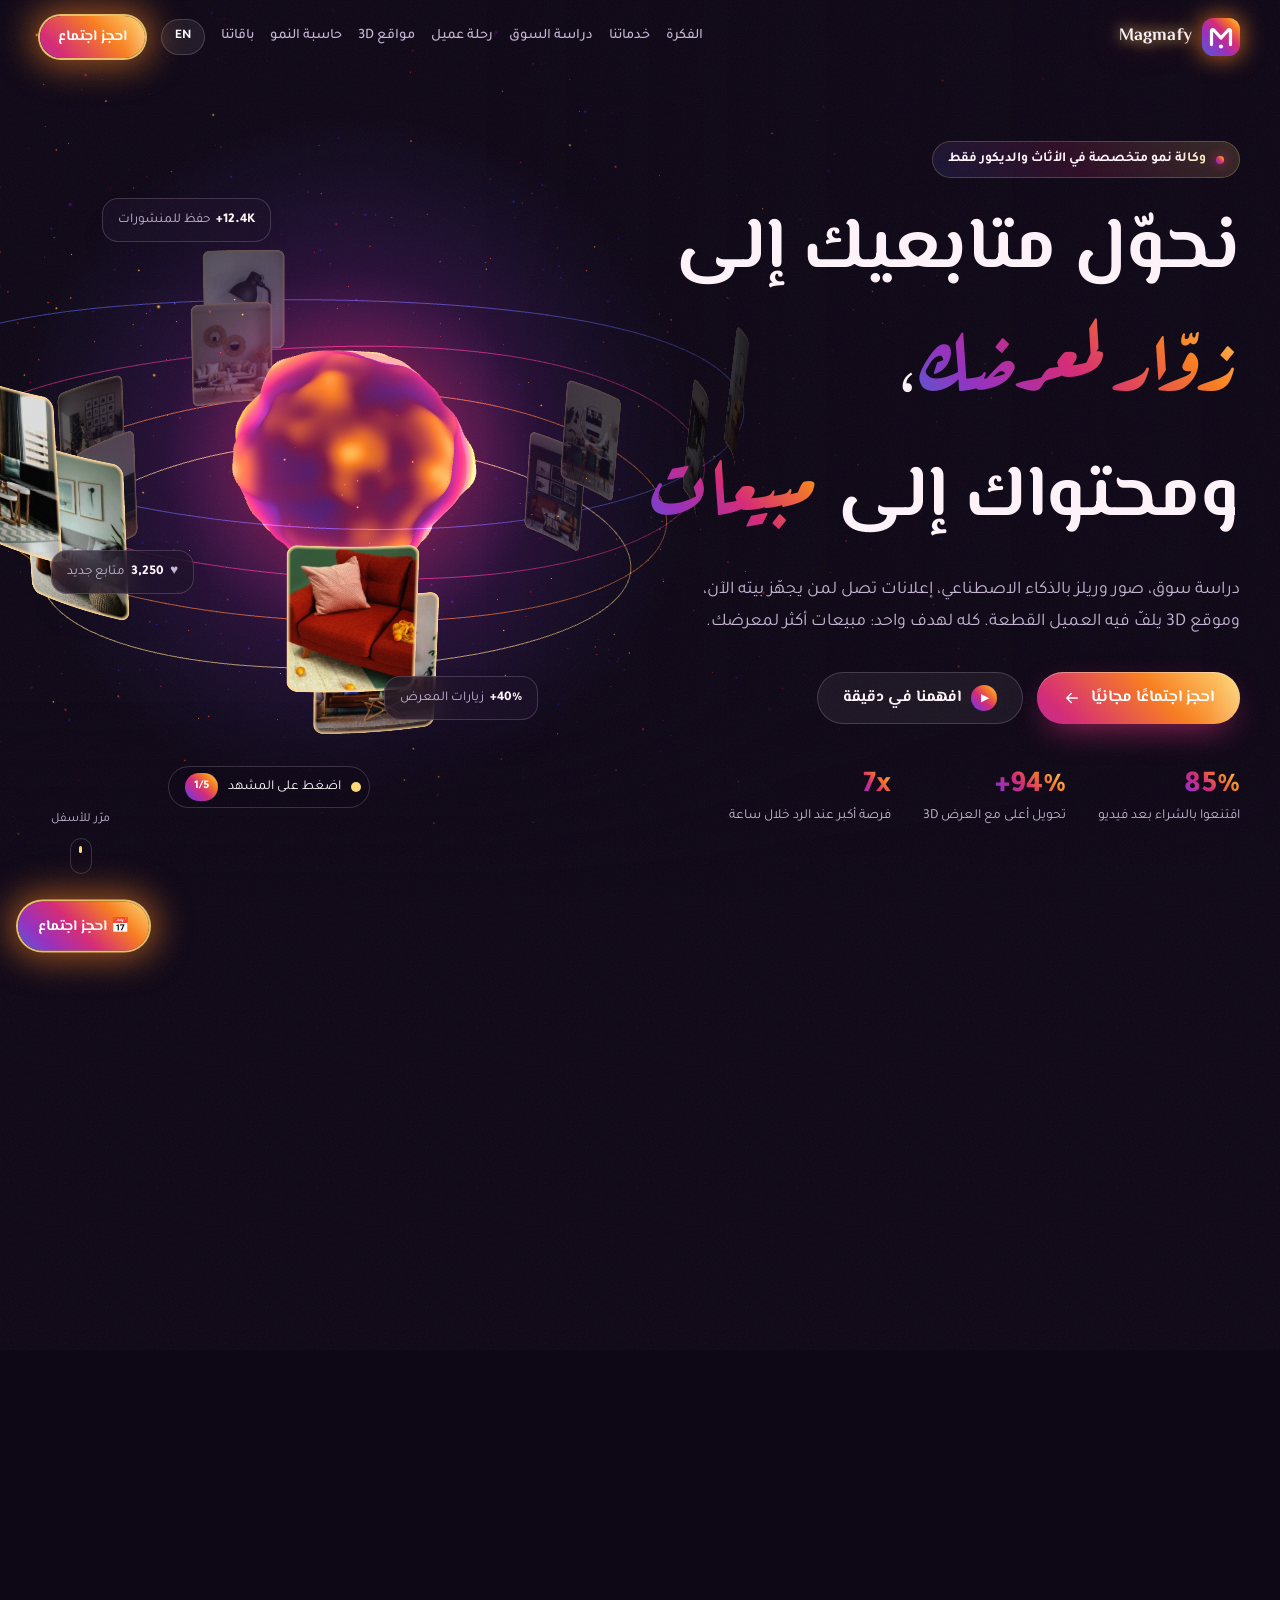
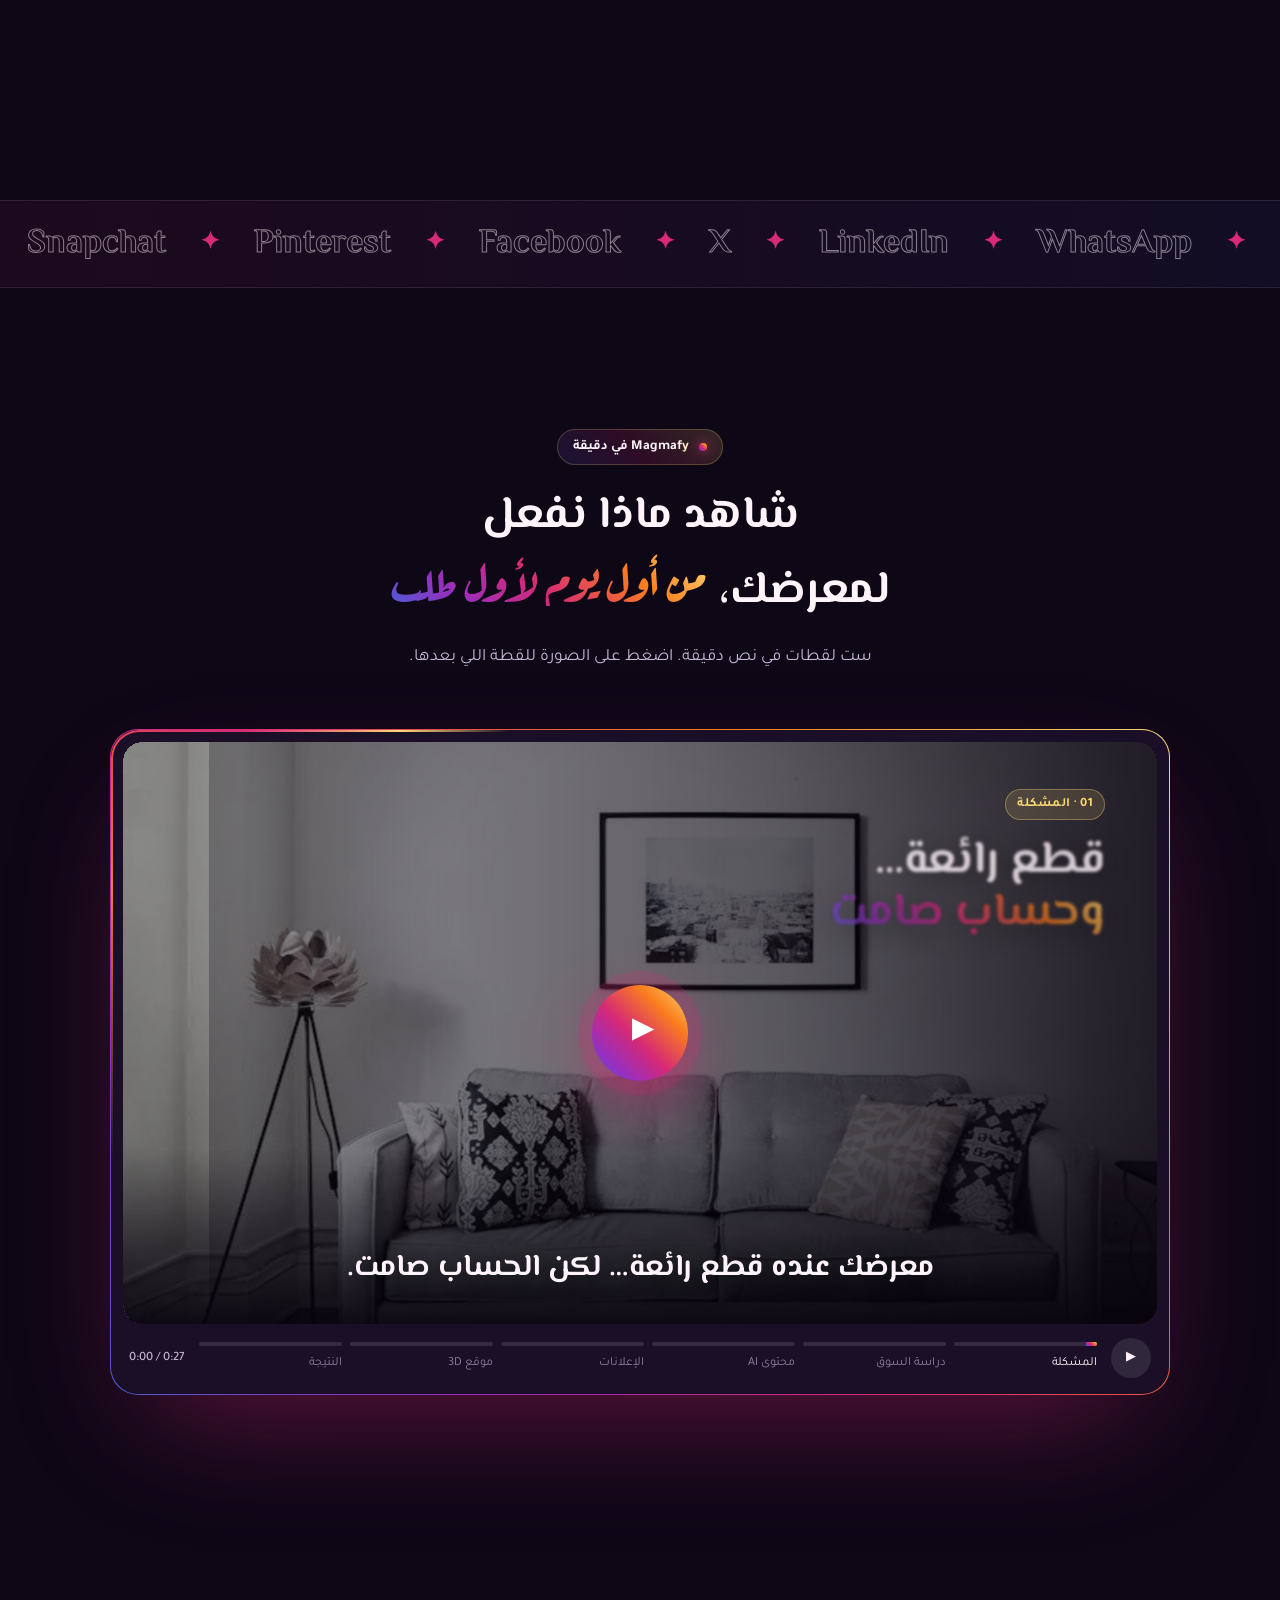
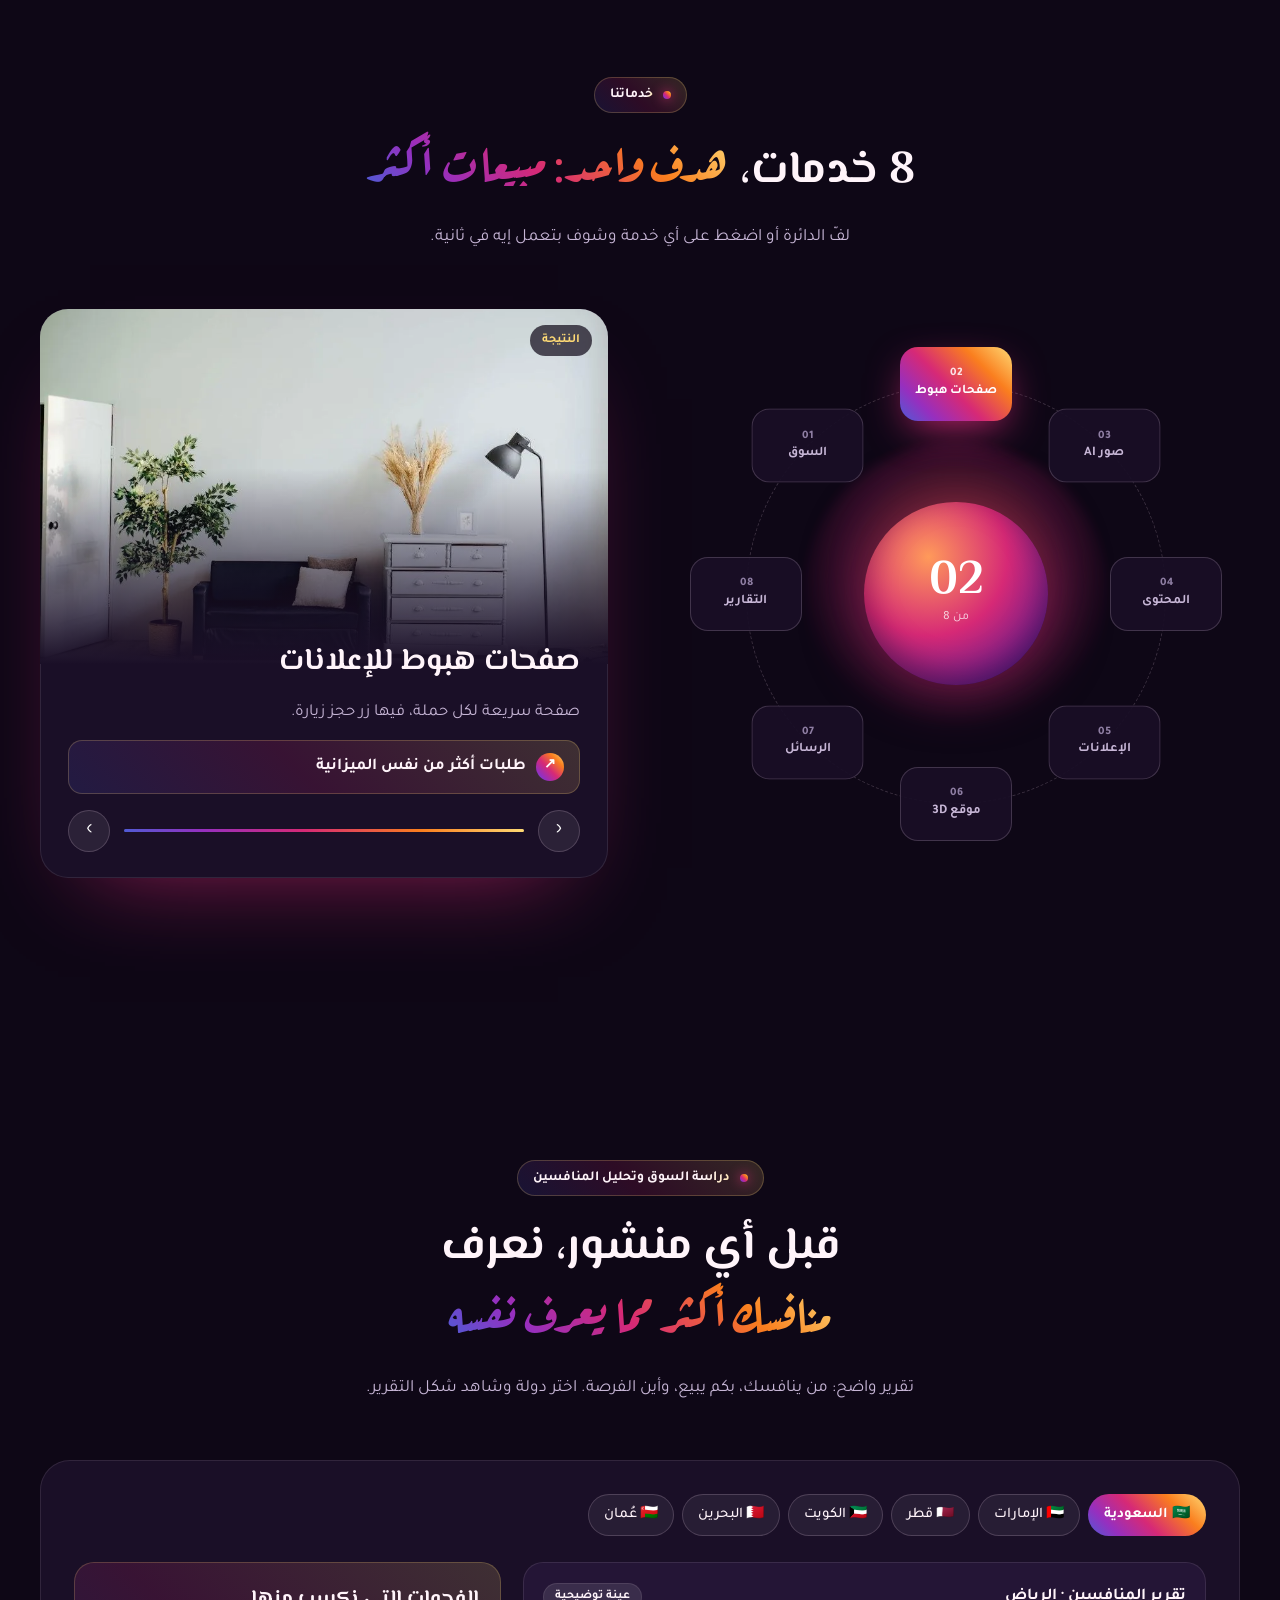
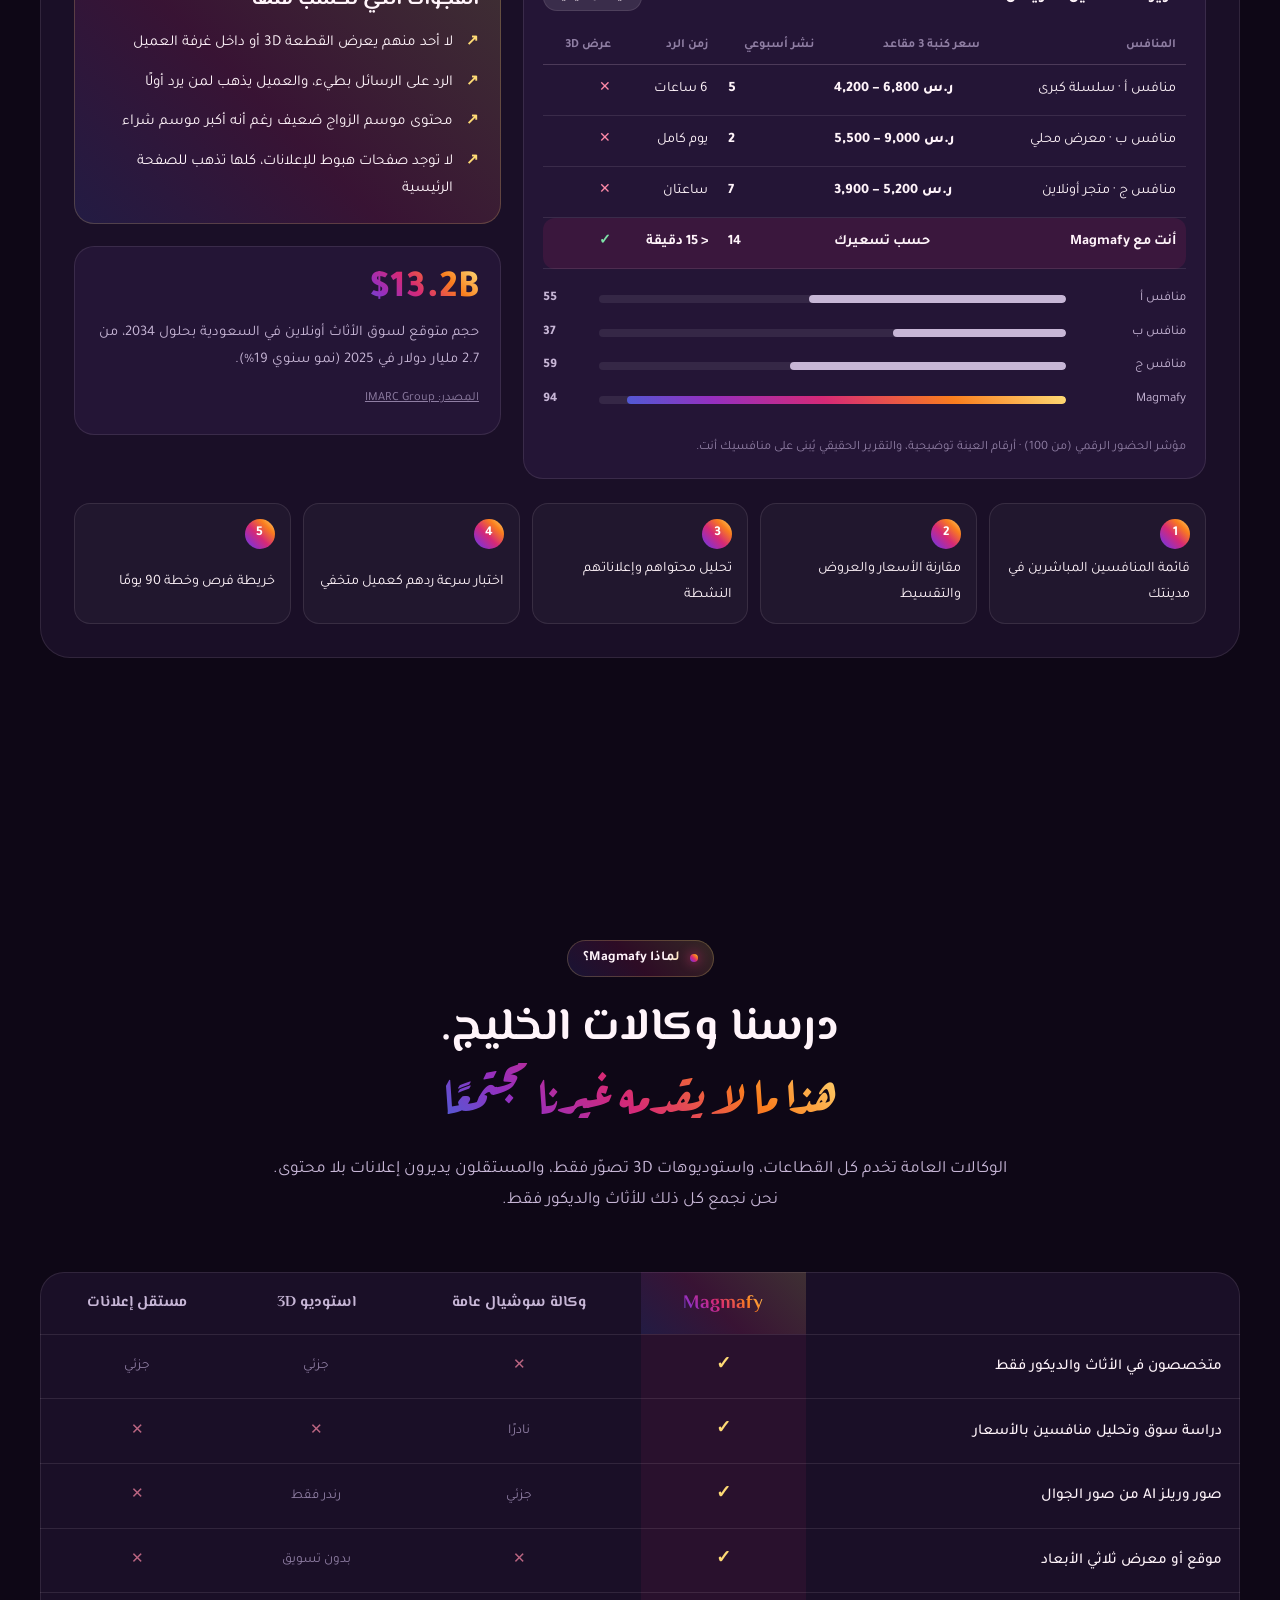
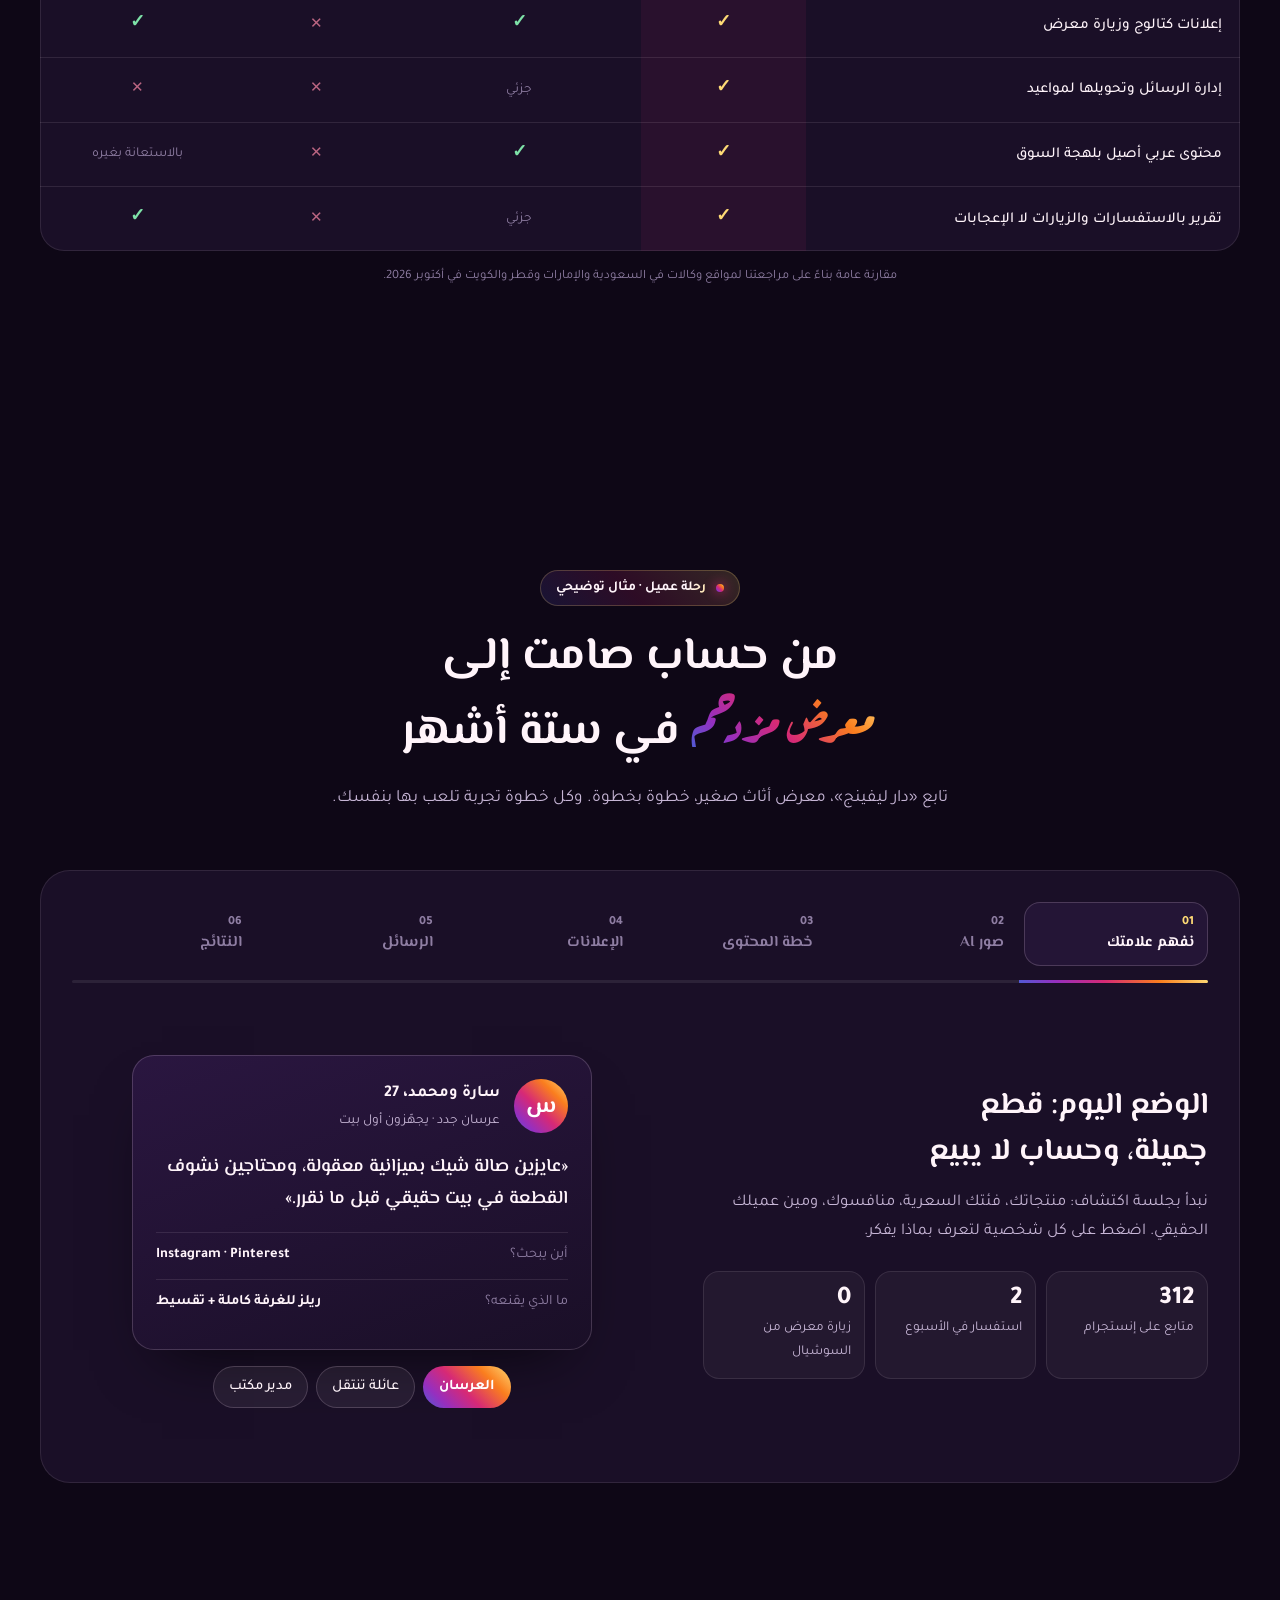
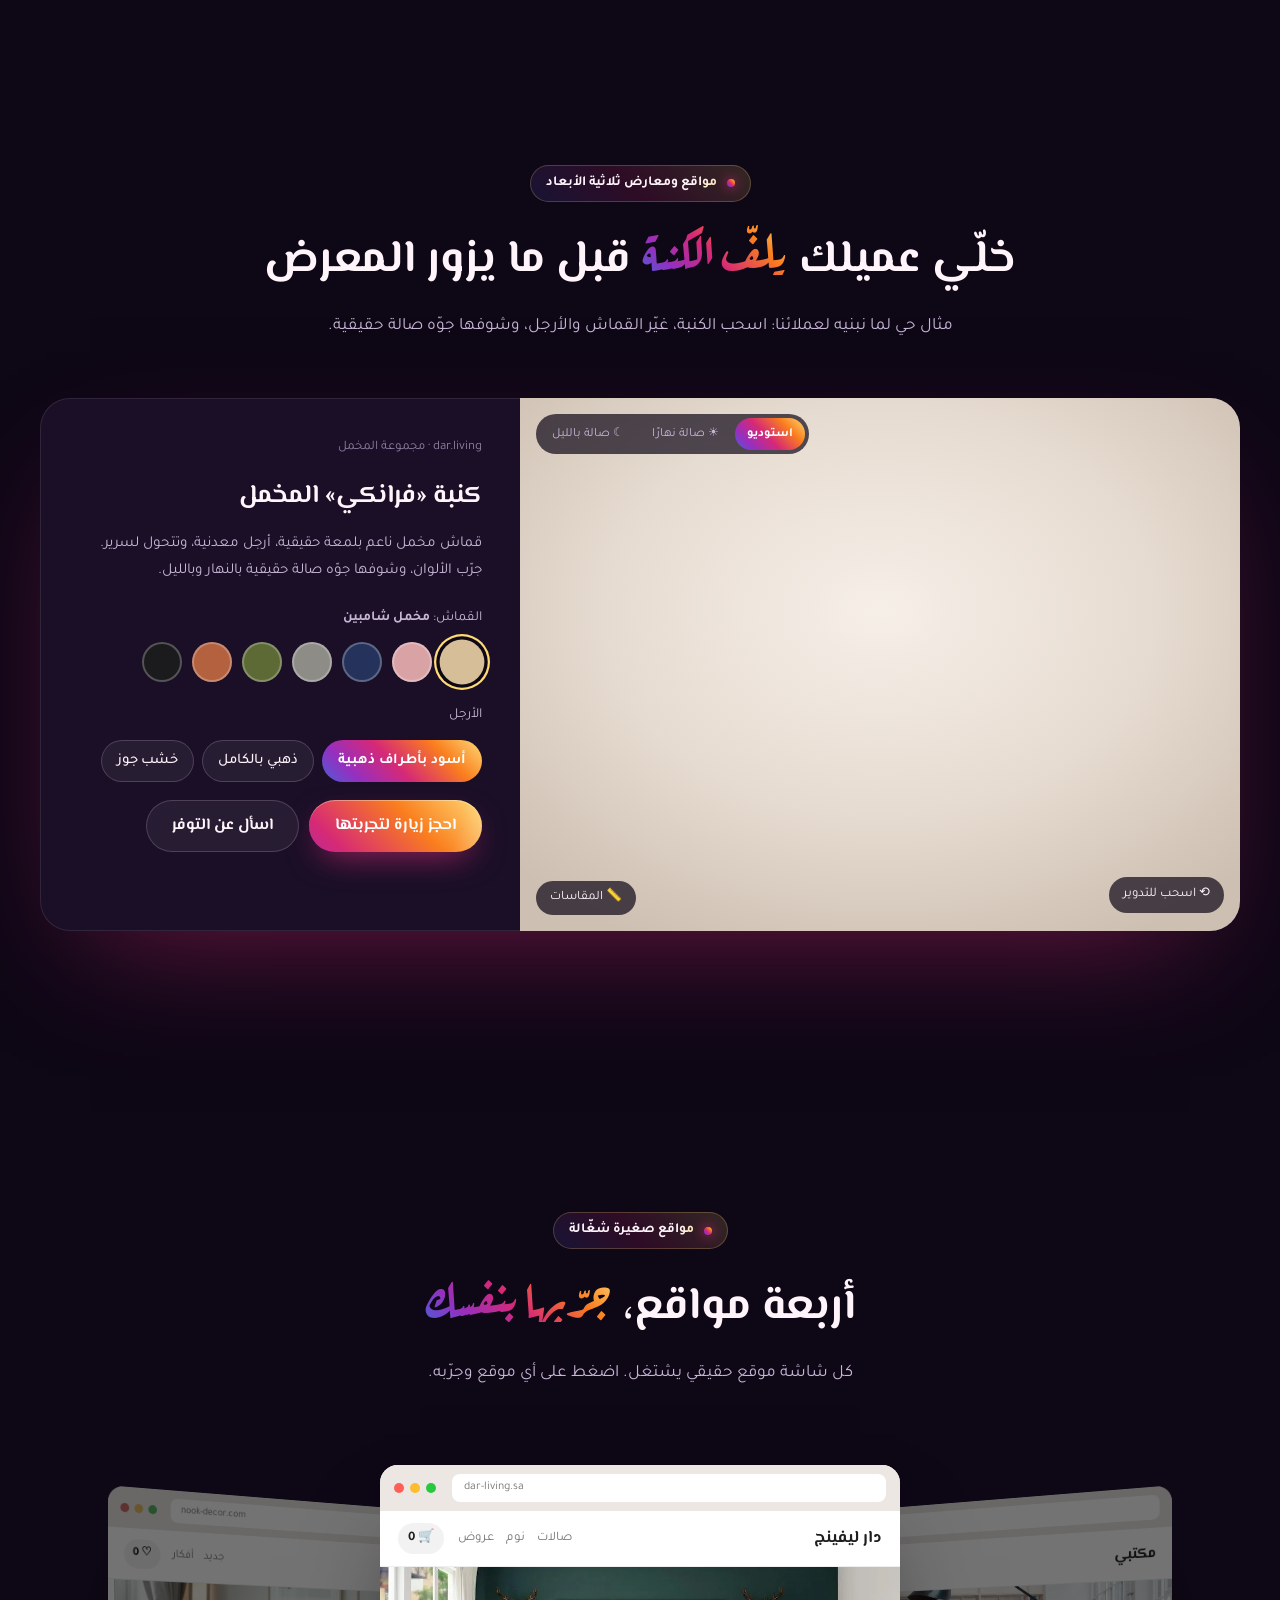
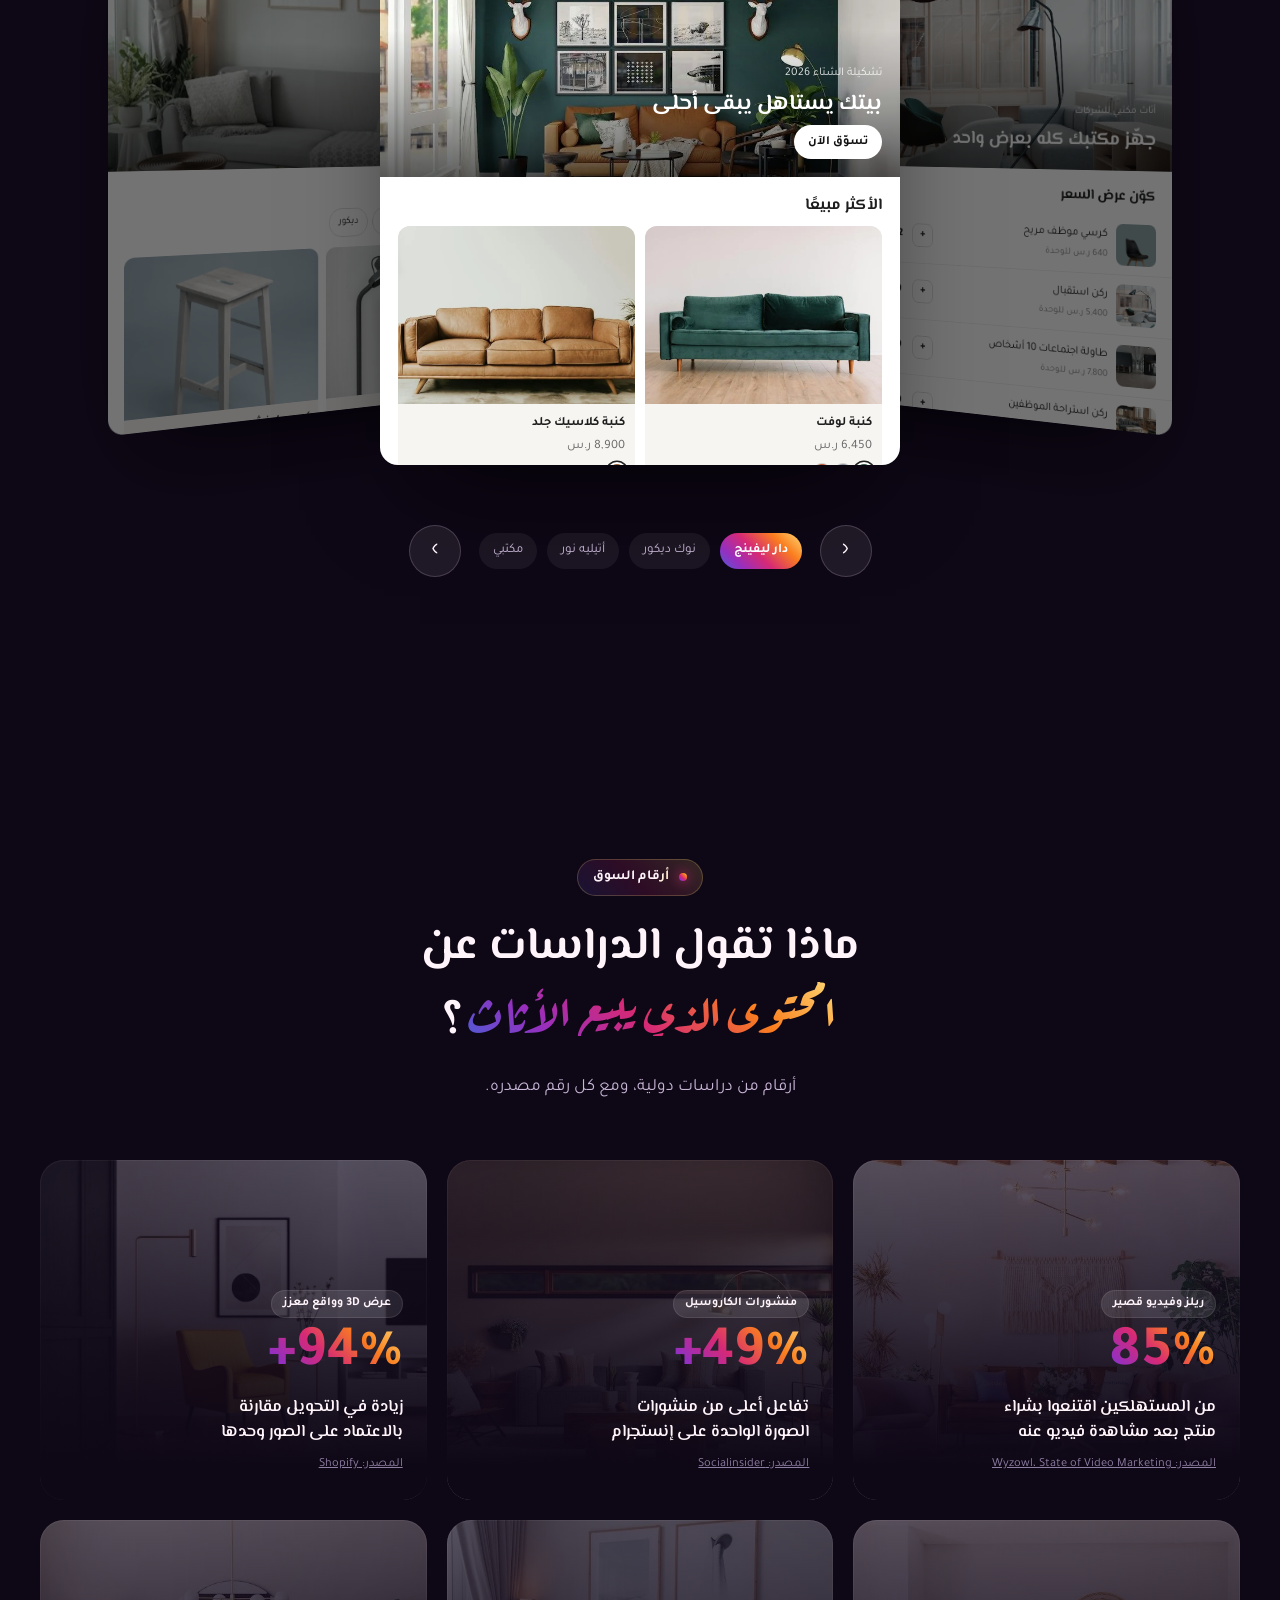
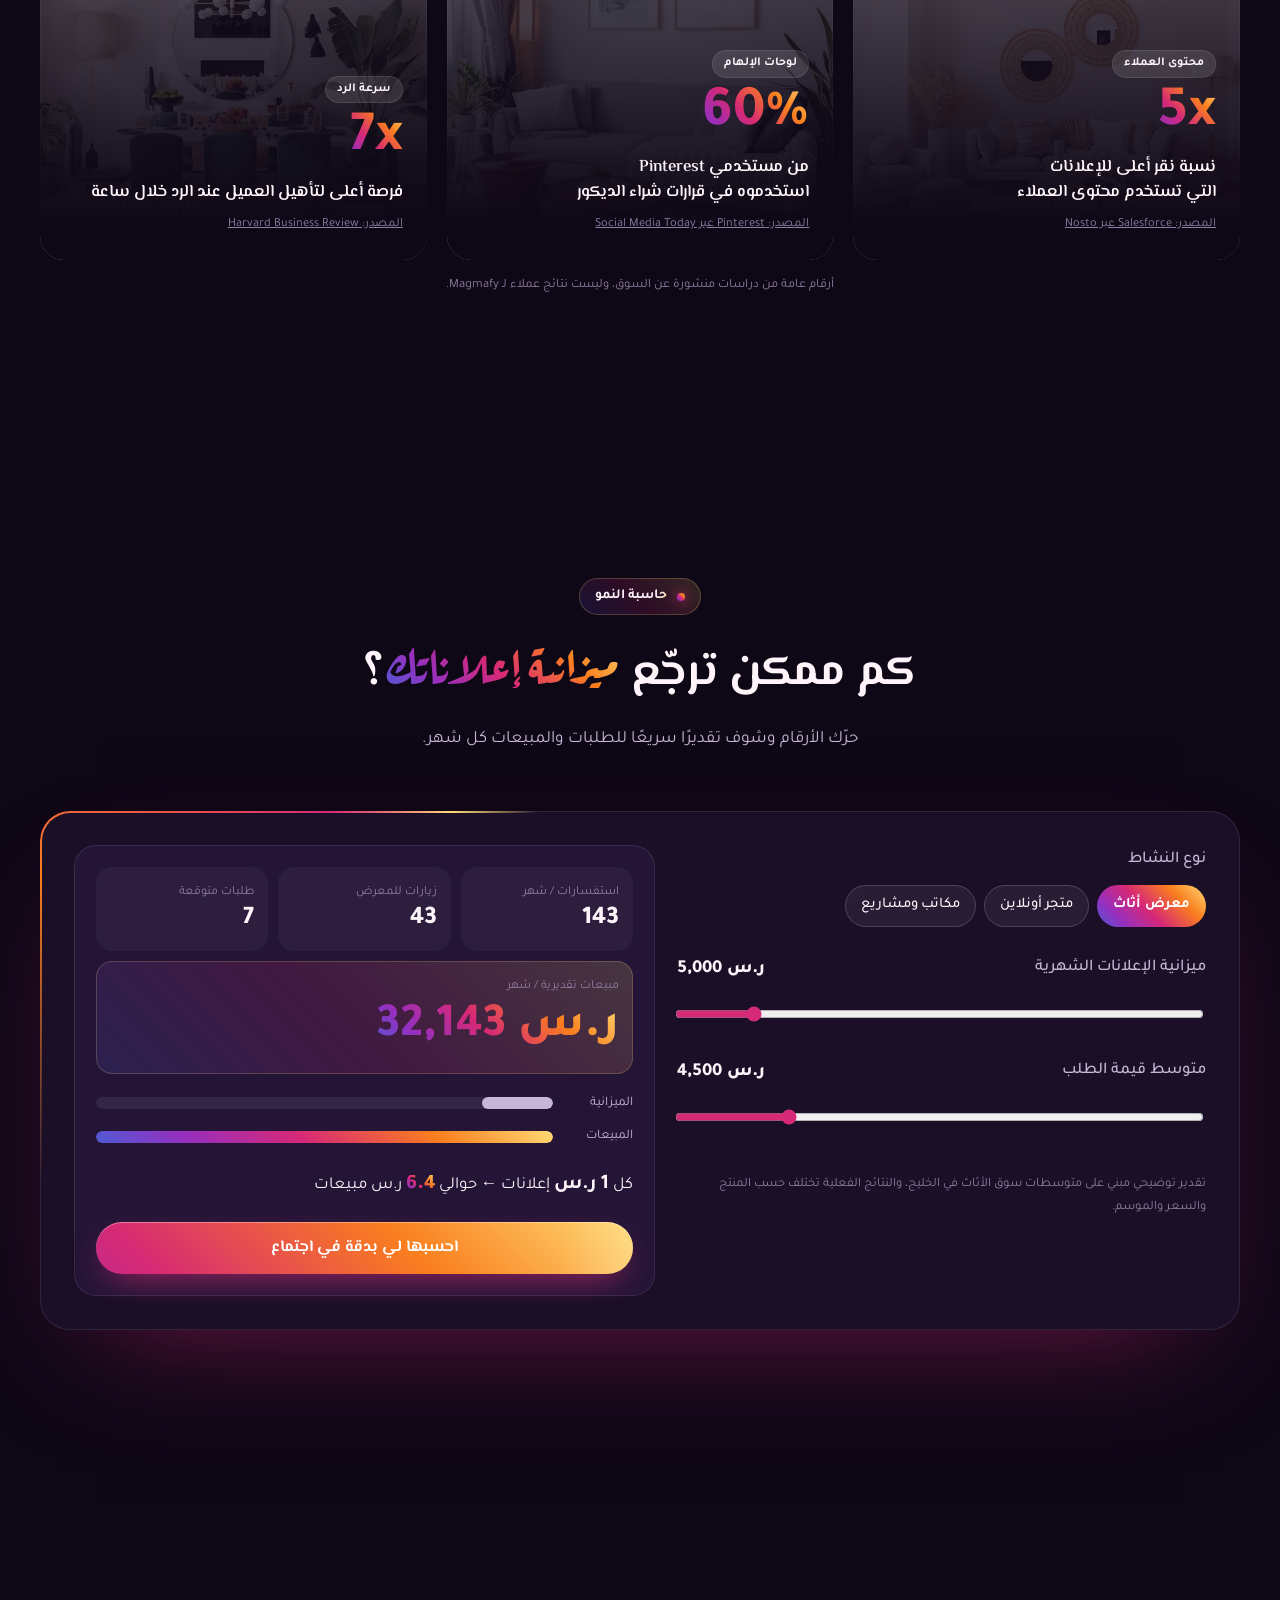
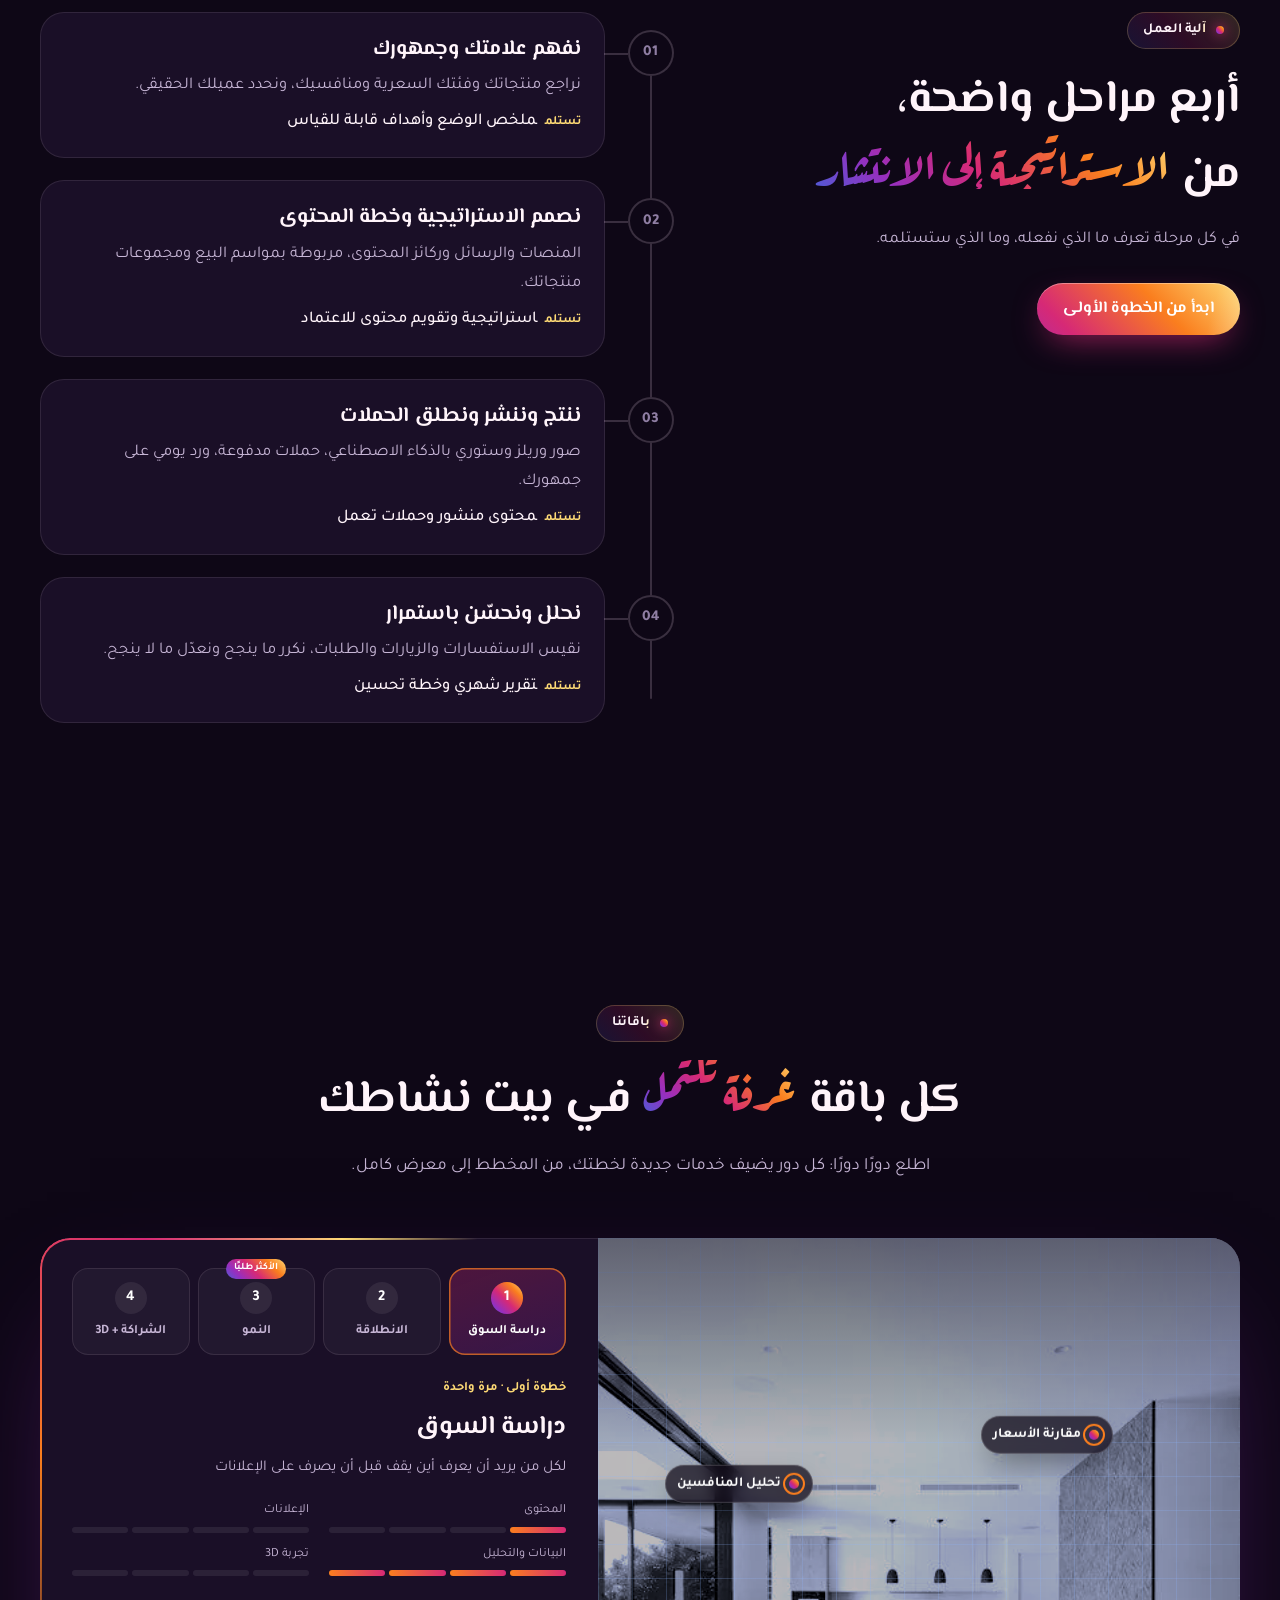
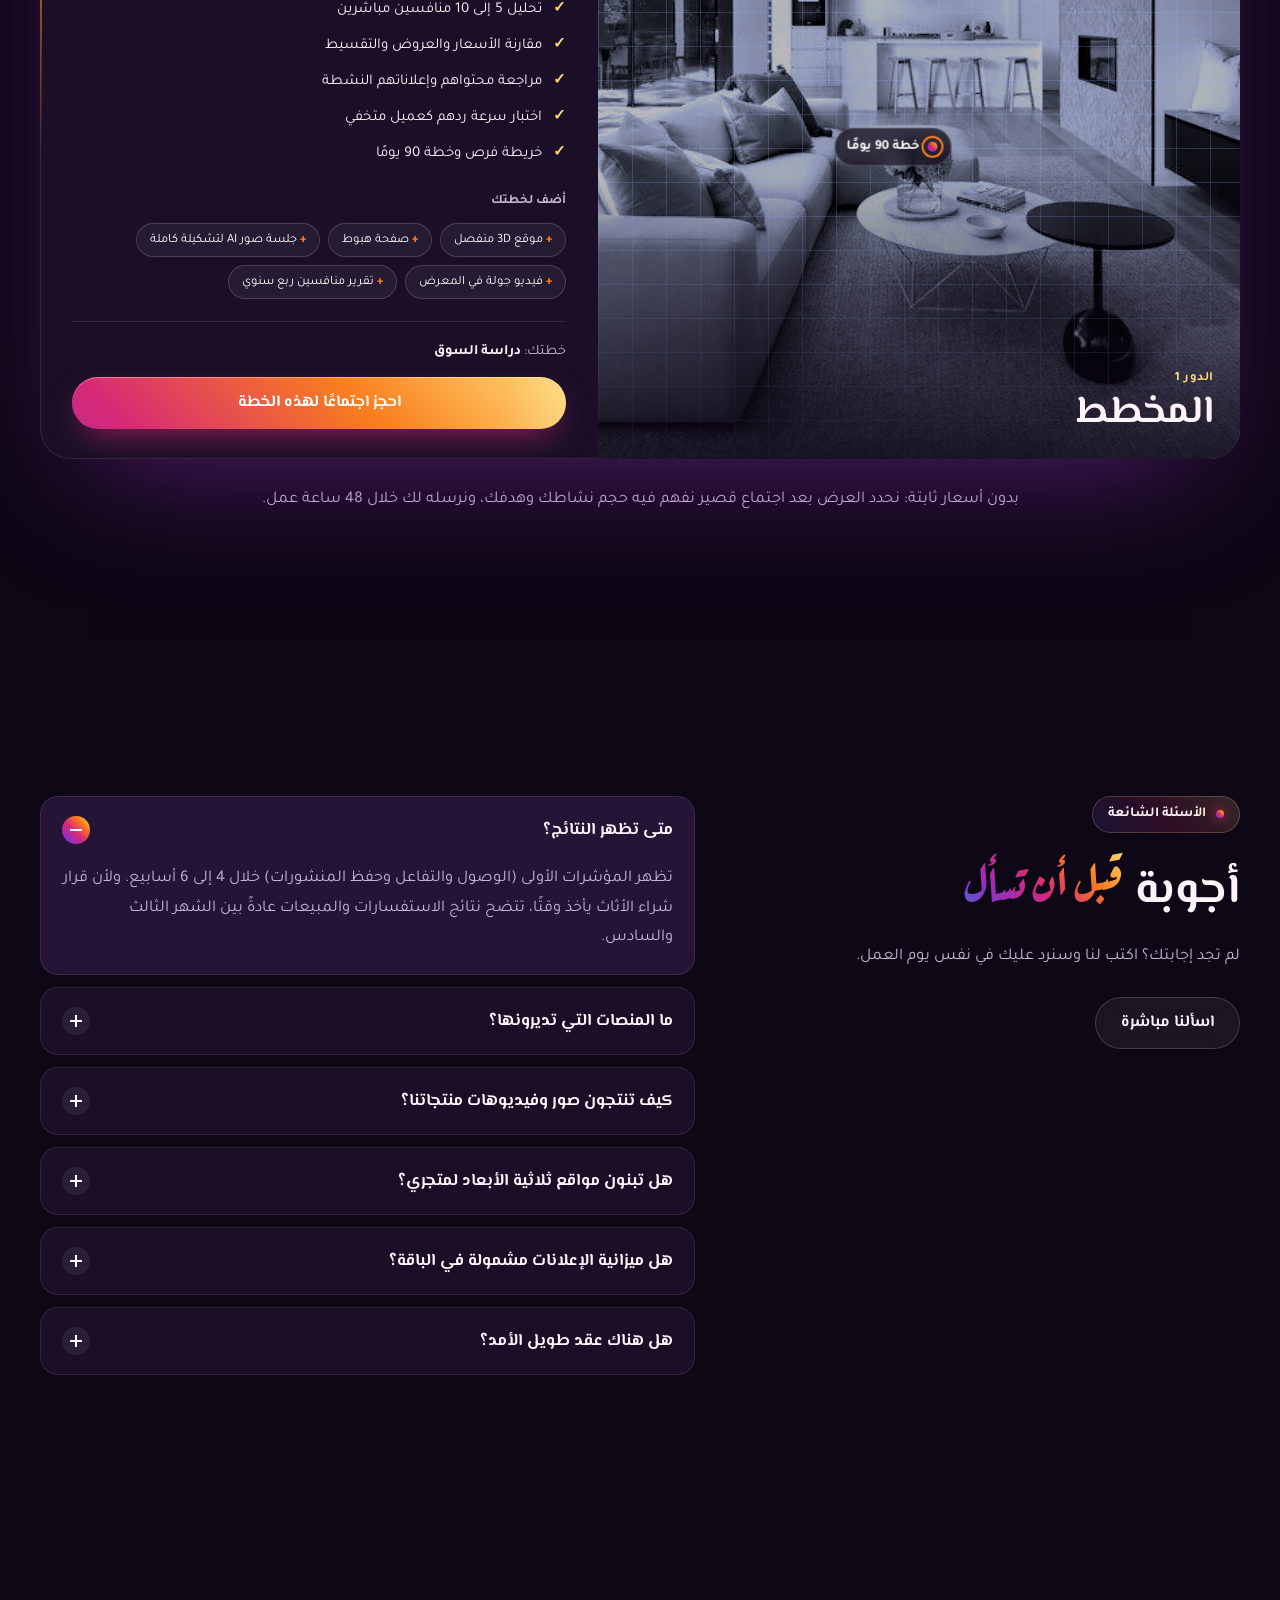
<file: index.html>
<!doctype html>
<html lang="ar" dir="rtl">
<head>
  <meta charset="utf-8">
  <meta name="viewport" content="width=device-width, initial-scale=1, viewport-fit=cover">
  <meta http-equiv="Content-Security-Policy" content="default-src 'self'; script-src 'self' 'sha256-3501N0+YQLnKeb4XiwmX2IIMx4LJ+3mJnasQkBa5Mp8=' 'sha256-vC1cI8dsE+n7/tOWiTdyWrs/uTTwRFrXF3P1WYIg31Y='; style-src 'self' 'unsafe-inline'; img-src 'self' data: blob:; font-src 'self'; connect-src 'self' data: blob: https://formsubmit.co; media-src 'self' blob:; worker-src 'self' blob:; frame-src 'none'; object-src 'none'; base-uri 'self'; form-action 'self'">
  <meta name="referrer" content="strict-origin-when-cross-origin">
  <title>Magmafy | وكالة نمو السوشيال ميديا لمعارض الأثاث والديكور</title>
  <meta name="description" content="Magmafy وكالة نمو متخصصة في معارض الأثاث ومتاجر الديكور: صور وريلز واقعية بالذكاء الاصطناعي، إعلانات، إدارة رسائل، ومواقع ثلاثية الأبعاد تبيع قطعك.">
  <meta name="theme-color" content="#0e0716">
  <meta name="color-scheme" content="dark">
  <meta property="og:title" content="Magmafy | نحوّل متابعيك إلى زوّار لمعرضك">
  <meta property="og:description" content="وكالة نمو متخصصة في الأثاث والديكور: محتوى بالذكاء الاصطناعي، إعلانات، ومواقع ثلاثية الأبعاد.">
  <meta property="og:type" content="website">
  <link rel="icon" href="assets/img/favicon.svg" type="image/svg+xml">
  <link rel="canonical" href="https://killerbood.github.io/Abdallah-Magmafy/">
  <meta property="og:url" content="https://killerbood.github.io/Abdallah-Magmafy/">
  <meta property="og:image" content="https://killerbood.github.io/Abdallah-Magmafy/assets/img/og.jpg">
  <meta property="og:image:width" content="1200"><meta property="og:image:height" content="630">
  <meta property="og:locale" content="ar_SA">
  <meta name="twitter:card" content="summary_large_image">
  <script type="application/ld+json">{"@context":"https://schema.org","@type":"ProfessionalService","name":"Magmafy","description":"وكالة نمو عبر السوشيال ميديا متخصصة في معارض الأثاث ومتاجر الديكور: محتوى بالذكاء الاصطناعي، إعلانات، دراسة سوق، ومواقع ثلاثية الأبعاد.","url":"https://killerbood.github.io/Abdallah-Magmafy/","email":"hello@magmafy.com","areaServed":["SA","AE","QA","KW","BH","OM"],"knowsLanguage":["ar","en"],"serviceType":["Social media marketing","Market research","3D websites","Paid advertising"]}</script>
  <link rel="preload" href="assets/fonts/el-messiri-arabic-700-normal.woff2" as="font" type="font/woff2" crossorigin>
  <link rel="preload" href="assets/fonts/tajawal-arabic-500-normal.woff2" as="font" type="font/woff2" crossorigin>
  <link rel="stylesheet" href="assets/css/style.css">
  <script src="assets/vendor/gsap.min.js" defer></script>
  <script src="assets/vendor/ScrollTrigger.min.js" defer></script>
  <script>try{var l=new URLSearchParams(location.search).get("lang")||localStorage.getItem("mg-lang");if(l==="en"){document.documentElement.lang="en";document.documentElement.dir="ltr"}}catch(e){}</script>
  <script type="importmap">{ "imports": { "three": "./assets/vendor/three.module.min.js" } }</script>
  <script type="module" src="assets/js/main.js"></script>
</head>
<body>
  <a class="skip" href="#main">تخطَّ إلى المحتوى</a>
  <div class="scrollbar" aria-hidden="true"><span id="scrollbar"></span></div>
  <!-- preloader -->
  <div class="preloader" id="preloader" aria-hidden="true">
    <canvas class="preloader__cv"></canvas>
    <div class="preloader__ui">
      <div class="preloader__word">Magmafy</div>
      <div class="preloader__pct num" id="preloader-pct">0%</div>
      <p class="preloader__hint">اضغط على البركان 🔥</p>
    </div>
  </div>

  <div class="grain" aria-hidden="true"></div>
  <div class="cursor" aria-hidden="true"><span class="cursor__dot"></span><span class="cursor__ring"></span></div>

  <!-- header -->
  <header class="header" id="header">
    <div class="wrap header__inner">
      <a href="#home" class="logo" aria-label="Magmafy الرئيسية">
        <svg class="logo__mark" viewBox="0 0 40 40" aria-hidden="true"><defs><linearGradient id="lg-m" x1="0" y1="1" x2="1" y2="0"><stop offset="0" stop-color="#4f5bd5"/><stop offset=".35" stop-color="#962fbf"/><stop offset=".6" stop-color="#d62976"/><stop offset=".82" stop-color="#fa7e1e"/><stop offset="1" stop-color="#feda75"/></linearGradient></defs><rect width="40" height="40" rx="12" fill="url(#lg-m)"/><path d="M10 28V13.5c0-1.2 1.5-1.8 2.3-.9L20 21l7.7-8.4c.8-.9 2.3-.3 2.3.9V28" fill="none" stroke="#fff" stroke-width="3.4" stroke-linecap="round" stroke-linejoin="round"/><circle cx="20" cy="30" r="2.2" fill="#fff"/></svg>
        <span class="logo__word">Magmafy</span>
      </a>
      <nav class="nav" id="nav" aria-label="القائمة الرئيسية">
        <a href="#film">الفكرة</a>
        <a href="#services">خدماتنا</a>
        <a href="#study">دراسة السوق</a>
        <a href="#journey">رحلة عميل</a>
        <a href="#sites3d">مواقع 3D</a>
        <a href="#calc">حاسبة النمو</a>
        <a href="#pricing">باقاتنا</a>
      </nav>
      <button type="button" class="lang-switch" data-lang-switch>EN</button>
      <a href="#contact" class="btn btn--grad btn--sm header__cta magnetic">احجز اجتماع</a>
      <button class="burger" id="burger" aria-label="فتح القائمة" aria-expanded="false" aria-controls="nav"><span></span><span></span></button>
    </div>
  </header>

  <main id="main">
    <!-- ============ HERO ============ -->
    <section class="hero" id="home">
      <div class="hero__pin">
        <canvas id="hero-canvas" aria-hidden="true"></canvas>
        <div class="hero__shade" aria-hidden="true"></div>
        <div class="wrap hero__inner">
          <p class="eyebrow reveal-up"><span class="eyebrow__dot"></span>وكالة نمو متخصصة في الأثاث والديكور فقط</p>
          <h1 class="hero__title" aria-label="نحوّل متابعيك إلى زوّار لمعرضك، ومحتواك إلى مبيعات">
            <span class="line"><span>نحوّل متابعيك إلى</span></span>
            <span class="line"><span><em class="grad">زوّار لمعرضك</em>،</span></span>
            <span class="line"><span>ومحتواك إلى <em class="grad">مبيعات</em></span></span>
          </h1>
          <p class="hero__lede reveal-up">دراسة سوق، صور وريلز بالذكاء الاصطناعي، إعلانات تصل لمن يجهّز بيته الآن، وموقع 3D يلفّ فيه العميل القطعة. كله لهدف واحد: مبيعات أكثر لمعرضك.</p>
          <div class="hero__ctas reveal-up">
            <a href="#contact" class="btn btn--grad magnetic">احجز اجتماعًا مجانيًا <svg class="icon" viewBox="0 0 24 24" aria-hidden="true"><path d="M19 12H5M11 6l-6 6 6 6"/></svg></a>
            <a href="#film" class="btn btn--ghost magnetic"><span class="playdot" aria-hidden="true">▶</span> افهمنا في دقيقة</a>
          </div>
          <ul class="hero__stats reveal-up" aria-label="أرقام سريعة">
            <li><b class="num" data-count="85" data-suffix="%">85%</b><span>اقتنعوا بالشراء بعد فيديو</span></li>
            <li><b class="num" data-count="94" data-prefix="+" data-suffix="%">+94%</b><span>تحويل أعلى مع العرض 3D</span></li>
            <li><b class="num" data-count="7" data-suffix="x">7x</b><span>فرصة أكبر عند الرد خلال ساعة</span></li>
          </ul>
        </div>
        <button type="button" class="hero__tap" id="hero-tap"><i aria-hidden="true"></i><span id="hero-tap-t">اضغط على المشهد</span><b class="num" id="hero-tap-n">1/5</b></button>
        <div class="hero__scroll" aria-hidden="true"><span>مرّر للأسفل</span><i></i></div>
        <div class="hero__tags" aria-hidden="true">
          <span class="htag htag--a"><b class="num">+12.4K</b> حفظ للمنشورات</span>
          <span class="htag htag--b"><b class="num">+40%</b> زيارات المعرض</span>
          <span class="htag htag--c">♥ <b class="num">3,250</b> متابع جديد</span>
        </div>
      </div>
    </section>

    <!-- ============ PLATFORMS MARQUEE ============ -->
    <section class="marquee" aria-label="المنصات التي نديرها">
      <div class="marquee__track" dir="ltr">
        <div class="marquee__row">
          <span>Instagram</span><i>✦</i><span>TikTok</span><i>✦</i><span>Snapchat</span><i>✦</i><span>Pinterest</span><i>✦</i><span>Facebook</span><i>✦</i><span>X</span><i>✦</i><span>LinkedIn</span><i>✦</i><span>WhatsApp</span><i>✦</i>
        </div>
        <div class="marquee__row" aria-hidden="true">
          <span>Instagram</span><i>✦</i><span>TikTok</span><i>✦</i><span>Snapchat</span><i>✦</i><span>Pinterest</span><i>✦</i><span>Facebook</span><i>✦</i><span>X</span><i>✦</i><span>LinkedIn</span><i>✦</i><span>WhatsApp</span><i>✦</i>
        </div>
      </div>
    </section>


    <!-- ============ EXPLAINER FILM ============ -->
    <section class="section film" id="film">
      <div class="wrap">
        <div class="head">
          <p class="eyebrow"><span class="eyebrow__dot"></span>Magmafy في دقيقة</p>
          <h2>شاهد ماذا نفعل لمعرضك، <em class="grad">من أول يوم لأول طلب</em></h2>
          <p>ست لقطات في نص دقيقة. اضغط على الصورة للقطة اللي بعدها.</p>
        </div>
        <div class="film__frame" id="film-frame">
          <div class="film__stage" id="film-stage" aria-live="polite">
            <!-- scene 1 · the problem -->
            <div class="fs fs--1" data-scene="0">
              <div class="fs__bg"><img src="assets/img/sofa-grey.webp" alt="" loading="lazy"></div>
              <div class="fs__hd"><span>01 · المشكلة</span><b>قطع رائعة… <em>وحساب صامت</em></b></div>
              <div class="fs1__card">
                <div class="fs1__top"><i></i><div><b>your.showroom</b><small>معرض أثاث · الرياض</small></div></div>
                <div class="fs1__stats"><div><b class="num">312</b><small>متابع</small></div><div><b class="num">2</b><small>استفسار/أسبوع</small></div><div><b class="num">0</b><small>زيارة</small></div></div>
                <div class="fs1__grid"><img src="assets/img/s/stool.webp" alt=""><img src="assets/img/s/lamp.webp" alt=""><img src="assets/img/s/chair-black.webp" alt=""></div>
                <p class="fs1__last"><i></i>آخر منشور: قبل 23 يومًا</p>
              </div>
              <span class="fs1__dm">💬 0 رسائل جديدة</span>
            </div>
            <!-- scene 2 · market study -->
            <div class="fs fs--2" data-scene="1">
              <div class="fs__bg"><img src="assets/img/office-hall.webp" alt="" loading="lazy"></div>
              <div class="fs__hd"><span>02 · دراسة السوق</span><b>نعرف سوقك <em>أكثر من منافسيك</em></b></div>
              <div class="fs2__radar"><i class="fs2__sweep"></i><b style="--x:30%;--y:34%"></b><b style="--x:66%;--y:28%"></b><b style="--x:58%;--y:70%"></b><b class="you" style="--x:50%;--y:50%"></b></div>
              <div class="fs2__cards">
                <div class="fs2__card"><small>منافس أ · الرياض</small><b>ينشر 3 مرات/أسبوع</b><i style="--w:40%"></i></div>
                <div class="fs2__card"><small>منافس ب · دبي</small><b>يرد بعد 6 ساعات</b><i style="--w:25%"></i></div>
                <div class="fs2__card fs2__card--you"><small>أنت مع Magmafy</small><b>يوميًا · رد خلال دقائق</b><i style="--w:92%"></i></div>
              </div>
              <div class="fs2__cities"><span>الرياض</span><span>جدة</span><span>دبي</span><span>الدوحة</span><span>الكويت</span><span>مسقط</span></div>
            </div>
            <!-- scene 3 · AI content -->
            <div class="fs fs--3" data-scene="2">
              <div class="fs3__before"><img src="assets/img/sofa-leather.webp" alt="" loading="lazy"></div>
              <div class="fs3__after"><img src="assets/img/interior-sun.webp" alt="" loading="lazy"></div>
              <span class="fs3__scan"></span>
              <div class="fs__hd"><span>03 · محتوى AI</span><b>صورة جوال <em>← مشهد يبيع</em></b></div>
              <span class="fs3__tag fs3__tag--b">قبل · صورة الجوال</span>
              <span class="fs3__tag fs3__tag--a">بعد · مشهد AI واقعي</span>
            </div>
            <!-- scene 4 · ads -->
            <div class="fs fs--4" data-scene="3">
              <div class="fs__bg"><img src="assets/img/living-teal.webp" alt="" loading="lazy"></div>
              <div class="fs__hd"><span>04 · الإعلانات</span><b>نصل لمن <em>يجهّز بيته الآن</em></b></div>
              <div class="fs4__ad">
                <div class="fs4__adtop"><i></i><b>your.showroom</b><small>ممول</small></div>
                <img src="assets/img/living-soft.webp" alt="" loading="lazy">
                <div class="fs4__adcta">احجز زيارة للمعرض <span>›</span></div>
              </div>
              <div class="fs4__chips"><span>💍 عرسان جدد</span><span>🏠 عائلة تنتقل</span><span>💼 مكتب جديد</span><span>🎨 تجديد ديكور</span></div>
              <div class="fs4__reach"><small>وصول هذا الأسبوع</small><b class="num" data-to="48200">0</b></div>
            </div>
            <!-- scene 5 · 3D site -->
            <div class="fs fs--5" data-scene="4">
              <div class="fs__bg"><img src="assets/img/interior-classic.webp" alt="" loading="lazy"></div>
              <div class="fs__hd"><span>05 · موقع 3D</span><b>عميلك يلفّ القطعة <em>ويختار لونها</em></b></div>
              <div class="fs5__browser"><div class="fs5__bar"><i></i><i></i><i></i><span>your-showroom.sa</span></div>
                <div class="fs5__body"><div class="fs5__cube"><img src="assets/img/s/sofa-orange.webp" alt=""><img src="assets/img/s/sofa-green.webp" alt=""><img src="assets/img/s/sofa-grey.webp" alt=""><img src="assets/img/s/sofa-leather.webp" alt=""></div>
                <div class="fs5__sw"><i style="--c:#c2410c"></i><i style="--c:#166534"></i><i style="--c:#64748b"></i><i style="--c:#92400e"></i></div></div></div>
            </div>
            <!-- scene 6 · result -->
            <div class="fs fs--6" data-scene="5">
              <div class="fs__bg"><img src="assets/img/living-calm.webp" alt="" loading="lazy"></div>
              <div class="fs__hd"><span>06 · النتيجة</span><b>أرقام <em>تقدر تعدّها</em></b></div>
              <div class="fs6__kpis"><div><b class="num" data-to="186">0</b><small>استفسار/شهر</small></div><div><b class="num" data-to="64">0</b><small>زيارة معرض</small></div><div><b class="num" data-to="8640">0</b><small>متابع</small></div></div>
              <svg class="fs6__chart" viewBox="0 0 300 100" preserveAspectRatio="none" aria-hidden="true"><path d="M300 92 C260 90 240 80 210 74 S160 60 130 46 S70 24 0 8" fill="none" stroke="url(#dash-l)" stroke-width="4" stroke-linecap="round"/></svg>
              <a href="#contact" class="btn btn--grad fs6__cta">احجز اجتماعك</a>
            </div>
            <p class="film__caption" id="film-caption">معرضك عنده قطع رائعة… لكن الحساب صامت.</p>
            <span class="film__tap" aria-hidden="true">اضغط للقطة التالية ›</span>
            <button type="button" class="film__play" id="film-play" aria-label="تشغيل الفيلم"><span>▶</span></button>
          </div>
          <div class="film__ctl">
            <button type="button" class="film__toggle" id="film-toggle" aria-label="تشغيل أو إيقاف">▶</button>
            <ol class="film__chapters" id="film-chapters">
              <li><button type="button" data-s="0"><i><span></span></i>المشكلة</button></li>
              <li><button type="button" data-s="1"><i><span></span></i>دراسة السوق</button></li>
              <li><button type="button" data-s="2"><i><span></span></i>محتوى AI</button></li>
              <li><button type="button" data-s="3"><i><span></span></i>الإعلانات</button></li>
              <li><button type="button" data-s="4"><i><span></span></i>موقع 3D</button></li>
              <li><button type="button" data-s="5"><i><span></span></i>النتيجة</button></li>
            </ol>
            <span class="film__time num" id="film-time">0:00 / 0:27</span>
          </div>
        </div>
      </div>
    </section>

    <!-- ============ SERVICES (dial) ============ -->
    <section class="section services" id="services">
      <div class="wrap">
        <div class="head">
          <p class="eyebrow"><span class="eyebrow__dot"></span>خدماتنا</p>
          <h2>8 خدمات، <em class="grad">هدف واحد: مبيعات أكثر</em></h2>
          <p>لفّ الدائرة أو اضغط على أي خدمة وشوف بتعمل إيه في ثانية.</p>
        </div>
        <div class="dial" id="dial">
          <div class="dial__ring" id="dial-ring" role="tablist" aria-label="اختر خدمة">
            <div class="dial__core" aria-hidden="true"><b class="num" id="dial-num">01</b><span>من 8</span></div>
          </div>
          <article class="dial__card" id="dial-card" aria-live="polite">
            <div class="dial__img"><img id="dial-img" src="assets/img/analytics.webp" alt="" loading="lazy"><span class="dial__tag" id="dial-tag">تستلم</span></div>
            <div class="dial__body">
              <h3 id="dial-title">دراسة السوق</h3>
              <p class="dial__line" id="dial-line">نعرف منافسيك وأسعارهم قبل ما نصرف ريال.</p>
              <p class="dial__res"><i aria-hidden="true">↗</i><span id="dial-res">تقرير منافسين وخريطة فرص في 10 أيام</span></p>
              <div class="dial__nav">
                <button type="button" class="dial__btn" id="dial-prev" aria-label="الخدمة السابقة">‹</button>
                <span class="dial__bar" aria-hidden="true"><i id="dial-bar"></i></span>
                <button type="button" class="dial__btn" id="dial-next" aria-label="الخدمة التالية">›</button>
              </div>
            </div>
          </article>
        </div>
      </div>
    </section>

    <!-- ============ MARKET STUDY ============ -->
    <section class="section study" id="study">
      <div class="wrap">
        <div class="head">
          <p class="eyebrow"><span class="eyebrow__dot"></span>دراسة السوق وتحليل المنافسين</p>
          <h2>قبل أي منشور، نعرف <em class="grad">منافسك أكثر مما يعرف نفسه</em></h2>
          <p>تقرير واضح: من ينافسك، بكم يبيع، وأين الفرصة. اختر دولة وشاهد شكل التقرير.</p>
        </div>
        <div class="study__box">
          <div class="study__countries" role="tablist" aria-label="اختر الدولة" id="study-countries">
            <button role="tab" aria-selected="true" data-c="sa">🇸🇦 السعودية</button>
            <button role="tab" aria-selected="false" data-c="ae">🇦🇪 الإمارات</button>
            <button role="tab" aria-selected="false" data-c="qa">🇶🇦 قطر</button>
            <button role="tab" aria-selected="false" data-c="kw">🇰🇼 الكويت</button>
            <button role="tab" aria-selected="false" data-c="bh">🇧🇭 البحرين</button>
            <button role="tab" aria-selected="false" data-c="om">🇴🇲 عُمان</button>
          </div>
          <div class="study__grid">
            <div class="study__report">
              <div class="study__rhead"><b>تقرير المنافسين · <span id="study-city">الرياض</span></b><span class="pill">عينة توضيحية</span></div>
              <div class="study__tablewrap">
                <table class="study__table">
                  <thead><tr><th>المنافس</th><th>سعر كنبة 3 مقاعد</th><th>نشر أسبوعي</th><th>زمن الرد</th><th>عرض 3D</th></tr></thead>
                  <tbody id="study-rows"></tbody>
                </table>
              </div>
              <div class="study__bars" id="study-bars"></div>
            </div>
            <div class="study__side">
              <div class="study__gaps">
                <h3>الفجوات التي نكسب منها</h3>
                <ul id="study-gaps"></ul>
              </div>
              <div class="study__fact">
                <b class="num grad">$13.2B</b>
                <p>حجم متوقع لسوق الأثاث أونلاين في السعودية بحلول 2034، من 2.7 مليار دولار في 2025 (نمو سنوي 19%).</p>
                <a href="https://www.imarcgroup.com/saudi-arabia-online-furniture-market" target="_blank" rel="noopener noreferrer">المصدر: IMARC Group</a>
              </div>
            </div>
          </div>
          <ul class="study__deliver">
            <li><b>1</b>قائمة المنافسين المباشرين في مدينتك</li>
            <li><b>2</b>مقارنة الأسعار والعروض والتقسيط</li>
            <li><b>3</b>تحليل محتواهم وإعلاناتهم النشطة</li>
            <li><b>4</b>اختبار سرعة ردهم كعميل متخفي</li>
            <li><b>5</b>خريطة فرص وخطة 90 يومًا</li>
          </ul>
        </div>
      </div>
    </section>

    <!-- ============ COMPARE ============ -->
    <section class="section compare" id="compare">
      <div class="wrap">
        <div class="head">
          <p class="eyebrow"><span class="eyebrow__dot"></span>لماذا Magmafy؟</p>
          <h2>درسنا وكالات الخليج. <em class="grad">هذا ما لا يقدمه غيرنا مجتمعًا</em></h2>
          <p>الوكالات العامة تخدم كل القطاعات، واستوديوهات 3D تصوّر فقط، والمستقلون يديرون إعلانات بلا محتوى. نحن نجمع كل ذلك للأثاث والديكور فقط.</p>
        </div>
        <div class="cmp__wrap">
          <table class="cmp">
            <thead><tr><th></th><th class="cmp__us"><span>Magmafy</span></th><th>وكالة سوشيال عامة</th><th>استوديو 3D</th><th>مستقل إعلانات</th></tr></thead>
            <tbody>
              <tr><th>متخصصون في الأثاث والديكور فقط</th><td class="y">✓</td><td class="n">✕</td><td class="p">جزئي</td><td class="p">جزئي</td></tr>
              <tr><th>دراسة سوق وتحليل منافسين بالأسعار</th><td class="y">✓</td><td class="p">نادرًا</td><td class="n">✕</td><td class="n">✕</td></tr>
              <tr><th>صور وريلز AI من صور الجوال</th><td class="y">✓</td><td class="p">جزئي</td><td class="p">رندر فقط</td><td class="n">✕</td></tr>
              <tr><th>موقع أو معرض ثلاثي الأبعاد</th><td class="y">✓</td><td class="n">✕</td><td class="p">بدون تسويق</td><td class="n">✕</td></tr>
              <tr><th>إعلانات كتالوج وزيارة معرض</th><td class="y">✓</td><td class="y">✓</td><td class="n">✕</td><td class="y">✓</td></tr>
              <tr><th>إدارة الرسائل وتحويلها لمواعيد</th><td class="y">✓</td><td class="p">جزئي</td><td class="n">✕</td><td class="n">✕</td></tr>
              <tr><th>محتوى عربي أصيل بلهجة السوق</th><td class="y">✓</td><td class="y">✓</td><td class="n">✕</td><td class="p">بالاستعانة بغيره</td></tr>
              <tr><th>تقرير بالاستفسارات والزيارات لا الإعجابات</th><td class="y">✓</td><td class="p">جزئي</td><td class="n">✕</td><td class="y">✓</td></tr>
            </tbody>
          </table>
        </div>
        <p class="fine center">مقارنة عامة بناءً على مراجعتنا لمواقع وكالات في السعودية والإمارات وقطر والكويت في أكتوبر 2026.</p>
      </div>
    </section>

    <!-- ============ JOURNEY ============ -->
    <section class="section journey" id="journey">
      <div class="wrap">
        <div class="head">
          <p class="eyebrow"><span class="eyebrow__dot"></span>رحلة عميل · مثال توضيحي</p>
          <h2>من حساب صامت إلى <em class="grad">معرض مزدحم</em> في ستة أشهر</h2>
          <p>تابع «دار ليفينج»، معرض أثاث صغير، خطوة بخطوة. وكل خطوة تجربة تلعب بها بنفسك.</p>
        </div>

        <div class="jy" id="jy">
          <ol class="jy__tabs" role="tablist" aria-label="مراحل الرحلة">
            <li><button role="tab" aria-selected="true" aria-controls="jy-1" id="jt-1"><b class="num">01</b>نفهم علامتك</button></li>
            <li><button role="tab" aria-selected="false" aria-controls="jy-2" id="jt-2" tabindex="-1"><b class="num">02</b>صور AI</button></li>
            <li><button role="tab" aria-selected="false" aria-controls="jy-3" id="jt-3" tabindex="-1"><b class="num">03</b>خطة المحتوى</button></li>
            <li><button role="tab" aria-selected="false" aria-controls="jy-4" id="jt-4" tabindex="-1"><b class="num">04</b>الإعلانات</button></li>
            <li><button role="tab" aria-selected="false" aria-controls="jy-5" id="jt-5" tabindex="-1"><b class="num">05</b>الرسائل</button></li>
            <li><button role="tab" aria-selected="false" aria-controls="jy-6" id="jt-6" tabindex="-1"><b class="num">06</b>النتائج</button></li>
          </ol>
          <div class="jy__progress" aria-hidden="true"><span id="jy-bar"></span></div>

          <div class="jy__panels">
            <!-- 1 -->
            <div class="jy__panel is-on" role="tabpanel" id="jy-1" aria-labelledby="jt-1">
              <div class="jy__text">
                <h3>الوضع اليوم: قطع جميلة، وحساب لا يبيع</h3>
                <p>نبدأ بجلسة اكتشاف: منتجاتك، فئتك السعرية، منافسوك، ومين عميلك الحقيقي. اضغط على كل شخصية لتعرف بماذا يفكر.</p>
                <ul class="jy__now">
                  <li><b class="num">312</b>متابع على إنستجرام</li>
                  <li><b class="num">2</b>استفسار في الأسبوع</li>
                  <li><b class="num">0</b>زيارة معرض من السوشيال</li>
                </ul>
              </div>
              <div class="jy__demo">
                <div class="persona-card" id="persona">
                  <div class="persona-card__top"><span class="persona-card__av" id="persona-av">س</span><div><b id="persona-name">سارة ومحمد، 27</b><small id="persona-role">عرسان جدد · يجهّزون أول بيت</small></div></div>
                  <blockquote id="persona-quote">«عايزين صالة شيك بميزانية معقولة، ومحتاجين نشوف القطعة في بيت حقيقي قبل ما نقرر.»</blockquote>
                  <div class="persona-card__meta"><span>أين يبحث؟</span><b id="persona-where">Instagram · Pinterest</b></div>
                  <div class="persona-card__meta"><span>ما الذي يقنعه؟</span><b id="persona-hook">ريلز للغرفة كاملة + تقسيط</b></div>
                </div>
                <div class="persona-pick" role="group" aria-label="اختر شخصية">
                  <button type="button" aria-pressed="true" data-p="0">العرسان</button>
                  <button type="button" aria-pressed="false" data-p="1">عائلة تنتقل</button>
                  <button type="button" aria-pressed="false" data-p="2">مدير مكتب</button>
                </div>
              </div>
            </div>

            <!-- 2 -->
            <div class="jy__panel" role="tabpanel" id="jy-2" aria-labelledby="jt-2" hidden>
              <div class="jy__text">
                <h3>من صورة جوال إلى مشهد يُحفظ ويُشارك</h3>
                <p>نفس القطعة، بنفس الشكل والخامة واللون: من صورة جوال في المخزن إلى صالة مصممة بالنهار أو بالليل. اسحب الخط لتقارن.</p>
                <div class="jy__chips" role="group" aria-label="اختر قطعة">
                  <button type="button" aria-pressed="true" data-ba="0">الكنبة المخمل</button>
                  <button type="button" aria-pressed="false" data-ba="1">الكرسي الأصفر</button>
                  <button type="button" aria-pressed="false" data-ba="2">الكنبة الجلد</button>
                </div>
              </div>
              <div class="jy__demo">
                <div class="ba" id="ba" style="--x:50%">
                  <img class="ba__after" id="ba-after" src="assets/img/ba-v-after.webp" alt="بعد: نفس القطعة داخل صالة مصممة" width="1200" height="900">
                  <div class="ba__before"><img id="ba-before" src="assets/img/ba-v-before.webp" alt="قبل: صورة جوال عادية لنفس القطعة" width="1200" height="900"></div>
                  <span class="ba__tag ba__tag--b">قبل · صورة جوال</span>
                  <span class="ba__tag ba__tag--a">بعد · مشهد AI</span>
                  <div class="ba__handle" aria-hidden="true"><i></i></div>
                  <input class="ba__range" type="range" min="0" max="100" value="50" aria-label="مقارنة قبل وبعد">
                </div>
              </div>
            </div>

            <!-- 3 -->
            <div class="jy__panel" role="tabpanel" id="jy-3" aria-labelledby="jt-3" hidden>
              <div class="jy__text">
                <h3>تقويم مبني على مواسم بيع الأثاث</h3>
                <p>كل يوم له هدف: إلهام، منتج، عرض، أو قصة عميل. اضغط على أي يوم في التقويم لتشاهد المنشور.</p>
                <ul class="cal__legend"><li class="t-insp">إلهام</li><li class="t-prod">منتج</li><li class="t-offer">عرض</li><li class="t-story">قصة عميل</li></ul>
              </div>
              <div class="jy__demo jy__demo--cal">
                <div class="cal" id="cal">
                  <div class="cal__head"><b>نوفمبر · موسم الجمعة البيضاء</b><span class="pill">12 منشور</span></div>
                  <div class="cal__dow"><span>س</span><span>ح</span><span>ن</span><span>ث</span><span>ر</span><span>خ</span><span>ج</span></div>
                  <div class="cal__grid" id="cal-grid"></div>
                </div>
                <article class="igpost" id="cal-post">
                  <div class="igpost__head"><span class="igpost__av">DL</span><b>dar.living</b><span class="igpost__type" id="cal-type">ريل</span></div>
                  <div class="igpost__media"><img id="cal-img" src="assets/img/living-cream.webp" alt=""><span class="igpost__over" id="cal-over">5 أفكار لصالة دافئة</span></div>
                  <div class="igpost__actions"><span>♡</span><span>◌</span><span>➤</span><span class="igpost__save">▢</span></div>
                  <p class="igpost__cap" id="cal-cap"><b>dar.living</b> الصالة اللي بتحضن العيلة كلها. اسحب للآخر واختار المفضلة 👇</p>
                </article>
              </div>
            </div>

            <!-- 4 -->
            <div class="jy__panel" role="tabpanel" id="jy-4" aria-labelledby="jt-4" hidden>
              <div class="jy__text">
                <h3>إعلان واحد، ثلاث رسائل لثلاثة جماهير</h3>
                <p>نفس القطعة تُباع بطريقة مختلفة لكل جمهور. اختر الجمهور والهدف وشاهد الإعلان يتغير.</p>
                <div class="adctl">
                  <span>الجمهور</span>
                  <div class="jy__chips" role="group" aria-label="الجمهور">
                    <button type="button" aria-pressed="true" data-aud="0">عرسان جدد</button>
                    <button type="button" aria-pressed="false" data-aud="1">عائلات</button>
                    <button type="button" aria-pressed="false" data-aud="2">مكاتب وشركات</button>
                  </div>
                  <span>الهدف</span>
                  <div class="jy__chips" role="group" aria-label="الهدف">
                    <button type="button" aria-pressed="true" data-goal="0">زيارة المعرض</button>
                    <button type="button" aria-pressed="false" data-goal="1">رسائل واتساب</button>
                    <button type="button" aria-pressed="false" data-goal="2">كتالوج</button>
                  </div>
                </div>
              </div>
              <div class="jy__demo jy__demo--ad">
                <article class="igpost igpost--ad" id="ad">
                  <div class="igpost__head"><span class="igpost__av">DL</span><div><b>dar.living</b><small>إعلان ممول</small></div></div>
                  <div class="igpost__media"><img id="ad-img" src="assets/img/living-soft.webp" alt=""><span class="igpost__over" id="ad-over">أول بيت؟ نجهّز صالتك كاملة</span></div>
                  <div class="igpost__cta"><span id="ad-cta">احجز زيارة للمعرض</span><b>‹</b></div>
                  <p class="igpost__cap" id="ad-cap">باقة العرسان: صالة + سفرة + غرفة نوم، تقسيط حتى 12 شهر وتركيب مجاني.</p>
                </article>
                <div class="adstats">
                  <div><small>الوصول المتوقع</small><b class="num" id="ad-reach">48,000</b></div>
                  <div><small>تكلفة النتيجة</small><b class="num" id="ad-cpl">18 ر.س</b></div>
                  <div><small>النتائج / شهر</small><b class="num" id="ad-res">160</b></div>
                  <p class="fine">أرقام توضيحية لميزانية 3,000 ر.س شهريًا</p>
                </div>
              </div>
            </div>

            <!-- 5 -->
            <div class="jy__panel" role="tabpanel" id="jy-5" aria-labelledby="jt-5" hidden>
              <div class="jy__text">
                <h3>كل رسالة فرصة. ولا رسالة تضيع</h3>
                <p>نرد بصوت علامتك على أسئلة السعر والمقاس والتوصيل، ونقود المحادثة إلى موعد زيارة. اختر سؤالًا وشاهد الرد.</p>
                <ul class="jy__now jy__now--sm">
                  <li><b class="num">&lt; 15 د</b>متوسط زمن الرد</li>
                  <li><b class="num">7 أيام</b>في الأسبوع</li>
                </ul>
              </div>
              <div class="jy__demo">
                <div class="dm" id="dm">
                  <div class="dm__head"><span class="igpost__av">DL</span><div><b>dar.living</b><small>يرد عادةً خلال دقائق</small></div></div>
                  <div class="dm__body" id="dm-body" aria-live="polite"></div>
                  <div class="dm__quick" id="dm-quick">
                    <button type="button" data-q="0">كم سعر الكنبة الجلد؟</button>
                    <button type="button" data-q="1">في ألوان تانية؟</button>
                    <button type="button" data-q="2">التوصيل بياخد قد إيه؟</button>
                    <button type="button" data-q="3">ممكن أشوفها في المعرض؟</button>
                  </div>
                </div>
              </div>
            </div>

            <!-- 6 -->
            <div class="jy__panel" role="tabpanel" id="jy-6" aria-labelledby="jt-6" hidden>
              <div class="jy__text">
                <h3>وبعد ستة أشهر؟ الأرقام بتتكلم</h3>
                <p>حرّك الشريط لتشاهد تطور الحساب شهرًا بشهر. قرار شراء الأثاث يأخذ وقتًا، لذلك تتضح المبيعات بين الشهر الثالث والسادس.</p>
                <label class="month">
                  <span>الشهر <b class="num" id="m-val">6</b></span>
                  <input type="range" id="m-range" min="1" max="6" value="6" aria-label="الشهر بعد البداية">
                </label>
                <p class="fine">أرقام توضيحية لمثال، وليست نتائج عميل حقيقي.</p>
              </div>
              <div class="jy__demo">
                <div class="dash" id="dash">
                  <div class="dash__kpis">
                    <div><small>المتابعون</small><b class="num" id="k-f">8,640</b></div>
                    <div><small>استفسارات / شهر</small><b class="num" id="k-i">186</b></div>
                    <div><small>زيارات المعرض</small><b class="num" id="k-v">64</b></div>
                    <div><small>تكلفة الطلب</small><b class="num" id="k-c">21 ر.س</b></div>
                  </div>
                  <svg class="dash__chart" viewBox="0 0 320 130" preserveAspectRatio="none" aria-hidden="true">
                    <defs>
                      <linearGradient id="dash-l" x1="1" x2="0"><stop offset="0" stop-color="#feda75"/><stop offset=".4" stop-color="#fa7e1e"/><stop offset=".7" stop-color="#d62976"/><stop offset="1" stop-color="#962fbf"/></linearGradient>
                      <linearGradient id="dash-a" x1="0" x2="0" y1="0" y2="1"><stop offset="0" stop-color="#d62976" stop-opacity=".45"/><stop offset="1" stop-color="#d62976" stop-opacity="0"/></linearGradient>
                    </defs>
                    <g class="dash__grid"><line x1="0" x2="320" y1="30" y2="30"/><line x1="0" x2="320" y1="65" y2="65"/><line x1="0" x2="320" y1="100" y2="100"/></g>
                    <path id="dash-area" fill="url(#dash-a)"/>
                    <path id="dash-line" fill="none" stroke="url(#dash-l)" stroke-width="3" stroke-linecap="round" stroke-linejoin="round"/>
                    <circle id="dash-dot" r="5" fill="#feda75"/>
                  </svg>
                  <div class="dash__months num"><span>1</span><span>2</span><span>3</span><span>4</span><span>5</span><span>6</span></div>
                </div>
              </div>
            </div>
          </div>
        </div>
      </div>
    </section>

    <!-- ============ 3D CONFIGURATOR ============ -->
    <!-- Sofa model: "Glam Velvet Sofa" © Wayfair, CC BY 4.0 (Khronos glTF sample assets) -->
    <section class="section configurator" id="sites3d">
      <div class="wrap">
        <div class="head">
          <p class="eyebrow"><span class="eyebrow__dot"></span>مواقع ومعارض ثلاثية الأبعاد</p>
          <h2>خلّي عميلك <em class="grad">يلفّ الكنبة</em> قبل ما يزور المعرض</h2>
          <p>مثال حي لما نبنيه لعملائنا: اسحب الكنبة، غيّر القماش والأرجل، وشوفها جوّه صالة حقيقية.</p>
        </div>
        <div class="cfg">
          <div class="cfg__stage" id="cfg-stage">
            <canvas id="cfg-canvas" aria-label="عرض ثلاثي الأبعاد لكنبة يمكن تدويره"></canvas>
            <span class="cfg__hint" aria-hidden="true">⟲ اسحب للتدوير</span>
            <span class="cfg__loading" id="cfg-loading">جاري تحميل الكنبة…</span>
            <div class="cfg__rooms" id="cfg-rooms" role="radiogroup" aria-label="خلفية العرض">
              <button type="button" role="radio" aria-checked="true" data-room="studio">استوديو</button>
              <button type="button" role="radio" aria-checked="false" data-room="day">☀ صالة نهارًا</button>
              <button type="button" role="radio" aria-checked="false" data-room="night">☾ صالة بالليل</button>
            </div>
            <button type="button" class="cfg__dimsbtn" id="cfg-dimsbtn" aria-pressed="false">📏 المقاسات</button>
            <div class="cfg__dims" id="cfg-dims" aria-live="polite">
              <span>العرض <b class="num" id="dim-w">218</b> سم</span>
              <span>العمق <b class="num">89</b> سم</span>
              <span>الارتفاع <b class="num">81</b> سم</span>
            </div>
          </div>
          <div class="cfg__panel">
            <p class="cfg__brand">dar.living · مجموعة المخمل</p>
            <h3 id="cfg-name">كنبة «فرانكي» المخمل</h3>
            <p class="cfg__sub">قماش مخمل ناعم بلمعة حقيقية، أرجل معدنية، وتتحول لسرير. جرّب الألوان، وشوفها جوّه صالة حقيقية بالنهار وبالليل.</p>
            <div class="cfg__group">
              <span>القماش: <b id="cfg-fabric-name">مخمل شامبين</b></span>
              <div class="swatches" id="cfg-fabrics" role="radiogroup" aria-label="لون القماش"></div>
            </div>
            <div class="cfg__group">
              <span>الأرجل</span>
              <div class="jy__chips" id="cfg-legs" role="radiogroup" aria-label="الأرجل">
                <button type="button" role="radio" aria-checked="true" data-leg="0">أسود بأطراف ذهبية</button>
                <button type="button" role="radio" aria-checked="false" data-leg="1">ذهبي بالكامل</button>
                <button type="button" role="radio" aria-checked="false" data-leg="2">خشب جوز</button>
              </div>
            </div>
            <div class="cfg__actions">
              <button type="button" class="btn btn--grad" id="cfg-book">احجز زيارة لتجربتها</button>
              <button type="button" class="btn btn--ghost" id="cfg-quote">اسأل عن التوفر</button>
            </div>
            <p class="cfg__toast" id="cfg-toast" role="status"></p>
          </div>
        </div>
      </div>
    </section>

    <!-- ============ MINI SITES 3D CAROUSEL ============ -->
    <section class="section minis" id="minis">
      <div class="wrap">
        <div class="head">
          <p class="eyebrow"><span class="eyebrow__dot"></span>مواقع صغيرة شغّالة</p>
          <h2>أربعة مواقع، <em class="grad">جرّبها بنفسك</em></h2>
          <p>كل شاشة موقع حقيقي يشتغل. اضغط على أي موقع وجرّبه.</p>
        </div>
      </div>
      <div class="ring" id="ring">
        <div class="ring__stage" id="ring-stage"></div>
      </div>
      <div class="wrap ring__ctl">
        <button type="button" class="ring__btn" id="ring-next" aria-label="الموقع التالي">›</button>
        <ul class="ring__dots" id="ring-dots" aria-label="اختر موقعًا"></ul>
        <button type="button" class="ring__btn" id="ring-prev" aria-label="الموقع السابق">‹</button>
      </div>
    </section>

    <!-- ============ MARKET ============ -->
    <section class="section market" id="market">
      <div class="wrap">
        <div class="head">
          <p class="eyebrow"><span class="eyebrow__dot"></span>أرقام السوق</p>
          <h2>ماذا تقول الدراسات عن <em class="grad">المحتوى الذي يبيع الأثاث</em>؟</h2>
          <p>أرقام من دراسات دولية، ومع كل رقم مصدره.</p>
        </div>
        <div class="stats">
          <article class="stat tilt"><img src="assets/img/living-boho.webp" alt="" loading="lazy"><div class="stat__body"><span class="pill">ريلز وفيديو قصير</span><b class="num grad" data-count="85" data-suffix="%">85%</b><h3>من المستهلكين اقتنعوا بشراء منتج بعد مشاهدة فيديو عنه</h3><a href="https://wyzowl.com/video-marketing-statistics/" target="_blank" rel="noopener noreferrer">المصدر: Wyzowl، State of Video Marketing</a></div></article>
          <article class="stat tilt"><img src="assets/img/living-calm.webp" alt="" loading="lazy"><div class="stat__body"><span class="pill">منشورات الكاروسيل</span><b class="num grad" data-count="49" data-prefix="+" data-suffix="%">+49%</b><h3>تفاعل أعلى من منشورات الصورة الواحدة على إنستجرام</h3><a href="https://www.socialinsider.io/blog/instagram-carousel-posts-study/" target="_blank" rel="noopener noreferrer">المصدر: Socialinsider</a></div></article>
          <article class="stat tilt"><img src="assets/img/chair-yellow.webp" alt="" loading="lazy"><div class="stat__body"><span class="pill">عرض 3D وواقع معزز</span><b class="num grad" data-count="94" data-prefix="+" data-suffix="%">+94%</b><h3>زيادة في التحويل مقارنة بالاعتماد على الصور وحدها</h3><a href="https://www.shopify.com/ca/blog/3d-model-products" target="_blank" rel="noopener noreferrer">المصدر: Shopify</a></div></article>
          <article class="stat tilt"><img src="assets/img/living-cream.webp" alt="" loading="lazy"><div class="stat__body"><span class="pill">محتوى العملاء</span><b class="num grad" data-count="5" data-suffix="x">5x</b><h3>نسبة نقر أعلى للإعلانات التي تستخدم محتوى العملاء</h3><a href="https://nosto.com/?p=42168" target="_blank" rel="noopener noreferrer">المصدر: Salesforce عبر Nosto</a></div></article>
          <article class="stat tilt"><img src="assets/img/decor-corner.webp" alt="" loading="lazy"><div class="stat__body"><span class="pill">لوحات الإلهام</span><b class="num grad" data-count="60" data-suffix="%">60%</b><h3>من مستخدمي Pinterest استخدموه في قرارات شراء الديكور</h3><a href="https://www.socialmediatoday.com/news/pinterest-releases-new-data-on-how-people-use-the-platform-for-home-decor-s/503574" target="_blank" rel="noopener noreferrer">المصدر: Pinterest عبر Social Media Today</a></div></article>
          <article class="stat tilt"><img src="assets/img/dining.webp" alt="" loading="lazy"><div class="stat__body"><span class="pill">سرعة الرد</span><b class="num grad" data-count="7" data-suffix="x">7x</b><h3>فرصة أعلى لتأهيل العميل عند الرد خلال ساعة</h3><a href="https://hbr.org/2011/03/the-short-life-of-online-sales-leads" target="_blank" rel="noopener noreferrer">المصدر: Harvard Business Review</a></div></article>
        </div>
        <p class="fine center">أرقام عامة من دراسات منشورة عن السوق، وليست نتائج عملاء لـ Magmafy.</p>
      </div>
    </section>


    <!-- ============ GROWTH CALCULATOR ============ -->
    <section class="section calc" id="calc">
      <div class="wrap">
        <div class="head">
          <p class="eyebrow"><span class="eyebrow__dot"></span>حاسبة النمو</p>
          <h2>كم ممكن ترجّع <em class="grad">ميزانية إعلاناتك</em>؟</h2>
          <p>حرّك الأرقام وشوف تقديرًا سريعًا للطلبات والمبيعات كل شهر.</p>
        </div>
        <div class="calc__box">
          <div class="calc__inputs">
            <div class="calc__group">
              <span>نوع النشاط</span>
              <div class="jy__chips" id="calc-type" role="radiogroup" aria-label="نوع النشاط">
                <button type="button" role="radio" aria-checked="true" data-t="0">معرض أثاث</button>
                <button type="button" role="radio" aria-checked="false" data-t="1">متجر أونلاين</button>
                <button type="button" role="radio" aria-checked="false" data-t="2">مكاتب ومشاريع</button>
              </div>
            </div>
            <label class="calc__range">
              <span>ميزانية الإعلانات الشهرية <b class="num" id="calc-b-val">5,000 ر.س</b></span>
              <input type="range" id="calc-b" min="1000" max="30000" step="500" value="5000">
            </label>
            <label class="calc__range">
              <span>متوسط قيمة الطلب <b class="num" id="calc-v-val">4,500 ر.س</b></span>
              <input type="range" id="calc-v" min="500" max="20000" step="250" value="4500">
            </label>
            <p class="fine">تقدير توضيحي مبني على متوسطات سوق الأثاث في الخليج، والنتائج الفعلية تختلف حسب المنتج والسعر والموسم.</p>
          </div>
          <div class="calc__out">
            <div class="calc__kpis">
              <div><small>استفسارات / شهر</small><b class="num" id="calc-leads">0</b></div>
              <div><small id="calc-mid-l">زيارات للمعرض</small><b class="num" id="calc-mid">0</b></div>
              <div><small>طلبات متوقعة</small><b class="num" id="calc-sales">0</b></div>
              <div class="calc__kpi--big"><small>مبيعات تقديرية / شهر</small><b class="num grad" id="calc-rev">0</b></div>
            </div>
            <div class="calc__bars" aria-hidden="true">
              <div><span>الميزانية</span><i><span id="calc-bar-b"></span></i></div>
              <div><span>المبيعات</span><i><span id="calc-bar-r"></span></i></div>
            </div>
            <p class="calc__roas">كل <b>1 ر.س</b> إعلانات ← حوالي <b class="num grad" id="calc-roas">0</b> ر.س مبيعات</p>
            <a href="#contact" class="btn btn--grad magnetic" data-plan="استشارة تسويق">احسبها لي بدقة في اجتماع</a>
          </div>
        </div>
      </div>
    </section>

    <!-- ============ PROCESS ============ -->
    <section class="section process" id="process">
      <div class="wrap process__grid">
        <div class="process__intro">
          <p class="eyebrow"><span class="eyebrow__dot"></span>آلية العمل</p>
          <h2>أربع مراحل واضحة، من <em class="grad">الاستراتيجية إلى الانتشار</em></h2>
          <p>في كل مرحلة تعرف ما الذي نفعله، وما الذي ستستلمه.</p>
          <a href="#contact" class="btn btn--grad magnetic">ابدأ من الخطوة الأولى</a>
        </div>
        <ol class="steps">
          <li class="step"><span class="step__n num">01</span><div><h3>نفهم علامتك وجمهورك</h3><p>نراجع منتجاتك وفئتك السعرية ومنافسيك، ونحدد عميلك الحقيقي.</p><p class="step__out"><span>تستلم</span>ملخص الوضع وأهداف قابلة للقياس</p></div></li>
          <li class="step"><span class="step__n num">02</span><div><h3>نصمم الاستراتيجية وخطة المحتوى</h3><p>المنصات والرسائل وركائز المحتوى، مربوطة بمواسم البيع ومجموعات منتجاتك.</p><p class="step__out"><span>تستلم</span>استراتيجية وتقويم محتوى للاعتماد</p></div></li>
          <li class="step"><span class="step__n num">03</span><div><h3>ننتج وننشر ونطلق الحملات</h3><p>صور وريلز وستوري بالذكاء الاصطناعي، حملات مدفوعة، ورد يومي على جمهورك.</p><p class="step__out"><span>تستلم</span>محتوى منشور وحملات تعمل</p></div></li>
          <li class="step"><span class="step__n num">04</span><div><h3>نحلل ونحسّن باستمرار</h3><p>نقيس الاستفسارات والزيارات والطلبات، نكرر ما ينجح ونعدّل ما لا ينجح.</p><p class="step__out"><span>تستلم</span>تقرير شهري وخطة تحسين</p></div></li>
        </ol>
      </div>
    </section>

    <!-- ============ PRICING ============ -->
    <section class="section pk" id="pricing">
      <div class="wrap">
        <div class="head">
          <p class="eyebrow"><span class="eyebrow__dot"></span>باقاتنا</p>
          <h2>كل باقة <em class="grad">غرفة تكتمل</em> في بيت نشاطك</h2>
          <p>اطلع دورًا دورًا: كل دور يضيف خدمات جديدة لخطتك، من المخطط إلى معرض كامل.</p>
        </div>
        <div class="pk__box">
          <div class="pk__stage" id="pk-stage" aria-live="polite">
            <div class="pk__imgs" id="pk-imgs">
              <img src="assets/img/interior-open.webp" alt="مخطط مساحة فارغة" data-l="0" class="is-on" loading="lazy" decoding="async">
              <img src="assets/img/living-mini.webp" alt="غرفة بقطع أساسية" data-l="1" loading="lazy" decoding="async">
              <img src="assets/img/living-boho.webp" alt="غرفة معيشة مؤثثة بالكامل" data-l="2" loading="lazy" decoding="async">
              <img src="assets/img/interior-classic.webp" alt="معرض فاخر متكامل" data-l="3" loading="lazy" decoding="async">
            </div>
            <div class="pk__grid" aria-hidden="true"></div>
            <div class="pk__scan" aria-hidden="true"></div>
            <div class="pk__pins" id="pk-pins"></div>
            <div class="pk__tag"><span id="pk-floor">الدور 1</span><b id="pk-room">المخطط</b></div>
          </div>
          <div class="pk__panel">
            <div class="pk__floors" id="pk-floors" role="tablist" aria-label="اختر الباقة">
              <button type="button" role="tab" aria-selected="true" data-l="0"><i>1</i><span>دراسة السوق</span></button>
              <button type="button" role="tab" aria-selected="false" data-l="1"><i>2</i><span>الانطلاقة</span></button>
              <button type="button" role="tab" aria-selected="false" data-l="2"><i>3</i><span>النمو</span><em>الأكثر طلبًا</em></button>
              <button type="button" role="tab" aria-selected="false" data-l="3"><i>4</i><span>الشراكة + 3D</span></button>
            </div>
            <div class="pk__body">
              <p class="pk__kick" id="pk-kick">خطوة أولى · مرة واحدة</p>
              <h3 id="pk-name">دراسة السوق</h3>
              <p class="pk__for" id="pk-for">لكل من يريد أن يعرف أين يقف قبل أن يصرف على الإعلانات</p>
              <div class="pk__meters" id="pk-meters"></div>
              <ul class="pk__list" id="pk-list"></ul>
            </div>
            <div class="pk__add">
              <span>أضف لخطتك</span>
              <div class="pk__chips" id="pk-addons">
                <button type="button" aria-pressed="false">موقع 3D منفصل</button>
                <button type="button" aria-pressed="false">صفحة هبوط</button>
                <button type="button" aria-pressed="false">جلسة صور AI لتشكيلة كاملة</button>
                <button type="button" aria-pressed="false">فيديو جولة في المعرض</button>
                <button type="button" aria-pressed="false">تقرير منافسين ربع سنوي</button>
              </div>
            </div>
            <div class="pk__cta">
              <p class="pk__sum" id="pk-sum"></p>
              <a href="#contact" class="btn btn--grad magnetic" id="pk-book">احجز اجتماعًا لهذه الخطة</a>
            </div>
          </div>
        </div>
        <p class="center muted pk__note">بدون أسعار ثابتة: نحدد العرض بعد اجتماع قصير نفهم فيه حجم نشاطك وهدفك، ونرسله لك خلال 48 ساعة عمل.</p>
      </div>
    </section>

    <!-- ============ FAQ ============ -->
    <section class="section" id="faq">
      <div class="wrap faq">
        <div class="faq__intro">
          <p class="eyebrow"><span class="eyebrow__dot"></span>الأسئلة الشائعة</p>
          <h2>أجوبة <em class="grad">قبل أن تسأل</em></h2>
          <p>لم تجد إجابتك؟ اكتب لنا وسنرد عليك في نفس يوم العمل.</p>
          <a href="#contact" class="btn btn--ghost magnetic">اسألنا مباشرة</a>
        </div>
        <div class="faq__list">
          <details open><summary>متى تظهر النتائج؟<i></i></summary><p>تظهر المؤشرات الأولى (الوصول والتفاعل وحفظ المنشورات) خلال 4 إلى 6 أسابيع. ولأن قرار شراء الأثاث يأخذ وقتًا، تتضح نتائج الاستفسارات والمبيعات عادةً بين الشهر الثالث والسادس.</p></details>
          <details><summary>ما المنصات التي تديرونها؟<i></i></summary><p>Instagram وTikTok وSnapchat وPinterest وX وFacebook وLinkedIn. نرشّح لك الأنسب: Instagram وPinterest للإلهام، TikTok وSnapchat للوصول السريع، وLinkedIn للأثاث المكتبي.</p></details>
          <details><summary>كيف تنتجون صور وفيديوهات منتجاتنا؟<i></i></summary><p>نبدأ من صور منتجاتك الحالية، حتى لو كانت من الجوال، ونحوّلها بالذكاء الاصطناعي إلى صور وريلز واقعية داخل ديكورات متنوعة، مع الحفاظ على شكل القطعة وخامتها وألوانها.</p></details>
          <details><summary>هل تبنون مواقع ثلاثية الأبعاد لمتجري؟<i></i></summary><p>نعم. نبني معارض ومتاجر أونلاين يلفّ فيها العميل القطعة ويغيّر خاماتها وألوانها، مع زر حجز زيارة أو طلب سعر، وتعمل بسلاسة على الجوال.</p></details>
          <details><summary>هل ميزانية الإعلانات مشمولة في الباقة؟<i></i></summary><p>لا، ميزانية الإعلانات تُدفع مباشرة للمنصات من حسابك الإعلاني، والباقة تغطي التخطيط والإبداع وإدارة الحملات وتحسينها. هكذا تبقى مصاريفك شفافة.</p></details>
          <details><summary>هل هناك عقد طويل الأمد؟<i></i></summary><p>نبدأ بفترة تجريبية قصيرة ثم نتفق على مدة تناسبك. النتائج هي ما يبقي العميل، لا الالتزام الطويل.</p></details>
        </div>
      </div>
    </section>

    <!-- ============ BOOKING ============ -->
    <section class="section contact" id="contact">
      <div class="wrap">
        <div class="head">
          <p class="eyebrow"><span class="eyebrow__dot"></span>احجز اجتماعك</p>
          <h2>اختر اليوم والوقت، <em class="grad">ونحن نجهّز الباقي</em></h2>
          <p>اجتماع مجاني 30 دقيقة على Google Meet أو Zoom، وعرض مخصص لك خلال 48 ساعة.</p>
        </div>
        <form class="book" id="book" novalidate>
          <div class="book__steps" aria-hidden="true"><span class="is-on">1 · اليوم</span><span>2 · الوقت</span><span>3 · بياناتك</span></div>
          <div class="book__grid">
            <div class="book__cal">
              <div class="bcal__head">
                <button type="button" class="bcal__nav" id="bcal-next" aria-label="الشهر التالي">›</button>
                <b id="bcal-title">نوفمبر 2026</b>
                <button type="button" class="bcal__nav" id="bcal-prev" aria-label="الشهر السابق">‹</button>
              </div>
              <div class="bcal__dow"><span>أحد</span><span>إثنين</span><span>ثلاثاء</span><span>أربعاء</span><span>خميس</span><span>جمعة</span><span>سبت</span></div>
              <div class="bcal__grid" id="bcal-grid" role="grid" aria-label="اختر يوم الاجتماع"></div>
              <p class="bcal__tz">بتوقيت السعودية (GMT+3) · من السبت إلى الخميس، والجمعة إجازة</p>
            </div>
            <div class="book__times">
              <h3 id="bt-title">اختر يومًا أولًا</h3>
              <div class="bt__grid" id="bt-grid" role="radiogroup" aria-label="اختر الوقت"></div>
              <div class="bt__type" role="radiogroup" aria-label="نوع الاجتماع">
                <button type="button" role="radio" aria-checked="true" data-mt="Google Meet">📹 Google Meet</button>
                <button type="button" role="radio" aria-checked="false" data-mt="Zoom">💻 Zoom</button>
              </div>
            </div>
            <div class="book__form">
              <div class="book__sel" id="book-sel"><span>موعدك</span><b>لم يتم الاختيار بعد</b></div>
              <label>الاسم<input name="name" required autocomplete="name" maxlength="60" placeholder="اسمك الكامل"></label>
              <label>البريد الإلكتروني<input name="email" type="email" required autocomplete="email" maxlength="100" placeholder="you@company.com" dir="ltr"></label>
              <label>رقم الجوال<input name="phone" type="tel" autocomplete="tel" maxlength="20" inputmode="tel" placeholder="+966 5X XXX XXXX" dir="ltr"></label>
              <label>اسم النشاط والدولة<input name="biz" required maxlength="80" placeholder="مثال: دار ليفينج · الرياض"></label>
              <input type="hidden" name="addons" id="book-addons">
              <label>موضوع الاجتماع
                <select name="topic" id="book-topic">
                  <option>استشارة تسويق</option><option>دراسة السوق</option><option>نطاق الموقع</option><option>استشارة عامة</option>
                </select>
              </label>
              <!-- spam trap: hidden from people, bots fill it in -->
              <label class="hp" aria-hidden="true">Website<input name="website" tabindex="-1" autocomplete="off"></label>
              <label class="book__consent"><input type="checkbox" name="consent" required><span>أوافق على <a href="privacy.html" data-keep-lang target="_blank" rel="noopener">سياسة الخصوصية</a> و<a href="terms.html" data-keep-lang target="_blank" rel="noopener">الشروط والأحكام</a>، وعلى استخدام بياناتي لتنظيم الاجتماع.</span></label>
              <button type="submit" class="btn btn--grad btn--block" id="book-submit">أكّد الموعد</button>
              <p class="form__note" id="book-note" role="status"></p>
            </div>
          </div>
          <div class="book__done" id="book-done" hidden>
            <span class="form__done-icon">✓</span>
            <h3>تم حجز موعدك</h3>
            <p id="book-done-text"></p>
            <div class="book__done-actions">
              <a class="btn btn--grad" id="book-gcal" target="_blank" rel="noopener noreferrer">أضف إلى Google Calendar</a>
              <a class="btn btn--ghost" id="book-ics" download="magmafy-meeting.ics">تنزيل ملف التقويم</a>
            </div>
            <button type="button" class="linkbtn" id="book-again">حجز موعد آخر</button>
          </div>
        </form>
      </div>
    </section>
  </main>

  <footer class="footer">
    <div class="footer__big" aria-hidden="true">Magmafy</div>
    <div class="wrap footer__grid">
      <div class="footer__brand">
        <a href="#home" class="logo" aria-label="Magmafy">
          <svg class="logo__mark" viewBox="0 0 40 40" aria-hidden="true"><rect width="40" height="40" rx="12" fill="url(#lg-m)"/><path d="M10 28V13.5c0-1.2 1.5-1.8 2.3-.9L20 21l7.7-8.4c.8-.9 2.3-.3 2.3.9V28" fill="none" stroke="#fff" stroke-width="3.4" stroke-linecap="round" stroke-linejoin="round"/><circle cx="20" cy="30" r="2.2" fill="#fff"/></svg>
          <span class="logo__word">Magmafy</span>
        </a>
        <p>وكالة نمو عبر السوشيال ميديا متخصصة في الأثاث والديكور. نحوّل المتابعين إلى زوّار وعملاء.</p>
      </div>
      <div><h4>روابط سريعة</h4><ul><li><a href="#services">خدماتنا</a></li><li><a href="#journey">رحلة عميل</a></li><li><a href="#sites3d">مواقع 3D</a></li><li><a href="#pricing">باقاتنا</a></li><li><a href="#faq">الأسئلة</a></li></ul></div>
      <div><h4>تواصل معنا</h4><ul><li><a href="mailto:hello@magmafy.com">hello@magmafy.com</a></li><li dir="ltr">+966 5X XXX XXXX</li></ul></div>
      <div><h4>تابعنا</h4><ul class="footer__social"><li>Instagram</li><li>TikTok</li><li>LinkedIn</li></ul></div>
    </div>
    <div class="wrap footer__bottom">
      <p>© <span class="num">2026</span> Magmafy. جميع الحقوق محفوظة.</p>
      <ul><li><a href="privacy.html" data-keep-lang>سياسة الخصوصية</a></li><li><a href="terms.html" data-keep-lang>الشروط والأحكام</a></li></ul>
    </div>
    <p class="footer__made" dir="ltr">Made by Magmafy</p>
  </footer>

  <a href="#contact" class="fab">📅 احجز اجتماع</a>
</body>
</html>
</file>
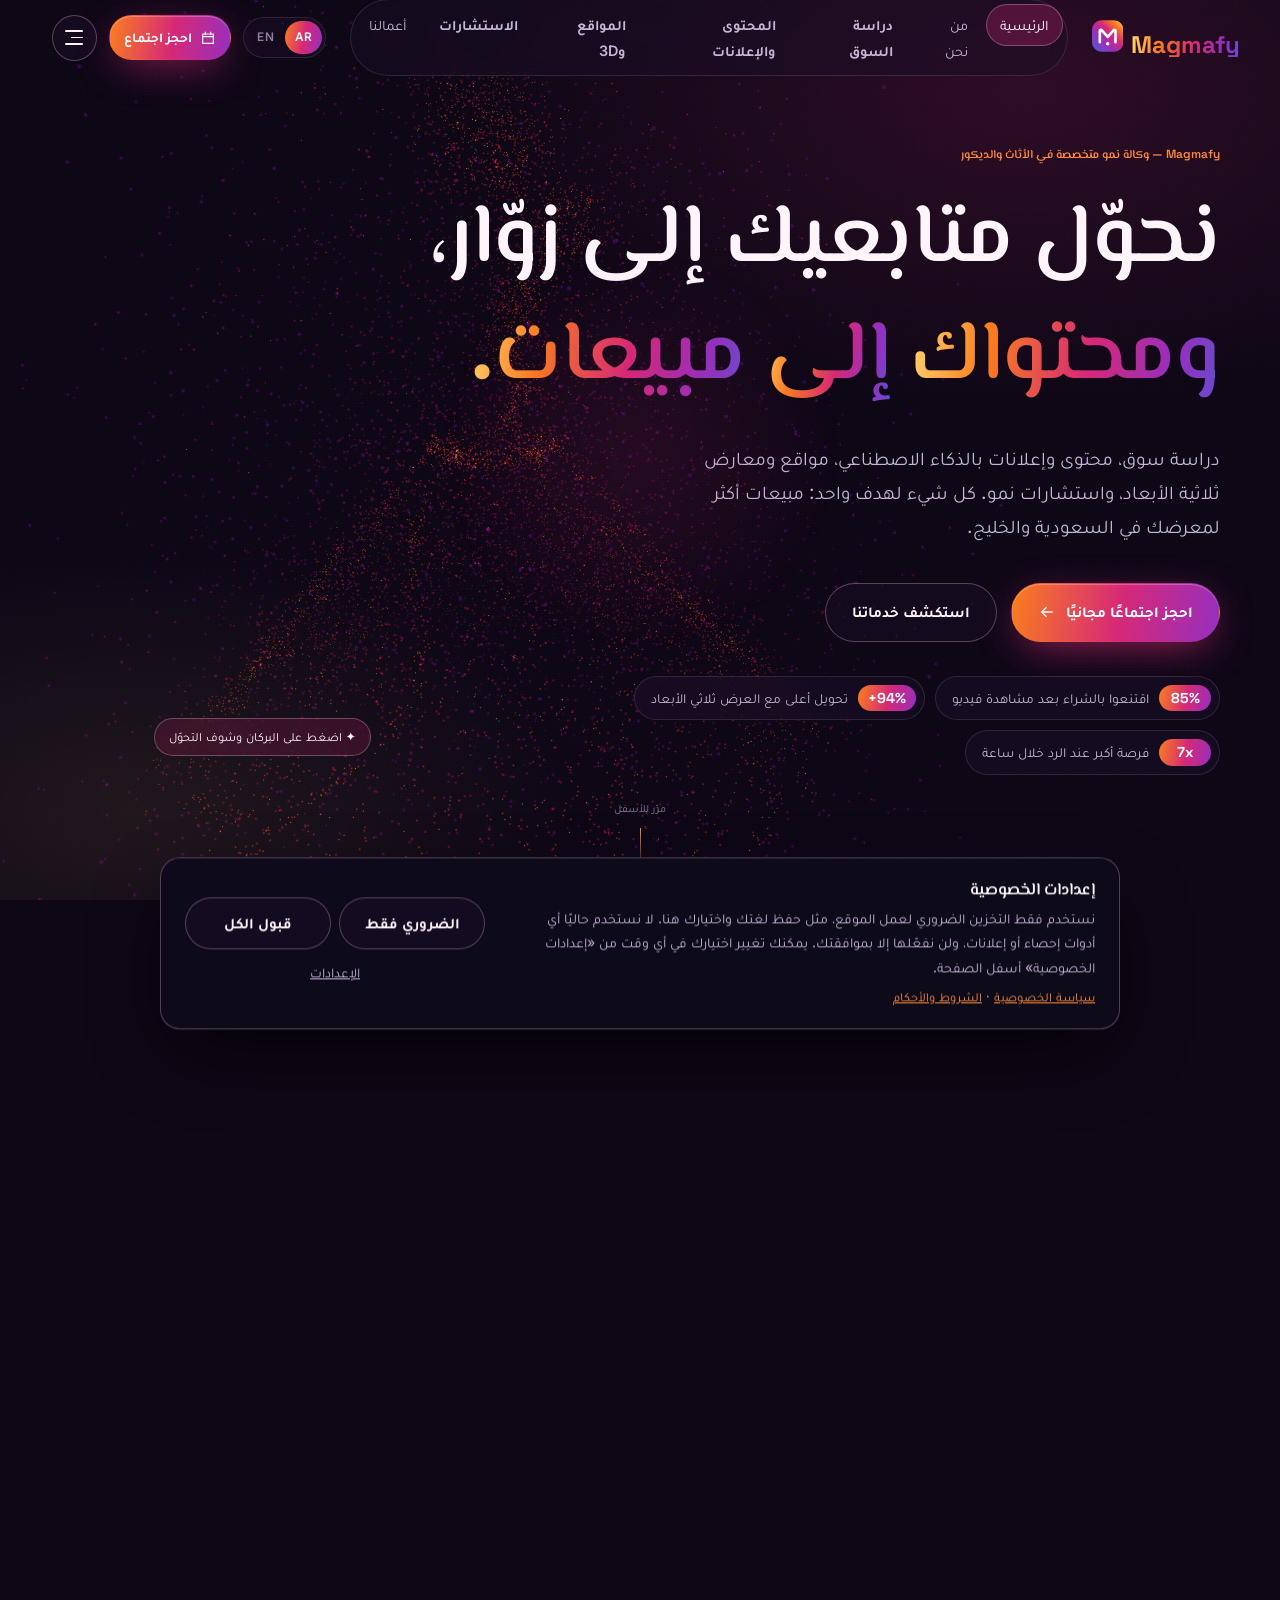
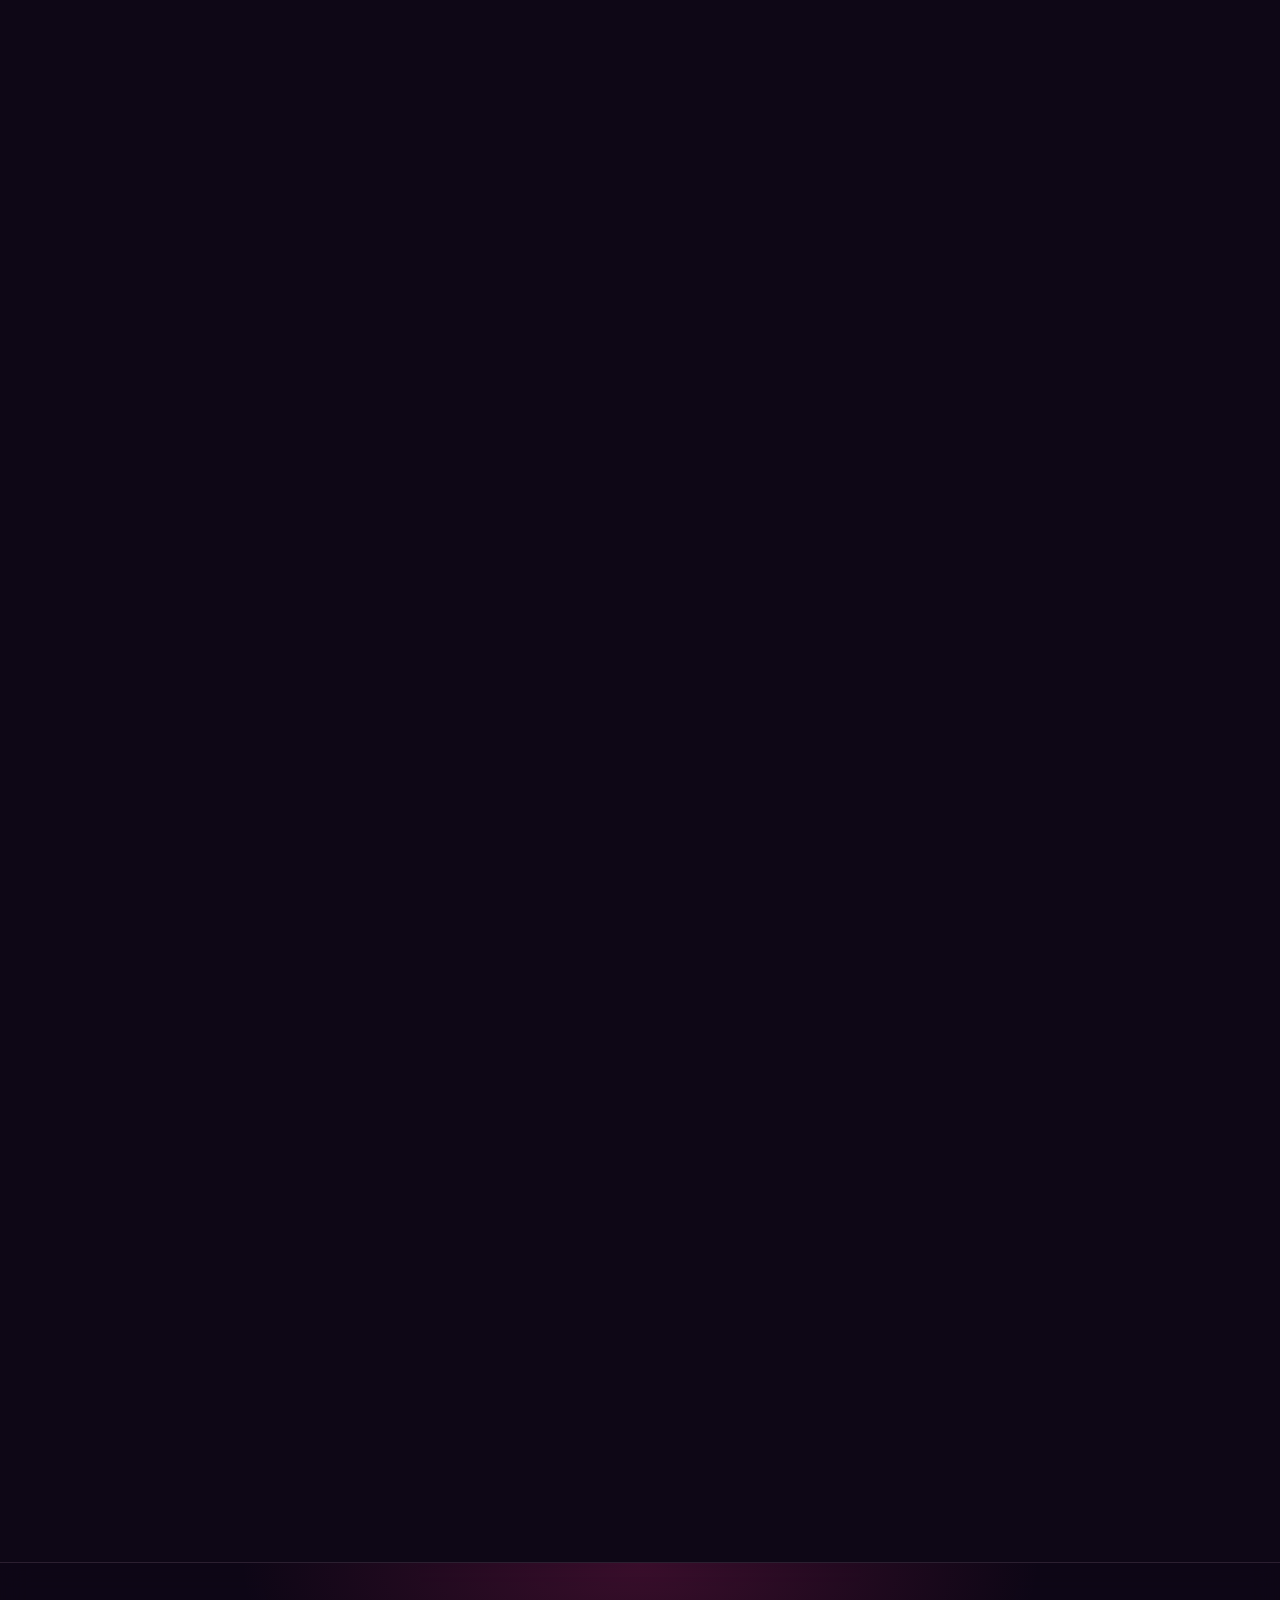
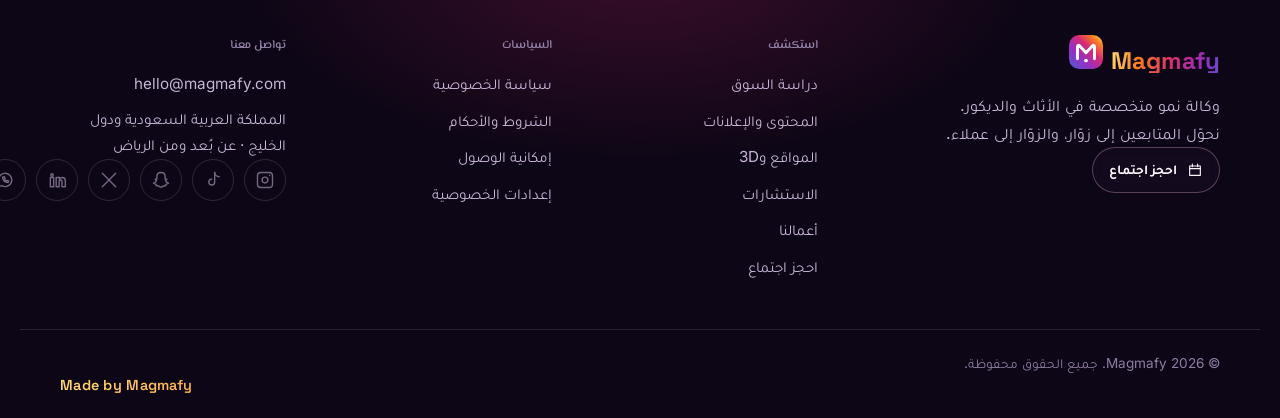
<file: pro/index.html>
<!doctype html>
<html lang="ar" dir="rtl">
<head>
  <meta charset="utf-8">
  <meta name="viewport" content="width=device-width, initial-scale=1, viewport-fit=cover">
  <meta http-equiv="Content-Security-Policy" content="default-src 'self'; script-src 'self'; style-src 'self'; img-src 'self' data: blob:; font-src 'self'; connect-src 'self' blob: https://api.web3forms.com https://script.google.com https://script.googleusercontent.com; media-src 'self'; object-src 'none'; base-uri 'none'; form-action 'none'; frame-src 'none'; worker-src 'self' blob:; manifest-src 'self'; upgrade-insecure-requests; require-trusted-types-for 'script'; trusted-types 'none'">
  <meta name="referrer" content="strict-origin-when-cross-origin">
  <meta name="color-scheme" content="dark">
  <meta name="theme-color" content="#0e0716">
  <title>Magmafy — وكالة نمو لمعارض الأثاث والديكور في السعودية</title>
  <meta name="description" content="دراسة السوق، المحتوى والإعلانات بالذكاء الاصطناعي، مواقع ومعارض ثلاثية الأبعاد، واستشارات نمو لمعارض الأثاث والديكور في السعودية والخليج.">
  <meta property="og:title" content="Magmafy — وكالة نمو لمعارض الأثاث والديكور في السعودية">
  <meta property="og:description" content="دراسة السوق، المحتوى والإعلانات بالذكاء الاصطناعي، مواقع ومعارض ثلاثية الأبعاد، واستشارات نمو لمعارض الأثاث والديكور في السعودية والخليج.">
  <meta property="og:type" content="website">
  <meta property="og:locale" content="ar_SA">
  <meta property="og:locale:alternate" content="en_US">
  <link rel="icon" href="assets/img/favicon.svg" type="image/svg+xml">
  <link rel="preload" href="assets/fonts/space-grotesk-latin-wght-normal.woff2" as="font" type="font/woff2" crossorigin>
  <link rel="preload" href="assets/fonts/el-messiri-arabic-700-normal.woff2" as="font" type="font/woff2" crossorigin>
  <link rel="preload" href="assets/fonts/tajawal-arabic-400-normal.woff2" as="font" type="font/woff2" crossorigin>
  <link rel="stylesheet" href="assets/css/main.css">
  <link rel="stylesheet" href="assets/css/demos.css">
  <link rel="stylesheet" href="assets/css/magma.css">
  <script src="content/site-content.js" defer></script>
  <script src="assets/vendor/gsap.min.js" defer></script>
  <script src="assets/vendor/ScrollTrigger.min.js" defer></script>
  <script src="assets/js/main.js" type="module"></script>
</head>
<body data-page="home">
  <div class="preloader" id="preloader" aria-hidden="true"><div class="pl"><div class="pl__glow"></div><div class="pl__orb"><i></i><i></i><i></i><b></b><b></b><b></b></div><div class="preloader__mark"><span>Magmafy</span></div></div><div class="preloader__bar"></div></div>
  <canvas id="world" aria-hidden="true"></canvas>
  <div class="grain" aria-hidden="true"></div>
  <header class="site-header" id="site-header"></header>
  <main id="main" tabindex="-1">
    <noscript><div class="container noscript"><h1>Magmafy</h1><p>فعّل JavaScript لاستخدام الموقع بالكامل. · Please enable JavaScript to use this website.</p><p><a href="booking.html">احجز اجتماع</a> · <a href="privacy.html">سياسة الخصوصية</a> · <a href="terms.html">الشروط والأحكام</a></p><p>Made by Magmafy</p></div></noscript>
  </main>
  <footer class="site-footer" id="site-footer"></footer>
</body>
</html>
</file>
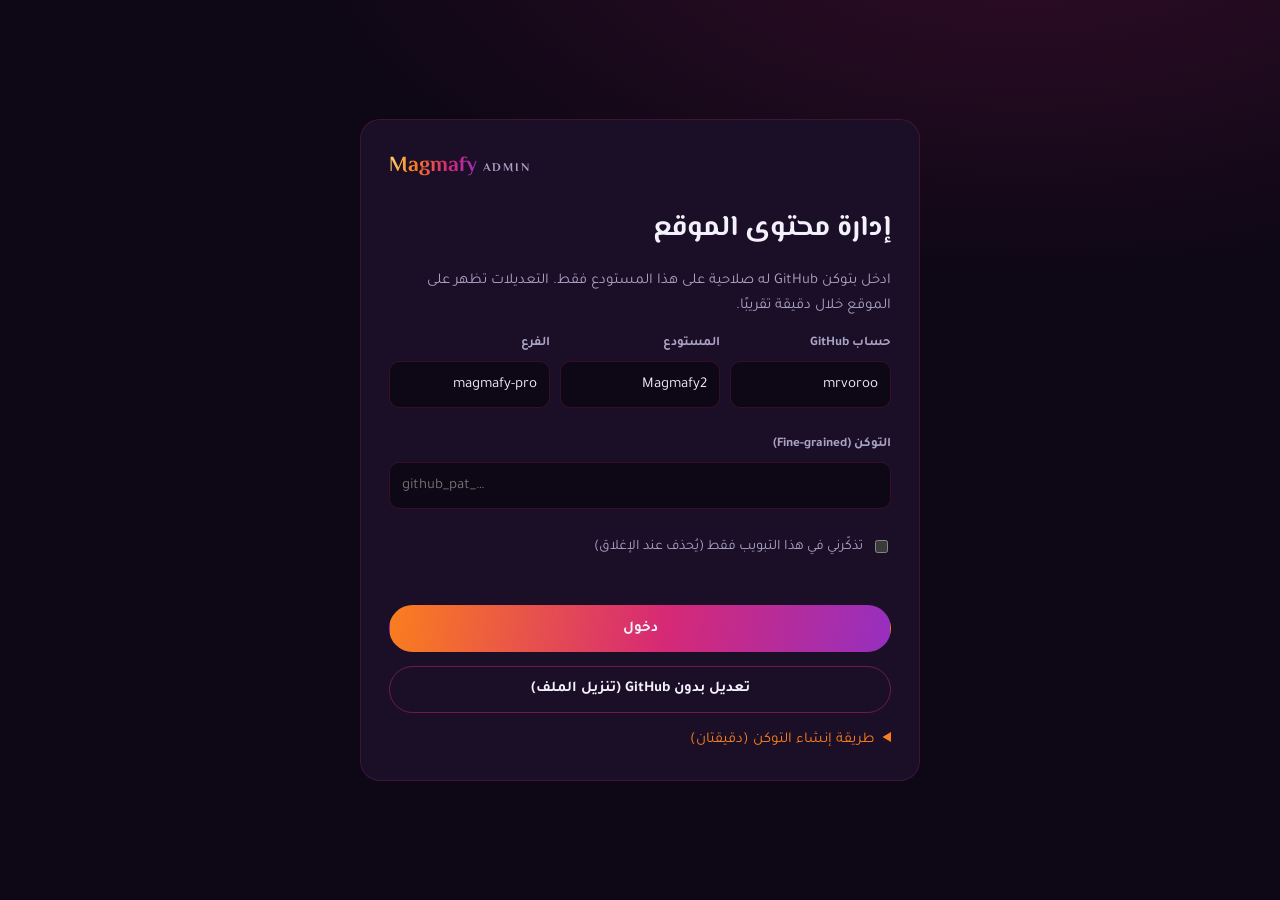
<file: pro/admin/index.html>
<!doctype html>
<html lang="ar" dir="rtl">
<head>
  <meta charset="utf-8">
  <meta name="viewport" content="width=device-width, initial-scale=1">
  <meta http-equiv="Content-Security-Policy" content="default-src 'self'; script-src 'self'; style-src 'self'; img-src 'self' data: blob:; font-src 'self'; connect-src 'self' https://api.github.com; object-src 'none'; base-uri 'none'; form-action 'none'; frame-src 'none'; upgrade-insecure-requests; require-trusted-types-for 'script'; trusted-types 'none'">
  <meta name="referrer" content="no-referrer">
  <meta name="robots" content="noindex, nofollow, noarchive">
  <meta name="color-scheme" content="dark">
  <title>Magmafy — لوحة التحكم</title>
  <link rel="icon" href="../assets/img/favicon.svg" type="image/svg+xml">
  <link rel="stylesheet" href="admin.css">
  <script src="admin.js" type="module"></script>
</head>
<body>
  <div id="app"><noscript>يحتاج هذا الصفحة إلى JavaScript.</noscript></div>
</body>
</html>
</file>
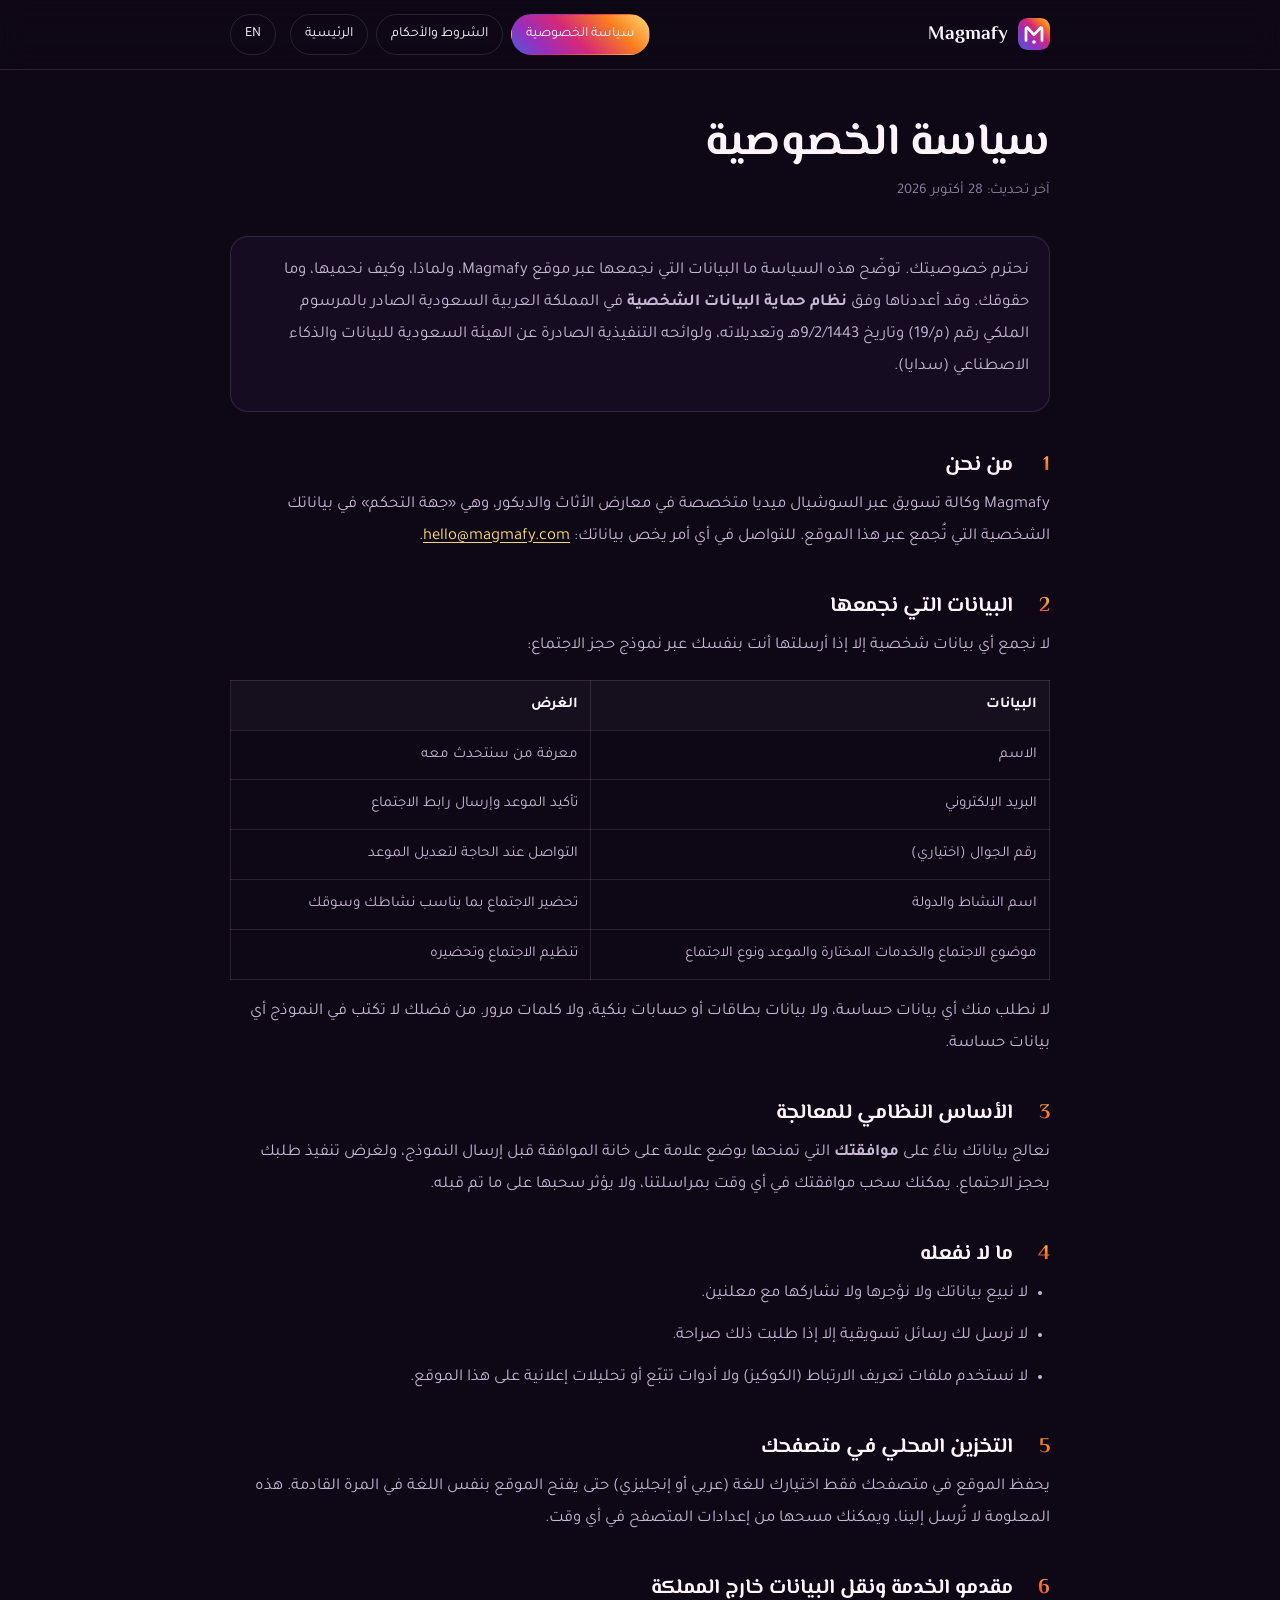
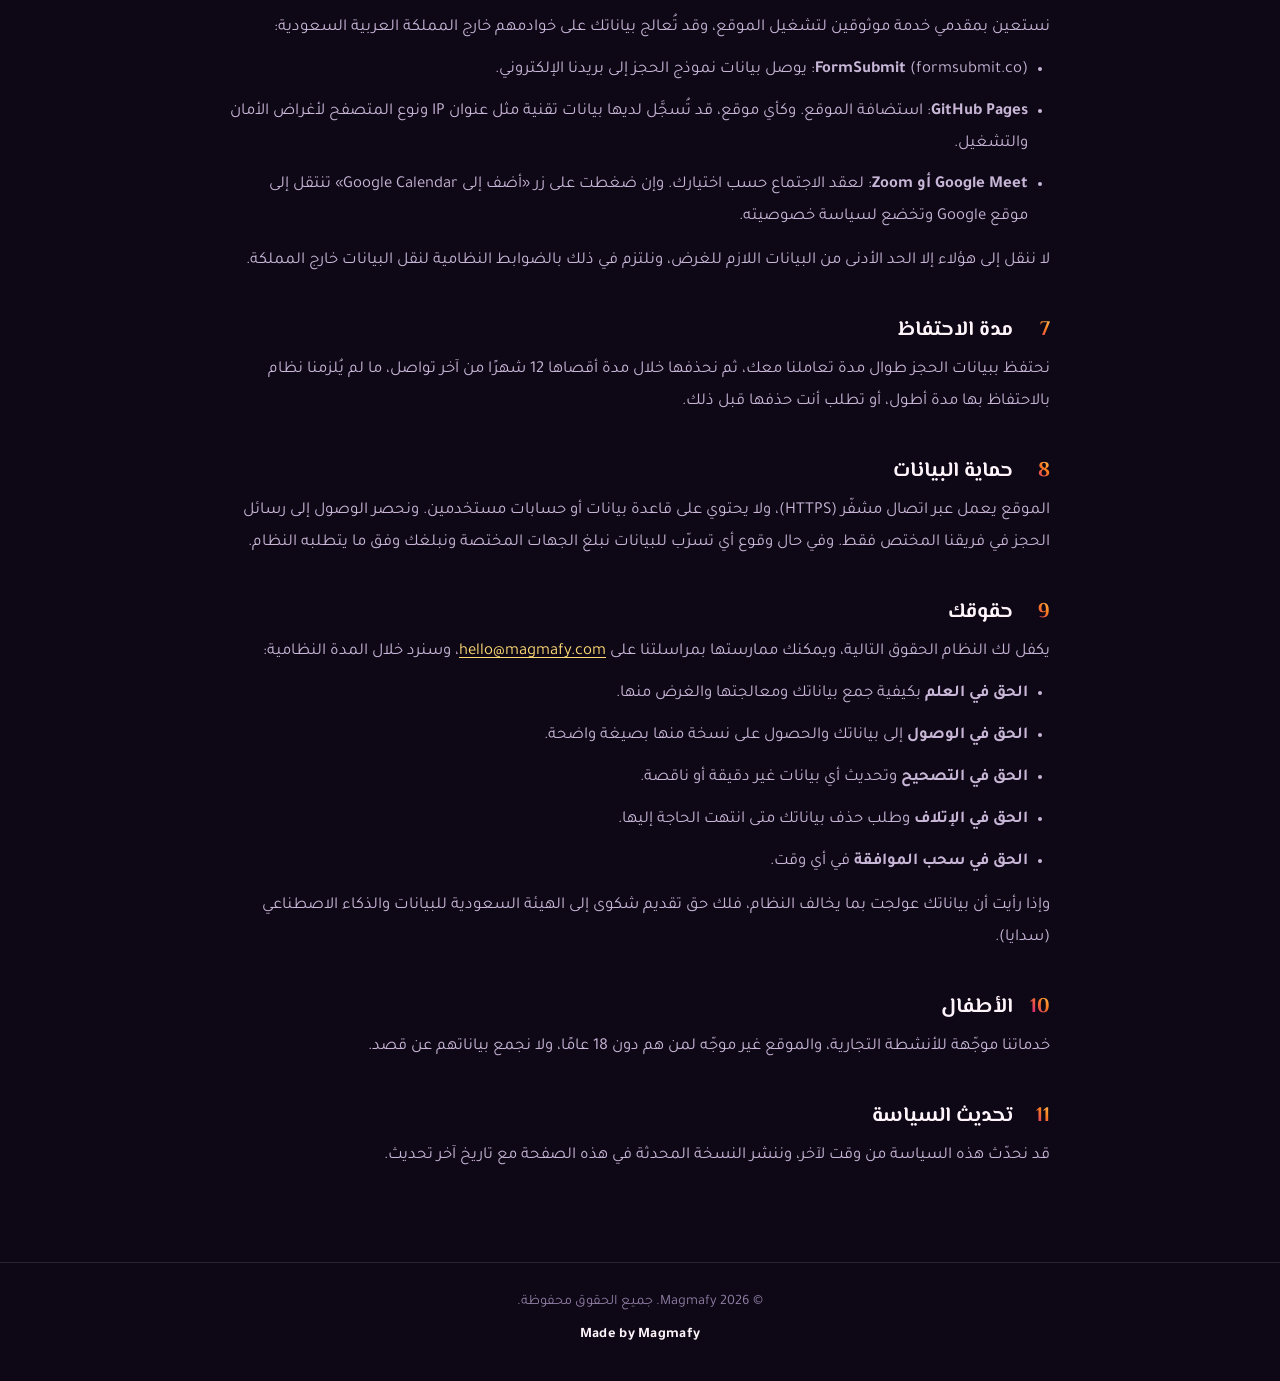
<file: privacy.html>
<!doctype html>
<html lang="ar" dir="rtl">
<head>
  <meta charset="utf-8">
  <meta name="viewport" content="width=device-width, initial-scale=1, viewport-fit=cover">
  <meta http-equiv="Content-Security-Policy" content="default-src 'self'; script-src 'self'; style-src 'self'; img-src 'self' data:; font-src 'self'; connect-src 'none'; object-src 'none'; base-uri 'self'; form-action 'none'">
  <meta name="referrer" content="strict-origin-when-cross-origin">
  <title>سياسة الخصوصية | Magmafy</title>
  <meta name="title-ar" content="سياسة الخصوصية | Magmafy"><meta name="title-en" content="Privacy Policy | Magmafy">
  <meta name="description" content="سياسة خصوصية Magmafy وفق نظام حماية البيانات الشخصية السعودي.">
  <meta name="theme-color" content="#0e0716">
  <link rel="icon" href="assets/img/favicon.svg" type="image/svg+xml">
  <link rel="stylesheet" href="assets/css/legal.css">
  <script src="assets/js/legal.js" defer></script>
</head>
<body>
  <header class="lg__top"><div class="lg__bar">
    <a class="lg__logo" href="index.html" data-keep><svg viewBox="0 0 40 40" aria-hidden="true"><defs><linearGradient id="lg-m" x1="0" y1="1" x2="1" y2="0"><stop offset="0" stop-color="#4f5bd5"/><stop offset=".35" stop-color="#962fbf"/><stop offset=".6" stop-color="#d62976"/><stop offset=".82" stop-color="#fa7e1e"/><stop offset="1" stop-color="#feda75"/></linearGradient></defs><rect width="40" height="40" rx="12" fill="url(#lg-m)"/><path d="M10 28V13.5c0-1.2 1.5-1.8 2.3-.9L20 21l7.7-8.4c.8-.9 2.3-.3 2.3.9V28" fill="none" stroke="#fff" stroke-width="3.4" stroke-linecap="round" stroke-linejoin="round"/><circle cx="20" cy="30" r="2.2" fill="#fff"/></svg><span>Magmafy</span></a>
    <nav aria-label="Legal"><a href="privacy.html" data-keep aria-current="page"><span data-l="ar">سياسة الخصوصية</span><span data-l="en">Privacy Policy</span></a><a href="terms.html" data-keep><span data-l="ar">الشروط والأحكام</span><span data-l="en">Terms &amp; Conditions</span></a><a href="index.html" data-keep><span data-l="ar">الرئيسية</span><span data-l="en">Home</span></a></nav>
    <button type="button" class="lg__lang" data-lang-switch>EN</button>
  </div></header>
  <main>
    <article data-l="ar" lang="ar" dir="rtl"><h1>سياسة الخصوصية</h1><p class="lg__date">آخر تحديث: 28 أكتوبر 2026</p>
<div class="lg__box"><p>نحترم خصوصيتك. توضّح هذه السياسة ما البيانات التي نجمعها عبر موقع Magmafy، ولماذا، وكيف نحميها، وما حقوقك. وقد أعددناها وفق <b>نظام حماية البيانات الشخصية</b> في المملكة العربية السعودية الصادر بالمرسوم الملكي رقم (م/19) وتاريخ 9/2/1443هـ وتعديلاته، ولوائحه التنفيذية الصادرة عن الهيئة السعودية للبيانات والذكاء الاصطناعي (سدايا).</p></div>
<h2><b>1</b>من نحن</h2>
<p>Magmafy وكالة تسويق عبر السوشيال ميديا متخصصة في معارض الأثاث والديكور، وهي «جهة التحكم» في بياناتك الشخصية التي تُجمع عبر هذا الموقع. للتواصل في أي أمر يخص بياناتك: <a href="mailto:hello@magmafy.com" dir="ltr">hello@magmafy.com</a>.</p>
<h2><b>2</b>البيانات التي نجمعها</h2>
<p>لا نجمع أي بيانات شخصية إلا إذا أرسلتها أنت بنفسك عبر نموذج حجز الاجتماع:</p>
<div class="lg__tablewrap"><table><thead><tr><th>البيانات</th><th>الغرض</th></tr></thead><tbody>
<tr><td>الاسم</td><td>معرفة من سنتحدث معه</td></tr>
<tr><td>البريد الإلكتروني</td><td>تأكيد الموعد وإرسال رابط الاجتماع</td></tr>
<tr><td>رقم الجوال (اختياري)</td><td>التواصل عند الحاجة لتعديل الموعد</td></tr>
<tr><td>اسم النشاط والدولة</td><td>تحضير الاجتماع بما يناسب نشاطك وسوقك</td></tr>
<tr><td>موضوع الاجتماع والخدمات المختارة والموعد ونوع الاجتماع</td><td>تنظيم الاجتماع وتحضيره</td></tr>
</tbody></table></div>
<p>لا نطلب منك أي بيانات حساسة، ولا بيانات بطاقات أو حسابات بنكية، ولا كلمات مرور. من فضلك لا تكتب في النموذج أي بيانات حساسة.</p>
<h2><b>3</b>الأساس النظامي للمعالجة</h2>
<p>نعالج بياناتك بناءً على <b>موافقتك</b> التي تمنحها بوضع علامة على خانة الموافقة قبل إرسال النموذج، ولغرض تنفيذ طلبك بحجز الاجتماع. يمكنك سحب موافقتك في أي وقت بمراسلتنا، ولا يؤثر سحبها على ما تم قبله.</p>
<h2><b>4</b>ما لا نفعله</h2>
<ul>
<li>لا نبيع بياناتك ولا نؤجرها ولا نشاركها مع معلنين.</li>
<li>لا نرسل لك رسائل تسويقية إلا إذا طلبت ذلك صراحة.</li>
<li>لا نستخدم ملفات تعريف الارتباط (الكوكيز) ولا أدوات تتبّع أو تحليلات إعلانية على هذا الموقع.</li>
</ul>
<h2><b>5</b>التخزين المحلي في متصفحك</h2>
<p>يحفظ الموقع في متصفحك فقط اختيارك للغة (عربي أو إنجليزي) حتى يفتح الموقع بنفس اللغة في المرة القادمة. هذه المعلومة لا تُرسل إلينا، ويمكنك مسحها من إعدادات المتصفح في أي وقت.</p>
<h2><b>6</b>مقدمو الخدمة ونقل البيانات خارج المملكة</h2>
<p>نستعين بمقدمي خدمة موثوقين لتشغيل الموقع، وقد تُعالج بياناتك على خوادمهم خارج المملكة العربية السعودية:</p>
<ul>
<li><b>FormSubmit</b> (formsubmit.co): يوصل بيانات نموذج الحجز إلى بريدنا الإلكتروني.</li>
<li><b>GitHub Pages</b>: استضافة الموقع. وكأي موقع، قد تُسجَّل لديها بيانات تقنية مثل عنوان IP ونوع المتصفح لأغراض الأمان والتشغيل.</li>
<li><b>Google Meet أو Zoom</b>: لعقد الاجتماع حسب اختيارك. وإن ضغطت على زر «أضف إلى Google Calendar» تنتقل إلى موقع Google وتخضع لسياسة خصوصيته.</li>
</ul>
<p>لا ننقل إلى هؤلاء إلا الحد الأدنى من البيانات اللازم للغرض، ونلتزم في ذلك بالضوابط النظامية لنقل البيانات خارج المملكة.</p>
<h2><b>7</b>مدة الاحتفاظ</h2>
<p>نحتفظ ببيانات الحجز طوال مدة تعاملنا معك، ثم نحذفها خلال مدة أقصاها 12 شهرًا من آخر تواصل، ما لم يُلزمنا نظام بالاحتفاظ بها مدة أطول، أو تطلب أنت حذفها قبل ذلك.</p>
<h2><b>8</b>حماية البيانات</h2>
<p>الموقع يعمل عبر اتصال مشفّر (HTTPS)، ولا يحتوي على قاعدة بيانات أو حسابات مستخدمين. ونحصر الوصول إلى رسائل الحجز في فريقنا المختص فقط. وفي حال وقوع أي تسرّب للبيانات نبلغ الجهات المختصة ونبلغك وفق ما يتطلبه النظام.</p>
<h2><b>9</b>حقوقك</h2>
<p>يكفل لك النظام الحقوق التالية، ويمكنك ممارستها بمراسلتنا على <a href="mailto:hello@magmafy.com" dir="ltr">hello@magmafy.com</a>، وسنرد خلال المدة النظامية:</p>
<ul>
<li><b>الحق في العلم</b> بكيفية جمع بياناتك ومعالجتها والغرض منها.</li>
<li><b>الحق في الوصول</b> إلى بياناتك والحصول على نسخة منها بصيغة واضحة.</li>
<li><b>الحق في التصحيح</b> وتحديث أي بيانات غير دقيقة أو ناقصة.</li>
<li><b>الحق في الإتلاف</b> وطلب حذف بياناتك متى انتهت الحاجة إليها.</li>
<li><b>الحق في سحب الموافقة</b> في أي وقت.</li>
</ul>
<p>وإذا رأيت أن بياناتك عولجت بما يخالف النظام، فلك حق تقديم شكوى إلى الهيئة السعودية للبيانات والذكاء الاصطناعي (سدايا).</p>
<h2><b>10</b>الأطفال</h2>
<p>خدماتنا موجّهة للأنشطة التجارية، والموقع غير موجّه لمن هم دون 18 عامًا، ولا نجمع بياناتهم عن قصد.</p>
<h2><b>11</b>تحديث السياسة</h2>
<p>قد نحدّث هذه السياسة من وقت لآخر، وننشر النسخة المحدثة في هذه الصفحة مع تاريخ آخر تحديث.</p>
</article>
    <article data-l="en" lang="en" dir="ltr"><h1>Privacy Policy</h1><p class="lg__date">Last updated: 28 October 2026</p>
<div class="lg__box"><p>We respect your privacy. This policy explains what data the Magmafy website collects, why, how we protect it, and what your rights are. It is prepared in line with the Kingdom of Saudi Arabia's <b>Personal Data Protection Law</b> (Royal Decree No. M/19 dated 9/2/1443H, as amended) and its implementing regulations issued by the Saudi Data and AI Authority (SDAIA).</p></div>
<h2><b>1</b>Who we are</h2>
<p>Magmafy is a social media marketing agency for furniture and décor showrooms, and is the "controller" of the personal data collected through this website. For anything about your data, contact <a href="mailto:hello@magmafy.com" dir="ltr">hello@magmafy.com</a>.</p>
<h2><b>2</b>What we collect</h2>
<p>We collect personal data only when you send it to us yourself through the meeting booking form:</p>
<div class="lg__tablewrap"><table><thead><tr><th>Data</th><th>Purpose</th></tr></thead><tbody>
<tr><td>Name</td><td>To know who we will be meeting</td></tr>
<tr><td>Email</td><td>To confirm the booking and send the meeting link</td></tr>
<tr><td>Mobile number (optional)</td><td>To reach you if the time needs to change</td></tr>
<tr><td>Business name and country</td><td>To prepare a meeting that fits your business and market</td></tr>
<tr><td>Meeting topic, chosen services, time and meeting type</td><td>To organise and prepare the meeting</td></tr>
</tbody></table></div>
<p>We never ask for sensitive data, card or bank details, or passwords. Please do not enter sensitive data in the form.</p>
<h2><b>3</b>Legal basis</h2>
<p>We process your data based on the <b>consent</b> you give by ticking the consent box before sending the form, and to carry out your request to book a meeting. You can withdraw consent at any time by emailing us; this does not affect processing that took place before.</p>
<h2><b>4</b>What we never do</h2>
<ul>
<li>We do not sell, rent or share your data with advertisers.</li>
<li>We do not send you marketing messages unless you explicitly ask for them.</li>
<li>We do not use cookies, trackers or advertising analytics on this website.</li>
</ul>
<h2><b>5</b>Local storage in your browser</h2>
<p>The website stores only your language choice (Arabic or English) in your browser so it opens in the same language next time. It is never sent to us, and you can clear it from your browser settings at any time.</p>
<h2><b>6</b>Service providers and transfers outside the Kingdom</h2>
<p>We use trusted providers to run the website, and your data may be processed on their servers outside Saudi Arabia:</p>
<ul>
<li><b>FormSubmit</b> (formsubmit.co): delivers the booking form to our email.</li>
<li><b>GitHub Pages</b>: hosts the website. Like any website host, it may log technical data such as IP address and browser type for security and operation.</li>
<li><b>Google Meet or Zoom</b>: to hold the meeting, as you choose. If you click "Add to Google Calendar" you go to Google's website and its privacy policy applies.</li>
</ul>
<p>We share only the minimum data needed for each purpose, and follow the legal rules on transferring personal data outside the Kingdom.</p>
<h2><b>7</b>How long we keep it</h2>
<p>We keep booking data for as long as we work with you, then delete it within 12 months of our last contact at most, unless a law requires us to keep it longer or you ask us to delete it sooner.</p>
<h2><b>8</b>How we protect it</h2>
<p>The website runs over an encrypted connection (HTTPS) and has no database or user accounts. Access to booking messages is limited to our team. If a data breach ever happens, we notify the competent authority and you as the law requires.</p>
<h2><b>9</b>Your rights</h2>
<p>The law gives you the following rights. To use them, email <a href="mailto:hello@magmafy.com" dir="ltr">hello@magmafy.com</a> and we will reply within the legal time limit:</p>
<ul>
<li><b>To be informed</b> of how and why your data is collected and processed.</li>
<li><b>To access</b> your data and get a copy in a clear format.</li>
<li><b>To correct</b> any inaccurate or incomplete data.</li>
<li><b>To have it destroyed</b> once it is no longer needed.</li>
<li><b>To withdraw consent</b> at any time.</li>
</ul>
<p>If you believe your data was processed in breach of the law, you may file a complaint with the Saudi Data and AI Authority (SDAIA).</p>
<h2><b>10</b>Children</h2>
<p>Our services are for businesses. The website is not aimed at anyone under 18, and we do not knowingly collect their data.</p>
<h2><b>11</b>Changes</h2>
<p>We may update this policy from time to time and will publish the new version on this page with its last-updated date.</p>
</article>
  </main>
  <footer>
    <p>© 2026 Magmafy. <span data-l="ar">جميع الحقوق محفوظة.</span><span data-l="en">All rights reserved.</span></p>
    <p class="lg__made" dir="ltr">Made by Magmafy</p>
  </footer>
</body>
</html>
</file>
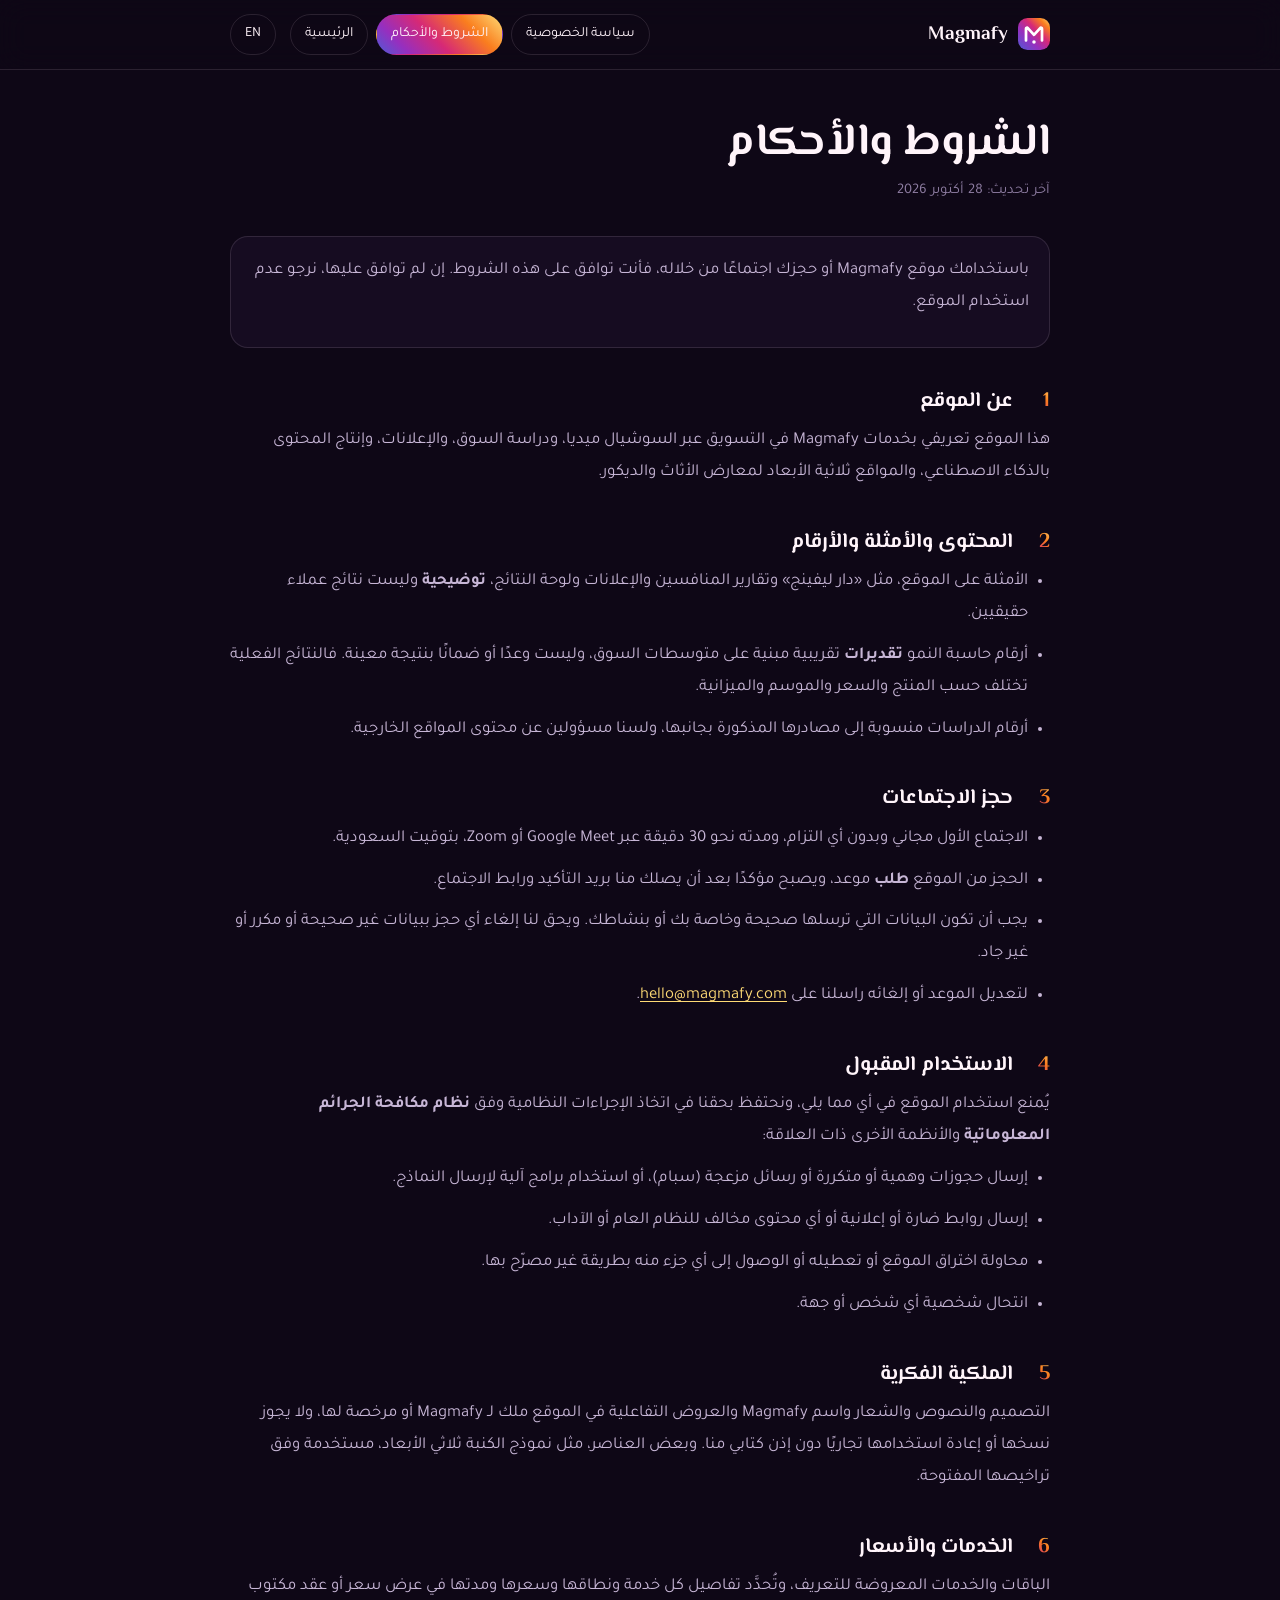
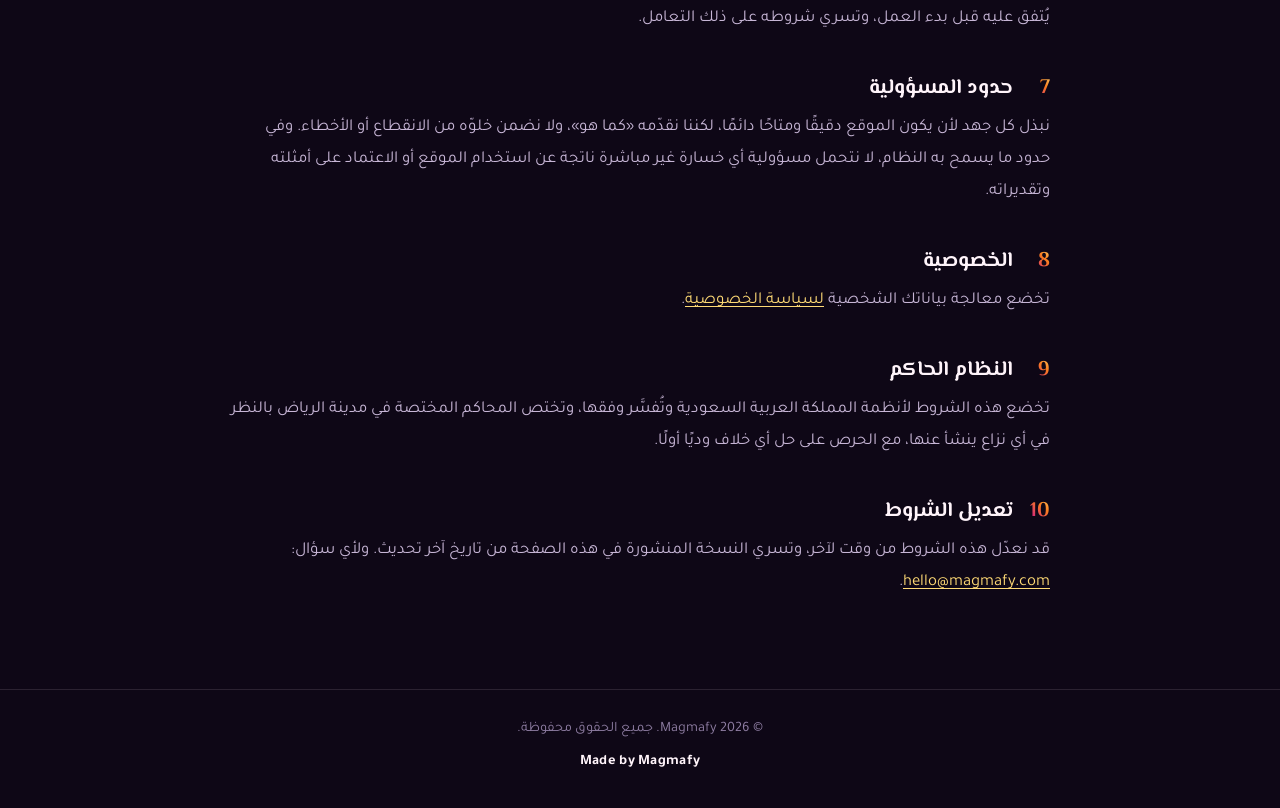
<file: terms.html>
<!doctype html>
<html lang="ar" dir="rtl">
<head>
  <meta charset="utf-8">
  <meta name="viewport" content="width=device-width, initial-scale=1, viewport-fit=cover">
  <meta http-equiv="Content-Security-Policy" content="default-src 'self'; script-src 'self'; style-src 'self'; img-src 'self' data:; font-src 'self'; connect-src 'none'; object-src 'none'; base-uri 'self'; form-action 'none'">
  <meta name="referrer" content="strict-origin-when-cross-origin">
  <title>الشروط والأحكام | Magmafy</title>
  <meta name="title-ar" content="الشروط والأحكام | Magmafy"><meta name="title-en" content="Terms & Conditions | Magmafy">
  <meta name="description" content="شروط وأحكام استخدام موقع Magmafy وحجز الاجتماعات.">
  <meta name="theme-color" content="#0e0716">
  <link rel="icon" href="assets/img/favicon.svg" type="image/svg+xml">
  <link rel="stylesheet" href="assets/css/legal.css">
  <script src="assets/js/legal.js" defer></script>
</head>
<body>
  <header class="lg__top"><div class="lg__bar">
    <a class="lg__logo" href="index.html" data-keep><svg viewBox="0 0 40 40" aria-hidden="true"><defs><linearGradient id="lg-m" x1="0" y1="1" x2="1" y2="0"><stop offset="0" stop-color="#4f5bd5"/><stop offset=".35" stop-color="#962fbf"/><stop offset=".6" stop-color="#d62976"/><stop offset=".82" stop-color="#fa7e1e"/><stop offset="1" stop-color="#feda75"/></linearGradient></defs><rect width="40" height="40" rx="12" fill="url(#lg-m)"/><path d="M10 28V13.5c0-1.2 1.5-1.8 2.3-.9L20 21l7.7-8.4c.8-.9 2.3-.3 2.3.9V28" fill="none" stroke="#fff" stroke-width="3.4" stroke-linecap="round" stroke-linejoin="round"/><circle cx="20" cy="30" r="2.2" fill="#fff"/></svg><span>Magmafy</span></a>
    <nav aria-label="Legal"><a href="privacy.html" data-keep><span data-l="ar">سياسة الخصوصية</span><span data-l="en">Privacy Policy</span></a><a href="terms.html" data-keep aria-current="page"><span data-l="ar">الشروط والأحكام</span><span data-l="en">Terms &amp; Conditions</span></a><a href="index.html" data-keep><span data-l="ar">الرئيسية</span><span data-l="en">Home</span></a></nav>
    <button type="button" class="lg__lang" data-lang-switch>EN</button>
  </div></header>
  <main>
    <article data-l="ar" lang="ar" dir="rtl"><h1>الشروط والأحكام</h1><p class="lg__date">آخر تحديث: 28 أكتوبر 2026</p>
<div class="lg__box"><p>باستخدامك موقع Magmafy أو حجزك اجتماعًا من خلاله، فأنت توافق على هذه الشروط. إن لم توافق عليها، نرجو عدم استخدام الموقع.</p></div>
<h2><b>1</b>عن الموقع</h2>
<p>هذا الموقع تعريفي بخدمات Magmafy في التسويق عبر السوشيال ميديا، ودراسة السوق، والإعلانات، وإنتاج المحتوى بالذكاء الاصطناعي، والمواقع ثلاثية الأبعاد لمعارض الأثاث والديكور.</p>
<h2><b>2</b>المحتوى والأمثلة والأرقام</h2>
<ul>
<li>الأمثلة على الموقع، مثل «دار ليفينج» وتقارير المنافسين والإعلانات ولوحة النتائج، <b>توضيحية</b> وليست نتائج عملاء حقيقيين.</li>
<li>أرقام حاسبة النمو <b>تقديرات</b> تقريبية مبنية على متوسطات السوق، وليست وعدًا أو ضمانًا بنتيجة معينة. فالنتائج الفعلية تختلف حسب المنتج والسعر والموسم والميزانية.</li>
<li>أرقام الدراسات منسوبة إلى مصادرها المذكورة بجانبها، ولسنا مسؤولين عن محتوى المواقع الخارجية.</li>
</ul>
<h2><b>3</b>حجز الاجتماعات</h2>
<ul>
<li>الاجتماع الأول مجاني وبدون أي التزام، ومدته نحو 30 دقيقة عبر Google Meet أو Zoom، بتوقيت السعودية.</li>
<li>الحجز من الموقع <b>طلب</b> موعد، ويصبح مؤكدًا بعد أن يصلك منا بريد التأكيد ورابط الاجتماع.</li>
<li>يجب أن تكون البيانات التي ترسلها صحيحة وخاصة بك أو بنشاطك. ويحق لنا إلغاء أي حجز ببيانات غير صحيحة أو مكرر أو غير جاد.</li>
<li>لتعديل الموعد أو إلغائه راسلنا على <a href="mailto:hello@magmafy.com" dir="ltr">hello@magmafy.com</a>.</li>
</ul>
<h2><b>4</b>الاستخدام المقبول</h2>
<p>يُمنع استخدام الموقع في أي مما يلي، ونحتفظ بحقنا في اتخاذ الإجراءات النظامية وفق <b>نظام مكافحة الجرائم المعلوماتية</b> والأنظمة الأخرى ذات العلاقة:</p>
<ul>
<li>إرسال حجوزات وهمية أو متكررة أو رسائل مزعجة (سبام)، أو استخدام برامج آلية لإرسال النماذج.</li>
<li>إرسال روابط ضارة أو إعلانية أو أي محتوى مخالف للنظام العام أو الآداب.</li>
<li>محاولة اختراق الموقع أو تعطيله أو الوصول إلى أي جزء منه بطريقة غير مصرّح بها.</li>
<li>انتحال شخصية أي شخص أو جهة.</li>
</ul>
<h2><b>5</b>الملكية الفكرية</h2>
<p>التصميم والنصوص والشعار واسم Magmafy والعروض التفاعلية في الموقع ملك لـ Magmafy أو مرخصة لها، ولا يجوز نسخها أو إعادة استخدامها تجاريًا دون إذن كتابي منا. وبعض العناصر، مثل نموذج الكنبة ثلاثي الأبعاد، مستخدمة وفق تراخيصها المفتوحة.</p>
<h2><b>6</b>الخدمات والأسعار</h2>
<p>الباقات والخدمات المعروضة للتعريف، وتُحدَّد تفاصيل كل خدمة ونطاقها وسعرها ومدتها في عرض سعر أو عقد مكتوب يُتفق عليه قبل بدء العمل، وتسري شروطه على ذلك التعامل.</p>
<h2><b>7</b>حدود المسؤولية</h2>
<p>نبذل كل جهد لأن يكون الموقع دقيقًا ومتاحًا دائمًا، لكننا نقدّمه «كما هو»، ولا نضمن خلوّه من الانقطاع أو الأخطاء. وفي حدود ما يسمح به النظام، لا نتحمل مسؤولية أي خسارة غير مباشرة ناتجة عن استخدام الموقع أو الاعتماد على أمثلته وتقديراته.</p>
<h2><b>8</b>الخصوصية</h2>
<p>تخضع معالجة بياناتك الشخصية <a href="privacy.html" data-keep>لسياسة الخصوصية</a>.</p>
<h2><b>9</b>النظام الحاكم</h2>
<p>تخضع هذه الشروط لأنظمة المملكة العربية السعودية وتُفسَّر وفقها، وتختص المحاكم المختصة في مدينة الرياض بالنظر في أي نزاع ينشأ عنها، مع الحرص على حل أي خلاف وديًا أولًا.</p>
<h2><b>10</b>تعديل الشروط</h2>
<p>قد نعدّل هذه الشروط من وقت لآخر، وتسري النسخة المنشورة في هذه الصفحة من تاريخ آخر تحديث. ولأي سؤال: <a href="mailto:hello@magmafy.com" dir="ltr">hello@magmafy.com</a>.</p>
</article>
    <article data-l="en" lang="en" dir="ltr"><h1>Terms & Conditions</h1><p class="lg__date">Last updated: 28 October 2026</p>
<div class="lg__box"><p>By using the Magmafy website or booking a meeting through it, you agree to these terms. If you do not agree, please do not use the website.</p></div>
<h2><b>1</b>About the website</h2>
<p>This website presents Magmafy's services in social media marketing, market research, advertising, AI content production and 3D websites for furniture and décor showrooms.</p>
<h2><b>2</b>Content, examples and figures</h2>
<ul>
<li>Examples on the website, such as "Dar Living", competitor reports, ads and the results dashboard, are <b>illustrative</b> and are not real client results.</li>
<li>Growth calculator figures are rough <b>estimates</b> based on market averages, not a promise or guarantee of any result. Actual results depend on product, price, season and budget.</li>
<li>Research figures are credited to the sources shown next to them. We are not responsible for the content of external websites.</li>
</ul>
<h2><b>3</b>Booking meetings</h2>
<ul>
<li>The first meeting is free with no obligation, about 30 minutes on Google Meet or Zoom, in Saudi time.</li>
<li>A booking on the website is a <b>request</b>; it is confirmed once you receive our confirmation email and meeting link.</li>
<li>The details you send must be accurate and belong to you or your business. We may cancel any booking that is inaccurate, duplicated or not genuine.</li>
<li>To change or cancel, email <a href="mailto:hello@magmafy.com" dir="ltr">hello@magmafy.com</a>.</li>
</ul>
<h2><b>4</b>Acceptable use</h2>
<p>You must not use the website for any of the following. We reserve the right to take legal action under the <b>Anti-Cyber Crime Law</b> and other applicable laws:</p>
<ul>
<li>Sending fake or repeated bookings or spam, or using automated tools to submit forms.</li>
<li>Sending harmful or promotional links, or any content contrary to public order or morals.</li>
<li>Trying to hack, disrupt or gain unauthorised access to any part of the website.</li>
<li>Impersonating any person or organisation.</li>
</ul>
<h2><b>5</b>Intellectual property</h2>
<p>The design, text, logo, the Magmafy name and the interactive demos belong to or are licensed to Magmafy, and may not be copied or reused commercially without our written permission. Some elements, such as the 3D sofa model, are used under their open licences.</p>
<h2><b>6</b>Services and prices</h2>
<p>Packages and services are shown for information. The details, scope, price and duration of each service are set in a written quote or contract agreed before work starts, and its terms govern that engagement.</p>
<h2><b>7</b>Limitation of liability</h2>
<p>We work to keep the website accurate and available, but provide it "as is" and do not guarantee it will be free of interruptions or errors. To the extent the law allows, we are not liable for any indirect loss arising from using the website or relying on its examples and estimates.</p>
<h2><b>8</b>Privacy</h2>
<p>Processing of your personal data is governed by our <a href="privacy.html" data-keep>Privacy Policy</a>.</p>
<h2><b>9</b>Governing law</h2>
<p>These terms are governed by and interpreted under the laws of the Kingdom of Saudi Arabia. The competent courts in Riyadh have jurisdiction over any dispute, though we will always try to settle disagreements amicably first.</p>
<h2><b>10</b>Changes</h2>
<p>We may change these terms from time to time; the version published on this page applies from its last-updated date. Questions: <a href="mailto:hello@magmafy.com" dir="ltr">hello@magmafy.com</a>.</p>
</article>
  </main>
  <footer>
    <p>© 2026 Magmafy. <span data-l="ar">جميع الحقوق محفوظة.</span><span data-l="en">All rights reserved.</span></p>
    <p class="lg__made" dir="ltr">Made by Magmafy</p>
  </footer>
</body>
</html>
</file>
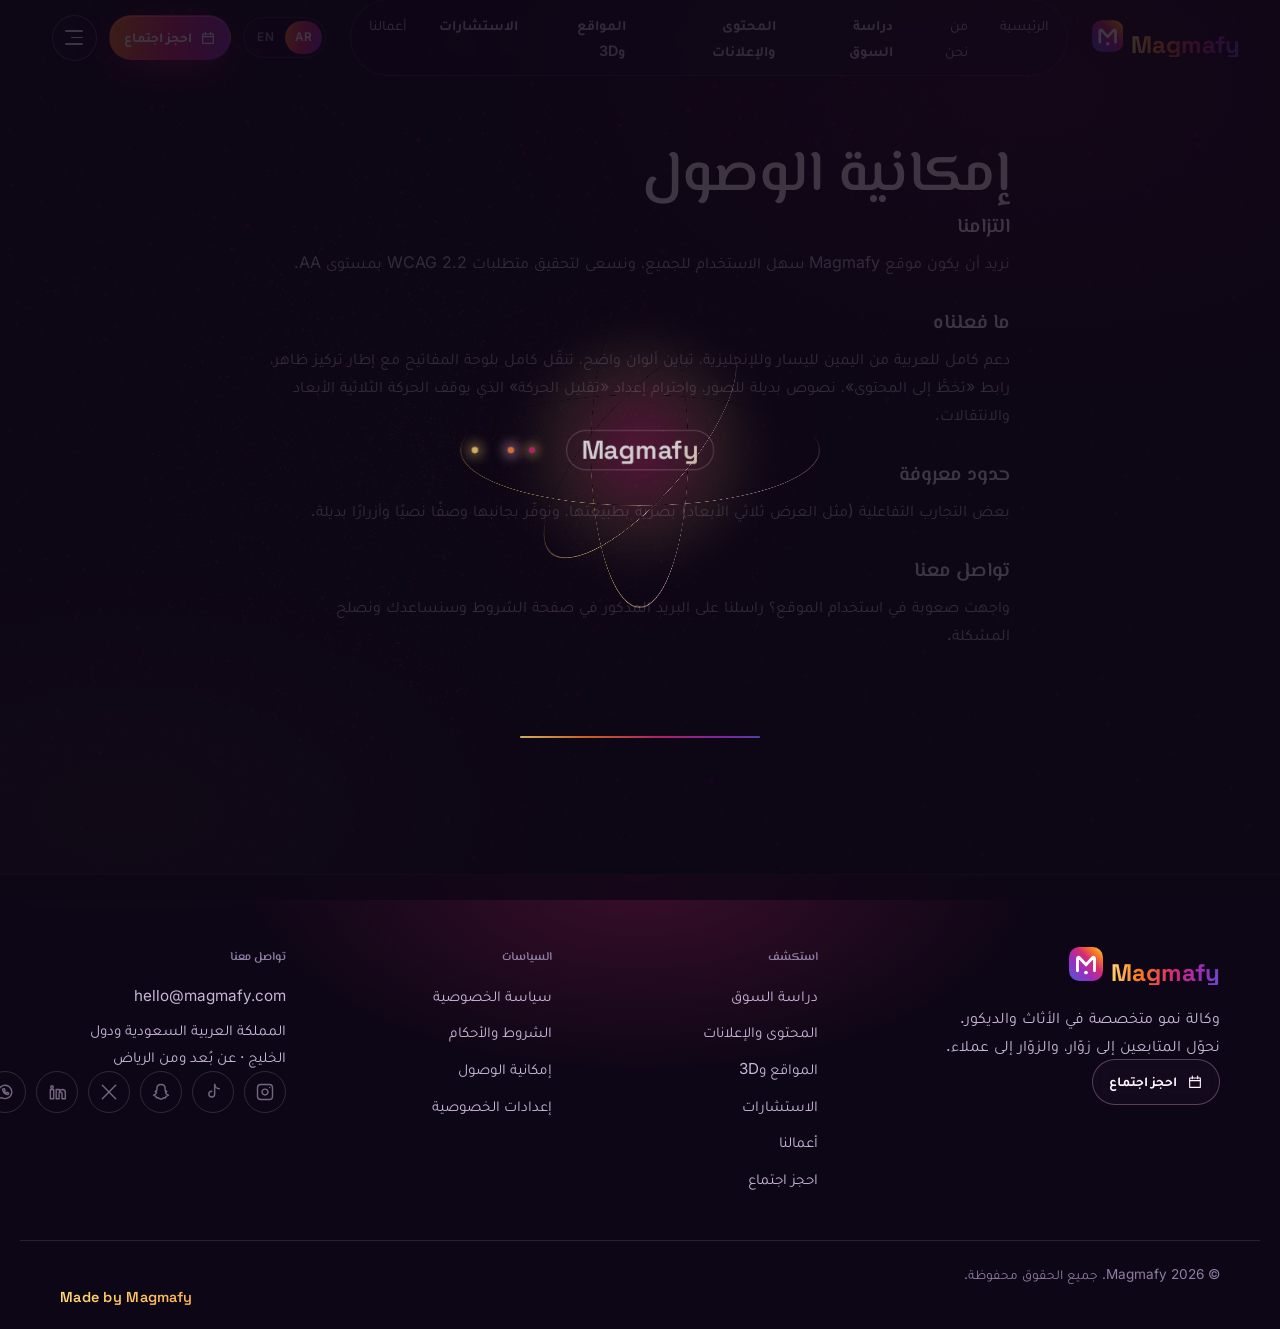
<file: pro/accessibility.html>
<!doctype html>
<html lang="ar" dir="rtl">
<head>
  <meta charset="utf-8">
  <meta name="viewport" content="width=device-width, initial-scale=1, viewport-fit=cover">
  <meta http-equiv="Content-Security-Policy" content="default-src 'self'; script-src 'self'; style-src 'self'; img-src 'self' data: blob:; font-src 'self'; connect-src 'self' blob: https://api.web3forms.com https://script.google.com https://script.googleusercontent.com; media-src 'self'; object-src 'none'; base-uri 'none'; form-action 'none'; frame-src 'none'; worker-src 'self' blob:; manifest-src 'self'; upgrade-insecure-requests; require-trusted-types-for 'script'; trusted-types 'none'">
  <meta name="referrer" content="strict-origin-when-cross-origin">
  <meta name="color-scheme" content="dark">
  <meta name="theme-color" content="#0e0716">
  <title>إمكانية الوصول — Magmafy</title>
  <meta name="description" content="التزام Magmafy بإمكانية الوصول.">
  <meta property="og:title" content="إمكانية الوصول — Magmafy">
  <meta property="og:description" content="التزام Magmafy بإمكانية الوصول.">
  <meta property="og:type" content="website">
  <meta property="og:locale" content="ar_SA">
  <meta property="og:locale:alternate" content="en_US">
  <link rel="icon" href="assets/img/favicon.svg" type="image/svg+xml">
  <link rel="preload" href="assets/fonts/space-grotesk-latin-wght-normal.woff2" as="font" type="font/woff2" crossorigin>
  <link rel="preload" href="assets/fonts/el-messiri-arabic-700-normal.woff2" as="font" type="font/woff2" crossorigin>
  <link rel="preload" href="assets/fonts/tajawal-arabic-400-normal.woff2" as="font" type="font/woff2" crossorigin>
  <link rel="stylesheet" href="assets/css/main.css">
  <link rel="stylesheet" href="assets/css/demos.css">
  <link rel="stylesheet" href="assets/css/magma.css">
  <script src="content/site-content.js" defer></script>
  <script src="assets/vendor/gsap.min.js" defer></script>
  <script src="assets/vendor/ScrollTrigger.min.js" defer></script>
  <script src="assets/js/main.js" type="module"></script>
</head>
<body data-page="accessibility">
  <div class="preloader" id="preloader" aria-hidden="true"><div class="pl"><div class="pl__glow"></div><div class="pl__orb"><i></i><i></i><i></i><b></b><b></b><b></b></div><div class="preloader__mark"><span>Magmafy</span></div></div><div class="preloader__bar"></div></div>
  <canvas id="world" aria-hidden="true"></canvas>
  <div class="grain" aria-hidden="true"></div>
  <header class="site-header" id="site-header"></header>
  <main id="main" tabindex="-1">
    <noscript><div class="container noscript"><h1>Magmafy</h1><p>فعّل JavaScript لاستخدام الموقع بالكامل. · Please enable JavaScript to use this website.</p><p><a href="booking.html">احجز اجتماع</a> · <a href="privacy.html">سياسة الخصوصية</a> · <a href="terms.html">الشروط والأحكام</a></p><p>Made by Magmafy</p></div></noscript>
  </main>
  <footer class="site-footer" id="site-footer"></footer>
</body>
</html>
</file>
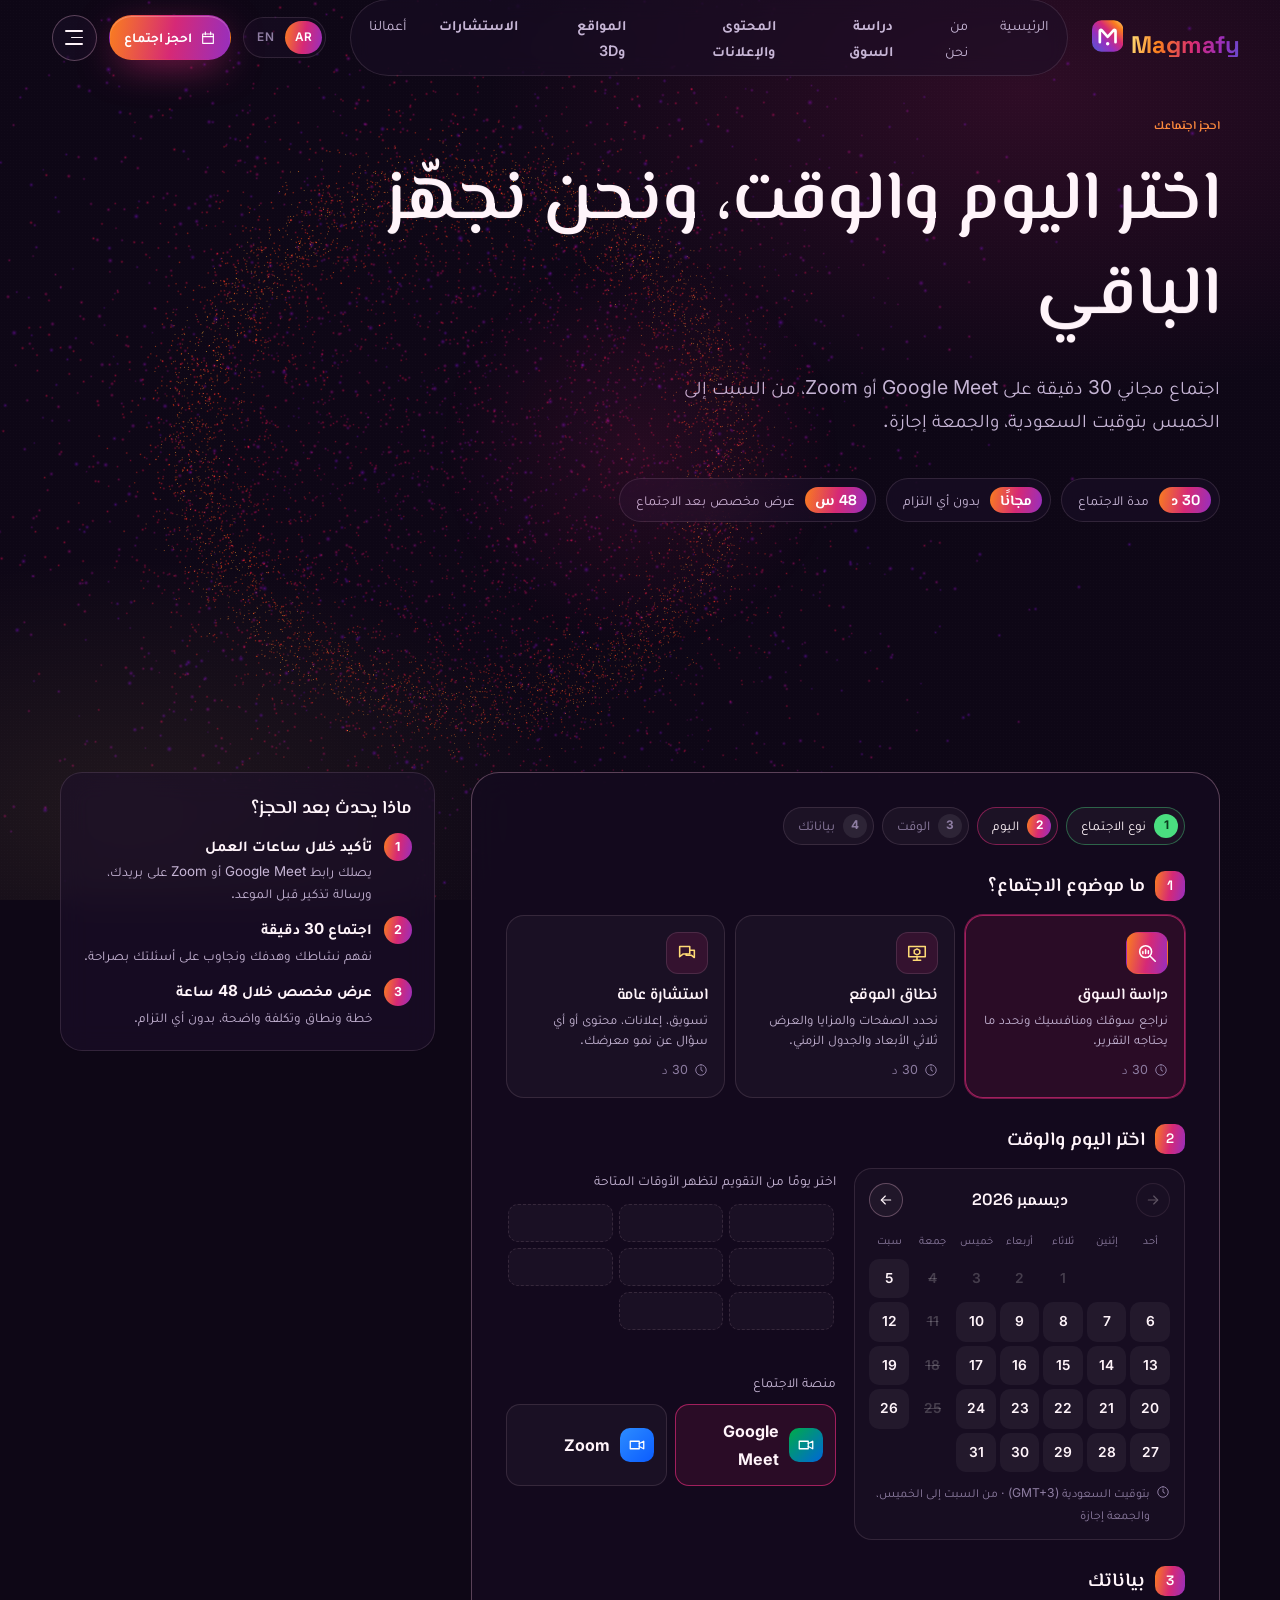
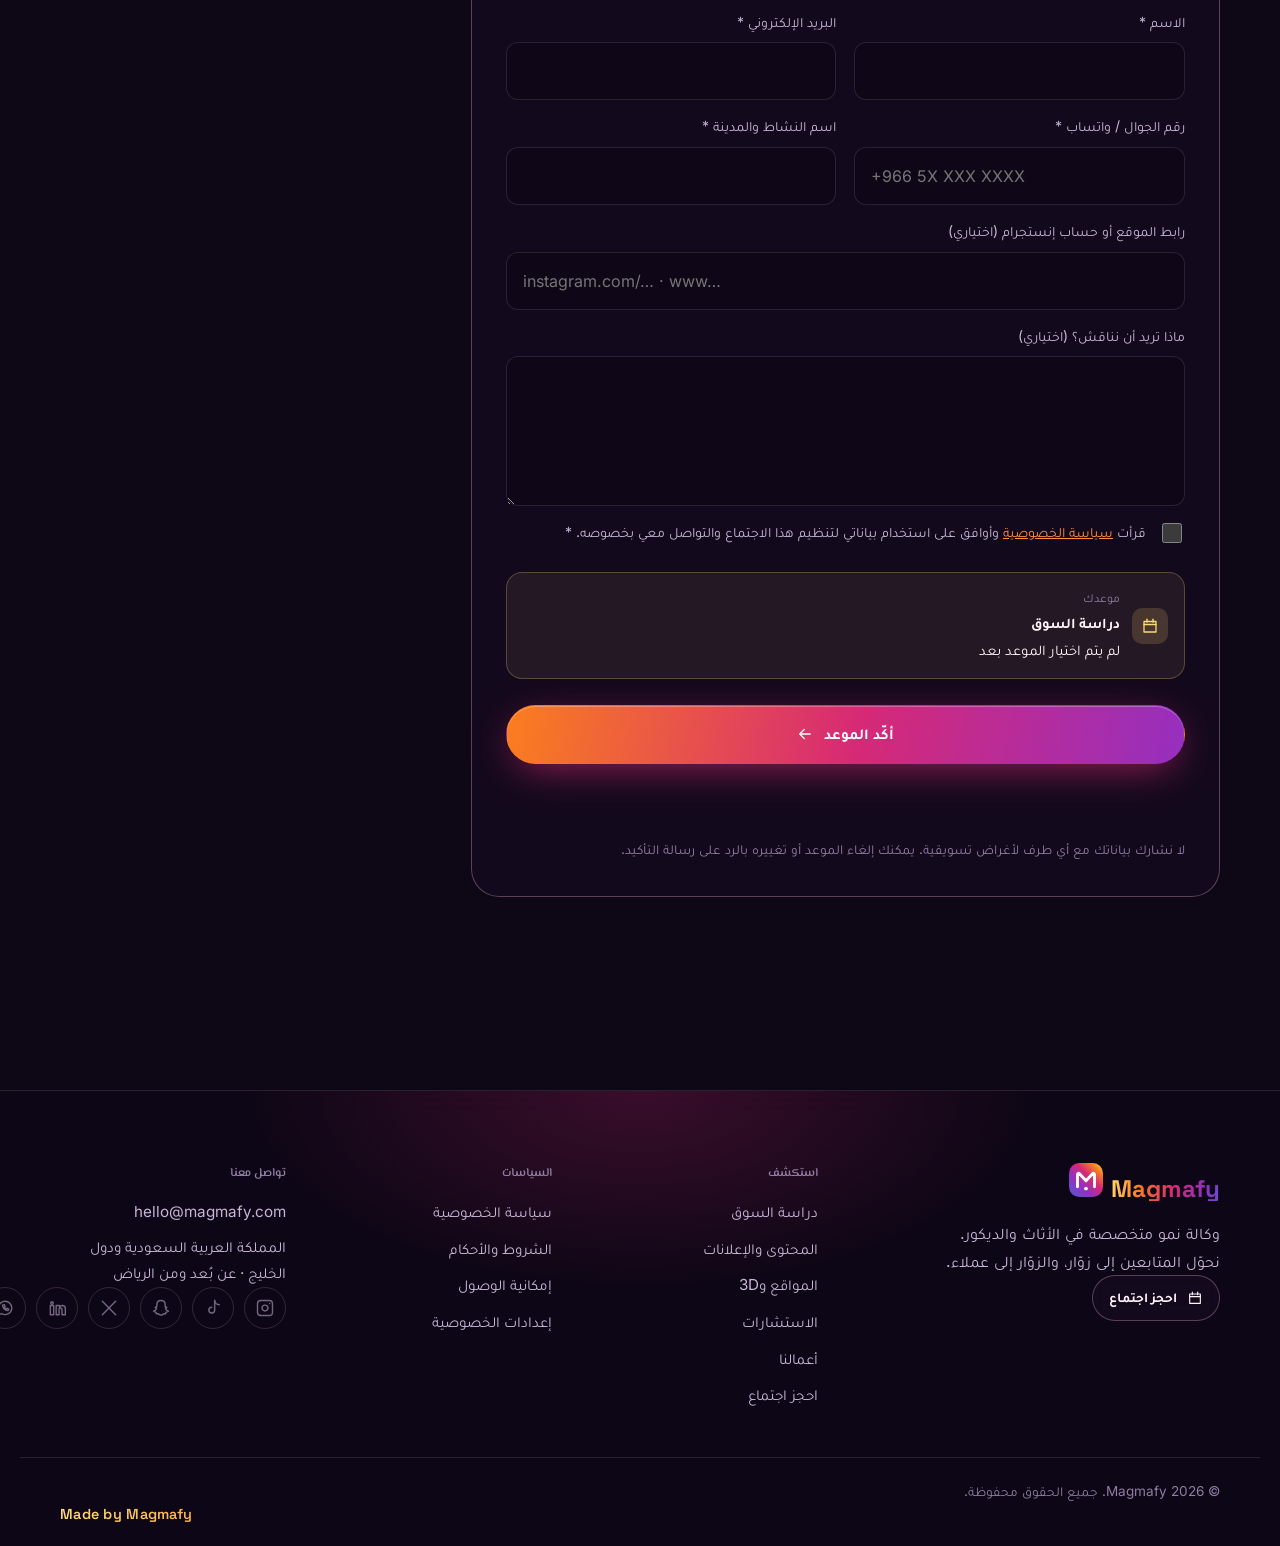
<file: pro/booking.html>
<!doctype html>
<html lang="ar" dir="rtl">
<head>
  <meta charset="utf-8">
  <meta name="viewport" content="width=device-width, initial-scale=1, viewport-fit=cover">
  <meta http-equiv="Content-Security-Policy" content="default-src 'self'; script-src 'self'; style-src 'self'; img-src 'self' data: blob:; font-src 'self'; connect-src 'self' blob: https://api.web3forms.com https://script.google.com https://script.googleusercontent.com; media-src 'self'; object-src 'none'; base-uri 'none'; form-action 'none'; frame-src 'none'; worker-src 'self' blob:; manifest-src 'self'; upgrade-insecure-requests; require-trusted-types-for 'script'; trusted-types 'none'">
  <meta name="referrer" content="strict-origin-when-cross-origin">
  <meta name="color-scheme" content="dark">
  <meta name="theme-color" content="#0e0716">
  <title>احجز اجتماع — Magmafy</title>
  <meta name="description" content="احجز اجتماعًا مجانيًا 30 دقيقة على Google Meet أو Zoom: دراسة السوق، نطاق الموقع، أو استشارة عامة.">
  <meta property="og:title" content="احجز اجتماع — Magmafy">
  <meta property="og:description" content="احجز اجتماعًا مجانيًا 30 دقيقة على Google Meet أو Zoom: دراسة السوق، نطاق الموقع، أو استشارة عامة.">
  <meta property="og:type" content="website">
  <meta property="og:locale" content="ar_SA">
  <meta property="og:locale:alternate" content="en_US">
  <link rel="icon" href="assets/img/favicon.svg" type="image/svg+xml">
  <link rel="preload" href="assets/fonts/space-grotesk-latin-wght-normal.woff2" as="font" type="font/woff2" crossorigin>
  <link rel="preload" href="assets/fonts/el-messiri-arabic-700-normal.woff2" as="font" type="font/woff2" crossorigin>
  <link rel="preload" href="assets/fonts/tajawal-arabic-400-normal.woff2" as="font" type="font/woff2" crossorigin>
  <link rel="stylesheet" href="assets/css/main.css">
  <link rel="stylesheet" href="assets/css/demos.css">
  <link rel="stylesheet" href="assets/css/magma.css">
  <script src="content/site-content.js" defer></script>
  <script src="assets/vendor/gsap.min.js" defer></script>
  <script src="assets/vendor/ScrollTrigger.min.js" defer></script>
  <script src="assets/js/main.js" type="module"></script>
</head>
<body data-page="contact">
  <div class="preloader" id="preloader" aria-hidden="true"><div class="pl"><div class="pl__glow"></div><div class="pl__orb"><i></i><i></i><i></i><b></b><b></b><b></b></div><div class="preloader__mark"><span>Magmafy</span></div></div><div class="preloader__bar"></div></div>
  <canvas id="world" aria-hidden="true"></canvas>
  <div class="grain" aria-hidden="true"></div>
  <header class="site-header" id="site-header"></header>
  <main id="main" tabindex="-1">
    <noscript><div class="container noscript"><h1>Magmafy</h1><p>فعّل JavaScript لاستخدام الموقع بالكامل. · Please enable JavaScript to use this website.</p><p><a href="booking.html">احجز اجتماع</a> · <a href="privacy.html">سياسة الخصوصية</a> · <a href="terms.html">الشروط والأحكام</a></p><p>Made by Magmafy</p></div></noscript>
  </main>
  <footer class="site-footer" id="site-footer"></footer>
</body>
</html>
</file>
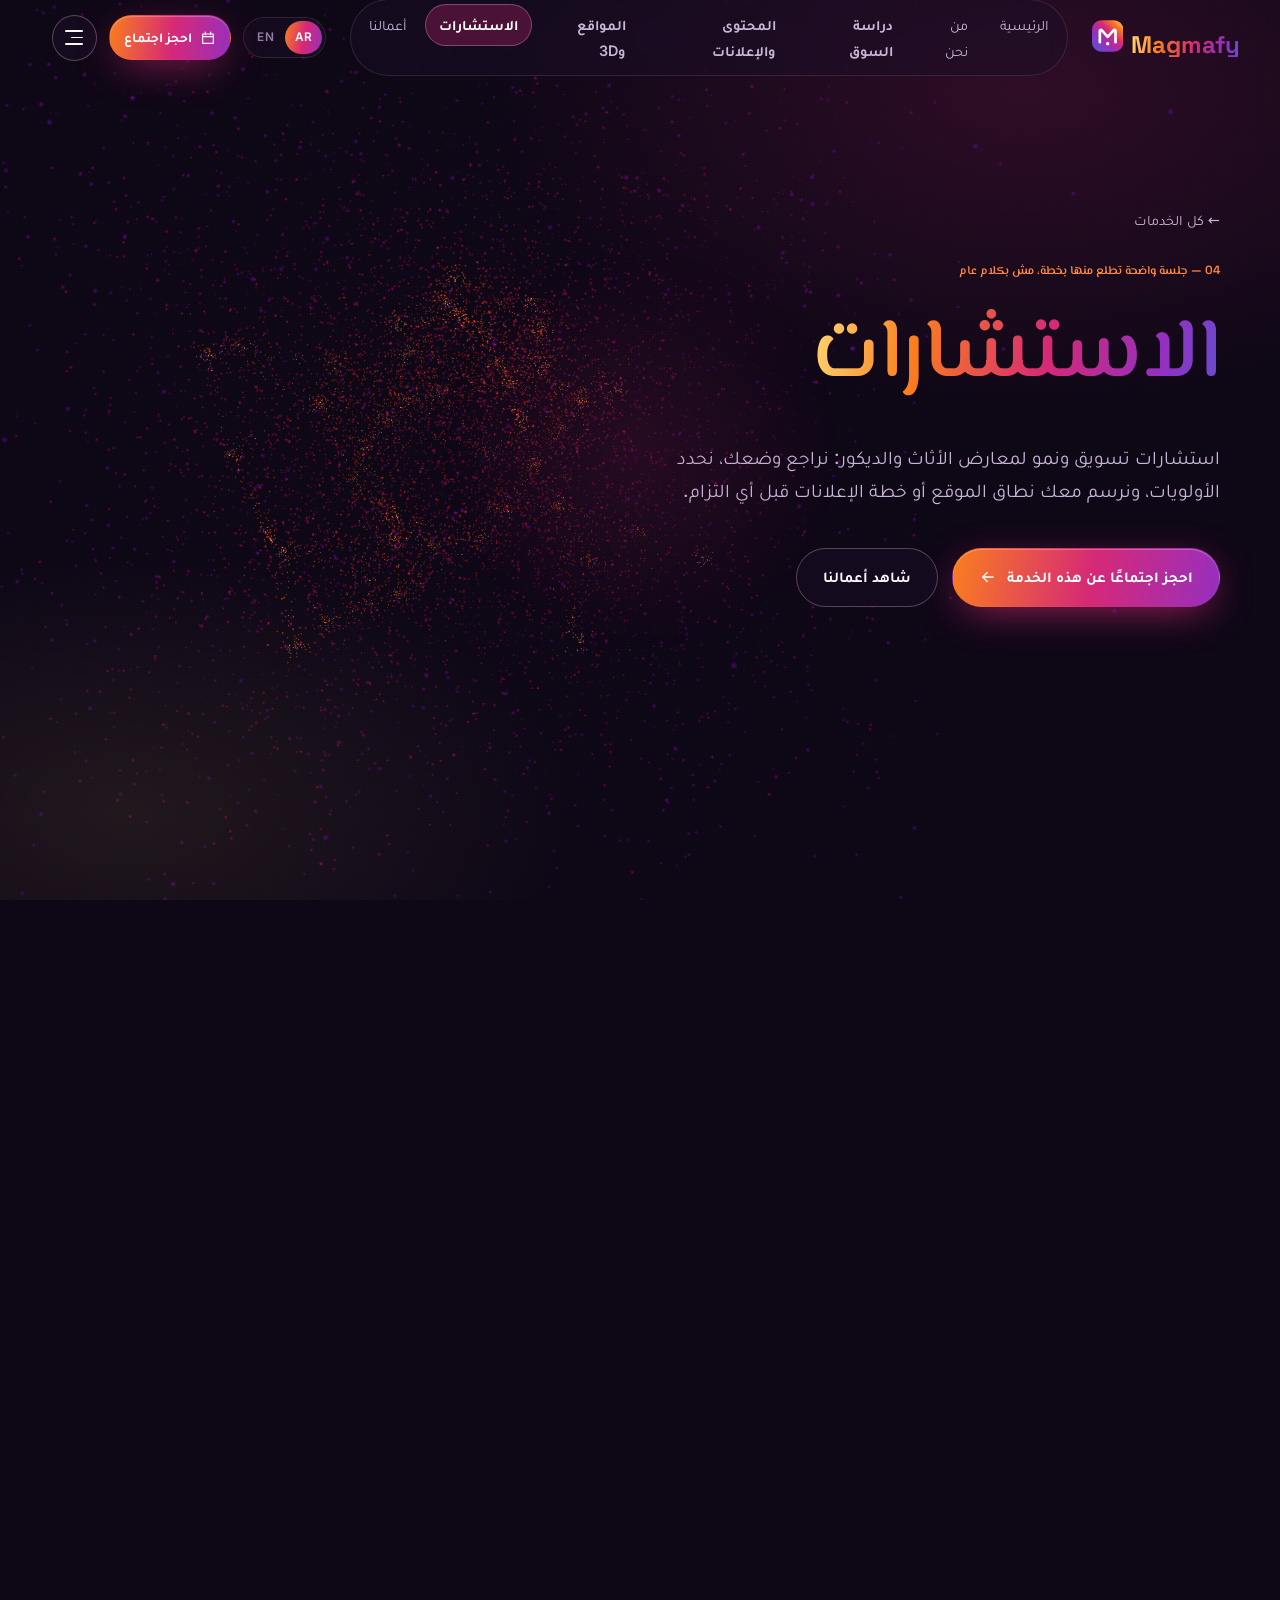
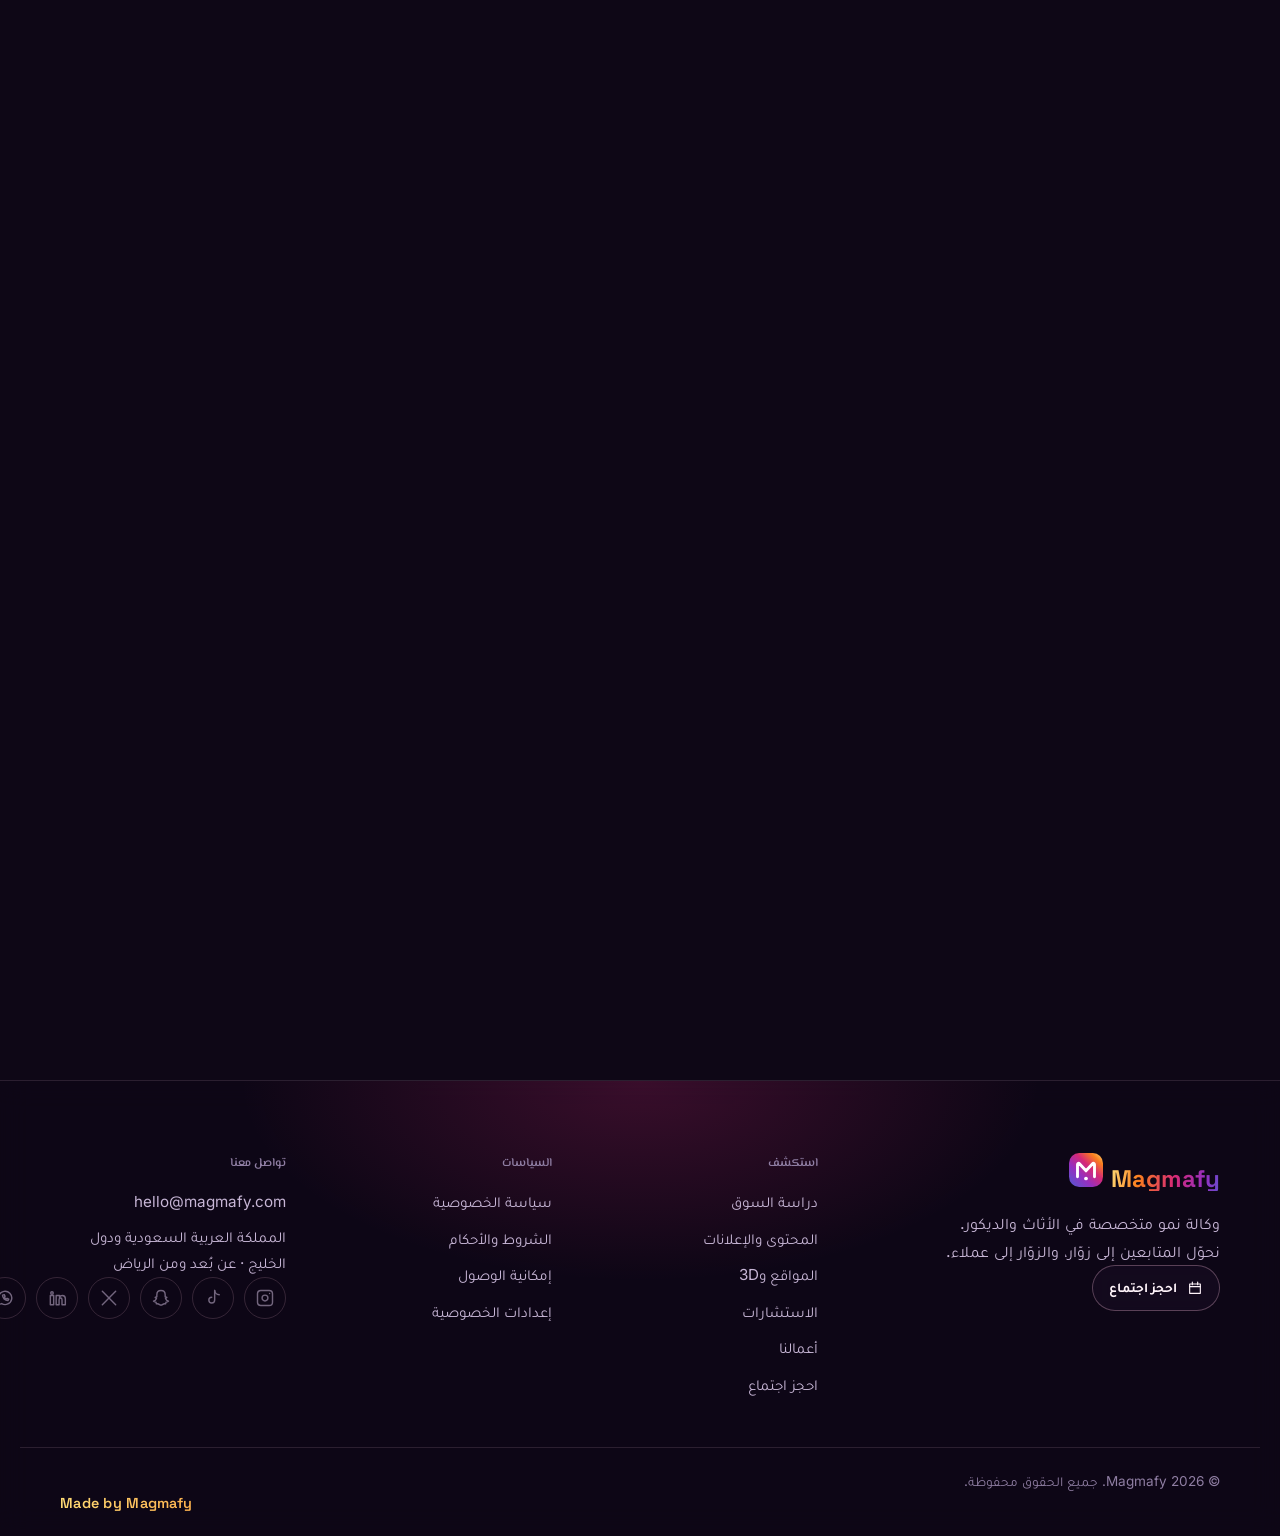
<file: pro/consulting.html>
<!doctype html>
<html lang="ar" dir="rtl">
<head>
  <meta charset="utf-8">
  <meta name="viewport" content="width=device-width, initial-scale=1, viewport-fit=cover">
  <meta http-equiv="Content-Security-Policy" content="default-src 'self'; script-src 'self'; style-src 'self'; img-src 'self' data: blob:; font-src 'self'; connect-src 'self' blob: https://api.web3forms.com https://script.google.com https://script.googleusercontent.com; media-src 'self'; object-src 'none'; base-uri 'none'; form-action 'none'; frame-src 'none'; worker-src 'self' blob:; manifest-src 'self'; upgrade-insecure-requests; require-trusted-types-for 'script'; trusted-types 'none'">
  <meta name="referrer" content="strict-origin-when-cross-origin">
  <meta name="color-scheme" content="dark">
  <meta name="theme-color" content="#0e0716">
  <title>الاستشارات — Magmafy</title>
  <meta name="description" content="استشارات تسويق ونمو وتحديد نطاق المواقع لمعارض الأثاث والديكور.">
  <meta property="og:title" content="الاستشارات — Magmafy">
  <meta property="og:description" content="استشارات تسويق ونمو وتحديد نطاق المواقع لمعارض الأثاث والديكور.">
  <meta property="og:type" content="website">
  <meta property="og:locale" content="ar_SA">
  <meta property="og:locale:alternate" content="en_US">
  <link rel="icon" href="assets/img/favicon.svg" type="image/svg+xml">
  <link rel="preload" href="assets/fonts/space-grotesk-latin-wght-normal.woff2" as="font" type="font/woff2" crossorigin>
  <link rel="preload" href="assets/fonts/el-messiri-arabic-700-normal.woff2" as="font" type="font/woff2" crossorigin>
  <link rel="preload" href="assets/fonts/tajawal-arabic-400-normal.woff2" as="font" type="font/woff2" crossorigin>
  <link rel="stylesheet" href="assets/css/main.css">
  <link rel="stylesheet" href="assets/css/demos.css">
  <link rel="stylesheet" href="assets/css/magma.css">
  <script src="content/site-content.js" defer></script>
  <script src="assets/vendor/gsap.min.js" defer></script>
  <script src="assets/vendor/ScrollTrigger.min.js" defer></script>
  <script src="assets/js/main.js" type="module"></script>
</head>
<body data-page="consulting">
  <div class="preloader" id="preloader" aria-hidden="true"><div class="pl"><div class="pl__glow"></div><div class="pl__orb"><i></i><i></i><i></i><b></b><b></b><b></b></div><div class="preloader__mark"><span>Magmafy</span></div></div><div class="preloader__bar"></div></div>
  <canvas id="world" aria-hidden="true"></canvas>
  <div class="grain" aria-hidden="true"></div>
  <header class="site-header" id="site-header"></header>
  <main id="main" tabindex="-1">
    <noscript><div class="container noscript"><h1>Magmafy</h1><p>فعّل JavaScript لاستخدام الموقع بالكامل. · Please enable JavaScript to use this website.</p><p><a href="booking.html">احجز اجتماع</a> · <a href="privacy.html">سياسة الخصوصية</a> · <a href="terms.html">الشروط والأحكام</a></p><p>Made by Magmafy</p></div></noscript>
  </main>
  <footer class="site-footer" id="site-footer"></footer>
</body>
</html>
</file>
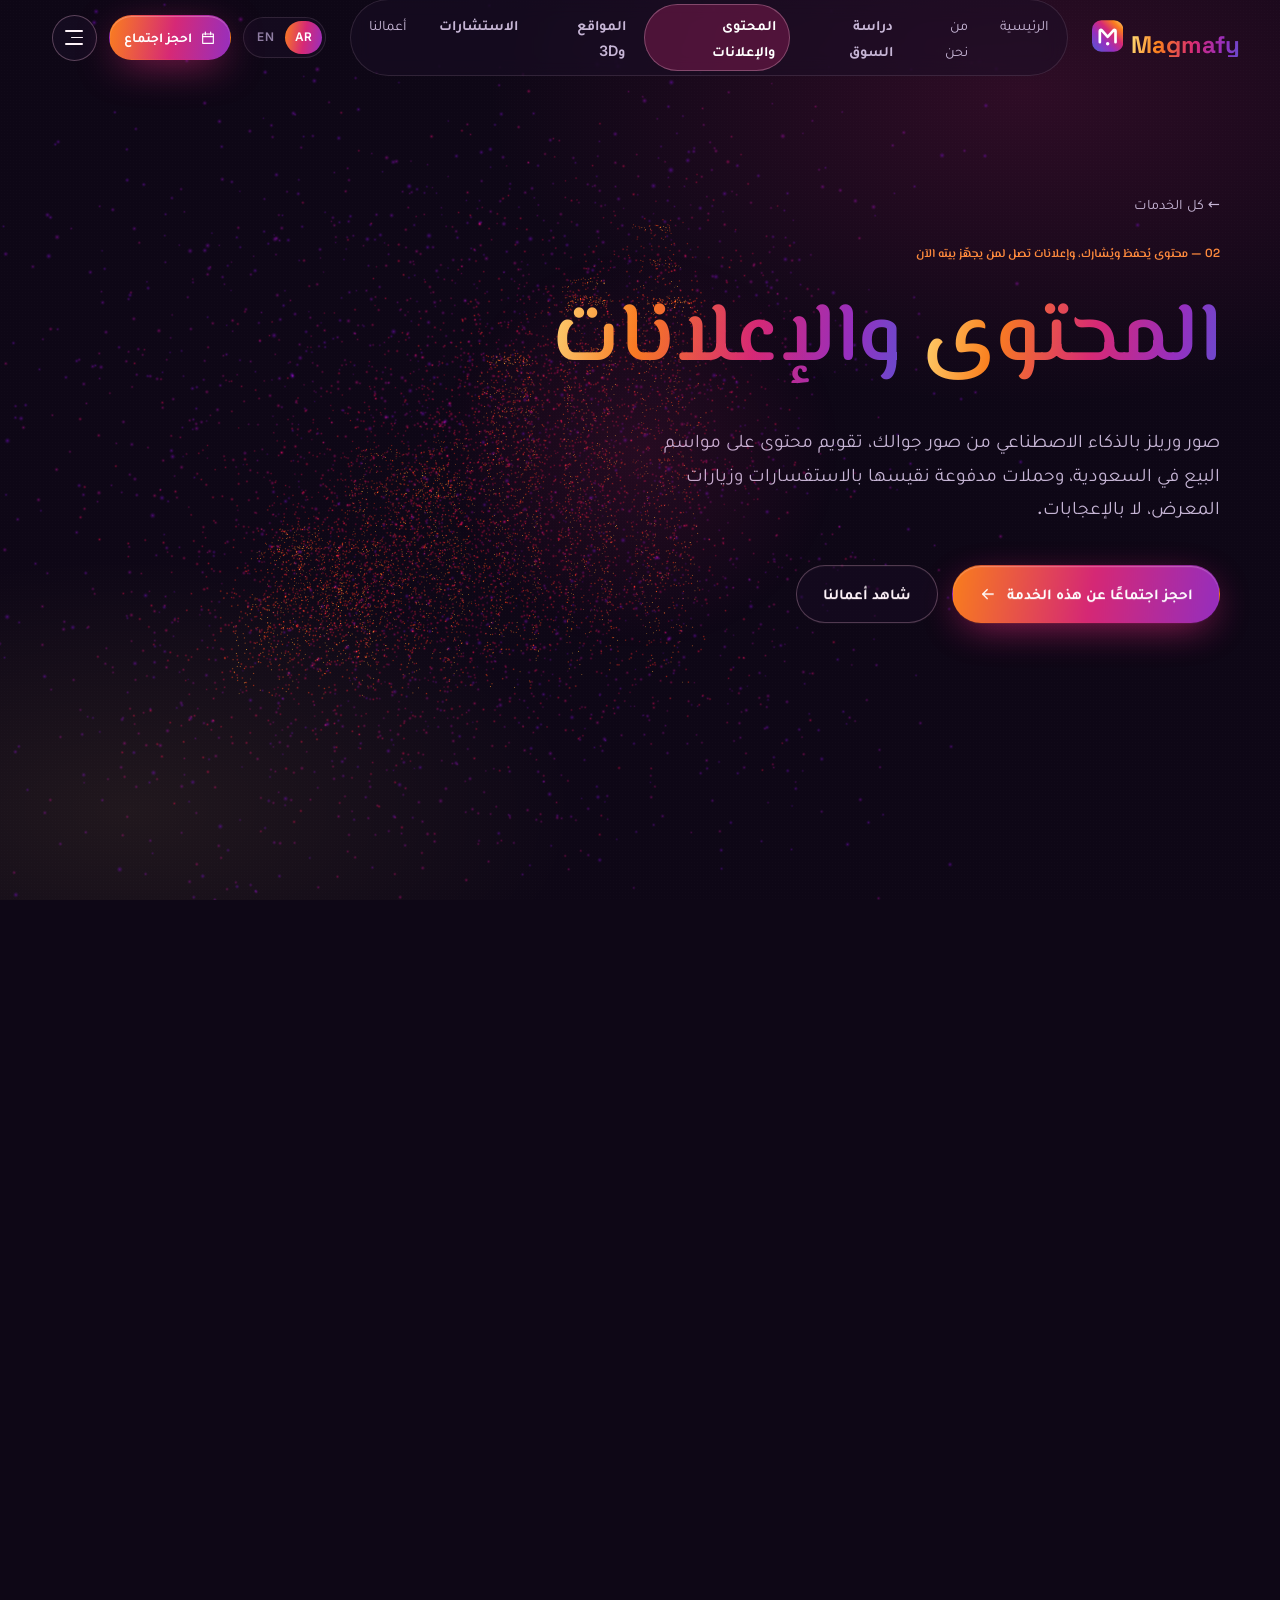
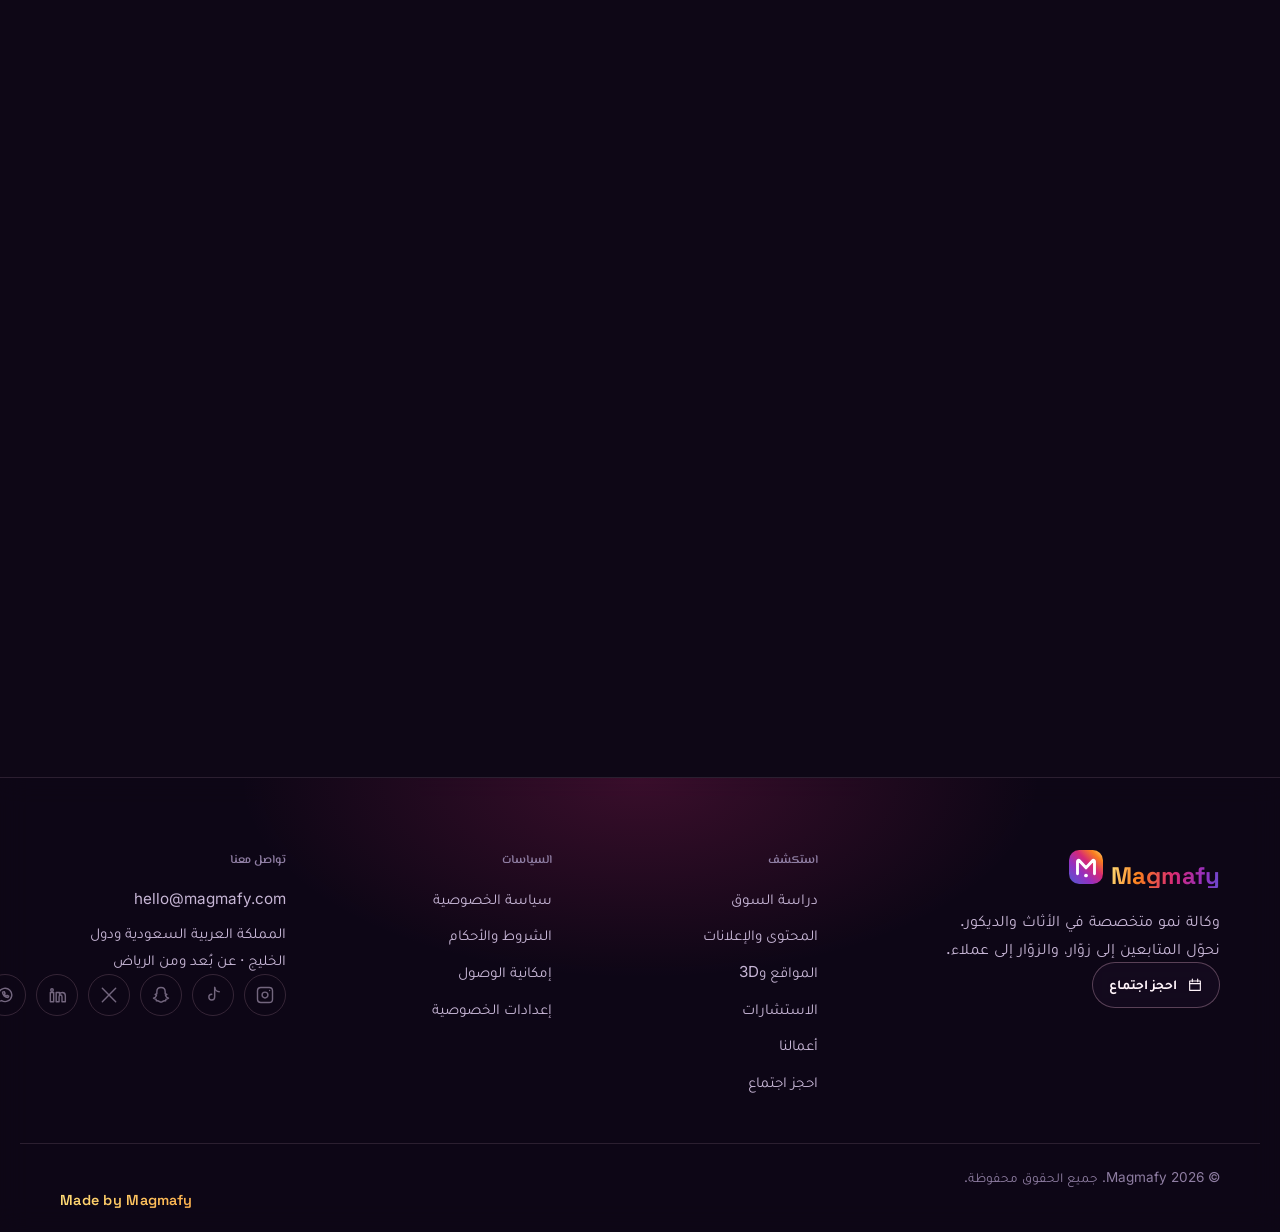
<file: pro/content.html>
<!doctype html>
<html lang="ar" dir="rtl">
<head>
  <meta charset="utf-8">
  <meta name="viewport" content="width=device-width, initial-scale=1, viewport-fit=cover">
  <meta http-equiv="Content-Security-Policy" content="default-src 'self'; script-src 'self'; style-src 'self'; img-src 'self' data: blob:; font-src 'self'; connect-src 'self' blob: https://api.web3forms.com https://script.google.com https://script.googleusercontent.com; media-src 'self'; object-src 'none'; base-uri 'none'; form-action 'none'; frame-src 'none'; worker-src 'self' blob:; manifest-src 'self'; upgrade-insecure-requests; require-trusted-types-for 'script'; trusted-types 'none'">
  <meta name="referrer" content="strict-origin-when-cross-origin">
  <meta name="color-scheme" content="dark">
  <meta name="theme-color" content="#0e0716">
  <title>المحتوى والإعلانات — Magmafy</title>
  <meta name="description" content="صور وريلز بالذكاء الاصطناعي، تقويم محتوى على مواسم البيع في السعودية، وإعلانات Meta وTikTok وSnapchat تقاس بالاستفسارات والزيارات.">
  <meta property="og:title" content="المحتوى والإعلانات — Magmafy">
  <meta property="og:description" content="صور وريلز بالذكاء الاصطناعي، تقويم محتوى على مواسم البيع في السعودية، وإعلانات Meta وTikTok وSnapchat تقاس بالاستفسارات والزيارات.">
  <meta property="og:type" content="website">
  <meta property="og:locale" content="ar_SA">
  <meta property="og:locale:alternate" content="en_US">
  <link rel="icon" href="assets/img/favicon.svg" type="image/svg+xml">
  <link rel="preload" href="assets/fonts/space-grotesk-latin-wght-normal.woff2" as="font" type="font/woff2" crossorigin>
  <link rel="preload" href="assets/fonts/el-messiri-arabic-700-normal.woff2" as="font" type="font/woff2" crossorigin>
  <link rel="preload" href="assets/fonts/tajawal-arabic-400-normal.woff2" as="font" type="font/woff2" crossorigin>
  <link rel="stylesheet" href="assets/css/main.css">
  <link rel="stylesheet" href="assets/css/demos.css">
  <link rel="stylesheet" href="assets/css/magma.css">
  <script src="content/site-content.js" defer></script>
  <script src="assets/vendor/gsap.min.js" defer></script>
  <script src="assets/vendor/ScrollTrigger.min.js" defer></script>
  <script src="assets/js/main.js" type="module"></script>
</head>
<body data-page="content">
  <div class="preloader" id="preloader" aria-hidden="true"><div class="pl"><div class="pl__glow"></div><div class="pl__orb"><i></i><i></i><i></i><b></b><b></b><b></b></div><div class="preloader__mark"><span>Magmafy</span></div></div><div class="preloader__bar"></div></div>
  <canvas id="world" aria-hidden="true"></canvas>
  <div class="grain" aria-hidden="true"></div>
  <header class="site-header" id="site-header"></header>
  <main id="main" tabindex="-1">
    <noscript><div class="container noscript"><h1>Magmafy</h1><p>فعّل JavaScript لاستخدام الموقع بالكامل. · Please enable JavaScript to use this website.</p><p><a href="booking.html">احجز اجتماع</a> · <a href="privacy.html">سياسة الخصوصية</a> · <a href="terms.html">الشروط والأحكام</a></p><p>Made by Magmafy</p></div></noscript>
  </main>
  <footer class="site-footer" id="site-footer"></footer>
</body>
</html>
</file>
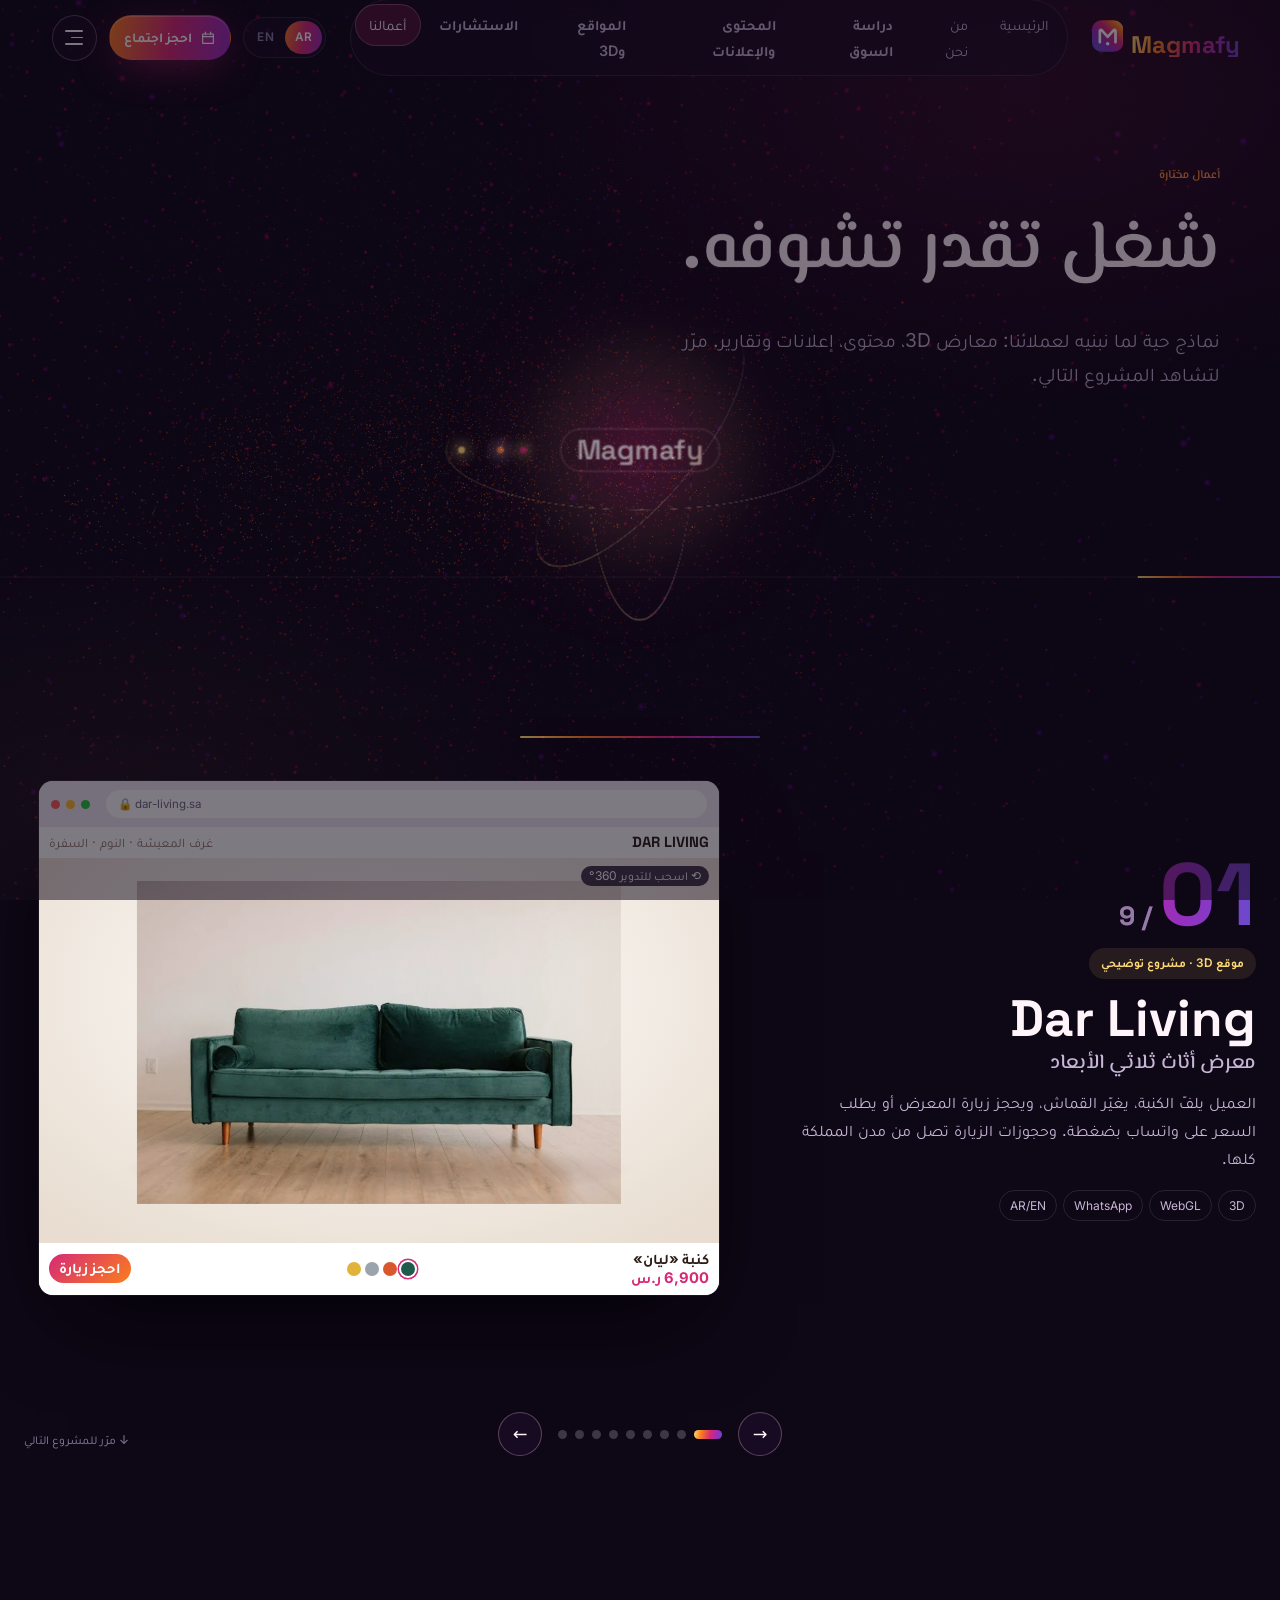
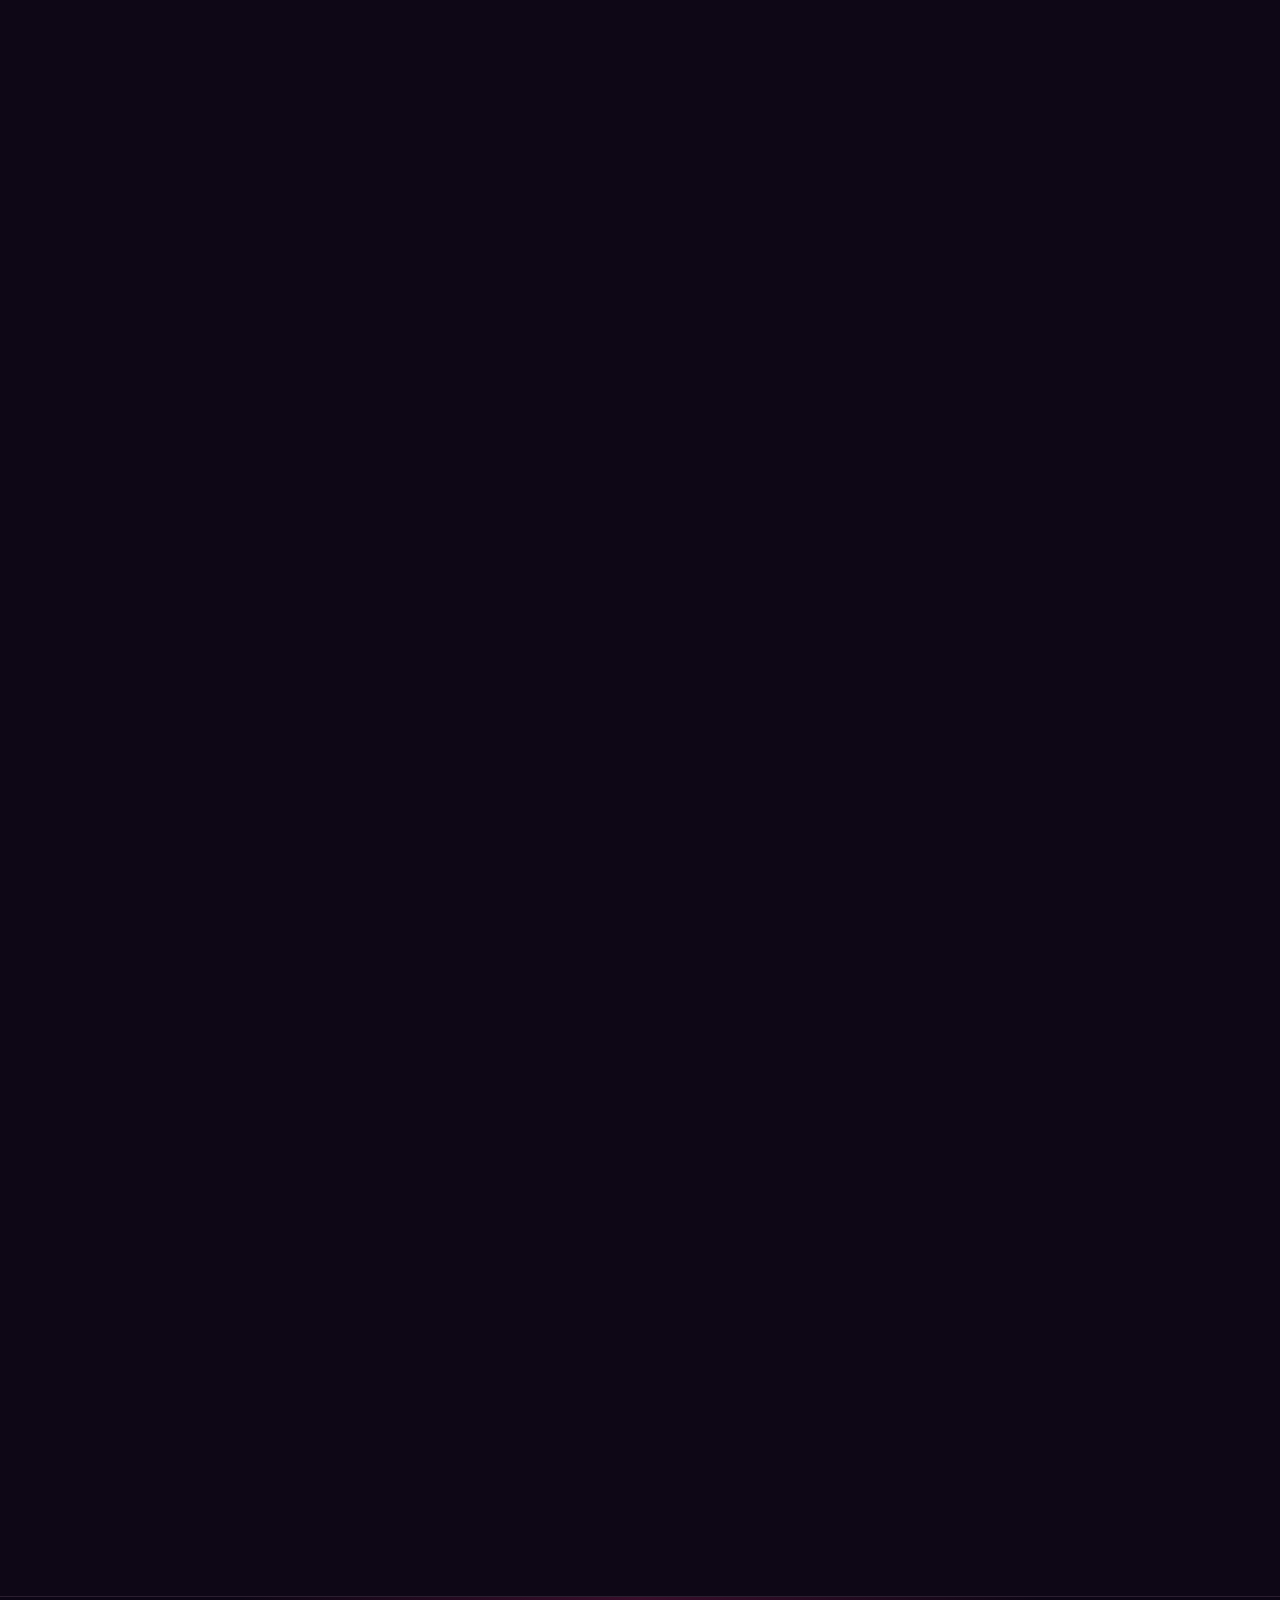
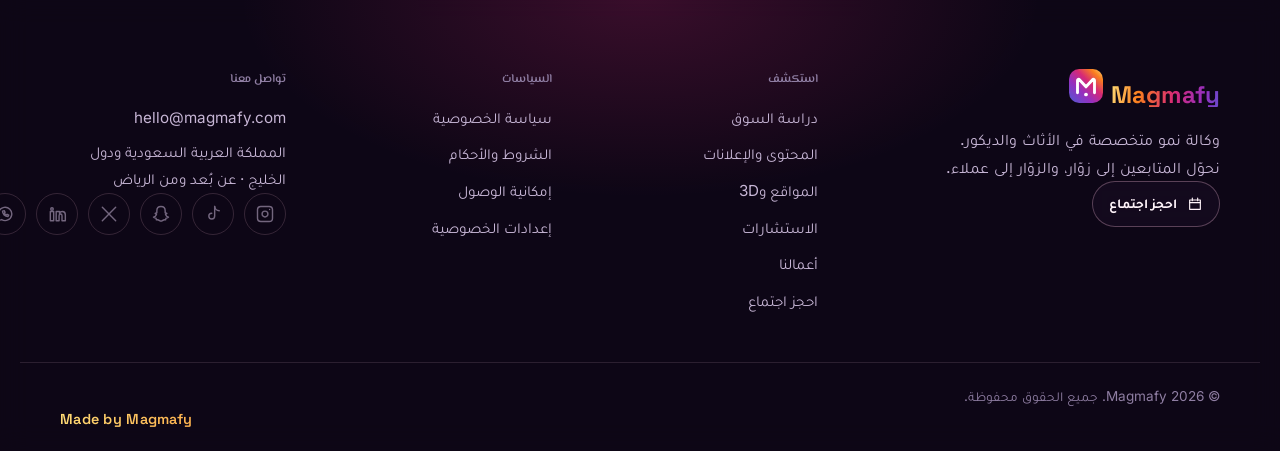
<file: pro/portfolio.html>
<!doctype html>
<html lang="ar" dir="rtl">
<head>
  <meta charset="utf-8">
  <meta name="viewport" content="width=device-width, initial-scale=1, viewport-fit=cover">
  <meta http-equiv="Content-Security-Policy" content="default-src 'self'; script-src 'self'; style-src 'self'; img-src 'self' data: blob:; font-src 'self'; connect-src 'self' blob: https://api.web3forms.com https://script.google.com https://script.googleusercontent.com; media-src 'self'; object-src 'none'; base-uri 'none'; form-action 'none'; frame-src 'none'; worker-src 'self' blob:; manifest-src 'self'; upgrade-insecure-requests; require-trusted-types-for 'script'; trusted-types 'none'">
  <meta name="referrer" content="strict-origin-when-cross-origin">
  <meta name="color-scheme" content="dark">
  <meta name="theme-color" content="#0e0716">
  <title>أعمالنا — Magmafy</title>
  <meta name="description" content="نماذج حية لمعارض 3D ومحتوى وإعلانات وتقارير من Magmafy.">
  <meta property="og:title" content="أعمالنا — Magmafy">
  <meta property="og:description" content="نماذج حية لمعارض 3D ومحتوى وإعلانات وتقارير من Magmafy.">
  <meta property="og:type" content="website">
  <meta property="og:locale" content="ar_SA">
  <meta property="og:locale:alternate" content="en_US">
  <link rel="icon" href="assets/img/favicon.svg" type="image/svg+xml">
  <link rel="preload" href="assets/fonts/space-grotesk-latin-wght-normal.woff2" as="font" type="font/woff2" crossorigin>
  <link rel="preload" href="assets/fonts/el-messiri-arabic-700-normal.woff2" as="font" type="font/woff2" crossorigin>
  <link rel="preload" href="assets/fonts/tajawal-arabic-400-normal.woff2" as="font" type="font/woff2" crossorigin>
  <link rel="stylesheet" href="assets/css/main.css">
  <link rel="stylesheet" href="assets/css/demos.css">
  <link rel="stylesheet" href="assets/css/magma.css">
  <script src="content/site-content.js" defer></script>
  <script src="assets/vendor/gsap.min.js" defer></script>
  <script src="assets/vendor/ScrollTrigger.min.js" defer></script>
  <script src="assets/js/main.js" type="module"></script>
</head>
<body data-page="portfolio">
  <div class="preloader" id="preloader" aria-hidden="true"><div class="pl"><div class="pl__glow"></div><div class="pl__orb"><i></i><i></i><i></i><b></b><b></b><b></b></div><div class="preloader__mark"><span>Magmafy</span></div></div><div class="preloader__bar"></div></div>
  <canvas id="world" aria-hidden="true"></canvas>
  <div class="grain" aria-hidden="true"></div>
  <header class="site-header" id="site-header"></header>
  <main id="main" tabindex="-1">
    <noscript><div class="container noscript"><h1>Magmafy</h1><p>فعّل JavaScript لاستخدام الموقع بالكامل. · Please enable JavaScript to use this website.</p><p><a href="booking.html">احجز اجتماع</a> · <a href="privacy.html">سياسة الخصوصية</a> · <a href="terms.html">الشروط والأحكام</a></p><p>Made by Magmafy</p></div></noscript>
  </main>
  <footer class="site-footer" id="site-footer"></footer>
</body>
</html>
</file>
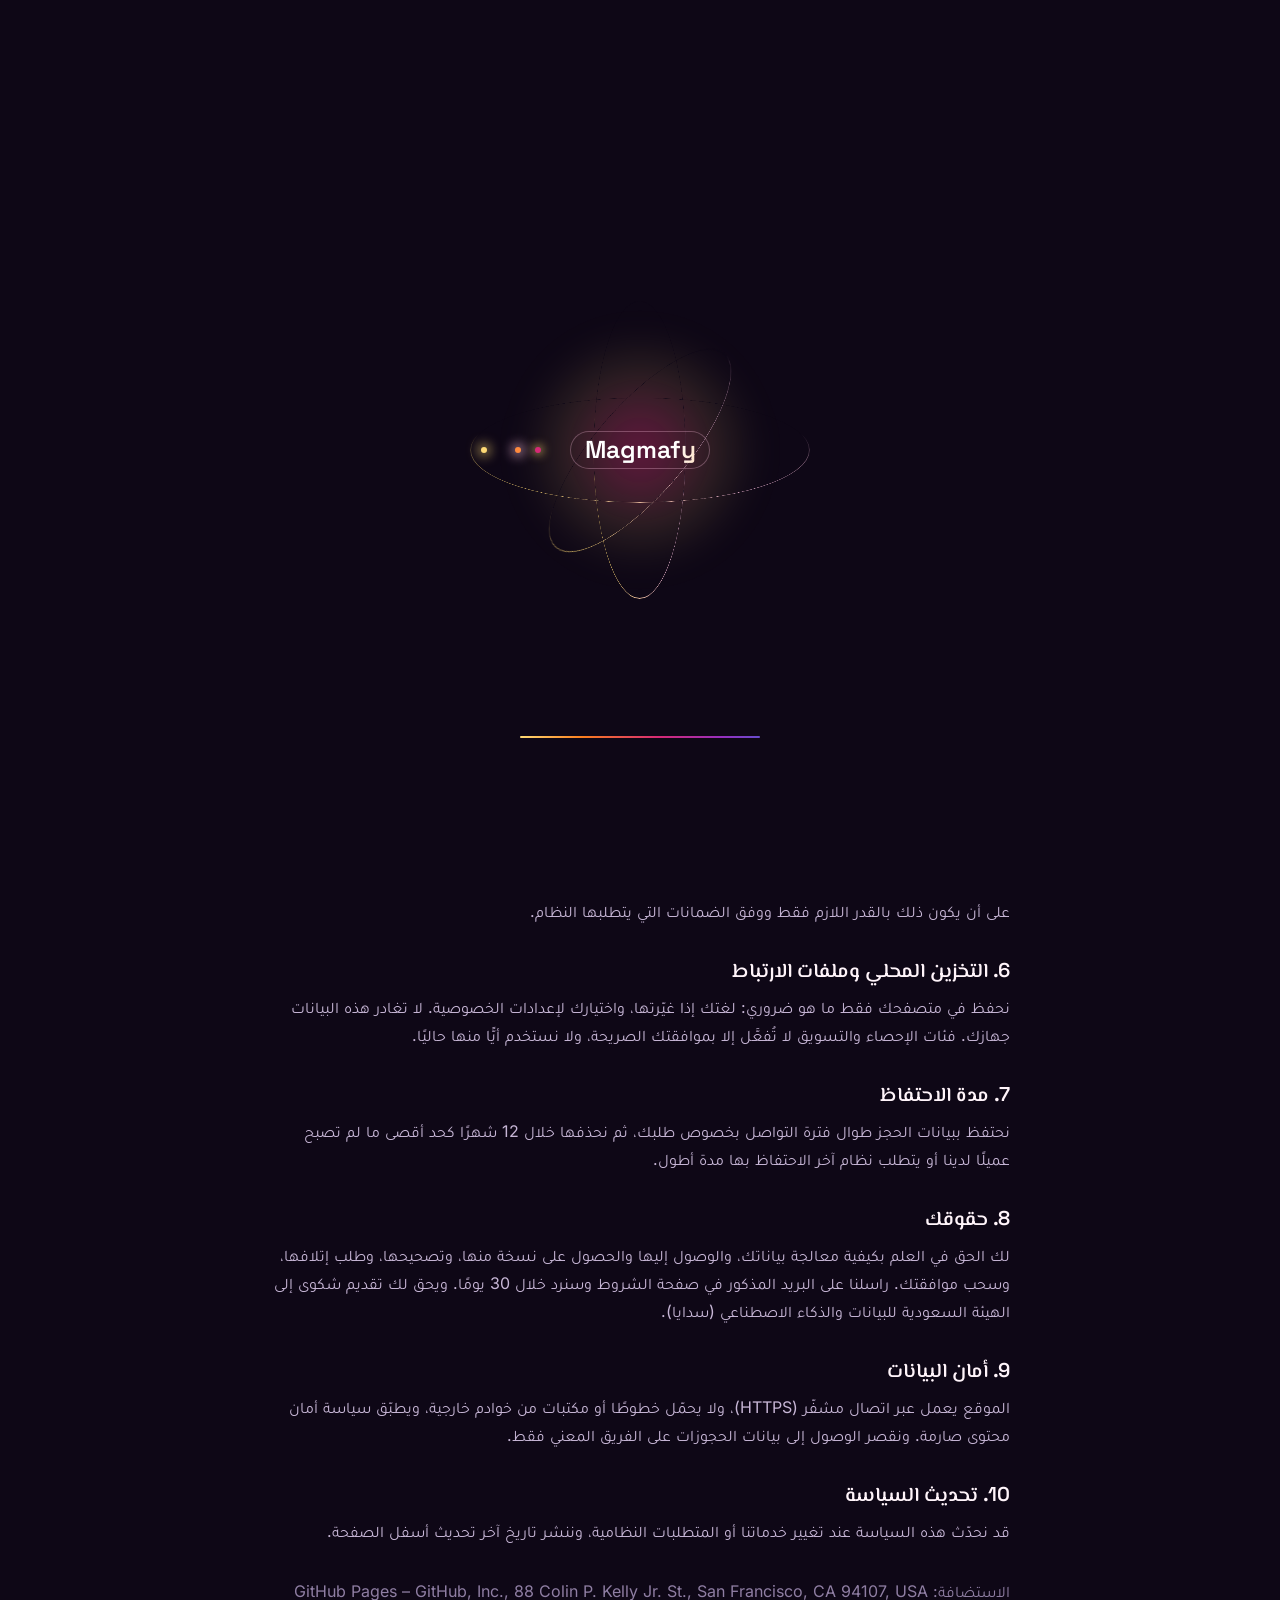
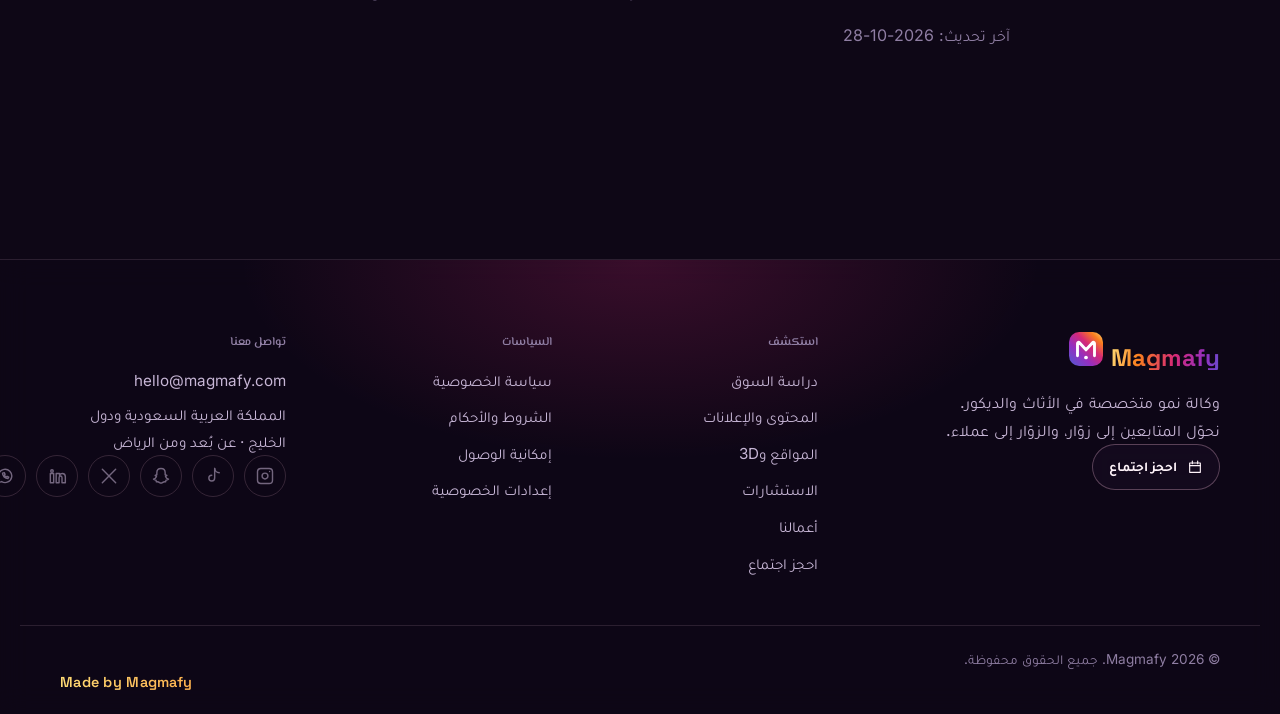
<file: pro/privacy.html>
<!doctype html>
<html lang="ar" dir="rtl">
<head>
  <meta charset="utf-8">
  <meta name="viewport" content="width=device-width, initial-scale=1, viewport-fit=cover">
  <meta http-equiv="Content-Security-Policy" content="default-src 'self'; script-src 'self'; style-src 'self'; img-src 'self' data: blob:; font-src 'self'; connect-src 'self' blob: https://api.web3forms.com https://script.google.com https://script.googleusercontent.com; media-src 'self'; object-src 'none'; base-uri 'none'; form-action 'none'; frame-src 'none'; worker-src 'self' blob:; manifest-src 'self'; upgrade-insecure-requests; require-trusted-types-for 'script'; trusted-types 'none'">
  <meta name="referrer" content="strict-origin-when-cross-origin">
  <meta name="color-scheme" content="dark">
  <meta name="theme-color" content="#0e0716">
  <title>سياسة الخصوصية — Magmafy</title>
  <meta name="description" content="كيف تتعامل Magmafy مع بياناتك وفق نظام حماية البيانات الشخصية.">
  <meta property="og:title" content="سياسة الخصوصية — Magmafy">
  <meta property="og:description" content="كيف تتعامل Magmafy مع بياناتك وفق نظام حماية البيانات الشخصية.">
  <meta property="og:type" content="website">
  <meta property="og:locale" content="ar_SA">
  <meta property="og:locale:alternate" content="en_US">
  <link rel="icon" href="assets/img/favicon.svg" type="image/svg+xml">
  <link rel="preload" href="assets/fonts/space-grotesk-latin-wght-normal.woff2" as="font" type="font/woff2" crossorigin>
  <link rel="preload" href="assets/fonts/el-messiri-arabic-700-normal.woff2" as="font" type="font/woff2" crossorigin>
  <link rel="preload" href="assets/fonts/tajawal-arabic-400-normal.woff2" as="font" type="font/woff2" crossorigin>
  <link rel="stylesheet" href="assets/css/main.css">
  <link rel="stylesheet" href="assets/css/demos.css">
  <link rel="stylesheet" href="assets/css/magma.css">
  <script src="content/site-content.js" defer></script>
  <script src="assets/vendor/gsap.min.js" defer></script>
  <script src="assets/vendor/ScrollTrigger.min.js" defer></script>
  <script src="assets/js/main.js" type="module"></script>
</head>
<body data-page="privacy">
  <div class="preloader" id="preloader" aria-hidden="true"><div class="pl"><div class="pl__glow"></div><div class="pl__orb"><i></i><i></i><i></i><b></b><b></b><b></b></div><div class="preloader__mark"><span>Magmafy</span></div></div><div class="preloader__bar"></div></div>
  <canvas id="world" aria-hidden="true"></canvas>
  <div class="grain" aria-hidden="true"></div>
  <header class="site-header" id="site-header"></header>
  <main id="main" tabindex="-1">
    <noscript><div class="container noscript"><h1>Magmafy</h1><p>فعّل JavaScript لاستخدام الموقع بالكامل. · Please enable JavaScript to use this website.</p><p><a href="booking.html">احجز اجتماع</a> · <a href="privacy.html">سياسة الخصوصية</a> · <a href="terms.html">الشروط والأحكام</a></p><p>Made by Magmafy</p></div></noscript>
  </main>
  <footer class="site-footer" id="site-footer"></footer>
</body>
</html>
</file>
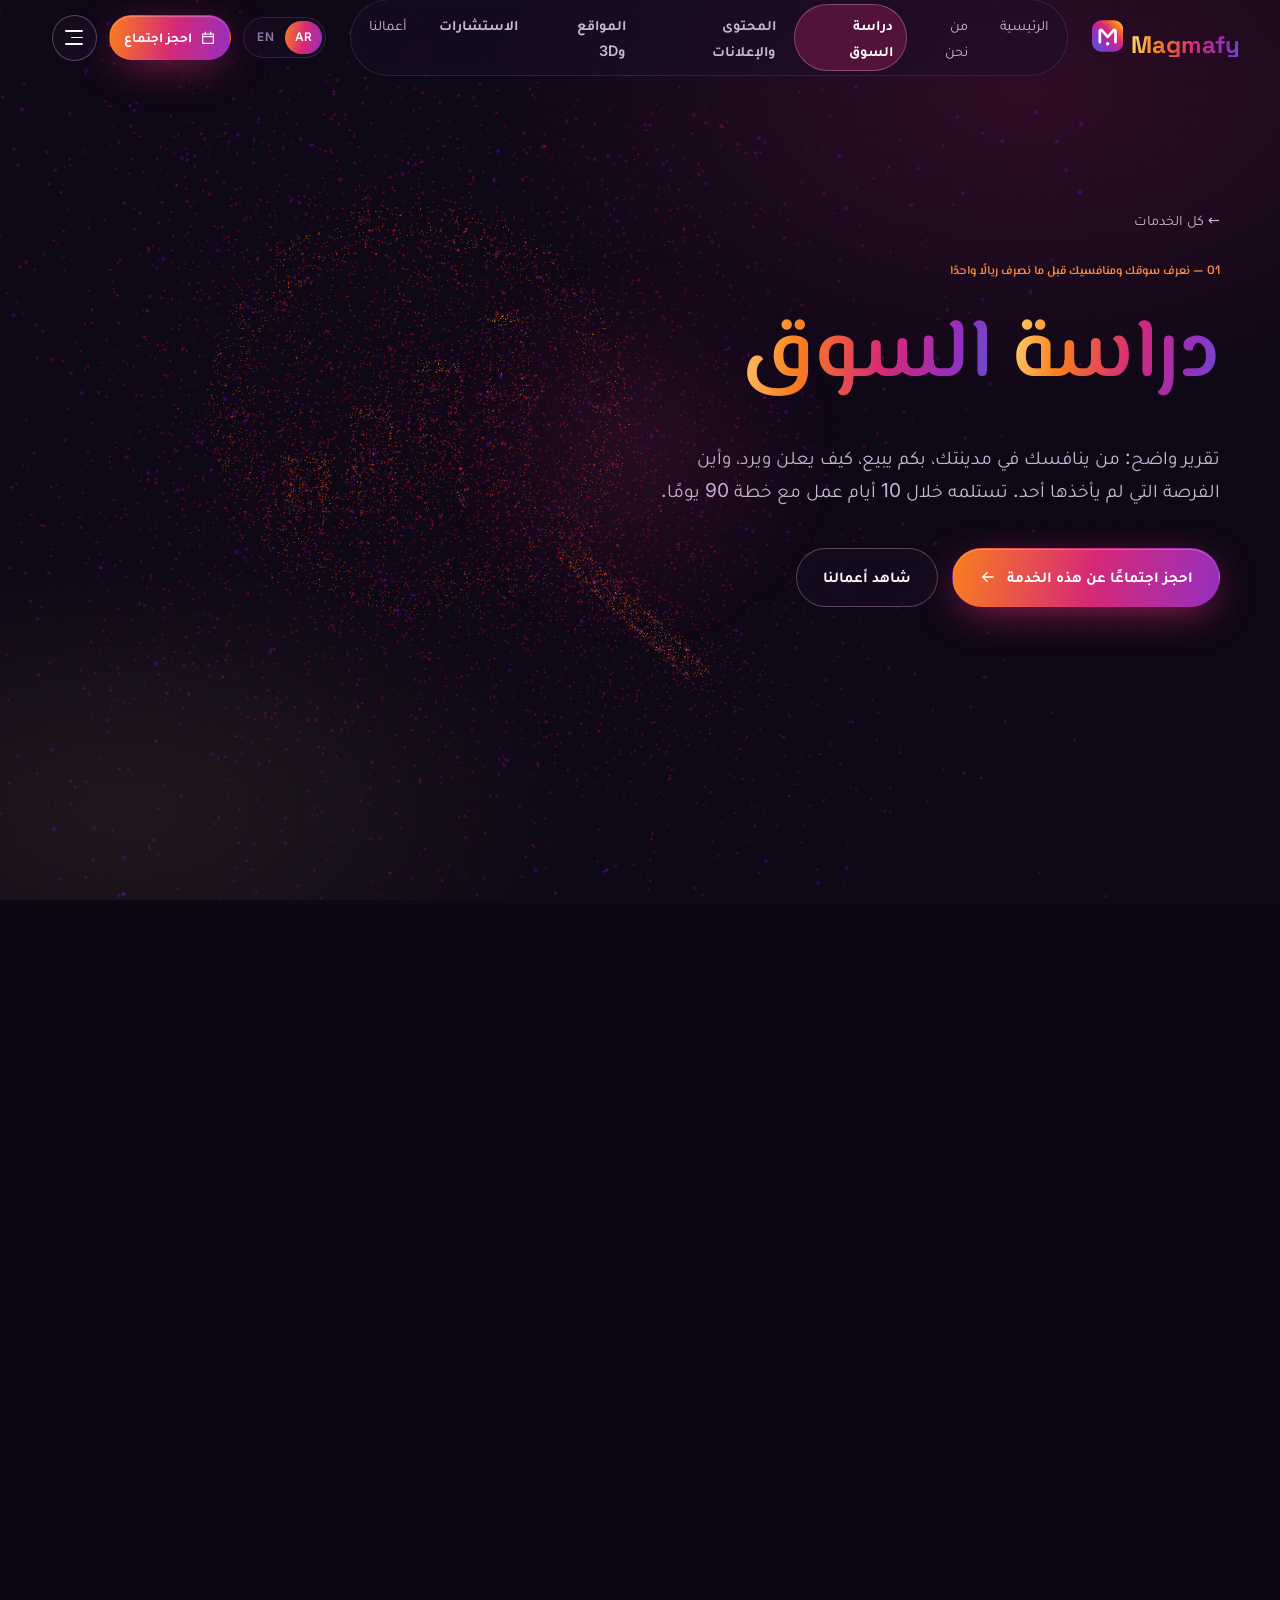
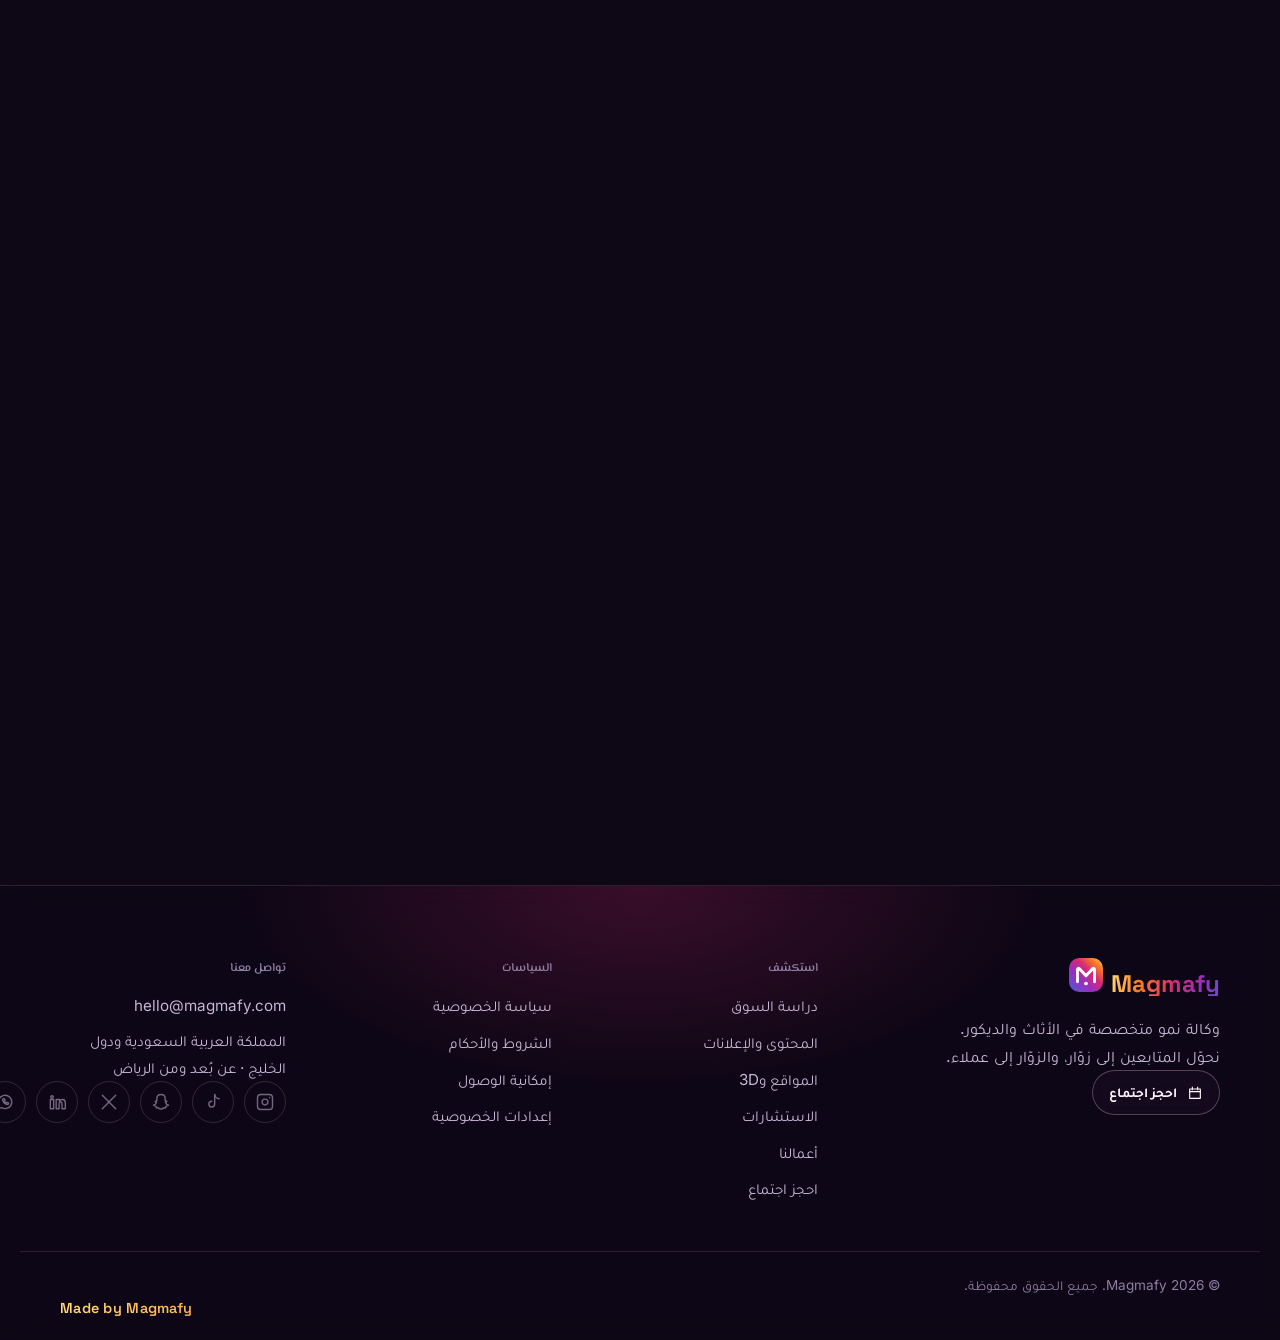
<file: pro/research.html>
<!doctype html>
<html lang="ar" dir="rtl">
<head>
  <meta charset="utf-8">
  <meta name="viewport" content="width=device-width, initial-scale=1, viewport-fit=cover">
  <meta http-equiv="Content-Security-Policy" content="default-src 'self'; script-src 'self'; style-src 'self'; img-src 'self' data: blob:; font-src 'self'; connect-src 'self' blob: https://api.web3forms.com https://script.google.com https://script.googleusercontent.com; media-src 'self'; object-src 'none'; base-uri 'none'; form-action 'none'; frame-src 'none'; worker-src 'self' blob:; manifest-src 'self'; upgrade-insecure-requests; require-trusted-types-for 'script'; trusted-types 'none'">
  <meta name="referrer" content="strict-origin-when-cross-origin">
  <meta name="color-scheme" content="dark">
  <meta name="theme-color" content="#0e0716">
  <title>دراسة السوق — Magmafy</title>
  <meta name="description" content="تقرير منافسين وأسعار وخريطة فرص لمعرضك في الرياض وجدة والدمام، خلال 10 أيام عمل مع خطة 90 يومًا.">
  <meta property="og:title" content="دراسة السوق — Magmafy">
  <meta property="og:description" content="تقرير منافسين وأسعار وخريطة فرص لمعرضك في الرياض وجدة والدمام، خلال 10 أيام عمل مع خطة 90 يومًا.">
  <meta property="og:type" content="website">
  <meta property="og:locale" content="ar_SA">
  <meta property="og:locale:alternate" content="en_US">
  <link rel="icon" href="assets/img/favicon.svg" type="image/svg+xml">
  <link rel="preload" href="assets/fonts/space-grotesk-latin-wght-normal.woff2" as="font" type="font/woff2" crossorigin>
  <link rel="preload" href="assets/fonts/el-messiri-arabic-700-normal.woff2" as="font" type="font/woff2" crossorigin>
  <link rel="preload" href="assets/fonts/tajawal-arabic-400-normal.woff2" as="font" type="font/woff2" crossorigin>
  <link rel="stylesheet" href="assets/css/main.css">
  <link rel="stylesheet" href="assets/css/demos.css">
  <link rel="stylesheet" href="assets/css/magma.css">
  <script src="content/site-content.js" defer></script>
  <script src="assets/vendor/gsap.min.js" defer></script>
  <script src="assets/vendor/ScrollTrigger.min.js" defer></script>
  <script src="assets/js/main.js" type="module"></script>
</head>
<body data-page="research">
  <div class="preloader" id="preloader" aria-hidden="true"><div class="pl"><div class="pl__glow"></div><div class="pl__orb"><i></i><i></i><i></i><b></b><b></b><b></b></div><div class="preloader__mark"><span>Magmafy</span></div></div><div class="preloader__bar"></div></div>
  <canvas id="world" aria-hidden="true"></canvas>
  <div class="grain" aria-hidden="true"></div>
  <header class="site-header" id="site-header"></header>
  <main id="main" tabindex="-1">
    <noscript><div class="container noscript"><h1>Magmafy</h1><p>فعّل JavaScript لاستخدام الموقع بالكامل. · Please enable JavaScript to use this website.</p><p><a href="booking.html">احجز اجتماع</a> · <a href="privacy.html">سياسة الخصوصية</a> · <a href="terms.html">الشروط والأحكام</a></p><p>Made by Magmafy</p></div></noscript>
  </main>
  <footer class="site-footer" id="site-footer"></footer>
</body>
</html>
</file>
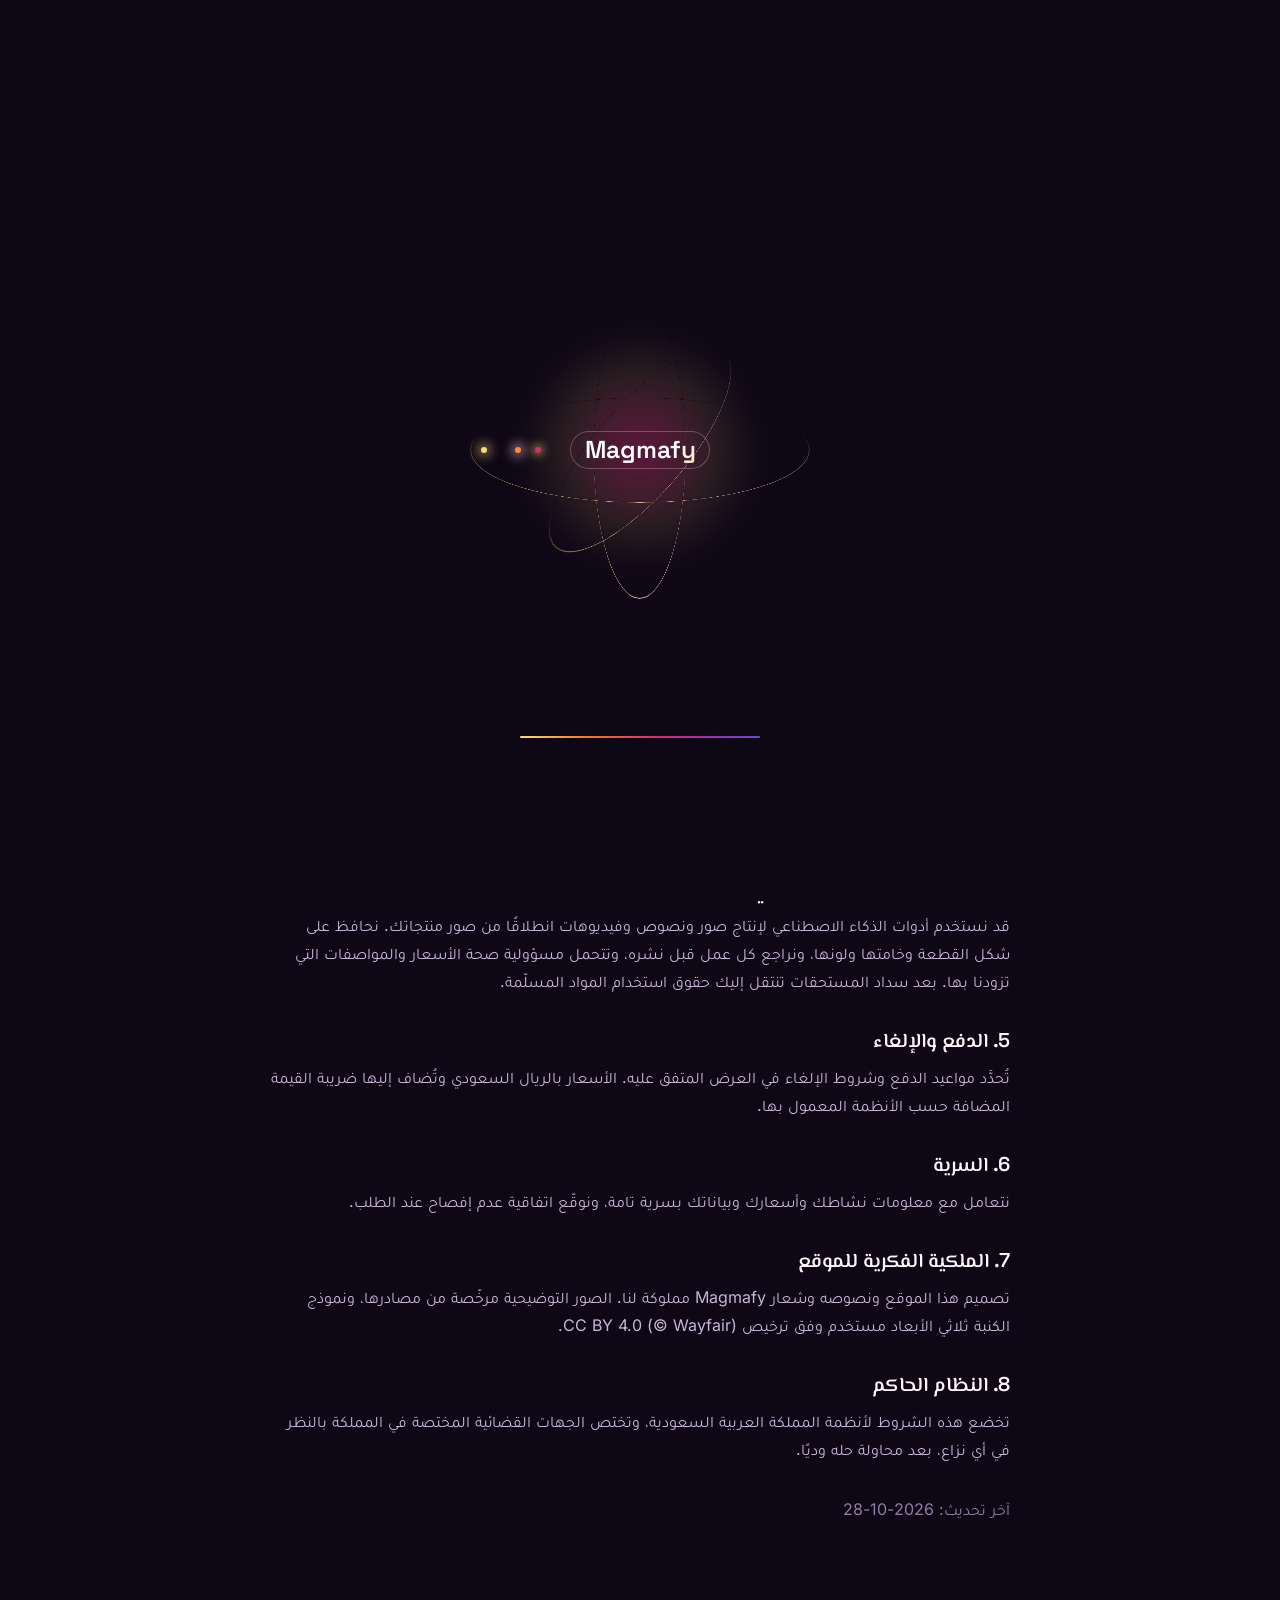
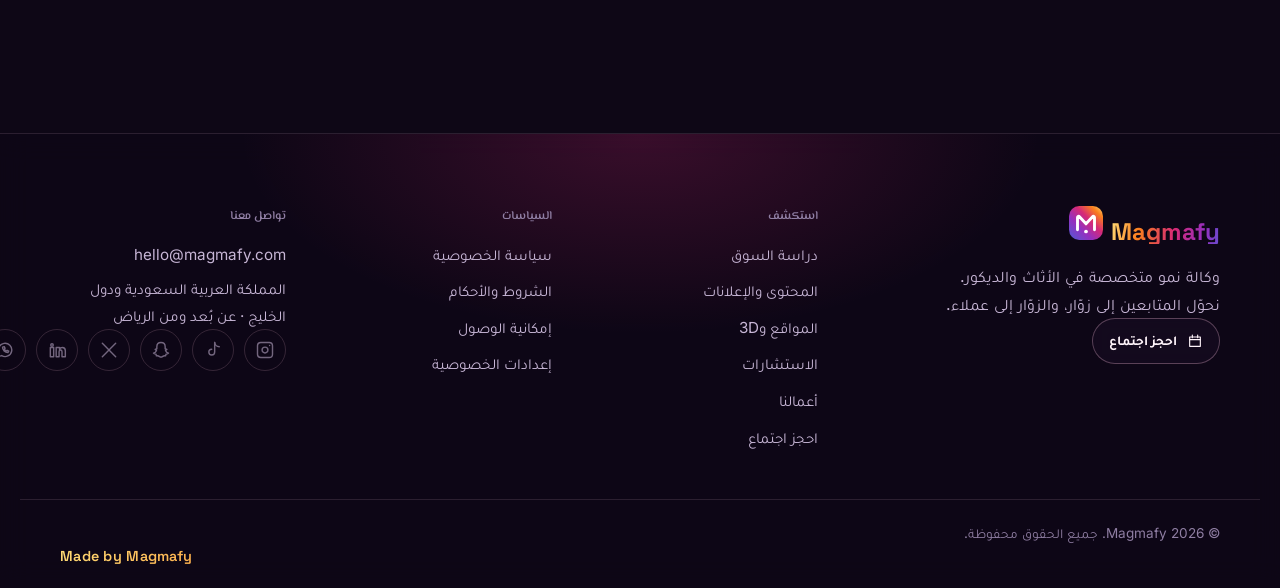
<file: pro/terms.html>
<!doctype html>
<html lang="ar" dir="rtl">
<head>
  <meta charset="utf-8">
  <meta name="viewport" content="width=device-width, initial-scale=1, viewport-fit=cover">
  <meta http-equiv="Content-Security-Policy" content="default-src 'self'; script-src 'self'; style-src 'self'; img-src 'self' data: blob:; font-src 'self'; connect-src 'self' blob: https://api.web3forms.com https://script.google.com https://script.googleusercontent.com; media-src 'self'; object-src 'none'; base-uri 'none'; form-action 'none'; frame-src 'none'; worker-src 'self' blob:; manifest-src 'self'; upgrade-insecure-requests; require-trusted-types-for 'script'; trusted-types 'none'">
  <meta name="referrer" content="strict-origin-when-cross-origin">
  <meta name="color-scheme" content="dark">
  <meta name="theme-color" content="#0e0716">
  <title>الشروط والأحكام — Magmafy</title>
  <meta name="description" content="شروط استخدام موقع Magmafy وخدماتها وبيانات المنشأة.">
  <meta property="og:title" content="الشروط والأحكام — Magmafy">
  <meta property="og:description" content="شروط استخدام موقع Magmafy وخدماتها وبيانات المنشأة.">
  <meta property="og:type" content="website">
  <meta property="og:locale" content="ar_SA">
  <meta property="og:locale:alternate" content="en_US">
  <link rel="icon" href="assets/img/favicon.svg" type="image/svg+xml">
  <link rel="preload" href="assets/fonts/space-grotesk-latin-wght-normal.woff2" as="font" type="font/woff2" crossorigin>
  <link rel="preload" href="assets/fonts/el-messiri-arabic-700-normal.woff2" as="font" type="font/woff2" crossorigin>
  <link rel="preload" href="assets/fonts/tajawal-arabic-400-normal.woff2" as="font" type="font/woff2" crossorigin>
  <link rel="stylesheet" href="assets/css/main.css">
  <link rel="stylesheet" href="assets/css/demos.css">
  <link rel="stylesheet" href="assets/css/magma.css">
  <script src="content/site-content.js" defer></script>
  <script src="assets/vendor/gsap.min.js" defer></script>
  <script src="assets/vendor/ScrollTrigger.min.js" defer></script>
  <script src="assets/js/main.js" type="module"></script>
</head>
<body data-page="terms">
  <div class="preloader" id="preloader" aria-hidden="true"><div class="pl"><div class="pl__glow"></div><div class="pl__orb"><i></i><i></i><i></i><b></b><b></b><b></b></div><div class="preloader__mark"><span>Magmafy</span></div></div><div class="preloader__bar"></div></div>
  <canvas id="world" aria-hidden="true"></canvas>
  <div class="grain" aria-hidden="true"></div>
  <header class="site-header" id="site-header"></header>
  <main id="main" tabindex="-1">
    <noscript><div class="container noscript"><h1>Magmafy</h1><p>فعّل JavaScript لاستخدام الموقع بالكامل. · Please enable JavaScript to use this website.</p><p><a href="booking.html">احجز اجتماع</a> · <a href="privacy.html">سياسة الخصوصية</a> · <a href="terms.html">الشروط والأحكام</a></p><p>Made by Magmafy</p></div></noscript>
  </main>
  <footer class="site-footer" id="site-footer"></footer>
</body>
</html>
</file>
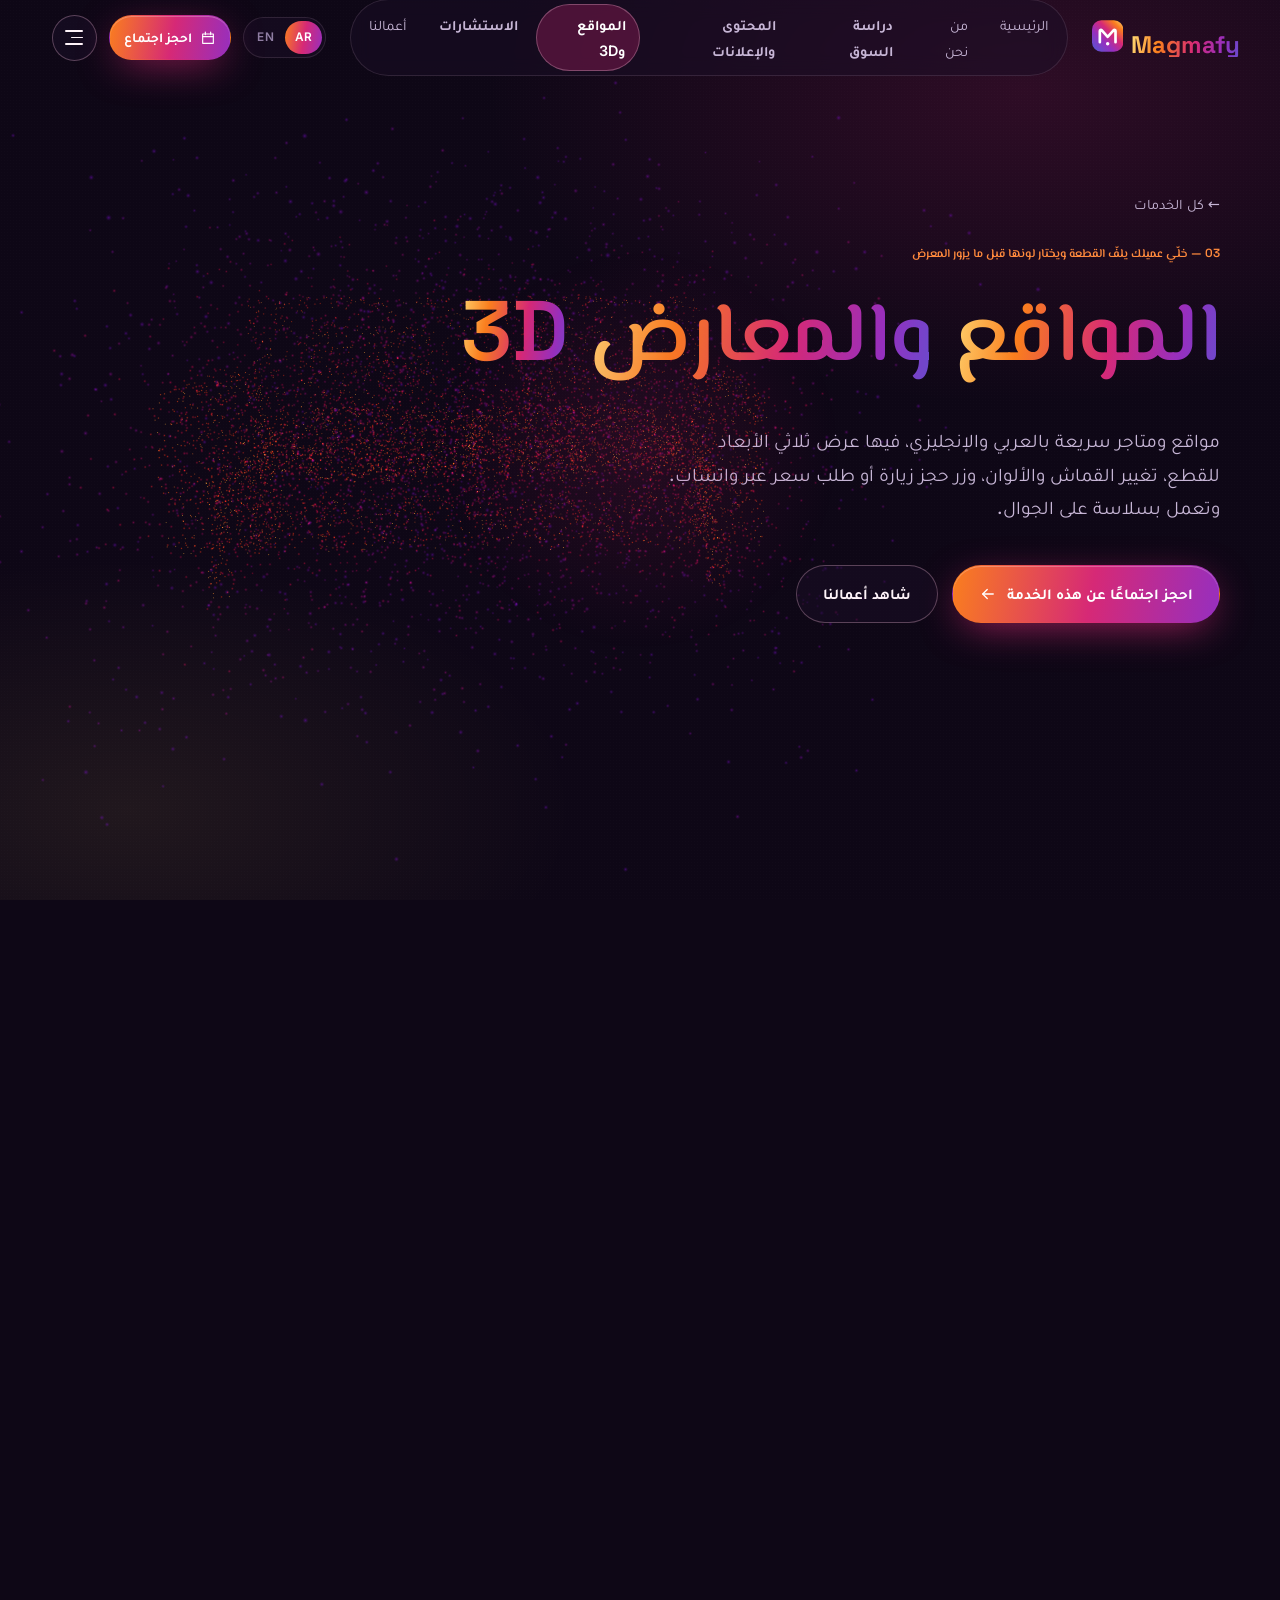
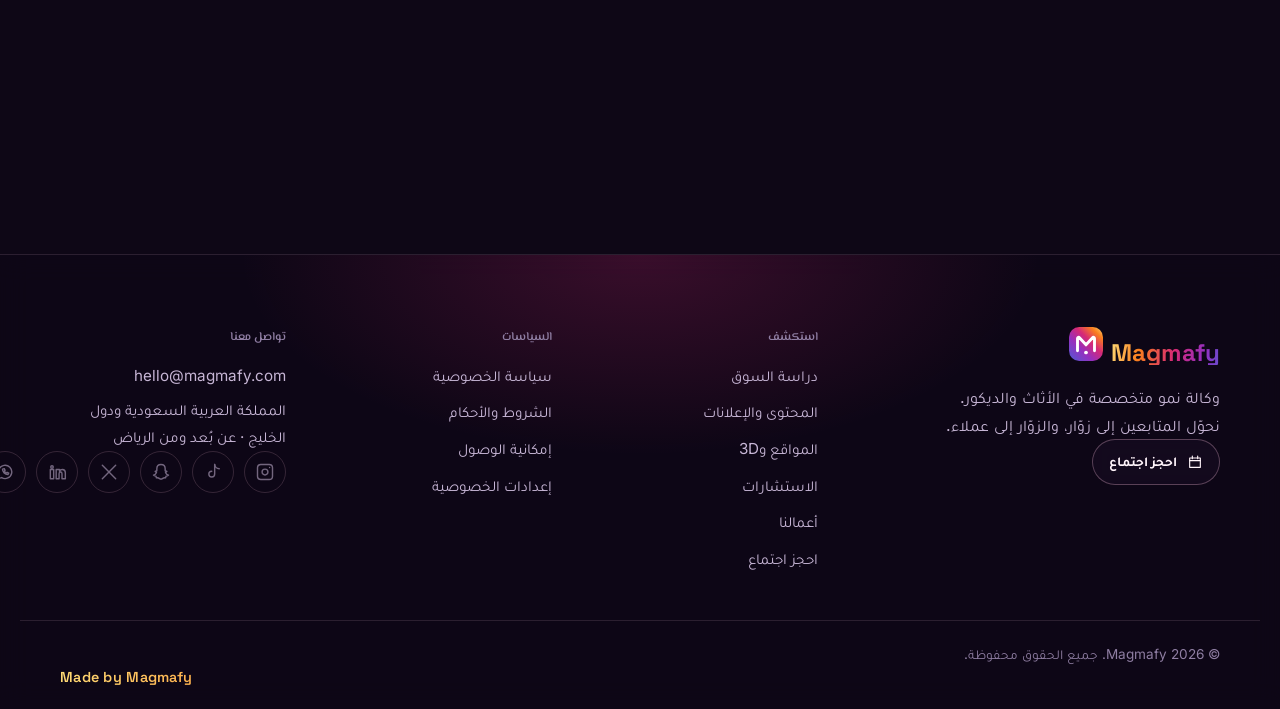
<file: pro/websites.html>
<!doctype html>
<html lang="ar" dir="rtl">
<head>
  <meta charset="utf-8">
  <meta name="viewport" content="width=device-width, initial-scale=1, viewport-fit=cover">
  <meta http-equiv="Content-Security-Policy" content="default-src 'self'; script-src 'self'; style-src 'self'; img-src 'self' data: blob:; font-src 'self'; connect-src 'self' blob: https://api.web3forms.com https://script.google.com https://script.googleusercontent.com; media-src 'self'; object-src 'none'; base-uri 'none'; form-action 'none'; frame-src 'none'; worker-src 'self' blob:; manifest-src 'self'; upgrade-insecure-requests; require-trusted-types-for 'script'; trusted-types 'none'">
  <meta name="referrer" content="strict-origin-when-cross-origin">
  <meta name="color-scheme" content="dark">
  <meta name="theme-color" content="#0e0716">
  <title>المواقع والمعارض 3D — Magmafy</title>
  <meta name="description" content="مواقع ومتاجر ومعارض ثلاثية الأبعاد بالعربي والإنجليزي، مع حجز زيارة وطلب سعر عبر واتساب.">
  <meta property="og:title" content="المواقع والمعارض 3D — Magmafy">
  <meta property="og:description" content="مواقع ومتاجر ومعارض ثلاثية الأبعاد بالعربي والإنجليزي، مع حجز زيارة وطلب سعر عبر واتساب.">
  <meta property="og:type" content="website">
  <meta property="og:locale" content="ar_SA">
  <meta property="og:locale:alternate" content="en_US">
  <link rel="icon" href="assets/img/favicon.svg" type="image/svg+xml">
  <link rel="preload" href="assets/fonts/space-grotesk-latin-wght-normal.woff2" as="font" type="font/woff2" crossorigin>
  <link rel="preload" href="assets/fonts/el-messiri-arabic-700-normal.woff2" as="font" type="font/woff2" crossorigin>
  <link rel="preload" href="assets/fonts/tajawal-arabic-400-normal.woff2" as="font" type="font/woff2" crossorigin>
  <link rel="stylesheet" href="assets/css/main.css">
  <link rel="stylesheet" href="assets/css/demos.css">
  <link rel="stylesheet" href="assets/css/magma.css">
  <script src="content/site-content.js" defer></script>
  <script src="assets/vendor/gsap.min.js" defer></script>
  <script src="assets/vendor/ScrollTrigger.min.js" defer></script>
  <script src="assets/js/main.js" type="module"></script>
</head>
<body data-page="websites">
  <div class="preloader" id="preloader" aria-hidden="true"><div class="pl"><div class="pl__glow"></div><div class="pl__orb"><i></i><i></i><i></i><b></b><b></b><b></b></div><div class="preloader__mark"><span>Magmafy</span></div></div><div class="preloader__bar"></div></div>
  <canvas id="world" aria-hidden="true"></canvas>
  <div class="grain" aria-hidden="true"></div>
  <header class="site-header" id="site-header"></header>
  <main id="main" tabindex="-1">
    <noscript><div class="container noscript"><h1>Magmafy</h1><p>فعّل JavaScript لاستخدام الموقع بالكامل. · Please enable JavaScript to use this website.</p><p><a href="booking.html">احجز اجتماع</a> · <a href="privacy.html">سياسة الخصوصية</a> · <a href="terms.html">الشروط والأحكام</a></p><p>Made by Magmafy</p></div></noscript>
  </main>
  <footer class="site-footer" id="site-footer"></footer>
</body>
</html>
</file>
<file: assets/css/style.css>
/* Magmafy · RTL single page. Deep plum night, Instagram sunset gradient as the one loud colour.
   Three WebGL scenes (hero, sofa configurator) + CSS 3D ring of mini sites. */

@font-face { font-family: 'El Messiri'; font-weight: 500; font-display: swap; src: url(../fonts/el-messiri-arabic-500-normal.woff2) format('woff2'); unicode-range: U+0600-06FF, U+0750-077F, U+0870-088E, U+0890-0891, U+0897-08E1, U+08E3-08FF, U+200C-200E, U+2010-2011, U+204F, U+2E41, U+FB50-FDFF, U+FE70-FE74, U+FE76-FEFC; }
@font-face { font-family: 'El Messiri'; font-weight: 600; font-display: swap; src: url(../fonts/el-messiri-arabic-600-normal.woff2) format('woff2'); unicode-range: U+0600-06FF, U+0750-077F, U+0870-088E, U+0890-0891, U+0897-08E1, U+08E3-08FF, U+200C-200E, U+2010-2011, U+204F, U+2E41, U+FB50-FDFF, U+FE70-FE74, U+FE76-FEFC; }
@font-face { font-family: 'El Messiri'; font-weight: 700; font-display: swap; src: url(../fonts/el-messiri-arabic-700-normal.woff2) format('woff2'); unicode-range: U+0600-06FF, U+0750-077F, U+0870-088E, U+0890-0891, U+0897-08E1, U+08E3-08FF, U+200C-200E, U+2010-2011, U+204F, U+2E41, U+FB50-FDFF, U+FE70-FE74, U+FE76-FEFC; }
@font-face { font-family: 'El Messiri'; font-weight: 600; font-display: swap; src: url(../fonts/el-messiri-latin-600-normal.woff2) format('woff2'); unicode-range: U+0000-00FF, U+0131, U+0152-0153, U+02BB-02BC, U+02C6, U+02DA, U+02DC, U+2000-206F, U+20AC, U+2122, U+2191, U+2193, U+2212, U+2215, U+FEFF, U+FFFD; }
@font-face { font-family: 'El Messiri'; font-weight: 700; font-display: swap; src: url(../fonts/el-messiri-latin-700-normal.woff2) format('woff2'); unicode-range: U+0000-00FF, U+0131, U+0152-0153, U+02BB-02BC, U+02C6, U+02DA, U+02DC, U+2000-206F, U+20AC, U+2122, U+2191, U+2193, U+2212, U+2215, U+FEFF, U+FFFD; }
@font-face { font-family: 'Aref Ruqaa'; font-weight: 700; font-display: swap; src: url(../fonts/aref-ruqaa-arabic-700-normal.woff2) format('woff2'); }
@font-face { font-family: 'Tajawal'; font-weight: 400; font-display: swap; src: url(../fonts/tajawal-arabic-400-normal.woff2) format('woff2'); unicode-range: U+0600-06FF, U+0750-077F, U+0870-088E, U+0890-0891, U+0897-08E1, U+08E3-08FF, U+200C-200E, U+2010-2011, U+204F, U+2E41, U+FB50-FDFF, U+FE70-FE74, U+FE76-FEFC; }
@font-face { font-family: 'Tajawal'; font-weight: 500; font-display: swap; src: url(../fonts/tajawal-arabic-500-normal.woff2) format('woff2'); unicode-range: U+0600-06FF, U+0750-077F, U+0870-088E, U+0890-0891, U+0897-08E1, U+08E3-08FF, U+200C-200E, U+2010-2011, U+204F, U+2E41, U+FB50-FDFF, U+FE70-FE74, U+FE76-FEFC; }
@font-face { font-family: 'Tajawal'; font-weight: 700; font-display: swap; src: url(../fonts/tajawal-arabic-700-normal.woff2) format('woff2'); unicode-range: U+0600-06FF, U+0750-077F, U+0870-088E, U+0890-0891, U+0897-08E1, U+08E3-08FF, U+200C-200E, U+2010-2011, U+204F, U+2E41, U+FB50-FDFF, U+FE70-FE74, U+FE76-FEFC; }
@font-face { font-family: 'Tajawal'; font-weight: 800; font-display: swap; src: url(../fonts/tajawal-arabic-800-normal.woff2) format('woff2'); unicode-range: U+0600-06FF, U+0750-077F, U+0870-088E, U+0890-0891, U+0897-08E1, U+08E3-08FF, U+200C-200E, U+2010-2011, U+204F, U+2E41, U+FB50-FDFF, U+FE70-FE74, U+FE76-FEFC; }
@font-face { font-family: 'Tajawal'; font-weight: 400; font-display: swap; src: url(../fonts/tajawal-latin-400-normal.woff2) format('woff2'); unicode-range: U+0000-00FF, U+0131, U+0152-0153, U+02BB-02BC, U+02C6, U+02DA, U+02DC, U+2000-206F, U+20AC, U+2122, U+2191, U+2193, U+2212, U+2215, U+FEFF, U+FFFD; }
@font-face { font-family: 'Tajawal'; font-weight: 500; font-display: swap; src: url(../fonts/tajawal-latin-500-normal.woff2) format('woff2'); unicode-range: U+0000-00FF, U+0131, U+0152-0153, U+02BB-02BC, U+02C6, U+02DA, U+02DC, U+2000-206F, U+20AC, U+2122, U+2191, U+2193, U+2212, U+2215, U+FEFF, U+FFFD; }
@font-face { font-family: 'Tajawal'; font-weight: 700; font-display: swap; src: url(../fonts/tajawal-latin-700-normal.woff2) format('woff2'); unicode-range: U+0000-00FF, U+0131, U+0152-0153, U+02BB-02BC, U+02C6, U+02DA, U+02DC, U+2000-206F, U+20AC, U+2122, U+2191, U+2193, U+2212, U+2215, U+FEFF, U+FFFD; }
@font-face { font-family: 'Tajawal'; font-weight: 800; font-display: swap; src: url(../fonts/tajawal-latin-800-normal.woff2) format('woff2'); unicode-range: U+0000-00FF, U+0131, U+0152-0153, U+02BB-02BC, U+02C6, U+02DA, U+02DC, U+2000-206F, U+20AC, U+2122, U+2191, U+2193, U+2212, U+2215, U+FEFF, U+FFFD; }

:root {
  --night: #0e0716;
  --plum: #1a0f27;
  --plum-2: #241536;
  --ink: #fff4fa;
  --mist: #c7b6d6;
  --dim: #8f7ea3;
  --line: rgba(255, 228, 246, .1);
  --line-2: rgba(255, 228, 246, .18);
  --glass: rgba(26, 15, 39, .62);
  --y: #feda75; --o: #fa7e1e; --p: #d62976; --v: #962fbf; --b: #4f5bd5;
  --grad: linear-gradient(225deg, var(--y) 0%, var(--o) 26%, var(--p) 55%, var(--v) 80%, var(--b) 100%);
  --grad-soft: linear-gradient(225deg, rgba(254, 218, 117, .16), rgba(214, 41, 118, .16) 55%, rgba(79, 91, 213, .16));
  --f-display: 'El Messiri', 'Tajawal', 'Segoe UI', Tahoma, sans-serif;
  --f-art: 'Aref Ruqaa', 'El Messiri', serif;
  --f-body: 'Tajawal', 'Segoe UI', Tahoma, sans-serif;
  --s-1: clamp(2.3rem, 1.2rem + 4.2vw, 5rem);
  --s-2: clamp(1.75rem, 1.15rem + 2.1vw, 3rem);
  --s-3: clamp(1.1rem, 1rem + .4vw, 1.3rem);
  --r: 24px;
  --ease: cubic-bezier(.2, .8, .2, 1);
  color-scheme: dark;
}

* { box-sizing: border-box; }
html { scroll-behavior: smooth; scroll-padding-top: 84px; -webkit-text-size-adjust: 100%; }
body {
  margin: 0; background: var(--night); color: var(--ink);
  font: 400 1.03rem/1.8 var(--f-body);
  overflow-x: hidden; -webkit-font-smoothing: antialiased;
}
body.is-loading { overflow: hidden; }
img { max-width: 100%; display: block; }
a { color: inherit; text-decoration: none; }
button { font: inherit; color: inherit; }
h1, h2, h3, h4 { font-family: var(--f-display); margin: 0; line-height: 1.5; text-wrap: balance; }
h2 { font-size: var(--s-2); font-weight: 700; }
h3 { font-size: var(--s-3); font-weight: 700; }
p { margin: 0; }
ul, ol { margin: 0; padding: 0; list-style: none; }
.num { font-family: var(--f-body); font-weight: 800; font-variant-numeric: tabular-nums; direction: ltr; unicode-bidi: isolate; }
:focus-visible { outline: 2px solid var(--y); outline-offset: 3px; border-radius: 8px; }
.wrap { width: 100%; max-width: 1240px; margin-inline: auto; padding-inline: max(20px, env(safe-area-inset-left)); }
.center { text-align: center; margin-inline: auto; }
.muted { color: var(--mist); }
.fine { color: var(--dim); font-size: .8rem; margin-top: 14px; }
.grad {
  background: var(--grad); -webkit-background-clip: text; background-clip: text; color: transparent;
  -webkit-box-decoration-break: clone; box-decoration-break: clone; font-style: normal;
}
h1 .grad, h2 .grad { font-family: var(--f-art); font-weight: 700; font-size: 1.1em; padding-inline: .05em; line-height: 1.1; }
.section { position: relative; padding: clamp(80px, 11vw, 150px) 0; }
.head { max-width: 760px; margin: 0 auto 56px; text-align: center; }
.head p:not(.eyebrow) { color: var(--mist); margin-top: 16px; font-size: 1.08rem; }

/* grain + cursor */
.grain {
  position: fixed; inset: -50%; z-index: 90; pointer-events: none; opacity: .055;
  background-image: url("data:image/svg+xml,%3Csvg xmlns='http://www.w3.org/2000/svg' width='160' height='160'%3E%3Cfilter id='n'%3E%3CfeTurbulence type='fractalNoise' baseFrequency='.9' numOctaves='3' stitchTiles='stitch'/%3E%3C/filter%3E%3Crect width='100%25' height='100%25' filter='url(%23n)'/%3E%3C/svg%3E");
  animation: grain 1.2s steps(6) infinite;
}
@keyframes grain { 0%{transform:translate(0,0)} 33%{transform:translate(-4%,3%)} 66%{transform:translate(3%,-2%)} 100%{transform:translate(0,0)} }
.cursor { display: none; }
@media (hover: hover) and (pointer: fine) {
  .cursor { display: block; position: fixed; inset: 0; z-index: 95; pointer-events: none; }
  .cursor__dot, .cursor__ring { position: fixed; top: 0; left: 0; border-radius: 50%; translate: -50% -50%; }
  .cursor__dot { width: 6px; height: 6px; background: var(--y); }
  .cursor__ring { width: 38px; height: 38px; border: 1.5px solid rgba(254, 218, 117, .55); transition: width .3s var(--ease), height .3s var(--ease), background .3s, border-color .3s; }
  .cursor.is-hover .cursor__ring { width: 70px; height: 70px; background: rgba(214, 41, 118, .14); border-color: rgba(214, 41, 118, .6); }
}

/* preloader: volcano canvas + a small UI on top */
.preloader { position: fixed; inset: 0; z-index: 200; cursor: pointer; background: transparent; }
.preloader__cv { position: absolute; inset: 0; width: 100%; height: 100%; }
.preloader.is-done { display: none; }
.preloader.is-revealing { pointer-events: none; }
.preloader__ui { position: absolute; inset: 0 0 auto; top: 18vh; display: grid; justify-items: center; gap: 10px; text-align: center; pointer-events: none; transition: opacity .5s, transform .6s var(--ease); }
.preloader.is-erupting .preloader__ui { opacity: 0; transform: translateY(-30px) scale(1.05); }
.preloader__word { font: 700 clamp(2.4rem, 6vw, 4.2rem)/1 var(--f-display); letter-spacing: .02em; background: var(--grad); -webkit-background-clip: text; background-clip: text; color: transparent; filter: drop-shadow(0 0 24px rgba(250, 126, 30, .45)); }
.preloader__pct { font-size: 1.05rem; color: #fff; font-weight: 700; }
.preloader__hint { margin-top: 6px; font-size: .9rem; color: var(--mist); animation: hintBob 1.6s ease-in-out infinite; transition: opacity .4s; }
.preloader.is-played .preloader__hint { opacity: 0; }
@keyframes hintBob { 50% { transform: translateY(5px); } }
@media (prefers-reduced-motion: reduce) { .preloader { background: var(--night); } .preloader__hint { display: none; } .preloader.is-revealing { opacity: 0; transition: opacity .5s; } }

/* buttons */
.btn {
  position: relative; display: inline-flex; align-items: center; justify-content: center; gap: 10px;
  min-height: 52px; padding: 0 26px; border-radius: 999px; border: 0; cursor: pointer;
  font: 700 1rem/1 var(--f-display); color: var(--ink); white-space: nowrap;
  transition: transform .3s var(--ease), box-shadow .3s, background .3s;
}
.btn--sm { min-height: 42px; padding: 0 18px; font-size: .92rem; }
.btn--block { width: 100%; }
.btn--grad { background: var(--grad); background-size: 170% 100%; background-position: 100% 0; color: #fff; box-shadow: 0 12px 34px -12px rgba(214, 41, 118, .85), inset 0 1px 0 rgba(255, 255, 255, .35); }
.btn--grad:hover { background-position: 0 0; box-shadow: 0 18px 44px -12px rgba(250, 126, 30, .75), inset 0 1px 0 rgba(255, 255, 255, .35); }
.btn--ghost { background: rgba(255, 255, 255, .06); box-shadow: inset 0 0 0 1px var(--line-2); backdrop-filter: blur(10px); -webkit-backdrop-filter: blur(10px); }
.btn--ghost:hover { background: rgba(255, 255, 255, .12); }
.btn--light { background: #fff; color: #2a0b2c; }
.btn .icon { width: 18px; height: 18px; fill: none; stroke: currentColor; stroke-width: 2; stroke-linecap: round; stroke-linejoin: round; transition: transform .3s var(--ease); }
.btn:hover .icon { transform: translateX(-4px); }
.btn[disabled] { opacity: .55; cursor: not-allowed; }
.playdot { display: inline-grid; place-items: center; width: 26px; height: 26px; border-radius: 50%; background: var(--grad); font-size: .6rem; color: #fff; padding-left: 2px; }
.linkbtn { background: none; border: 0; color: var(--mist); text-decoration: underline; cursor: pointer; margin-top: 16px; }

.pill { display: inline-flex; align-items: center; padding: 3px 12px; border-radius: 999px; font-size: .76rem; font-weight: 700; background: rgba(255, 255, 255, .1); box-shadow: inset 0 0 0 1px var(--line); }
.eyebrow {
  display: inline-flex; align-items: center; gap: 10px; margin-bottom: 18px; padding: 6px 16px;
  border-radius: 999px; font-size: .86rem; font-weight: 700; background: var(--grad-soft); box-shadow: inset 0 0 0 1px rgba(255, 218, 117, .22);
}
.eyebrow__dot { width: 8px; height: 8px; border-radius: 50%; background: var(--grad); box-shadow: 0 0 12px var(--p); }

/* header */
.header { position: fixed; inset: 0 0 auto; z-index: 80; padding-top: env(safe-area-inset-top); transition: background .4s, box-shadow .4s, transform .5s var(--ease); }
.header.is-scrolled { background: rgba(14, 7, 22, .72); backdrop-filter: blur(16px) saturate(1.4); -webkit-backdrop-filter: blur(16px) saturate(1.4); box-shadow: 0 1px 0 var(--line); }
.header.is-hidden { transform: translateY(-110%); }
.header__inner { display: flex; align-items: center; gap: 28px; height: 74px; }
.logo { display: inline-flex; align-items: center; gap: 10px; }
.logo__mark { width: 38px; height: 38px; filter: drop-shadow(0 6px 16px rgba(214, 41, 118, .5)); }
.logo__word { font: 700 1.35rem/1 var(--f-display); letter-spacing: .01em; }
.nav { display: flex; gap: 26px; margin-inline-start: auto; font-weight: 500; color: var(--mist); }
.nav a { position: relative; transition: color .2s; }
.nav a::after { content: ""; position: absolute; inset: auto 0 -6px; height: 2px; border-radius: 2px; background: var(--grad); transform: scaleX(0); transition: transform .3s var(--ease); }
.nav a:hover, .nav a.is-active { color: var(--ink); }
.nav a:hover::after, .nav a.is-active::after { transform: scaleX(1); }
.burger { display: none; width: 44px; height: 44px; border: 0; border-radius: 50%; background: rgba(255, 255, 255, .08); cursor: pointer; position: relative; }
.burger span { position: absolute; left: 13px; right: 13px; height: 2px; background: var(--ink); border-radius: 2px; transition: transform .3s var(--ease); }
.burger span:first-child { top: 17px; } .burger span:last-child { top: 25px; }
.header.is-open .burger span:first-child { transform: translateY(4px) rotate(45deg); }
.header.is-open .burger span:last-child { transform: translateY(-4px) rotate(-45deg); }

/* hero */
.hero { position: relative; height: 200vh; height: 200svh; }
.hero__pin { position: sticky; top: 0; height: 100vh; height: 100svh; overflow: hidden; display: flex; align-items: center; }
#hero-canvas { position: absolute; inset: 0; width: 100%; height: 100%; display: block; }
.hero__shade { position: absolute; inset: 0; pointer-events: none; background: linear-gradient(270deg, rgba(14, 7, 22, .92) 0%, rgba(14, 7, 22, .55) 38%, rgba(14, 7, 22, 0) 62%), linear-gradient(0deg, var(--night) 0%, transparent 22%); }
.hero__inner { position: relative; z-index: 2; padding-top: 70px; }
.hero__title { font-size: var(--s-1); font-weight: 700; line-height: 1.35; max-width: 12.5em; }
.hero__title .line { display: block; overflow: hidden; padding-block: .06em; }
.hero__title .line > span { display: inline-block; }
.hero__lede { max-width: 560px; margin-top: 22px; color: var(--mist); font-size: 1.12rem; }
.hero__ctas { display: flex; flex-wrap: wrap; gap: 14px; margin-top: 34px; }
.hero__stats { display: flex; flex-wrap: wrap; gap: 32px; margin-top: 46px; }
.hero__stats li { display: grid; }
.hero__stats b { font-size: 1.9rem; line-height: 1.1; background: var(--grad); -webkit-background-clip: text; background-clip: text; color: transparent; justify-self: start; }
.hero__stats span { font-size: .86rem; color: var(--mist); }
.hero__scroll { position: absolute; bottom: 26px; left: 4%; z-index: 2; display: grid; justify-items: center; gap: 8px; font-size: .78rem; color: var(--mist); }
.hero__scroll i { width: 22px; height: 36px; border-radius: 12px; border: 1.5px solid var(--line-2); position: relative; }
.hero__scroll i::after { content: ""; position: absolute; top: 7px; left: 50%; width: 3px; height: 7px; margin-left: -1.5px; border-radius: 2px; background: var(--y); animation: wheel 1.8s infinite; }
@keyframes wheel { 0% { transform: translateY(0); opacity: 1 } 80% { transform: translateY(12px); opacity: 0 } 100% { opacity: 0 } }
.hero__tags { position: absolute; inset: 0; z-index: 1; pointer-events: none; }
.htag { position: absolute; display: inline-flex; gap: 6px; align-items: center; padding: 10px 16px; border-radius: 16px; font-size: .84rem; color: var(--mist); background: var(--glass); backdrop-filter: blur(12px); -webkit-backdrop-filter: blur(12px); box-shadow: inset 0 0 0 1px var(--line-2), 0 20px 40px -20px rgba(0, 0, 0, .6); animation: float 6s ease-in-out infinite; }
.htag b { color: var(--ink); }
.htag--a { left: 8%; top: 22%; }
.htag--b { left: 30%; bottom: 20%; animation-delay: -2s; }
.htag--c { left: 4%; bottom: 34%; animation-delay: -4s; }
@keyframes float { 0%,100% { transform: translateY(0) } 50% { transform: translateY(-12px) } }

/* marquee */
.marquee { position: relative; z-index: 3; overflow: hidden; padding: 26px 0; border-block: 1px solid var(--line); background: linear-gradient(90deg, rgba(214, 41, 118, .08), rgba(79, 91, 213, .08)); }
.marquee__track { display: flex; width: max-content; animation: marquee 38s linear infinite; }
.marquee__row { display: flex; align-items: center; gap: 34px; padding-inline-end: 34px; font: 700 clamp(1.3rem, 1rem + 1.4vw, 2.2rem)/1 var(--f-display); }
.marquee__row span { color: transparent; -webkit-text-stroke: 1px rgba(255, 244, 250, .5); transition: color .3s; }
.marquee__row span:hover { color: var(--ink); }
.marquee__row i { font-style: normal; color: var(--p); font-size: .7em; }
@keyframes marquee { to { transform: translateX(-50%); } }

/* film */
.film__frame { max-width: 1060px; margin: 0 auto; border-radius: 28px; padding: 12px; background: linear-gradient(var(--plum), var(--plum)) padding-box, var(--grad) border-box; border: 1px solid transparent; box-shadow: 0 50px 120px -40px rgba(214, 41, 118, .45); }
.film__stage { position: relative; aspect-ratio: 16 / 9; border-radius: 20px; overflow: hidden; background: radial-gradient(80% 90% at 50% 30%, #2b1240 0%, #12081c 70%); isolation: isolate; }
.fs { position: absolute; inset: 0; display: grid; place-items: center; opacity: 0; visibility: hidden; }
.fs.is-on { visibility: visible; }
.film__caption { position: absolute; z-index: 5; inset: auto 0 6% 0; text-align: center; padding: 0 6%; font: 700 clamp(1rem, .7rem + 1.6vw, 1.9rem)/1.4 var(--f-display); text-shadow: 0 4px 24px rgba(0, 0, 0, .7); }
.film__play { position: absolute; z-index: 6; inset: 0; margin: auto; width: 96px; height: 96px; border-radius: 50%; border: 0; background: var(--grad); cursor: pointer; box-shadow: 0 0 0 14px rgba(214, 41, 118, .18), 0 20px 60px rgba(214, 41, 118, .6); transition: transform .3s var(--ease), opacity .3s; }
.film__play span { font-size: 1.8rem; color: #fff; padding-left: 6px; }
.film__play:hover { transform: scale(1.06); }
.film.is-playing .film__play { opacity: 0; pointer-events: none; transform: scale(.8); }
.film__ctl { display: flex; align-items: center; gap: 14px; padding: 14px 6px 4px; }
.film__toggle { flex: none; width: 40px; height: 40px; border-radius: 50%; border: 0; background: rgba(255, 255, 255, .1); cursor: pointer; font-size: .8rem; }
.film__chapters { flex: 1; display: grid; grid-template-columns: repeat(6, 1fr); gap: 8px; }
.film__chapters button { width: 100%; background: none; border: 0; cursor: pointer; display: grid; gap: 6px; text-align: start; font-size: .78rem; color: var(--dim); padding: 0; }
.film__chapters button i { display: block; height: 4px; border-radius: 4px; background: rgba(255, 255, 255, .12); overflow: hidden; }
.film__chapters button i span { display: block; height: 100%; width: 0; background: var(--grad); }
.film__chapters button.is-on { color: var(--ink); }
.film__time { flex: none; font-size: .8rem; color: var(--mist); font-weight: 500; }
/* film scenes */

/* services horizontal */
.services { position: relative; }
.services__pin { padding: 110px 0 60px; min-height: 100vh; min-height: 100svh; display: flex; flex-direction: column; justify-content: center; overflow: hidden; }
.services__head { display: flex; justify-content: space-between; align-items: end; gap: 30px; margin-bottom: 40px; }
.services__head h2 { max-width: 640px; }
.services__sub { max-width: 330px; color: var(--mist); }
.services__viewport { overflow: visible; }
.services__strip { display: flex; gap: 22px; padding-inline: max(20px, calc((100vw - 1240px) / 2 + 20px)); width: max-content; will-change: transform; }
.svc { position: relative; flex: none; width: min(400px, 80vw); border-radius: var(--r); overflow: hidden; background: var(--plum); box-shadow: inset 0 0 0 1px var(--line); display: flex; flex-direction: column; }
.svc__img { position: relative; height: 230px; overflow: hidden; }
.svc__img img { width: 100%; height: 100%; object-fit: cover; transform: scale(1.08); transition: transform 1.2s var(--ease); }
.svc:hover .svc__img img { transform: scale(1); }
.svc__img::after { content: ""; position: absolute; inset: 0; background: linear-gradient(0deg, var(--plum) 0%, transparent 60%); }
.svc__badge { position: absolute; z-index: 2; top: 14px; right: 14px; padding: 4px 12px; border-radius: 999px; background: var(--grad); color: #fff; font-size: .78rem; font-weight: 700; }
.svc__body { padding: 0 26px 26px; margin-top: -30px; position: relative; display: flex; flex-direction: column; gap: 10px; flex: 1; }
.svc__n { font-size: 2.6rem; line-height: 1; background: var(--grad); -webkit-background-clip: text; background-clip: text; color: transparent; justify-self: start; align-self: flex-start; }
.svc__body p { color: var(--mist); font-size: .97rem; }
.svc__res { margin-top: auto !important; padding-top: 14px; border-top: 1px dashed var(--line-2); color: var(--ink) !important; font-weight: 500; }
.svc__res span { display: block; font-size: .76rem; color: var(--y); font-weight: 700; }
.svc--3d { box-shadow: inset 0 0 0 1.5px rgba(214, 41, 118, .6), 0 30px 60px -30px rgba(214, 41, 118, .6); }
.svc--end { width: min(340px, 80vw); display: grid; place-content: center; justify-items: start; gap: 22px; padding: 30px; background: var(--grad-soft); }
.svc--end p { font: 700 2rem/1.5 var(--f-display); }
.services__progress { height: 3px; margin-top: 36px; border-radius: 3px; background: rgba(255, 255, 255, .08); overflow: hidden; }
.services__progress span { display: block; height: 100%; width: 0; background: var(--grad); }

/* study */
.study__box { border-radius: 30px; padding: clamp(18px, 3vw, 34px); background: var(--plum); box-shadow: inset 0 0 0 1px var(--line); }
.study__countries { display: flex; flex-wrap: wrap; gap: 8px; margin-bottom: 26px; }
.study__countries button, .jy__chips button, .persona-pick button, .bt__type button, .form__chips button {
  min-height: 42px; padding: 0 16px; border-radius: 999px; border: 0; cursor: pointer; background: rgba(255, 255, 255, .06); box-shadow: inset 0 0 0 1px var(--line-2); font-weight: 500; font-size: .92rem; transition: background .25s, box-shadow .25s, transform .25s var(--ease);
}
.study__countries button:hover, .jy__chips button:hover, .persona-pick button:hover { transform: translateY(-2px); }
.study__countries [aria-selected="true"], .jy__chips [aria-pressed="true"], .jy__chips [aria-checked="true"], .persona-pick [aria-pressed="true"], .bt__type [aria-checked="true"], .form__chips [aria-pressed="true"] { background: var(--grad); box-shadow: none; color: #fff; font-weight: 700; }
.study__grid { display: grid; grid-template-columns: 1.6fr 1fr; gap: 22px; }
.study__report { border-radius: 20px; background: var(--plum-2); padding: 20px; box-shadow: inset 0 0 0 1px var(--line); min-width: 0; }
.study__rhead { display: flex; justify-content: space-between; align-items: center; gap: 12px; margin-bottom: 14px; }
.study__tablewrap { overflow-x: auto; }
.study__table { width: 100%; border-collapse: collapse; font-size: .9rem; min-width: 520px; }
.study__table th { text-align: start; font-weight: 700; color: var(--dim); font-size: .78rem; padding: 8px 10px; border-bottom: 1px solid var(--line-2); }
.study__table td { padding: 12px 10px; border-bottom: 1px solid var(--line); }
.study__table tr { transition: background .3s; }
.study__table tr.is-you td { background: rgba(214, 41, 118, .12); font-weight: 700; }
.study__table tr.is-you td:first-child { border-radius: 0 12px 12px 0; } .study__table tr.is-you td:last-child { border-radius: 12px 0 0 12px; }
.study__table .ok { color: #7ee2a8; } .study__table .no { color: #ff8aa8; }
.study__bars { display: grid; gap: 10px; margin-top: 18px; }
.sbar { display: grid; grid-template-columns: 110px 1fr 46px; align-items: center; gap: 10px; font-size: .82rem; color: var(--mist); }
.sbar i { height: 8px; border-radius: 8px; background: rgba(255, 255, 255, .08); overflow: hidden; }
.sbar i span { display: block; height: 100%; width: 0; border-radius: 8px; background: var(--mist); transition: width 1s var(--ease); }
.sbar.is-you i span { background: var(--grad); }
.sbar b { font-size: .82rem; }
.study__side { display: grid; gap: 22px; align-content: start; }
.study__gaps { border-radius: 20px; padding: 22px; background: var(--grad-soft); box-shadow: inset 0 0 0 1px rgba(254, 218, 117, .2); }
.study__gaps ul { display: grid; gap: 12px; margin-top: 14px; }
.study__gaps li { position: relative; padding-inline-start: 26px; color: var(--ink); font-size: .95rem; }
.study__gaps li::before { content: "↗"; position: absolute; inset-inline-start: 0; top: 0; color: var(--y); font-weight: 800; }
.study__fact { border-radius: 20px; padding: 22px; background: var(--plum-2); box-shadow: inset 0 0 0 1px var(--line); }
.study__fact b { font-size: 2.4rem; line-height: 1.2; }
.study__fact p { color: var(--mist); font-size: .92rem; margin: 6px 0 10px; }
.study__fact a, .stat__body a { font-size: .78rem; color: var(--dim); text-decoration: underline; }
.study__deliver { display: grid; grid-template-columns: repeat(5, 1fr); gap: 12px; margin-top: 24px; }
.study__deliver li { display: grid; gap: 8px; padding: 16px; border-radius: 16px; background: rgba(255, 255, 255, .03); box-shadow: inset 0 0 0 1px var(--line); font-size: .9rem; }
.study__deliver b { width: 30px; height: 30px; display: grid; place-items: center; border-radius: 50%; background: var(--grad); color: #fff; font-size: .85rem; }

/* compare */
.cmp__wrap { overflow-x: auto; border-radius: 24px; background: var(--plum); box-shadow: inset 0 0 0 1px var(--line); }
.cmp { width: 100%; min-width: 720px; border-collapse: collapse; }
.cmp th, .cmp td { padding: 16px 18px; text-align: center; border-bottom: 1px solid var(--line); font-size: .95rem; }
.cmp thead th { font: 700 .95rem var(--f-display); color: var(--mist); }
.cmp tbody th { text-align: start; font-weight: 500; }
.cmp__us { background: var(--grad-soft); }
.cmp__us span { font: 700 1.2rem var(--f-display); background: var(--grad); -webkit-background-clip: text; background-clip: text; color: transparent; }
.cmp td:nth-child(2) { background: rgba(214, 41, 118, .08); }
.cmp .y { color: #7ee2a8; font-weight: 800; font-size: 1.1rem; }
.cmp td:nth-child(2).y { color: var(--y); }
.cmp .n { color: #ff8aa8; opacity: .7; }
.cmp .p { color: var(--dim); font-size: .85rem; }
.cmp tbody tr:last-child th, .cmp tbody tr:last-child td { border-bottom: 0; }

/* journey */
.jy { border-radius: 30px; padding: clamp(16px, 3vw, 32px); background: var(--plum); box-shadow: inset 0 0 0 1px var(--line); }
.jy__tabs { display: grid; grid-template-columns: repeat(6, 1fr); gap: 6px; }
.jy__tabs button { width: 100%; min-height: 64px; display: grid; justify-items: start; align-content: center; gap: 2px; padding: 8px 14px; border: 0; border-radius: 16px; background: transparent; cursor: pointer; text-align: start; color: var(--dim); font: 700 .95rem var(--f-display); transition: background .3s, color .3s; }
.jy__tabs button b { font-size: .78rem; color: inherit; }
.jy__tabs button[aria-selected="true"] { background: var(--plum-2); color: var(--ink); box-shadow: inset 0 0 0 1px var(--line-2); }
.jy__tabs button[aria-selected="true"] b { color: var(--y); }
.jy__progress { height: 3px; margin: 14px 0 28px; border-radius: 3px; background: rgba(255, 255, 255, .08); overflow: hidden; }
.jy__progress span { display: block; height: 100%; width: 16.66%; background: var(--grad); transition: width .6s var(--ease); }
.jy__panel { display: grid; grid-template-columns: 1fr 1.15fr; gap: clamp(22px, 4vw, 56px); align-items: center; min-height: 440px; }
.jy__panel[hidden] { display: none; }
.jy__text h3 { font-size: clamp(1.4rem, 1.1rem + 1vw, 2rem); }
.jy__text > p { color: var(--mist); margin-top: 12px; }
.jy__now { display: grid; grid-template-columns: repeat(3, 1fr); gap: 10px; margin-top: 24px; }
.jy__now--sm { grid-template-columns: repeat(2, 1fr); }
.jy__now li { padding: 14px; border-radius: 16px; background: rgba(255, 255, 255, .04); box-shadow: inset 0 0 0 1px var(--line); font-size: .85rem; color: var(--mist); }
.jy__now b { display: block; font-size: 1.6rem; color: var(--ink); line-height: 1.2; }
.jy__chips { display: flex; flex-wrap: wrap; gap: 8px; margin-top: 22px; }
.jy__demo { position: relative; display: grid; justify-items: center; gap: 16px; }
.persona-card { width: 100%; max-width: 460px; border-radius: 22px; padding: 24px; background: linear-gradient(160deg, #2a1640, #1a0f27); box-shadow: inset 0 0 0 1px var(--line-2), 0 30px 60px -30px rgba(0, 0, 0, .7); }
.persona-card__top { display: flex; align-items: center; gap: 14px; }
.persona-card__top small { display: block; color: var(--mist); }
.persona-card__av { width: 54px; height: 54px; border-radius: 50%; display: grid; place-items: center; background: var(--grad); font: 700 1.4rem var(--f-display); color: #fff; }
.persona-card blockquote { margin: 18px 0; font: 600 1.15rem/1.7 var(--f-display); }
.persona-card__meta { display: flex; justify-content: space-between; gap: 10px; padding: 10px 0; border-top: 1px solid var(--line); font-size: .9rem; }
.persona-card__meta span { color: var(--dim); }
.persona-pick { display: flex; gap: 8px; flex-wrap: wrap; justify-content: center; }
.ba { position: relative; width: 100%; aspect-ratio: 4 / 3; border-radius: 22px; overflow: hidden; user-select: none; touch-action: pan-y; box-shadow: 0 30px 60px -30px rgba(0, 0, 0, .7); }
.ba img { position: absolute; inset: 0; width: 100%; height: 100%; object-fit: cover; }
.ba__before { position: absolute; inset: 0; clip-path: inset(0 calc(100% - var(--x)) 0 0); background: #d9d4cd; }
.ba__before img { object-fit: cover; }
.ba__tag { position: absolute; top: 14px; padding: 4px 12px; border-radius: 999px; background: rgba(14, 7, 22, .72); font-size: .8rem; font-weight: 700; }
.ba__tag--b { left: 14px; } .ba__tag--a { right: 14px; }
.ba__handle { position: absolute; top: 0; bottom: 0; left: var(--x); width: 3px; margin-left: -1.5px; background: #fff; pointer-events: none; box-shadow: 0 0 18px 4px rgba(254, 218, 117, .75), 0 0 46px 10px rgba(214, 41, 118, .45); }
.ba__handle::before { content: ""; position: absolute; top: 0; bottom: 0; right: 3px; width: 70px; background: linear-gradient(270deg, rgba(254, 218, 117, .28), transparent); }
.ba__handle i { position: absolute; top: 50%; left: 50%; width: 46px; height: 46px; margin: -23px; border-radius: 50%; background: var(--grad); box-shadow: 0 0 0 4px #fff; }
.ba__handle i::before { content: "‹ ›"; position: absolute; inset: 0; display: grid; place-items: center; color: #fff; font-weight: 800; letter-spacing: 4px; }
.ba__range { position: absolute; inset: 0; width: 100%; height: 100%; opacity: 0; cursor: ew-resize; margin: 0; direction: ltr; }
.cal__legend { display: flex; flex-wrap: wrap; gap: 14px; margin-top: 20px; font-size: .86rem; color: var(--mist); }
.cal__legend li::before { content: ""; display: inline-block; width: 10px; height: 10px; border-radius: 3px; margin-inline-end: 6px; background: var(--c); }
.t-insp { --c: #962fbf; } .t-prod { --c: #fa7e1e; } .t-offer { --c: #d62976; } .t-story { --c: #4f5bd5; }
.jy__demo--cal { grid-template-columns: 1.1fr .9fr; align-items: start; justify-items: stretch; }
.cal { border-radius: 20px; padding: 16px; background: var(--plum-2); box-shadow: inset 0 0 0 1px var(--line); }
.cal__head { display: flex; justify-content: space-between; align-items: center; gap: 8px; font-size: .9rem; margin-bottom: 10px; }
.cal__dow, .cal__grid { display: grid; grid-template-columns: repeat(7, 1fr); gap: 5px; }
.cal__dow span { text-align: center; font-size: .72rem; color: var(--dim); }
.cal__grid button { position: relative; aspect-ratio: 1; border: 0; border-radius: 10px; background: rgba(255, 255, 255, .04); cursor: pointer; font-size: .78rem; display: grid; place-items: center; transition: transform .2s var(--ease), background .2s; }
.cal__grid button[data-t]::after { content: ""; position: absolute; bottom: 5px; width: 60%; height: 4px; border-radius: 3px; background: var(--c); }
.cal__grid button:hover { transform: scale(1.08); }
.cal__grid button.is-on { background: #fff; color: var(--night); font-weight: 800; }
.cal__grid span { aspect-ratio: 1; }
.igpost { width: 100%; max-width: 330px; border-radius: 18px; overflow: hidden; background: #fff; color: #1c1c1c; box-shadow: 0 30px 60px -20px rgba(0, 0, 0, .7); justify-self: center; }
.igpost__head { display: flex; align-items: center; gap: 10px; padding: 10px 12px; font-size: .86rem; }
.igpost__head small { display: block; font-size: .72rem; color: #888; line-height: 1; }
.igpost__av { flex: none; width: 32px; height: 32px; border-radius: 50%; display: grid; place-items: center; font-size: .7rem; font-weight: 800; color: #fff; background: var(--grad); box-shadow: 0 0 0 2px #fff, 0 0 0 3.5px var(--p); }
.igpost__type { margin-inline-start: auto; font-size: .72rem; padding: 2px 10px; border-radius: 999px; background: #f2e8f2; color: var(--p); font-weight: 700; }
.igpost__media { position: relative; aspect-ratio: 4 / 5; overflow: hidden; background: #eee; }
.igpost__media img { width: 100%; height: 100%; object-fit: cover; transition: opacity .35s; }
.igpost__over { position: absolute; inset: auto 12px 12px 12px; padding: 8px 12px; border-radius: 12px; background: rgba(14, 7, 22, .72); color: #fff; font: 700 .95rem var(--f-display); backdrop-filter: blur(6px); -webkit-backdrop-filter: blur(6px); }
.igpost__actions { display: flex; gap: 14px; padding: 10px 12px 4px; font-size: 1.1rem; }
.igpost__save { margin-inline-start: auto; }
.igpost__cap { padding: 0 12px 14px; font-size: .84rem; line-height: 1.6; }
.igpost__cta { display: flex; justify-content: space-between; padding: 10px 14px; background: #3b5bdb; color: #fff; font-weight: 700; font-size: .88rem; }
.adctl { display: grid; gap: 6px; margin-top: 20px; }
.adctl > span { font-size: .8rem; color: var(--dim); margin-top: 8px; }
.adctl .jy__chips { margin-top: 0; }
.jy__demo--ad { grid-template-columns: 1fr .8fr; align-items: center; }
.adstats { display: grid; gap: 10px; }
.adstats div { padding: 14px 16px; border-radius: 16px; background: var(--plum-2); box-shadow: inset 0 0 0 1px var(--line); }
.adstats small { display: block; color: var(--dim); font-size: .8rem; }
.adstats b { font-size: 1.5rem; }
.dm { width: 100%; max-width: 420px; border-radius: 24px; overflow: hidden; background: #fff; color: #1c1c1c; box-shadow: 0 30px 60px -20px rgba(0, 0, 0, .7); }
.dm__head { display: flex; align-items: center; gap: 10px; padding: 12px 14px; border-bottom: 1px solid #eee; font-size: .9rem; }
.dm__head small { display: block; font-size: .72rem; color: #888; line-height: 1.2; }
.dm__body { height: 280px; overflow-y: auto; padding: 14px; display: flex; flex-direction: column; gap: 8px; scroll-behavior: smooth; }
.msg { max-width: 80%; padding: 9px 14px; border-radius: 18px; font-size: .88rem; line-height: 1.55; animation: pop .35s var(--ease); }
.msg--in { align-self: flex-end; background: #efefef; border-end-end-radius: 6px; }
.msg--out { align-self: flex-start; color: #fff; background: linear-gradient(225deg, #962fbf, #d62976); border-end-start-radius: 6px; }
.msg--typing { align-self: flex-start; background: #efefef; display: flex; gap: 4px; }
.msg--typing i { width: 6px; height: 6px; border-radius: 50%; background: #999; animation: blink 1s infinite; }
.msg--typing i:nth-child(2) { animation-delay: .15s; } .msg--typing i:nth-child(3) { animation-delay: .3s; }
.msg--card { align-self: flex-start; padding: 0; overflow: hidden; background: #f4f0ff; color: #1c1c1c; }
.msg--card b { display: block; padding: 8px 12px 0; } .msg--card span { display: block; padding: 0 12px 10px; font-size: .78rem; color: #666; }
@keyframes pop { from { transform: scale(.8) translateY(8px); opacity: 0 } }
@keyframes blink { 50% { opacity: .3 } }
.dm__quick { display: flex; flex-wrap: wrap; gap: 6px; padding: 10px 12px 14px; border-top: 1px solid #eee; }
.dm__quick button { padding: 7px 12px; border-radius: 999px; border: 1px solid #e3d4ef; background: #fbf7fe; color: #5b2a86; cursor: pointer; font-size: .8rem; font-weight: 500; }
.dm__quick button:disabled { opacity: .4; cursor: default; }
.month { display: grid; gap: 10px; margin-top: 24px; font-weight: 700; }
.month b { font-size: 1.3rem; color: var(--y); }
.month input, .bt__range { width: 100%; accent-color: var(--p); direction: ltr; }
.dash { width: 100%; border-radius: 22px; padding: 18px; background: var(--plum-2); box-shadow: inset 0 0 0 1px var(--line); }
.dash__kpis { display: grid; grid-template-columns: repeat(4, 1fr); gap: 10px; }
.dash__kpis div { padding: 12px; border-radius: 14px; background: rgba(255, 255, 255, .04); }
.dash__kpis small { display: block; font-size: .74rem; color: var(--dim); }
.dash__kpis b { font-size: 1.35rem; }
.dash__chart { width: 100%; height: 170px; margin-top: 16px; overflow: visible; }
.dash__grid line { stroke: rgba(255, 255, 255, .07); }
.dash__months { display: grid; grid-template-columns: repeat(6, 1fr); text-align: center; font-size: .75rem; color: var(--dim); font-weight: 500; }

/* configurator */
.cfg { display: grid; grid-template-columns: 1.5fr 1fr; gap: 0; border-radius: 30px; overflow: hidden; background: var(--plum); box-shadow: inset 0 0 0 1px var(--line), 0 50px 120px -50px rgba(214, 41, 118, .5); }
.cfg__stage { position: relative; min-height: 520px; background: radial-gradient(70% 70% at 50% 40%, #f6efe8 0%, #e6dbd0 55%, #cdbfb1 100%); cursor: grab; overflow: hidden; isolation: isolate; touch-action: pan-y; }
.cfg__stage:active { cursor: grabbing; }
#cfg-canvas { position: absolute; inset: 0; width: 100%; height: 100%; display: block; }
.cfg__hint { position: absolute; bottom: 18px; left: 50%; translate: -50% 0; padding: 6px 14px; border-radius: 999px; background: rgba(14, 7, 22, .7); font-size: .82rem; pointer-events: none; transition: opacity .4s; }

.cfg__panel { padding: clamp(22px, 3vw, 38px); display: flex; flex-direction: column; gap: 18px; }
.cfg__brand { font-size: .82rem; color: var(--dim); }
.cfg__panel h3 { font-size: 1.6rem; }
.cfg__sub { color: var(--mist); font-size: .95rem; line-height: 1.8; margin-top: -4px; }
.cfg__loading { position: absolute; inset: 0; display: grid; place-items: center; color: #6b5a4c; font-weight: 700; z-index: 2; pointer-events: none; transition: opacity .5s; }
.cfg__loading.is-done { opacity: 0; }
.cfg__group > span { font-size: .86rem; color: var(--mist); }
.cfg__group .jy__chips { margin-top: 10px; }
.swatches { display: flex; flex-wrap: wrap; gap: 10px; margin-top: 10px; }
.swatches button { width: 40px; height: 40px; border-radius: 50%; border: 0; cursor: pointer; background: var(--c); box-shadow: inset 0 0 0 2px rgba(255, 255, 255, .25); transition: transform .25s var(--ease), box-shadow .25s; }
.swatches button[aria-checked="true"] { transform: scale(1.12); box-shadow: 0 0 0 3px var(--night), 0 0 0 5px var(--y); }
.cfg__actions { display: flex; flex-wrap: wrap; gap: 10px; margin-top: auto; }
.cfg__toast { min-height: 1.6em; color: var(--y); font-size: .9rem; }

/* mini sites ring */
.minis { overflow: hidden; }
.ring { position: relative; height: clamp(560px, 60vw, 720px); perspective: 1800px; perspective-origin: 50% 40%; touch-action: pan-y; }
.ring__stage { position: absolute; left: 50%; top: 20px; width: 0; height: 0; transform-style: preserve-3d; }
.cursor { opacity: 0; transition: opacity .3s; } .cursor.is-on { opacity: 1; }
.ms { position: absolute; width: var(--w, 520px); height: var(--h, 600px); left: calc(var(--w, 520px) / -2); top: 0; border-radius: 18px; overflow: hidden; background: #fff; color: #1e1e1e; box-shadow: 0 50px 100px -40px rgba(0, 0, 0, .8); backface-visibility: hidden; transition: filter .5s; display: flex; flex-direction: column; font-family: var(--f-body); }
.ms:not(.is-front) { filter: brightness(.45) saturate(.6); pointer-events: none; }
.ms:not(.is-front) * { pointer-events: none; }
.ms__bar { flex: none; display: flex; align-items: center; gap: 6px; padding: 9px 14px; background: #ece7e2; direction: ltr; font-size: .74rem; color: #777; }
.ms__bar i { width: 10px; height: 10px; border-radius: 50%; background: #ff5f57; } .ms__bar i:nth-child(2) { background: #febc2e; } .ms__bar i:nth-child(3) { background: #28c840; }
.ms__bar span { flex: 1; margin-left: 10px; padding: 3px 12px; border-radius: 8px; background: #fff; }
.ms__nav { flex: none; display: flex; align-items: center; gap: 14px; padding: 12px 18px; border-bottom: 1px solid #eee; font-size: .82rem; }
.ms__logo { font: 700 1.05rem var(--f-display); }
.ms__links { display: flex; gap: 12px; color: #777; margin-inline-start: auto; }
.ms__cart { padding: 4px 10px; border-radius: 999px; background: #f2f2f2; font-weight: 700; }
.ms__count.is-bump { animation: bump .4s var(--ease); display: inline-block; }
@keyframes bump { 50% { transform: scale(1.6) } }
.ms__scroll { flex: 1; overflow-y: auto; overscroll-behavior: contain; }
.ms__hero { position: relative; height: 210px; overflow: hidden; }
.ms__hero img { width: 100%; height: 100%; object-fit: cover; }
.ms__hero div { position: absolute; inset: 0; display: grid; align-content: end; justify-items: start; gap: 4px; padding: 18px; background: linear-gradient(0deg, rgba(0, 0, 0, .62), transparent 70%); color: #fff; }
.ms__hero small { font-size: .74rem; opacity: .85; }
.ms__hero h4 { font-size: 1.35rem; }
.ms__btn { padding: 6px 14px; border-radius: 999px; background: #fff; color: #111; font-size: .78rem; font-weight: 700; }
.ms h5 { margin: 16px 18px 8px; font: 700 1rem var(--f-display); }
.ms__grid { display: grid; grid-template-columns: repeat(2, 1fr); gap: 10px; padding: 0 18px 16px; }
.ms__card { border-radius: 12px; overflow: hidden; background: #f7f5f2; font-size: .8rem; display: flex; flex-direction: column; }
.ms__card img { aspect-ratio: 4 / 3; object-fit: cover; width: 100%; }
.ms__card b { padding: 8px 10px 0; display: block; } .ms__card > span { padding: 0 10px; color: #666; }
.ms__add { margin: 8px 10px 10px; padding: 7px; border-radius: 8px; border: 0; background: #1e1e1e; color: #fff; cursor: pointer; font-size: .76rem; font-weight: 700; }
.ms__add:active { transform: scale(.96); }
.ms__sw { display: flex; gap: 5px; padding: 6px 10px 0; }
.ms__sw button { width: 16px; height: 16px; border-radius: 50%; border: 0; background: var(--c); cursor: pointer; box-shadow: 0 0 0 1px #ccc; }
.ms__sw button[aria-pressed="true"] { box-shadow: 0 0 0 2px #fff, 0 0 0 3.5px #1e1e1e; }
.ms__filters { display: flex; gap: 6px; padding: 0 18px 12px; flex-wrap: wrap; }
.ms__filters button { padding: 5px 12px; border-radius: 999px; border: 1px solid #ddd; background: #fff; cursor: pointer; font-size: .76rem; }
.ms__filters button[aria-pressed="true"] { background: #1e1e1e; color: #fff; border-color: #1e1e1e; }
.ms__banner { margin: 0 18px 16px; padding: 12px; border-radius: 12px; background: #f3ede6; font-size: .8rem; text-align: center; }
.ms__foot { padding: 14px 18px; background: #f3f3f3; font-size: .72rem; color: #888; text-align: center; }
.ms__toast { position: absolute; bottom: 16px; left: 50%; translate: -50% 20px; padding: 9px 16px; border-radius: 999px; background: #1e1e1e; color: #fff; font-size: .78rem; opacity: 0; pointer-events: none; transition: opacity .3s, translate .3s var(--ease); white-space: nowrap; }
.ms__toast.is-in { opacity: 1; translate: -50% 0; }
.ms__slots { display: grid; grid-template-columns: repeat(3, 1fr); gap: 6px; padding: 0 18px 12px; }
.ms__slots button { padding: 8px 4px; border-radius: 8px; border: 1px solid #ddd; background: #fff; cursor: pointer; font-size: .76rem; }
.ms__slots button[aria-pressed="true"] { background: #2b2b2b; color: #fff; }
.ms__days { display: grid; grid-template-columns: repeat(5, 1fr); gap: 6px; padding: 0 18px 12px; }
.ms__days button { padding: 8px 2px; border-radius: 10px; border: 1px solid #ddd; background: #fff; cursor: pointer; font-size: .72rem; line-height: 1.3; }
.ms__days button b { display: block; font-size: 1rem; }
.ms__days button[aria-pressed="true"] { background: #8a6a4a; color: #fff; border-color: #8a6a4a; }
.ms__cta { display: block; margin: 0 18px 16px; padding: 11px; border-radius: 10px; border: 0; width: calc(100% - 36px); background: #8a6a4a; color: #fff; font-weight: 700; cursor: pointer; }
.ms__gallery { display: grid; grid-template-columns: 2fr 1fr; grid-template-rows: 1fr 1fr; gap: 6px; padding: 0 18px 14px; height: 200px; }
.ms__gallery img { width: 100%; height: 100%; object-fit: cover; border-radius: 10px; }
.ms__gallery img:first-child { grid-row: span 2; }
.ms__qty { display: flex; align-items: center; justify-content: space-between; gap: 10px; padding: 10px 18px; border-bottom: 1px solid #f0f0f0; font-size: .82rem; }
.ms__qty img { width: 46px; height: 46px; border-radius: 8px; object-fit: cover; }
.ms__qty div { flex: 1; } .ms__qty small { display: block; color: #888; }
.ms__stepper { display: flex; align-items: center; gap: 8px; }
.ms__stepper button { width: 28px; height: 28px; border-radius: 8px; border: 1px solid #ddd; background: #fff; cursor: pointer; font-weight: 800; }
.ms__stepper b { min-width: 22px; text-align: center; }
.ms__total { margin: 12px 18px; padding: 14px; border-radius: 12px; background: #eef3ff; display: flex; justify-content: space-between; align-items: center; font-size: .86rem; }
.ms__total b { font-size: 1.2rem; color: #2c4bd1; }
.ms--office .ms__cta { background: #2c4bd1; }
.ms--nook .ms__add { background: #3b6e5c; }
.ring__ctl { direction: ltr; display: flex; justify-content: center; align-items: center; gap: 18px; margin-top: 10px; }
.ring__btn { width: 52px; height: 52px; border-radius: 50%; border: 0; background: rgba(255, 255, 255, .08); box-shadow: inset 0 0 0 1px var(--line-2); cursor: pointer; font-size: 1.5rem; transition: background .25s; }
.ring__btn:hover { background: var(--grad); }
.ring__dots { display: flex; gap: 10px; }
.ring__dots button { min-height: 36px; padding: 0 14px; border-radius: 999px; border: 0; cursor: pointer; background: rgba(255, 255, 255, .06); font-size: .82rem; color: var(--mist); }
.ring__dots button[aria-current="true"] { background: var(--grad); color: #fff; font-weight: 700; }

/* market stats */
.stats { display: grid; grid-template-columns: repeat(3, 1fr); gap: 20px; }
.stat { position: relative; min-height: 340px; border-radius: var(--r); overflow: hidden; display: flex; align-items: flex-end; background: var(--plum); box-shadow: inset 0 0 0 1px var(--line); transform-style: preserve-3d; }
.stat > img { position: absolute; inset: 0; width: 100%; height: 100%; object-fit: cover; opacity: .38; transition: opacity .5s, transform 1s var(--ease); }
.stat:hover > img { opacity: .55; transform: scale(1.05); }
.stat::before { content: ""; position: absolute; inset: 0; background: linear-gradient(0deg, var(--night) 10%, rgba(14, 7, 22, .2)); z-index: 1; }
.stat__body { position: relative; z-index: 2; padding: 24px; display: grid; justify-items: start; gap: 8px; }
.stat__body > b { font-size: 3.6rem; line-height: 1.05; }
.stat__body h3 { font-size: 1.05rem; font-weight: 600; }

/* process */
.process__grid { display: grid; grid-template-columns: 1fr 1.3fr; gap: clamp(30px, 6vw, 90px); align-items: start; }
.process__intro { position: sticky; top: 120px; }
.process__intro p:not(.eyebrow) { color: var(--mist); margin: 16px 0 28px; }
.steps { --rail: 23px; position: relative; display: grid; gap: 22px; margin: 0; padding: 0; padding-inline-start: 70px; list-style: none; }
/* the rail runs down the start side (right in Arabic, left in English), outside the cards */
.steps::before { content: ""; position: absolute; top: 24px; bottom: 24px; inset-inline-start: var(--rail); width: 2px; border-radius: 2px; background: var(--line-2); }
.steps::after { content: ""; position: absolute; top: 24px; inset-inline-start: var(--rail); width: 2px; height: var(--fill, 0%); max-height: calc(100% - 48px); border-radius: 2px; background: linear-gradient(180deg, var(--y), var(--o) 35%, var(--p) 70%, var(--v)); box-shadow: 0 0 12px rgba(250, 126, 30, .7); }
/* a spark rides the tip of the filled part */
.steps__spark { position: absolute; z-index: 2; top: calc(24px + min(var(--fill, 0%), 100% - 48px)); inset-inline-start: calc(var(--rail) + 1px); width: 14px; height: 14px; margin: -7px; margin-inline-start: -7px; border-radius: 50%; background: #fff3d6; box-shadow: 0 0 0 4px rgba(254, 218, 117, .25), 0 0 18px 6px rgba(250, 126, 30, .8), 0 0 40px 10px rgba(214, 41, 118, .45); pointer-events: none; opacity: var(--spark, 0); transition: opacity .3s; }
.step { position: relative; display: block; padding: 22px 24px; border-radius: var(--r); background: var(--plum); box-shadow: inset 0 0 0 1px var(--line); transition: box-shadow .5s var(--ease), transform .5s var(--ease); }
.step__n { --off: calc(-70px + var(--rail) - 22px); position: absolute; z-index: 3; top: 18px; right: var(--off); width: 46px; height: 46px; display: grid; place-items: center; border-radius: 50%; background: var(--night); box-shadow: inset 0 0 0 2px var(--line-2); color: var(--dim); font-size: .95rem; transition: box-shadow .5s var(--ease), color .5s, transform .5s var(--ease); }
/* a small arm joins each number to its card */
.step__n::after { content: ""; position: absolute; top: 50%; right: 100%; width: 24px; height: 2px; background: var(--line-2); transition: background .5s; }
.step.is-on { box-shadow: inset 0 0 0 1px rgba(250, 126, 30, .35), 0 16px 40px -20px rgba(214, 41, 118, .55); }
.step.is-on .step__n { color: #fff; box-shadow: inset 0 0 0 2px var(--o), 0 0 0 5px rgba(250, 126, 30, .12), 0 0 22px rgba(250, 126, 30, .55); transform: scale(1.06); }
.step.is-on .step__n::after { background: linear-gradient(90deg, var(--o), var(--p)); }
html[dir="rtl"] .step.is-on .step__n::after { background: linear-gradient(270deg, var(--o), var(--p)); }
/* .num forces left-to-right text, so the number badge is placed with physical sides per language */
html[dir="ltr"] .step__n { right: auto; left: var(--off); }
html[dir="ltr"] .step__n::after { right: auto; left: 100%; }
@media (max-width: 640px) { .steps { --rail: 19px; padding-inline-start: 56px; } .step { padding: 18px; } .step__n { --off: calc(-56px + var(--rail) - 20px); width: 40px; height: 40px; top: 16px; } .step__n::after { width: 16px; } }
.step p { color: var(--mist); margin-top: 6px; }
.step__out { color: var(--ink) !important; font-weight: 500; }
.step__out span { color: var(--y); font-size: .78rem; font-weight: 700; margin-inline-end: 8px; }

/* pricing */
.plans { display: grid; grid-template-columns: repeat(3, 1fr); gap: 20px; align-items: stretch; }
.plans--4 { grid-template-columns: repeat(4, 1fr); }
.plan { position: relative; display: flex; flex-direction: column; gap: 10px; padding: 30px 26px; border-radius: var(--r); background: var(--plum); box-shadow: inset 0 0 0 1px var(--line); transform-style: preserve-3d; }
.plan__kicker { font-size: .78rem; color: var(--y); font-weight: 700; }
.plan h3 { font-size: 1.45rem; }
.plan__for { color: var(--mist); font-size: .92rem; min-height: 3em; }
.plan ul { display: grid; gap: 10px; margin: 12px 0 24px; flex: 1; }
.plan li { position: relative; padding-inline-start: 26px; font-size: .94rem; }
.plan li::before { content: "✓"; position: absolute; inset-inline-start: 0; top: 0; color: var(--y); font-weight: 800; }
.plan--hot { background: linear-gradient(170deg, #3a1146 0%, #2a0f35 40%, var(--plum) 100%); box-shadow: inset 0 0 0 1.5px rgba(214, 41, 118, .7), 0 40px 80px -40px rgba(214, 41, 118, .8); }
.plan__badge { position: absolute; top: -13px; right: 24px; padding: 4px 14px; border-radius: 999px; background: var(--grad); color: #fff; font-size: .78rem; font-weight: 700; }
.addons { display: flex; flex-wrap: wrap; align-items: center; justify-content: center; gap: 10px; margin: 34px auto 18px; }
.addons b { margin-inline-end: 6px; }
.addons span { padding: 6px 14px; border-radius: 999px; font-size: .86rem; background: rgba(255, 255, 255, .05); box-shadow: inset 0 0 0 1px var(--line-2); }

/* faq */
.faq { display: grid; grid-template-columns: 1fr 1.4fr; gap: clamp(30px, 6vw, 80px); align-items: start; }
.faq__intro p:not(.eyebrow) { color: var(--mist); margin: 16px 0 26px; }
.faq__list { display: grid; gap: 12px; }
.faq details { border-radius: 18px; background: var(--plum); box-shadow: inset 0 0 0 1px var(--line); transition: background .3s; }
.faq details[open] { background: var(--plum-2); }
.faq summary { list-style: none; display: flex; justify-content: space-between; align-items: center; gap: 16px; padding: 20px 22px; cursor: pointer; font: 700 1.05rem var(--f-display); }
.faq summary::-webkit-details-marker { display: none; }
.faq summary i { flex: none; position: relative; width: 28px; height: 28px; border-radius: 50%; background: rgba(255, 255, 255, .08); }
.faq summary i::before, .faq summary i::after { content: ""; position: absolute; top: 50%; left: 50%; width: 12px; height: 2px; margin: -1px -6px; background: var(--ink); transition: transform .3s var(--ease); }
.faq summary i::after { transform: rotate(90deg); }
.faq details[open] summary i { background: var(--grad); }
.faq details[open] summary i::after { transform: rotate(0); }
.faq details p { padding: 0 22px 22px; color: var(--mist); }

/* booking */
.book { position: relative; border-radius: 30px; padding: clamp(18px, 3vw, 34px); background: var(--plum); box-shadow: inset 0 0 0 1px var(--line), 0 50px 120px -60px rgba(214, 41, 118, .6); }
.book__steps { display: flex; gap: 8px; margin-bottom: 22px; }
.book__steps span { flex: 1; padding: 8px; border-radius: 12px; text-align: center; font-size: .82rem; color: var(--dim); background: rgba(255, 255, 255, .03); transition: background .3s, color .3s; }
.book__steps span.is-on { background: var(--grad-soft); color: var(--ink); font-weight: 700; box-shadow: inset 0 0 0 1px rgba(254, 218, 117, .25); }
.book__grid { display: grid; grid-template-columns: 1.1fr .9fr 1fr; gap: 22px; }
.book__cal, .book__times, .book__form { border-radius: 22px; padding: 20px; background: var(--plum-2); box-shadow: inset 0 0 0 1px var(--line); }
.bcal__head { display: flex; justify-content: space-between; align-items: center; margin-bottom: 14px; font-family: var(--f-display); }
.bcal__nav { width: 38px; height: 38px; border-radius: 50%; border: 0; background: rgba(255, 255, 255, .08); cursor: pointer; font-size: 1.2rem; }
.bcal__nav:disabled { opacity: .3; cursor: default; }
.bcal__dow, .bcal__grid { display: grid; grid-template-columns: repeat(7, 1fr); gap: 6px; }
.bcal__dow span { text-align: center; font-size: .7rem; color: var(--dim); }
.bcal__grid button, .bcal__grid span { aspect-ratio: 1; border-radius: 12px; display: grid; place-items: center; font-size: .9rem; }
.bcal__grid button { border: 0; cursor: pointer; background: rgba(255, 255, 255, .06); font-weight: 700; transition: transform .2s var(--ease), background .2s; }
.bcal__grid button:hover { transform: scale(1.08); background: rgba(255, 255, 255, .14); }
.bcal__grid button:disabled { background: transparent; color: rgba(255, 255, 255, .22); font-weight: 400; cursor: default; transform: none; }
.bcal__grid button[aria-pressed="true"] { background: var(--grad); color: #fff; }
.bcal__grid button.is-today { box-shadow: inset 0 0 0 1px var(--y); }
.bcal__tz { margin-top: 12px; font-size: .76rem; color: var(--dim); }
.book__times h3 { font-size: 1.05rem; margin-bottom: 14px; }
.bt__grid { display: grid; grid-template-columns: repeat(2, 1fr); gap: 8px; min-height: 120px; }
.bt__grid button { min-height: 44px; border-radius: 12px; border: 0; cursor: pointer; background: rgba(255, 255, 255, .06); box-shadow: inset 0 0 0 1px var(--line-2); font-weight: 700; transition: background .2s, transform .2s var(--ease); }
.bt__grid button:hover { transform: translateY(-2px); }
.bt__grid button[aria-checked="true"] { background: var(--grad); color: #fff; box-shadow: none; }
.bt__grid button:disabled { opacity: .3; text-decoration: line-through; cursor: default; transform: none; }
.bt__grid p { grid-column: 1 / -1; color: var(--dim); font-size: .9rem; }
.bt__type { display: flex; flex-wrap: wrap; gap: 8px; margin-top: 18px; padding-top: 18px; border-top: 1px solid var(--line); }
.bt__type button { min-height: 38px; font-size: .84rem; padding: 0 12px; }
.book__form { display: grid; gap: 12px; align-content: start; }
.book__sel { padding: 12px 14px; border-radius: 14px; background: var(--grad-soft); box-shadow: inset 0 0 0 1px rgba(254, 218, 117, .22); }
.book__sel span { display: block; font-size: .74rem; color: var(--y); font-weight: 700; }
.book__sel b { font-size: .95rem; }
.book label { display: grid; gap: 6px; font-size: .84rem; color: var(--mist); font-weight: 500; }
.book input, .book select, .book textarea { width: 100%; min-height: 46px; padding: 10px 14px; border-radius: 12px; border: 0; background: rgba(14, 7, 22, .55); box-shadow: inset 0 0 0 1px var(--line-2); color: var(--ink); font: 500 16px var(--f-body); transition: box-shadow .2s; }
.book input:focus, .book select:focus { outline: none; box-shadow: inset 0 0 0 2px var(--p); }
.book input.is-bad { box-shadow: inset 0 0 0 2px #ff6b8a; }
.book input::placeholder { color: var(--dim); }
.book select option { background: var(--plum); }
.form__note { min-height: 1.4em; font-size: .82rem; color: var(--dim); }
.form__note.is-err { color: #ff8aa8; }
.book__done { display: grid; justify-items: center; text-align: center; gap: 12px; padding: 40px 10px; }
.book__done[hidden] { display: none; }
.book.is-done .book__grid, .book.is-done .book__steps { display: none; }
.form__done-icon { width: 76px; height: 76px; border-radius: 50%; display: grid; place-items: center; background: var(--grad); font-size: 2rem; color: #fff; box-shadow: 0 0 0 12px rgba(214, 41, 118, .16); animation: pop .5s var(--ease); }
.book__done h3 { font-size: 1.6rem; }
.book__done p { color: var(--mist); max-width: 520px; }
.book__done-actions { display: flex; flex-wrap: wrap; justify-content: center; gap: 10px; margin-top: 10px; }

/* footer */
.footer { position: relative; overflow: hidden; padding-top: 40px; border-top: 1px solid var(--line); background: linear-gradient(180deg, rgba(14, 7, 22, .35), rgba(10, 5, 16, .85)); }
.footer__big { font: 700 clamp(4rem, 18vw, 15rem)/1 var(--f-display); text-align: center; letter-spacing: -.02em; background: var(--grad); -webkit-background-clip: text; background-clip: text; color: transparent; opacity: .16; user-select: none; margin-bottom: 30px; direction: ltr; }
.footer__grid { display: grid; grid-template-columns: 1.6fr 1fr 1fr 1fr; gap: 30px; padding-bottom: 40px; }
.footer__brand p { color: var(--mist); margin-top: 16px; max-width: 340px; font-size: .94rem; }
.footer h4 { font-size: 1rem; margin-bottom: 14px; }
.footer ul { display: grid; gap: 8px; color: var(--mist); font-size: .94rem; }
.footer a:hover { color: var(--ink); }
.footer__bottom { display: flex; justify-content: space-between; flex-wrap: wrap; gap: 14px; padding-block: 22px; border-top: 1px solid var(--line); color: var(--dim); font-size: .85rem; }
.footer__bottom ul { display: flex; gap: 18px; }
.footer__made { text-align: center; padding: 16px 20px calc(18px + env(safe-area-inset-bottom)); font: 700 .95rem var(--f-body); letter-spacing: .04em; border-top: 1px solid var(--line); background: #08040d; }
.footer__made::first-letter { color: inherit; }

.fab { position: fixed; z-index: 70; bottom: calc(18px + env(safe-area-inset-bottom)); left: 18px; padding: 13px 20px; border-radius: 999px; background: var(--grad); color: #fff; font: 700 .92rem var(--f-display); box-shadow: 0 14px 34px -10px rgba(214, 41, 118, .9); transform: translateY(140%); transition: transform .5s var(--ease); }
.fab.is-in { transform: none; }

/* reveal */
.js .reveal { opacity: 0; transform: translateY(40px); }

/* ---------- responsive ---------- */
@media (max-width: 1100px) {
  .plans--4 { grid-template-columns: repeat(2, 1fr); }
  .book__grid { grid-template-columns: 1fr 1fr; }
  .book__form { grid-column: 1 / -1; }
  .study__deliver { grid-template-columns: repeat(3, 1fr); }
}
@media (max-width: 960px) {
  .nav { position: fixed; inset: calc(86px + env(safe-area-inset-top)) 10px auto; border-radius: 20px; flex-direction: column; gap: 0; padding: 10px 20px 24px; background: rgba(14, 7, 22, .97); backdrop-filter: blur(16px); -webkit-backdrop-filter: blur(16px); transform: translateY(-12px); opacity: 0; visibility: hidden; transition: .3s var(--ease); font-size: 1.1rem; }
  .nav a { padding: 14px 0; border-bottom: 1px solid var(--line); }
  .nav a::after { display: none; }
  .header.is-open .nav { transform: none; opacity: 1; visibility: visible; }
  .header.is-open { background: rgba(14, 7, 22, .97); }
  /* on phones the bar always has its own backing, so the logo and buttons stay clear over the 3D scene */
  /* phones: a floating bar a little below the top edge, with a solid backing (no blur over the live 3D,
     which made phones stutter), so the logo and buttons are always clear */
  .header, .header.is-scrolled { top: calc(10px + env(safe-area-inset-top)); left: 10px; right: 10px; padding-top: 0; border: 1px solid var(--line-2); border-radius: 20px; background: rgba(14, 7, 22, .93); backdrop-filter: none; -webkit-backdrop-filter: none; box-shadow: 0 10px 30px rgba(0, 0, 0, .35); }
  .header.is-hidden { transform: none; }
  .header .wrap { padding-inline: 12px; }
  .burger { display: block; }
  .header__cta { margin-inline-start: auto; }
  .hero__shade { background: linear-gradient(0deg, rgba(14, 7, 22, .96) 0%, rgba(14, 7, 22, .78) 45%, rgba(14, 7, 22, .15) 80%); }
  .hero__inner { align-self: flex-end; padding-bottom: 80px; }
  .hero__tags { display: none; }
  .services__head { flex-direction: column; align-items: start; }
  .study__grid, .jy__panel, .cfg, .process__grid, .faq { grid-template-columns: 1fr; }
  .process__intro { position: static; }
  .jy__tabs { grid-template-columns: repeat(3, 1fr); }
  .jy__panel { min-height: 0; }
  .stats { grid-template-columns: repeat(2, 1fr); }
  .footer__grid { grid-template-columns: 1fr 1fr; }
  .cfg__stage { min-height: 380px; }
}
@media (max-width: 640px) {
  body { font-size: 1rem; }
  .header__inner { height: 64px; gap: 12px; }
  .nav { top: calc(82px + env(safe-area-inset-top)); }
  .logo__word { font-size: 1.15rem; }
  .logo__mark { width: 32px; height: 32px; }
  .header__cta { min-height: 38px; padding: 0 14px; font-size: .84rem; }
  .hero__lede { font-size: 1rem; }
  .hero__stats { gap: 18px; margin-top: 30px; }
  .hero__stats b { font-size: 1.45rem; }
  .hero__stats span { font-size: .74rem; }
  .hero__ctas .btn { flex: 1 1 100%; }
  .hero__scroll { display: none; }
  .head { margin-bottom: 36px; }
  .film__frame { padding: 6px; border-radius: 20px; }
  .film__stage { aspect-ratio: 4 / 5; border-radius: 16px; }
  .film__chapters button { font-size: 0; gap: 0; }
  .film__caption { bottom: 4%; }
  .svc { width: 82vw; }
  .svc__img { height: 190px; }
  .study__deliver { grid-template-columns: 1fr 1fr; }
  .jy__tabs { grid-template-columns: repeat(3, 1fr); gap: 4px; }
  .jy__tabs button { min-height: 54px; padding: 6px 10px; font-size: .82rem; }
  .jy__now { grid-template-columns: repeat(3, 1fr); }
  .jy__now li { padding: 10px; font-size: .74rem; }
  .jy__now b { font-size: 1.2rem; }
  .jy__demo--cal, .jy__demo--ad { grid-template-columns: 1fr; }
  .dash__kpis { grid-template-columns: repeat(2, 1fr); }
  .stats, .plans--4 { grid-template-columns: 1fr; }
  .stat { min-height: 280px; }
  .ring { height: 600px; }
  .book__grid { grid-template-columns: 1fr; }
  .footer__grid { grid-template-columns: 1fr; }
  .fab { left: 12px; padding: 11px 16px; font-size: .85rem; }
  .hero__stats { display: none; }
  .hero__title { font-size: clamp(2rem, 8.6vw, 2.6rem); }
  .hero__inner { padding-bottom: 40px; }
  .hero__lede { margin-top: 14px; }
  .hero__ctas { margin-top: 22px; }
  .grain { display: none; }
}

@media (prefers-reduced-motion: reduce) {
  html { scroll-behavior: auto; }
  *, *::before, *::after { animation-duration: .001ms !important; animation-iteration-count: 1 !important; transition-duration: .001ms !important; }
  .hero { height: auto; } .hero__pin { position: relative; }
}

/* services: native swipe below the desktop pin breakpoint */
@media (max-width: 960px) {
  .services__pin { min-height: 0; padding: 90px 0 40px; }
  .services__viewport { overflow-x: auto; scroll-snap-type: x mandatory; -webkit-overflow-scrolling: touch; scrollbar-width: none; padding-bottom: 6px; }
  .services__viewport::-webkit-scrollbar { display: none; }
  .services__strip { padding-inline: 20px; }
  .svc { scroll-snap-align: center; }
  .services__progress { display: none; }
}

/* configurator: room backdrops + dimensions */
.cfg__stage { transition: background .6s; }
#cfg-canvas { z-index: 1; }
.cfg__rooms { position: absolute; z-index: 3; top: 16px; left: 16px; display: flex; gap: 4px; padding: 4px; border-radius: 999px; background: rgba(14, 7, 22, .7); backdrop-filter: blur(8px); -webkit-backdrop-filter: blur(8px); }
.cfg__rooms button { min-height: 32px; padding: 0 12px; border: 0; border-radius: 999px; background: transparent; cursor: pointer; font-size: .78rem; color: var(--mist); }
.cfg__rooms [aria-checked="true"] { background: var(--grad); color: #fff; font-weight: 700; }
.cfg__dimsbtn { position: absolute; z-index: 3; bottom: 16px; left: 16px; min-height: 34px; padding: 0 14px; border: 0; border-radius: 999px; background: rgba(14, 7, 22, .7); cursor: pointer; font-size: .8rem; }
.cfg__dimsbtn[aria-pressed="true"] { background: var(--grad); color: #fff; }
.cfg__dims { position: absolute; z-index: 3; bottom: 60px; left: 16px; display: grid; gap: 6px; opacity: 0; transform: translateY(10px); transition: .4s var(--ease); pointer-events: none; }
.cfg__dims.is-on { opacity: 1; transform: none; }
.cfg__dims span { padding: 5px 12px; border-radius: 10px; background: rgba(255, 255, 255, .92); color: #2a0b2c; font-size: .8rem; box-shadow: 0 6px 20px rgba(0, 0, 0, .15); }
.cfg__hint { z-index: 3; }
.cfg__hint { bottom: 18px; left: auto; right: 16px; translate: none; }
@media (max-width: 640px) { .cfg__rooms { top: auto; bottom: 60px; } .cfg__hint { display: none; } }

/* growth calculator */
.calc__box { display: grid; grid-template-columns: 1fr 1.1fr; gap: 22px; border-radius: 30px; padding: clamp(18px, 3vw, 34px); background: var(--plum); box-shadow: inset 0 0 0 1px var(--line), 0 50px 120px -60px rgba(214, 41, 118, .55); }
.calc__inputs { display: grid; gap: 26px; align-content: start; }
.calc__group > span, .calc__range > span { display: flex; justify-content: space-between; gap: 10px; font-weight: 500; color: var(--mist); }
.calc__group .jy__chips { margin-top: 10px; }
.calc__range { display: grid; gap: 12px; }
.calc__range b { color: var(--ink); font-size: 1.15rem; }
.calc__range input { width: 100%; direction: ltr; accent-color: var(--p); height: 28px; }
.calc__out { border-radius: 22px; padding: 22px; background: var(--plum-2); box-shadow: inset 0 0 0 1px var(--line); display: grid; gap: 18px; align-content: start; }
.calc__kpis { display: grid; grid-template-columns: repeat(3, 1fr); gap: 10px; }
.calc__kpis div { padding: 14px; border-radius: 16px; background: rgba(255, 255, 255, .04); }
.calc__kpis small { display: block; color: var(--dim); font-size: .78rem; }
.calc__kpis b { font-size: 1.6rem; line-height: 1.3; }
.calc__kpis .calc__kpi--big { grid-column: 1 / -1; background: var(--grad-soft); box-shadow: inset 0 0 0 1px rgba(254, 218, 117, .2); }
.calc__kpi--big b { font-size: clamp(2rem, 1.4rem + 2vw, 3rem); }
.calc__bars { display: grid; gap: 10px; }
.calc__bars div { display: grid; grid-template-columns: 70px 1fr; align-items: center; gap: 10px; font-size: .82rem; color: var(--mist); }
.calc__bars i { height: 12px; border-radius: 12px; background: rgba(255, 255, 255, .07); overflow: hidden; }
.calc__bars i span { display: block; height: 100%; border-radius: 12px; background: var(--mist); transition: width .6s var(--ease); }
.calc__bars div:last-child i span { background: var(--grad); }
.calc__roas { font-size: 1.05rem; }
.calc__roas b { font-size: 1.3rem; }
@media (max-width: 960px) { .calc__box { grid-template-columns: 1fr; } }
@media (max-width: 640px) { .calc__kpis { grid-template-columns: 1fr 1fr; } .calc__kpis div:nth-child(3) { grid-column: 1 / -1; } }

/* scroll progress + skip link */
.scrollbar { position: fixed; inset: 0 0 auto; z-index: 85; height: 3px; pointer-events: none; }
.scrollbar span { display: block; height: 100%; width: 100%; background: var(--grad); transform-origin: right; transform: scaleX(0); }
.skip { position: fixed; top: -60px; right: 16px; z-index: 300; padding: 10px 16px; border-radius: 12px; background: var(--grad); color: #fff; font-weight: 700; }
.skip:focus-visible { top: 12px; }

/* ============ packages: floors of a room ============ */
.pk__box { display: grid; grid-template-columns: 1.15fr 1fr; border-radius: 30px; overflow: hidden; background: var(--plum); box-shadow: inset 0 0 0 1px var(--line), 0 50px 120px -50px rgba(150, 47, 191, .55); transition: box-shadow .6s; }
.pk__box.is-hot { box-shadow: inset 0 0 0 1.5px rgba(214, 41, 118, .65), 0 50px 120px -40px rgba(214, 41, 118, .7); }
.pk__stage { position: relative; min-height: 600px; overflow: hidden; isolation: isolate; background: #120a1c; }
.pk__imgs img { position: absolute; inset: 0; width: 100%; height: 100%; object-fit: cover; opacity: 0; transform: scale(1.08); clip-path: circle(0% at 50% 60%); transition: opacity .9s, transform 1.6s cubic-bezier(.2, .7, .2, 1), clip-path 1.1s cubic-bezier(.7, 0, .2, 1); }
.pk__imgs img.is-on { opacity: 1; transform: none; clip-path: circle(150% at 50% 60%); }
.pk__stage[data-l="0"] .pk__imgs img.is-on { filter: grayscale(1) sepia(.3) hue-rotate(190deg) saturate(2.2) brightness(.7) contrast(1.15); }
.pk__grid { position: absolute; inset: 0; z-index: 1; pointer-events: none; background-image: linear-gradient(rgba(140, 180, 255, .22) 1px, transparent 1px), linear-gradient(90deg, rgba(140, 180, 255, .22) 1px, transparent 1px); background-size: 34px 34px; opacity: 0; transition: opacity .8s; }
.pk__stage[data-l="0"] .pk__grid { opacity: 1; }
.pk__scan { position: absolute; inset: 0; z-index: 1; pointer-events: none; background: linear-gradient(180deg, transparent 0%, rgba(254, 218, 117, .0) 45%, rgba(254, 218, 117, .35) 50%, transparent 55%); background-size: 100% 220%; opacity: 0; }
.pk__stage[data-l="0"] .pk__scan { opacity: 1; animation: pkscan 3.2s linear infinite; }
.pk__stage[data-l="3"] .pk__scan { opacity: .6; background: linear-gradient(180deg, transparent 45%, rgba(214, 41, 118, .3) 50%, transparent 55%); background-size: 100% 220%; animation: pkscan 4s linear infinite; }
@keyframes pkscan { from { background-position: 0 100%; } to { background-position: 0 -100%; } }
.pk__stage::after { content: ""; position: absolute; inset: 0; z-index: 1; pointer-events: none; background: linear-gradient(0deg, rgba(14, 7, 22, .85) 0%, transparent 35%), linear-gradient(180deg, rgba(14, 7, 22, .45), transparent 25%); }
.pk__pins { position: absolute; inset: 0; z-index: 2; pointer-events: none; }
.pk__pin { position: absolute; left: var(--x); top: var(--y); display: inline-flex; align-items: center; gap: 8px; padding: 7px 14px 7px 12px; border-radius: 999px; background: rgba(14, 7, 22, .72); backdrop-filter: blur(8px); -webkit-backdrop-filter: blur(8px); color: #fff; font-size: .85rem; font-weight: 700; white-space: nowrap; box-shadow: inset 0 0 0 1px rgba(255, 255, 255, .18), 0 12px 30px -10px rgba(0, 0, 0, .6); transform: translate(-50%, -50%); animation: pkpin .6s var(--d) cubic-bezier(.2, 1.4, .4, 1) both; }
.pk__pin i { position: relative; width: 10px; height: 10px; border-radius: 50%; background: var(--grad); }
.pk__pin i::after { content: ""; position: absolute; inset: -6px; border-radius: 50%; border: 2px solid #fa7e1e; animation: pkping 1.8s ease-out infinite; }
@keyframes pkpin { from { opacity: 0; transform: translate(-50%, -20%) scale(.6); } }
@keyframes pkping { from { transform: scale(.4); opacity: 1; } to { transform: scale(1.6); opacity: 0; } }
.pk__tag { position: absolute; z-index: 3; bottom: 24px; inset-inline-start: 26px; display: grid; gap: 2px; }
.pk__tag span { color: var(--y, #feda75); font-size: .8rem; font-weight: 700; letter-spacing: .04em; }
.pk__tag b { font-family: 'El Messiri', serif; font-size: clamp(1.6rem, 3vw, 2.4rem); line-height: 1.1; }
.pk__panel { display: flex; flex-direction: column; gap: 22px; padding: 30px 32px; }
.pk__floors { display: grid; grid-template-columns: repeat(4, 1fr); gap: 8px; }
.pk__floors button { position: relative; display: grid; justify-items: center; gap: 6px; padding: 14px 6px 12px; border: 0; border-radius: 16px; background: rgba(255, 255, 255, .04); box-shadow: inset 0 0 0 1px var(--line); color: var(--mist); font: inherit; font-size: .8rem; font-weight: 700; cursor: pointer; transition: background .3s, color .3s, transform .3s; }
.pk__floors button i { display: grid; place-items: center; width: 32px; height: 32px; border-radius: 50%; font-style: normal; font-size: .95rem; background: rgba(255, 255, 255, .07); color: #fff; transition: background .3s; }
.pk__floors button em { position: absolute; top: -9px; padding: 1px 8px; border-radius: 999px; background: var(--grad); color: #fff; font-style: normal; font-size: .62rem; white-space: nowrap; }
.pk__floors button:hover { color: #fff; transform: translateY(-2px); }
.pk__floors button.is-done i { background: rgba(254, 218, 117, .2); color: #feda75; }
.pk__floors button[aria-selected="true"] { background: linear-gradient(160deg, rgba(214, 41, 118, .28), rgba(150, 47, 191, .22)); color: #fff; box-shadow: inset 0 0 0 1.5px rgba(250, 126, 30, .7); }
.pk__floors button[aria-selected="true"] i { background: var(--grad); }
.pk__body { display: grid; gap: 8px; }
.pk__kick { color: #feda75; font-size: .8rem; font-weight: 700; }
.pk__body h3 { font-size: 1.6rem; }
.pk__for { color: var(--mist); font-size: .94rem; }
.pk__meters { display: grid; grid-template-columns: 1fr 1fr; gap: 10px 20px; margin: 10px 0 6px; }
.pk__m { display: grid; gap: 5px; font-size: .78rem; color: var(--mist); }
.pk__m i { display: grid; grid-template-columns: repeat(4, 1fr); gap: 4px; }
.pk__m b { height: 6px; border-radius: 4px; background: rgba(255, 255, 255, .08); }
.pk__m b.on { background: linear-gradient(90deg, #fa7e1e, #d62976); }
.pk__list { display: grid; gap: 9px; margin-top: 6px; }
.pk__list li { position: relative; display: flex; align-items: center; gap: 8px; padding-inline-start: 24px; font-size: .94rem; }
.pk__list li::before { content: "✓"; position: absolute; inset-inline-start: 0; color: #feda75; font-weight: 800; }
.pk__list li em { padding: 1px 8px; border-radius: 999px; font-style: normal; font-size: .66rem; font-weight: 700; background: rgba(214, 41, 118, .22); color: #ff9ac4; }
.pk__list li.pk__inh { color: var(--mist); }
.pk__list li.pk__inh::before { content: "↑"; }
.pk__add > span { display: block; margin-bottom: 10px; font-size: .82rem; font-weight: 700; color: var(--mist); }
.pk__chips { display: flex; flex-wrap: wrap; gap: 8px; }
.pk__chips button { min-height: 34px; padding: 0 14px; border: 0; border-radius: 999px; background: rgba(255, 255, 255, .05); box-shadow: inset 0 0 0 1px var(--line-2, rgba(255,255,255,.14)); color: #fff; font: inherit; font-size: .8rem; cursor: pointer; transition: background .25s; }
.pk__chips button::before { content: "+ "; color: #fa7e1e; font-weight: 800; }
.pk__chips button[aria-pressed="true"] { background: linear-gradient(90deg, rgba(250, 126, 30, .3), rgba(214, 41, 118, .3)); box-shadow: inset 0 0 0 1px rgba(250, 126, 30, .8); }
.pk__chips button[aria-pressed="true"]::before { content: "✓ "; color: #feda75; }
.pk__cta { display: grid; gap: 12px; margin-top: auto; padding-top: 18px; border-top: 1px solid var(--line); }
.pk__sum { font-size: .9rem; line-height: 1.7; }
.pk__sum span { color: var(--mist); }
.pk__note { margin-top: 26px; }
@media (max-width: 960px) {
  .pk__box { grid-template-columns: 1fr; }
  .pk__stage { min-height: 0; aspect-ratio: 4 / 3.4; }
  .pk__panel { padding: 22px 18px; }
  .pk__floors button { font-size: .7rem; padding: 12px 4px 10px; }
  .pk__pin { font-size: .72rem; padding: 5px 10px 5px 9px; }
}
@media (prefers-reduced-motion: reduce) { .pk__scan, .pk__pin i::after { animation: none; } .pk__imgs img { transition: opacity .3s; } }

/* ============ film scenes (cinematic, real photos) ============ */
.film__stage { background: #0b0612; }
.film__stage::after { content: ""; position: absolute; inset: 0; z-index: 4; pointer-events: none; background: linear-gradient(0deg, rgba(8, 4, 14, .92) 0%, rgba(8, 4, 14, 0) 30%); }
.fs__bg { position: absolute; inset: 0; overflow: hidden; }
.fs__bg img { width: 100%; height: 100%; object-fit: cover; transform-origin: 60% 50%; }
.fs__bg::after { content: ""; position: absolute; inset: 0; background: linear-gradient(90deg, rgba(10, 5, 18, .25) 0%, rgba(10, 5, 18, .55) 55%, rgba(10, 5, 18, .88) 100%); }
.fs__hd { position: absolute; z-index: 3; top: 8%; right: 5%; display: grid; gap: 8px; max-width: 46%; text-align: right; }
.fs__hd span { justify-self: start; padding: 4px 12px; border-radius: 999px; background: rgba(254, 218, 117, .14); color: var(--y); font-size: clamp(.6rem, .4rem + .5vw, .82rem); font-weight: 700; letter-spacing: .04em; box-shadow: inset 0 0 0 1px rgba(254, 218, 117, .35); }
.fs__hd b { font: 700 clamp(1.3rem, .6rem + 2.8vw, 3.2rem)/1.15 var(--f-display); text-shadow: 0 6px 30px rgba(0, 0, 0, .6); }
.fs__hd em { display: block; font-style: normal; background: var(--grad); -webkit-background-clip: text; background-clip: text; color: transparent; }
.fs--1 .fs__bg img { filter: grayscale(.85) brightness(.75); }
.fs1__card { position: absolute; z-index: 3; left: 7%; top: 12%; width: 30%; display: grid; gap: 12px; padding: 18px; border-radius: 22px; background: rgba(18, 10, 27, .78); backdrop-filter: blur(14px); -webkit-backdrop-filter: blur(14px); box-shadow: inset 0 0 0 1px rgba(255, 255, 255, .14), 0 30px 70px rgba(0, 0, 0, .55); font-size: clamp(.5rem, .3rem + .55vw, .85rem); }
.fs1__top { display: flex; align-items: center; gap: 10px; }
.fs1__top i { width: 2.6em; height: 2.6em; border-radius: 50%; background: #3a3342; box-shadow: 0 0 0 2px #555; }
.fs1__top small, .fs1__stats small { display: block; color: var(--dim); }
.fs1__stats { display: grid; grid-template-columns: repeat(3, 1fr); text-align: center; }
.fs1__stats b { display: block; font-size: 1.6em; }
.fs1__grid { display: grid; grid-template-columns: repeat(3, 1fr); gap: 3px; border-radius: 10px; overflow: hidden; filter: grayscale(.7) brightness(.8); }
.fs1__grid img { aspect-ratio: 1; object-fit: cover; width: 100%; }
.fs1__last { display: flex; align-items: center; gap: 8px; color: #ff9b9b; }
.fs1__last i { width: 8px; height: 8px; border-radius: 50%; background: #ff5a5a; box-shadow: 0 0 10px #ff5a5a; }
.fs1__dm { position: absolute; z-index: 3; left: 32%; top: 60%; padding: 8px 16px; border-radius: 999px; background: rgba(255, 255, 255, .92); color: #241a2e; font-weight: 700; font-size: clamp(.55rem, .35rem + .6vw, .9rem); box-shadow: 0 16px 40px rgba(0, 0, 0, .5); }
.fs--2 .fs__bg img { filter: saturate(.6) brightness(.6) hue-rotate(-20deg); }
.fs2__radar { position: absolute; z-index: 3; left: 6%; top: 12%; width: 27%; aspect-ratio: 1; border-radius: 50%; background: radial-gradient(circle, rgba(214, 41, 118, .18) 0 1px, transparent 1px) 50% 50% / 100% 100%, repeating-radial-gradient(circle, transparent 0 15%, rgba(254, 218, 117, .28) 15% calc(15% + 1px)); box-shadow: inset 0 0 0 1.5px rgba(254, 218, 117, .45), 0 0 60px rgba(214, 41, 118, .35); overflow: hidden; backdrop-filter: blur(4px); -webkit-backdrop-filter: blur(4px); }
.fs2__sweep { position: absolute; inset: 0; border-radius: 50%; background: conic-gradient(from 0deg, rgba(250, 126, 30, .55), transparent 25%); animation: fsspin 3s linear infinite; }
.fs2__radar b { position: absolute; left: var(--x); top: var(--y); width: 10px; height: 10px; margin: -5px; border-radius: 50%; background: #fff; box-shadow: 0 0 12px #fff; }
.fs2__radar b.you { width: 16px; height: 16px; margin: -8px; background: var(--grad); box-shadow: 0 0 0 6px rgba(214, 41, 118, .3), 0 0 24px #d62976; }
@keyframes fsspin { to { transform: rotate(360deg); } }
.fs2__cards { position: absolute; z-index: 3; right: 5%; top: 42%; width: 40%; display: grid; gap: 10px; }
.fs2__card { padding: 10px 14px; border-radius: 14px; background: rgba(18, 10, 27, .78); backdrop-filter: blur(10px); -webkit-backdrop-filter: blur(10px); box-shadow: inset 0 0 0 1px var(--line-2); display: grid; gap: 4px; font-size: clamp(.55rem, .35rem + .65vw, .92rem); }
.fs2__card small { color: var(--dim); }
.fs2__card i { height: 6px; border-radius: 4px; background: rgba(255, 255, 255, .12); position: relative; overflow: hidden; }
.fs2__card i::after { content: ""; position: absolute; inset: 0 0 0 auto; width: var(--w); background: var(--mist); border-radius: 4px; }
.fs2__card--you { background: linear-gradient(120deg, rgba(214, 41, 118, .35), rgba(18, 10, 27, .85)); box-shadow: inset 0 0 0 1.5px var(--p), 0 10px 40px -10px rgba(214, 41, 118, .8); }
.fs2__card--you i::after { background: var(--grad); }
.fs2__cities { position: absolute; z-index: 3; left: 6%; top: 64%; display: flex; flex-wrap: wrap; gap: 6px; width: 30%; }
.fs2__cities span { padding: 3px 10px; border-radius: 999px; background: rgba(255, 255, 255, .1); font-size: clamp(.5rem, .3rem + .5vw, .78rem); box-shadow: inset 0 0 0 1px rgba(255, 255, 255, .16); }
.fs3__before, .fs3__after { position: absolute; inset: 0; }
.fs3__before { display: grid; place-items: center; background: radial-gradient(70% 70% at 40% 50%, #ece6df, #b9b0a6); }
.fs3__before img { width: 46%; filter: saturate(.5) contrast(.9); transform: translateX(-30%); }
.fs3__after { clip-path: inset(0 0 0 100%); }
.fs3__after img { width: 100%; height: 100%; object-fit: cover; }
.fs3__after::after { content: ""; position: absolute; inset: 0; background: linear-gradient(90deg, transparent 40%, rgba(10, 5, 18, .7)); }
.fs--3 .fs__hd b { color: #fff; }
.fs3__scan { position: absolute; z-index: 3; top: 0; bottom: 0; width: 3px; left: 100%; background: var(--y); box-shadow: 0 0 30px 8px rgba(254, 218, 117, .75); }
.fs3__tag { position: absolute; z-index: 3; bottom: 26%; padding: 5px 14px; border-radius: 999px; font-size: clamp(.55rem, .35rem + .55vw, .85rem); font-weight: 700; }
.fs3__tag--b { left: 5%; background: rgba(14, 7, 22, .8); }
.fs3__tag--a { left: 5%; background: var(--grad); opacity: 0; }
.fs--4 .fs__bg img { filter: blur(3px) brightness(.55) saturate(1.1); transform: scale(1.06); }
.fs4__ad { position: absolute; z-index: 3; left: 8%; top: 9%; width: 25%; border-radius: 20px; overflow: hidden; background: #fff; color: #111; box-shadow: 0 40px 80px rgba(0, 0, 0, .6); font-size: clamp(.5rem, .3rem + .5vw, .8rem); }
.fs4__adtop { display: flex; align-items: center; gap: 8px; padding: 9px 12px; }
.fs4__adtop i { width: 22px; height: 22px; border-radius: 50%; background: var(--grad); }
.fs4__adtop small { color: #777; margin-inline-start: auto; }
.fs4__ad img { width: 100%; aspect-ratio: 4 / 4.2; object-fit: cover; }
.fs4__adcta { display: flex; justify-content: space-between; padding: 10px 12px; background: #3b5bdb; color: #fff; font-weight: 700; }
.fs4__chips { position: absolute; z-index: 3; right: 5%; top: 40%; width: 44%; display: flex; flex-wrap: wrap; justify-content: flex-start; gap: 8px; }
.fs4__chips span { padding: 6px 14px; border-radius: 999px; background: rgba(18, 10, 27, .78); backdrop-filter: blur(8px); -webkit-backdrop-filter: blur(8px); box-shadow: inset 0 0 0 1px rgba(250, 126, 30, .55); font-size: clamp(.55rem, .35rem + .6vw, .9rem); font-weight: 700; }
.fs4__reach { position: absolute; z-index: 3; right: 5%; top: 60%; display: grid; }
.fs4__reach small { color: var(--mist); font-size: clamp(.55rem, .35rem + .5vw, .82rem); }
.fs4__reach b { font: 800 clamp(1.4rem, .6rem + 2.6vw, 3rem)/1.1 var(--f-display); background: var(--grad); -webkit-background-clip: text; background-clip: text; color: transparent; }
.fs--5 .fs__bg img { filter: blur(2px) brightness(.5); }
.fs5__browser { position: absolute; z-index: 3; left: 6%; top: 10%; width: 44%; border-radius: 14px; overflow: hidden; background: #f4efe9; box-shadow: 0 40px 90px rgba(0, 0, 0, .6); }
.fs5__bar { display: flex; align-items: center; gap: 5px; padding: 8px 12px; background: #e5ddd3; color: #555; font-size: clamp(.5rem, .3rem + .45vw, .75rem); direction: ltr; }
.fs5__bar i { width: 8px; height: 8px; border-radius: 50%; background: #c9bfb3; }
.fs5__bar span { margin-inline-start: 10px; }
.fs5__body { container-type: inline-size; display: grid; place-items: center; gap: 10px; padding: 7% 0 6%; perspective: 900px; }
.fs5__cube { position: relative; width: 52%; aspect-ratio: 4 / 3; transform-style: preserve-3d; }
.fs5__cube img { position: absolute; inset: 0; width: 100%; height: 100%; object-fit: cover; border-radius: 10px; backface-visibility: hidden; }
.fs5__cube img:nth-child(1) { transform: translateZ(26cqw); } .fs5__cube img:nth-child(2) { transform: rotateY(90deg) translateZ(26cqw); } .fs5__cube img:nth-child(3) { transform: rotateY(180deg) translateZ(26cqw); } .fs5__cube img:nth-child(4) { transform: rotateY(270deg) translateZ(26cqw); }

.fs5__sw { display: flex; gap: 8px; }
.fs5__sw i { width: 18px; height: 18px; border-radius: 50%; background: var(--c); box-shadow: 0 0 0 2px #fff, 0 0 0 3px #ccc; }
.fs--6 .fs__bg img { filter: brightness(.6) saturate(1.1); }
.fs6__kpis { position: absolute; z-index: 3; right: 5%; top: 40%; display: grid; grid-template-columns: repeat(3, 1fr); gap: 10px; width: 50%; }
.fs6__kpis div { padding: 14px 10px; border-radius: 16px; background: rgba(18, 10, 27, .75); backdrop-filter: blur(10px); -webkit-backdrop-filter: blur(10px); box-shadow: inset 0 0 0 1px var(--line-2); text-align: center; }
.fs6__kpis b { display: block; font: 800 clamp(1.1rem, .5rem + 2vw, 2.4rem)/1.1 var(--f-display); background: var(--grad); -webkit-background-clip: text; background-clip: text; color: transparent; }
.fs6__kpis small { color: var(--mist); font-size: clamp(.5rem, .3rem + .5vw, .8rem); }
.fs6__chart { position: absolute; z-index: 3; left: 6%; top: 14%; width: 36%; height: 36%; filter: drop-shadow(0 0 12px rgba(214, 41, 118, .7)); }
.fs6__chart path { stroke-dasharray: 400; stroke-dashoffset: 400; }
.fs6__cta { position: absolute; z-index: 6; right: 5%; top: 64%; min-height: 42px; font-size: .9rem; display: none; }
@media (max-width: 960px) {
  .film__stage { aspect-ratio: 4 / 5.4; }
  .fs__hd { top: 5%; right: 6%; left: 6%; max-width: none; }
  .fs__hd b { font-size: clamp(1.25rem, 5.6vw, 1.8rem); }
  .fs__bg::after { background: linear-gradient(180deg, rgba(10, 5, 18, .85) 0%, rgba(10, 5, 18, .35) 45%, rgba(10, 5, 18, .6) 100%); }
  .fs1__card { left: 50%; translate: -50% 0; top: 32%; width: 72%; font-size: .72rem; }
  .fs1__dm { left: 8%; top: auto; bottom: 22%; font-size: .72rem; }
  .fs2__radar { left: auto; right: 8%; top: 27%; width: 34%; }
  .fs2__cards { left: 6%; right: 6%; width: auto; top: 54%; gap: 6px; }
  .fs2__card { font-size: .68rem; padding: 7px 10px; }
  .fs2__cities { left: 6%; top: 29%; width: 50%; }
  .fs3__before img { width: 70%; transform: none; }
  .fs3__tag { bottom: 24%; }
  .fs4__ad { left: 8%; top: 27%; width: 46%; font-size: .6rem; }
  .fs4__chips { right: 4%; width: 40%; top: 30%; flex-direction: column; align-items: flex-start; }
  .fs4__chips span { font-size: .62rem; padding: 5px 10px; }
  .fs4__reach { right: 6%; top: auto; bottom: 22%; }
  .fs5__browser { left: 6%; right: 6%; width: auto; top: 28%; }
  .fs6__kpis { left: 6%; right: 6%; width: auto; top: 28%; }
  .fs6__chart { left: 8%; width: 84%; top: 46%; height: 18%; }
  .fs6__cta { right: 50%; translate: 50% 0; top: 68%; }
}

/* language switch */
.lang-switch { flex: none; min-width: 44px; height: 36px; padding: 0 12px; border: 0; border-radius: 999px; background: rgba(255, 255, 255, .07); box-shadow: inset 0 0 0 1px var(--line-2); color: #fff; font: 700 .82rem/1 var(--f-body, inherit); cursor: pointer; transition: background .25s; }
.lang-switch:hover { background: rgba(255, 255, 255, .14); }
.lang-switch[lang="ar"] { font-family: 'Tajawal', sans-serif; font-size: .9rem; }
html[lang="en"] body { letter-spacing: 0; }
html[dir="ltr"] .bcal__head { flex-direction: row-reverse; }
html[lang="en"] .hero__title { letter-spacing: -.01em; }
html[dir="ltr"] .htag--a { left: auto; right: 8%; }
html[dir="ltr"] .htag--b { left: auto; right: 30%; }
html[dir="ltr"] .htag--c { left: auto; right: 4%; }
html[lang="en"] .hero__title { line-height: 1.08; max-width: 10.5em; font-size: calc(var(--s-1) * .74); }
html[lang="en"] .hero__title em { font-family: inherit; line-height: inherit; }
html[lang="en"] .hero__title .line { padding-block: .02em; }
@media (max-width: 960px) {
  .lang-switch { margin-inline-start: auto; height: 34px; min-width: 40px; padding: 0 10px; }
  .lang-switch ~ .header__cta { margin-inline-start: 0; }
}
html[dir="ltr"] .icon { transform: scaleX(-1); }

/* ============ effects ============ */
.spark { position: fixed; z-index: 9999; width: 2px; height: 12px; margin: -18px 0 0 -1px; border-radius: 2px; pointer-events: none; transform-origin: 50% 18px; }
.spot { position: relative; isolation: isolate; }
.spot__glow { position: absolute; inset: 0; z-index: -1; border-radius: inherit; pointer-events: none; opacity: 0; transition: opacity .4s; background: radial-gradient(420px circle at var(--mx, 50%) var(--my, 50%), rgba(214, 41, 118, .16), rgba(150, 47, 191, .07) 40%, transparent 70%); }
.spot:hover > .spot__glow { opacity: 1; }
.svc > .spot__glow, .stat > .spot__glow { z-index: 2; mix-blend-mode: screen; }
.has-beam { position: relative; }
.beam { position: absolute; inset: 0; z-index: 4; border-radius: inherit; pointer-events: none; padding: 1.5px; background: conic-gradient(from var(--a, 0deg), transparent 0 72%, #fa7e1e 80%, #d62976 86%, #feda75 90%, transparent 94%); -webkit-mask: linear-gradient(#000 0 0) content-box, linear-gradient(#000 0 0); -webkit-mask-composite: xor; mask: linear-gradient(#000 0 0) content-box exclude, linear-gradient(#000 0 0); animation: beam 7s linear infinite; animation-delay: var(--delay, 0s); }
@property --a { syntax: "<angle>"; inherits: false; initial-value: 0deg; }
@keyframes beam { to { --a: 360deg; } }
.shiny { background: linear-gradient(110deg, var(--ink) 35%, #feda75 45%, #fff 50%, #fa7e1e 55%, var(--ink) 65%) 0 0 / 250% 100%; -webkit-background-clip: text; background-clip: text; color: transparent; animation: shiny 4.5s linear infinite; }
@keyframes shiny { from { background-position: 100% 0; } to { background-position: -150% 0; } }
.btn--grad { overflow: hidden; isolation: isolate; }
.shimmer { position: absolute; inset: 0; z-index: -1; pointer-events: none; background: linear-gradient(105deg, transparent 35%, rgba(255, 255, 255, .45) 50%, transparent 65%) 0 0 / 250% 100% no-repeat; animation: shimmer 3.2s ease-in-out infinite; }
@keyframes shimmer { 0%, 30% { background-position: 160% 0; } 70%, 100% { background-position: -60% 0; } }
.blurin .bw { display: inline-block; filter: blur(10px); opacity: 0; transform: translateY(.35em); transition: filter .7s, opacity .7s, transform .7s cubic-bezier(.2, .7, .2, 1); transition-delay: calc(var(--i) * 55ms); }
.blurin.is-in .bw { filter: none; opacity: 1; transform: none; }
.dotgrid { position: absolute; inset: 0; width: 100%; z-index: 0; pointer-events: none; }
#calc { position: relative; }
#calc > .wrap { position: relative; z-index: 1; }
.footer__big.is-canvas { display: none; }
.pword { display: block; width: 100%; margin-bottom: 26px; opacity: .85; cursor: crosshair; touch-action: pan-y; }
.meteors { position: absolute; inset: 0; overflow: hidden; pointer-events: none; z-index: 0; }
#contact { position: relative; }
#contact > .wrap { position: relative; z-index: 1; }
.meteors i { position: absolute; width: 2px; height: 2px; border-radius: 50%; background: #feda75; box-shadow: 0 0 0 1px rgba(254, 218, 117, .15), 0 0 10px #fa7e1e; rotate: 215deg; animation: meteor linear infinite; opacity: 0; }
.meteors i::before { content: ""; position: absolute; top: 50%; width: 90px; height: 1px; translate: 0 -50%; background: linear-gradient(90deg, #fa7e1e, transparent); }
@keyframes meteor { 0% { transform: translateX(0); opacity: 1; } 70% { opacity: 1; } 100% { transform: translateX(-900px); opacity: 0; } }
@media (prefers-reduced-motion: reduce) { .beam, .shiny, .shimmer { animation: none; } }
.ring { cursor: pointer; }
.ring .ms.is-front { cursor: auto; }
html[dir="rtl"] .ring__dots { direction: rtl; }

/* ============ services dial ============ */
.dial { display: grid; grid-template-columns: minmax(0, 1fr) minmax(0, 1fr); align-items: center; gap: clamp(24px, 5vw, 70px); }
.dial__ring { --R: min(210px, 34vw); --turn: 0; position: relative; justify-self: center; width: calc(var(--R) * 2 + 120px); max-width: 100%; aspect-ratio: 1; border-radius: 50%; touch-action: pan-y; }
.dial__ring::before { content: ""; position: absolute; inset: 60px; border-radius: 50%; border: 1px dashed rgba(255, 228, 246, .18); }
.dial__ring::after { content: ""; position: absolute; inset: 22%; border-radius: 50%; background: radial-gradient(circle at 50% 40%, rgba(250, 126, 30, .35), rgba(214, 41, 118, .18) 45%, transparent 70%); filter: blur(6px); animation: pulse 4s ease-in-out infinite; pointer-events: none; }
@keyframes pulse { 50% { transform: scale(1.08); opacity: .8; } }
.dial__core { position: absolute; inset: 0; margin: auto; z-index: 1; width: 34%; aspect-ratio: 1; border-radius: 50%; display: grid; place-content: center; text-align: center; background: radial-gradient(circle at 35% 30%, #ff9a5a, #d62976 45%, #6b1d8f 80%); box-shadow: 0 0 60px rgba(214, 41, 118, .55), inset 0 -10px 30px rgba(0, 0, 0, .35); }
.dial__core b { font: 800 clamp(1.8rem, 4vw, 3rem)/1 var(--f-display); color: #fff; }
.dial__core span { font-size: .78rem; color: rgba(255, 255, 255, .8); }
.dial__chip { --a: calc((var(--k) - var(--turn)) * 45deg); position: absolute; z-index: 2; left: 50%; top: 50%; width: 112px; height: 74px; margin: -37px 0 0 -56px; display: grid; place-content: center; gap: 2px; padding: 0 6px; border: 0; border-radius: 18px; background: rgba(26, 15, 39, .92); box-shadow: inset 0 0 0 1px var(--line-2); color: var(--mist); font: 700 .82rem/1.25 var(--f-body); cursor: pointer; text-align: center; transform: rotate(var(--a)) translateY(calc(var(--R) * -1)) rotate(calc(var(--a) * -1)); transition: transform .8s cubic-bezier(.6, 0, .2, 1), background .3s, color .3s, box-shadow .3s; }
.dial__chip i { font-style: normal; font-size: .72rem; color: var(--dim, #9f8fb0); }
.dial__chip:hover { color: #fff; box-shadow: inset 0 0 0 1px rgba(250, 126, 30, .6); }
.dial__chip.is-on { background: var(--grad); color: #fff; box-shadow: 0 14px 40px -10px rgba(214, 41, 118, .9); }
.dial__chip.is-on i { color: rgba(255, 255, 255, .85); }
.dial__card { border-radius: 28px; overflow: hidden; background: var(--plum); box-shadow: inset 0 0 0 1px var(--line), 0 40px 90px -50px rgba(214, 41, 118, .7); }
.dial__img { position: relative; aspect-ratio: 16 / 10; overflow: hidden; }
.dial__img img { width: 100%; height: 100%; object-fit: cover; }
.dial__img::after { content: ""; position: absolute; inset: 0; background: linear-gradient(0deg, var(--plum), transparent 55%); }
.dial__tag { position: absolute; z-index: 1; top: 16px; inset-inline-start: 16px; padding: 4px 12px; border-radius: 999px; background: rgba(14, 7, 22, .7); color: var(--y); font-size: .78rem; font-weight: 700; }
.dial__body { display: grid; gap: 12px; padding: 0 28px 26px; margin-top: -24px; position: relative; }
.dial__body h3 { font-size: clamp(1.35rem, 1rem + 1.2vw, 1.9rem); }
.dial__line { color: var(--mist); font-size: 1.05rem; }
.dial__res { display: flex; align-items: center; gap: 10px; padding: 12px 16px; border-radius: 14px; background: var(--grad-soft); box-shadow: inset 0 0 0 1px rgba(254, 218, 117, .22); font-weight: 700; }
.dial__res i { display: grid; place-items: center; flex: none; width: 28px; height: 28px; border-radius: 50%; background: var(--grad); color: #fff; font-style: normal; font-size: .9rem; }
.dial__nav { display: flex; align-items: center; gap: 14px; margin-top: 4px; direction: ltr; }
.dial__btn { width: 42px; height: 42px; flex: none; border: 0; border-radius: 50%; background: rgba(255, 255, 255, .08); box-shadow: inset 0 0 0 1px var(--line-2); color: #fff; font-size: 1.3rem; cursor: pointer; }
.dial__btn:hover { background: var(--grad); }
.dial__bar { flex: 1; height: 3px; border-radius: 3px; background: rgba(255, 255, 255, .1); overflow: hidden; }
.dial__bar i { display: block; height: 100%; background: var(--grad); transform: scaleX(0); transform-origin: left; }
.dial__card.is-swap .dial__img img { animation: dialimg .7s cubic-bezier(.2, .7, .2, 1); }
.dial__card.is-swap .dial__body > * { animation: dialtxt .5s cubic-bezier(.2, .7, .2, 1) both; }
.dial__card.is-swap .dial__body > :nth-child(2) { animation-delay: .06s; } .dial__card.is-swap .dial__body > :nth-child(3) { animation-delay: .12s; }
@keyframes dialimg { from { transform: scale(1.12); filter: blur(8px) saturate(1.4); opacity: .3; } }
@keyframes dialtxt { from { transform: translateY(14px); opacity: 0; } }
@media (max-width: 960px) {
  .dial { grid-template-columns: 1fr; }
  .dial__ring { --R: min(124px, calc(50vw - 74px)); width: calc(var(--R) * 2 + 88px); }
  .dial__ring::before { inset: 44px; }
  .dial__chip { width: 84px; height: 58px; margin: -29px 0 0 -42px; font-size: .68rem; border-radius: 14px; }
  .dial__body { padding: 0 18px 20px; }
}
@media (prefers-reduced-motion: reduce) { .dial__chip { transition: none; } .dial__ring::after { animation: none; } }
.film__stage { cursor: pointer; }
.film__tap { position: absolute; z-index: 6; top: 14px; left: 14px; padding: 5px 12px; border-radius: 999px; background: rgba(14, 7, 22, .7); color: var(--mist); font-size: .76rem; opacity: 0; transition: opacity .4s; pointer-events: none; }
.film.is-playing .film__tap { opacity: 1; animation: taphint 2.4s ease-in-out 3; }
@keyframes taphint { 50% { color: #feda75; } }

/* hero tap chip: invites the visitor to play with the scene */
.hero__tap { position: absolute; z-index: 3; bottom: 92px; left: 21%; translate: -50% 0; display: inline-flex; align-items: center; gap: 10px; min-height: 42px; padding: 0 8px 0 16px; border: 1px solid var(--line-2); border-radius: 999px; background: rgba(14, 7, 22, .55); backdrop-filter: blur(10px); -webkit-backdrop-filter: blur(10px); color: #fff; font: inherit; font-size: .86rem; cursor: pointer; }
html[dir="ltr"] .hero__tap { left: auto; right: 21%; translate: 50% 0; }
.hero__tap i { position: relative; width: 10px; height: 10px; border-radius: 50%; background: var(--y); box-shadow: 0 0 0 0 rgba(254, 218, 117, .7); animation: tapPing 1.8s infinite; }
.hero__tap b { padding: 3px 9px; border-radius: 999px; background: var(--grad); font-size: .74rem; }
.hero__tap.is-pop { animation: tapPop .5s var(--ease); }
@keyframes tapPing { 0% { box-shadow: 0 0 0 0 rgba(254, 218, 117, .7); } 100% { box-shadow: 0 0 0 14px rgba(254, 218, 117, 0); } }
@keyframes tapPop { 40% { scale: 1.12; } }
@media (max-width: 960px) { .hero__tap, html[dir="ltr"] .hero__tap { left: 50%; right: auto; translate: -50% 0; bottom: auto; top: calc(96px + env(safe-area-inset-top)); font-size: .8rem; white-space: nowrap; } }
@media (prefers-reduced-motion: reduce) { .hero__tap i { animation: none; } }

/* never let one wide element make the whole page scroll sideways (clip, unlike hidden, keeps sticky working) */
main, .footer { overflow-x: clip; }

/* site-wide 3D wave behind every section */
.bg3d { position: fixed; inset: 0; width: 100%; height: 100%; z-index: 0; pointer-events: none; }
main, .footer { position: relative; z-index: 1; }
.logo__word, .header__cta, .fab, #book-submit, .footer__made { transition: text-shadow .6s, box-shadow .6s, filter .6s, color .6s; }
.logo.wave-lit .logo__word { text-shadow: 0 0 14px rgba(254, 218, 117, .95), 0 0 34px rgba(250, 126, 30, .7); }
.logo.wave-lit .logo__mark { filter: drop-shadow(0 0 12px rgba(250, 126, 30, .9)); }
.header__cta.wave-lit, .fab.wave-lit, #book-submit.wave-lit { box-shadow: 0 0 0 2px rgba(254, 218, 117, .85), 0 0 34px 8px rgba(250, 126, 30, .6); }
.footer__made.wave-lit { color: #fff; text-shadow: 0 0 16px rgba(254, 218, 117, .9); }
.pword.wave-lit { opacity: 1; filter: drop-shadow(0 0 14px rgba(214, 41, 118, .7)); }

/* zoomed-in desktops (short viewports): keep the whole hero inside the screen */
@media (min-width: 961px) and (max-height: 780px) {
  .hero__title { font-size: min(var(--s-1), 7.4vh); }
  .hero__lede { margin-top: 12px; font-size: 1rem; }
  .hero__ctas { margin-top: 20px; }
  .hero__stats { margin-top: 22px; gap: 24px; }
  .hero__stats b { font-size: 1.5rem; }
}
@media (min-width: 961px) and (max-height: 560px) {
  .hero { height: auto; } .hero__pin { position: relative; height: auto; min-height: 100vh; padding-block: 20px; }
}
@media (max-width: 960px) and (max-height: 640px) {
  .hero { height: auto; } .hero__pin { position: relative; height: auto; min-height: 100vh; }
  .hero__inner { padding-top: 300px; }
}
html[dir="ltr"] .hero__shade { background: linear-gradient(90deg, rgba(14, 7, 22, .92) 0%, rgba(14, 7, 22, .55) 38%, rgba(14, 7, 22, 0) 62%), linear-gradient(0deg, var(--night) 0%, transparent 22%); }
@media (max-width: 960px) { html[dir="ltr"] .hero__shade { background: linear-gradient(0deg, rgba(14, 7, 22, .96) 0%, rgba(14, 7, 22, .78) 45%, rgba(14, 7, 22, .15) 80%); } }
html[dir="ltr"] .hero__scroll { left: auto; right: 4%; }

/* header: links never wrap; tighter between tablet and laptop widths */
.nav a, .header__cta, .lang-switch { white-space: nowrap; }
@media (min-width: 961px) and (max-width: 1320px) {
  .header__inner { gap: 16px; }
  .nav { gap: 16px; font-size: .9rem; }
  .logo__word { font-size: 1.1rem; }
}
@media (min-width: 961px) and (max-width: 1180px) {
  .nav { gap: 12px; font-size: .84rem; }
  .header__cta { padding-inline: 14px; }
}

/* booking: spam trap (off-screen, never seen by people) and the privacy consent */
.hp { position: absolute !important; inset-inline-start: -9999px; width: 1px; height: 1px; overflow: hidden; }
.book__consent { display: flex !important; flex-direction: row !important; align-items: flex-start; gap: 10px; font-size: .86rem; line-height: 1.7; color: var(--mist); cursor: pointer; }
.book__consent input { flex: none; width: 18px !important; height: 18px; min-height: 0 !important; margin: 3px 0 0; padding: 0 !important; accent-color: var(--p); }
.book__consent a { color: var(--y); text-decoration: underline; text-underline-offset: 3px; }
@media (prefers-reduced-motion: reduce) { .steps { --fill: 100%; } }
</file>
<file: pro/assets/css/main.css>
/* ==========================================================================
   Magmafy — design system
   Night-plum canvas, the Magmafy sunset gradient (gold → orange → magenta → violet → blue),
   El Messiri for display, Tajawal for text, Aref Ruqaa for the accent words.
   Colours live in :root so the whole palette can be swapped in one place.
   ========================================================================== */

@font-face { font-family: 'El Messiri'; font-style: normal; font-display: swap; font-weight: 500; src: url('../fonts/el-messiri-arabic-500-normal.woff2') format('woff2'); unicode-range: U+0600-06FF, U+0750-077F, U+0870-088E, U+0890-0891, U+0897-08E1, U+08E3-08FF, U+200C-200E, U+2010-2011, U+204F, U+2E41, U+FB50-FDFF, U+FE70-FE74, U+FE76-FEFC; }
@font-face { font-family: 'El Messiri'; font-style: normal; font-display: swap; font-weight: 600; src: url('../fonts/el-messiri-arabic-600-normal.woff2') format('woff2'); unicode-range: U+0600-06FF, U+0750-077F, U+0870-088E, U+0890-0891, U+0897-08E1, U+08E3-08FF, U+200C-200E, U+2010-2011, U+204F, U+2E41, U+FB50-FDFF, U+FE70-FE74, U+FE76-FEFC; }
@font-face { font-family: 'El Messiri'; font-style: normal; font-display: swap; font-weight: 700; src: url('../fonts/el-messiri-arabic-700-normal.woff2') format('woff2'); unicode-range: U+0600-06FF, U+0750-077F, U+0870-088E, U+0890-0891, U+0897-08E1, U+08E3-08FF, U+200C-200E, U+2010-2011, U+204F, U+2E41, U+FB50-FDFF, U+FE70-FE74, U+FE76-FEFC; }
@font-face { font-family: 'El Messiri'; font-style: normal; font-display: swap; font-weight: 600; src: url('../fonts/el-messiri-latin-600-normal.woff2') format('woff2'); unicode-range: U+0000-00FF, U+0131, U+0152-0153, U+02BB-02BC, U+02C6, U+02DA, U+02DC, U+2000-206F, U+20AC, U+2122, U+2191, U+2193, U+2212, U+2215, U+FEFF, U+FFFD; }
@font-face { font-family: 'El Messiri'; font-style: normal; font-display: swap; font-weight: 700; src: url('../fonts/el-messiri-latin-700-normal.woff2') format('woff2'); unicode-range: U+0000-00FF, U+0131, U+0152-0153, U+02BB-02BC, U+02C6, U+02DA, U+02DC, U+2000-206F, U+20AC, U+2122, U+2191, U+2193, U+2212, U+2215, U+FEFF, U+FFFD; }
@font-face { font-family: 'Aref Ruqaa'; font-style: normal; font-display: swap; font-weight: 700; src: url('../fonts/aref-ruqaa-arabic-700-normal.woff2') format('woff2'); }
@font-face { font-family: 'Tajawal'; font-style: normal; font-display: swap; font-weight: 400; src: url('../fonts/tajawal-arabic-400-normal.woff2') format('woff2'); unicode-range: U+0600-06FF, U+0750-077F, U+0870-088E, U+0890-0891, U+0897-08E1, U+08E3-08FF, U+200C-200E, U+2010-2011, U+204F, U+2E41, U+FB50-FDFF, U+FE70-FE74, U+FE76-FEFC; }
@font-face { font-family: 'Tajawal'; font-style: normal; font-display: swap; font-weight: 400; src: url('../fonts/tajawal-latin-400-normal.woff2') format('woff2'); unicode-range: U+0000-00FF, U+0131, U+0152-0153, U+02BB-02BC, U+02C6, U+02DA, U+02DC, U+2000-206F, U+20AC, U+2122, U+2191, U+2193, U+2212, U+2215, U+FEFF, U+FFFD; }
@font-face { font-family: 'Tajawal'; font-style: normal; font-display: swap; font-weight: 500; src: url('../fonts/tajawal-arabic-500-normal.woff2') format('woff2'); unicode-range: U+0600-06FF, U+0750-077F, U+0870-088E, U+0890-0891, U+0897-08E1, U+08E3-08FF, U+200C-200E, U+2010-2011, U+204F, U+2E41, U+FB50-FDFF, U+FE70-FE74, U+FE76-FEFC; }
@font-face { font-family: 'Tajawal'; font-style: normal; font-display: swap; font-weight: 500; src: url('../fonts/tajawal-latin-500-normal.woff2') format('woff2'); unicode-range: U+0000-00FF, U+0131, U+0152-0153, U+02BB-02BC, U+02C6, U+02DA, U+02DC, U+2000-206F, U+20AC, U+2122, U+2191, U+2193, U+2212, U+2215, U+FEFF, U+FFFD; }
@font-face { font-family: 'Tajawal'; font-style: normal; font-display: swap; font-weight: 700; src: url('../fonts/tajawal-arabic-700-normal.woff2') format('woff2'); unicode-range: U+0600-06FF, U+0750-077F, U+0870-088E, U+0890-0891, U+0897-08E1, U+08E3-08FF, U+200C-200E, U+2010-2011, U+204F, U+2E41, U+FB50-FDFF, U+FE70-FE74, U+FE76-FEFC; }
@font-face { font-family: 'Tajawal'; font-style: normal; font-display: swap; font-weight: 700; src: url('../fonts/tajawal-latin-700-normal.woff2') format('woff2'); unicode-range: U+0000-00FF, U+0131, U+0152-0153, U+02BB-02BC, U+02C6, U+02DA, U+02DC, U+2000-206F, U+20AC, U+2122, U+2191, U+2193, U+2212, U+2215, U+FEFF, U+FFFD; }
@font-face { font-family: 'Tajawal'; font-style: normal; font-display: swap; font-weight: 800; src: url('../fonts/tajawal-arabic-800-normal.woff2') format('woff2'); unicode-range: U+0600-06FF, U+0750-077F, U+0870-088E, U+0890-0891, U+0897-08E1, U+08E3-08FF, U+200C-200E, U+2010-2011, U+204F, U+2E41, U+FB50-FDFF, U+FE70-FE74, U+FE76-FEFC; }
@font-face { font-family: 'Tajawal'; font-style: normal; font-display: swap; font-weight: 800; src: url('../fonts/tajawal-latin-800-normal.woff2') format('woff2'); unicode-range: U+0000-00FF, U+0131, U+0152-0153, U+02BB-02BC, U+02C6, U+02DA, U+02DC, U+2000-206F, U+20AC, U+2122, U+2191, U+2193, U+2212, U+2215, U+FEFF, U+FFFD; }
@font-face { font-family: 'Space Grotesk'; font-style: normal; font-display: swap; font-weight: 300 700; src: url('../fonts/space-grotesk-latin-wght-normal.woff2') format('woff2'); unicode-range: U+0000-00FF, U+0131, U+0152-0153, U+02BB-02BC, U+02C6, U+02DA, U+02DC, U+0304, U+0308, U+0329, U+2000-206F, U+20AC, U+2122, U+2191, U+2193, U+2212, U+2215, U+FEFF, U+FFFD; }
@font-face { font-family: 'Space Grotesk'; font-style: normal; font-display: swap; font-weight: 300 700; src: url('../fonts/space-grotesk-latin-ext-wght-normal.woff2') format('woff2'); unicode-range: U+0100-02BA, U+02BD-02C5, U+02C7-02CC, U+02CE-02D7, U+02DD-02FF, U+0304, U+0308, U+0329, U+1D00-1DBF, U+1E00-1E9F, U+1EF2-1EFF, U+2020, U+20A0-20AB, U+20AD-20C0, U+2113, U+2C60-2C7F, U+A720-A7FF; }
@font-face { font-family: 'Inter'; font-style: normal; font-display: swap; font-weight: 100 900; src: url('../fonts/inter-latin-wght-normal.woff2') format('woff2'); unicode-range: U+0000-00FF, U+0131, U+0152-0153, U+02BB-02BC, U+02C6, U+02DA, U+02DC, U+0304, U+0308, U+0329, U+2000-206F, U+20AC, U+2122, U+2191, U+2193, U+2212, U+2215, U+FEFF, U+FFFD; }
@font-face { font-family: 'Inter'; font-style: normal; font-display: swap; font-weight: 100 900; src: url('../fonts/inter-latin-ext-wght-normal.woff2') format('woff2'); unicode-range: U+0100-02BA, U+02BD-02C5, U+02C7-02CC, U+02CE-02D7, U+02DD-02FF, U+0304, U+0308, U+0329, U+1D00-1DBF, U+1E00-1E9F, U+1EF2-1EFF, U+2020, U+20A0-20AB, U+20AD-20C0, U+2113, U+2C60-2C7F, U+A720-A7FF; }

:root {
  --c-bg: #0e0716;
  --c-bg-2: #1a0f27;
  --c-surface: rgba(30, 17, 44, 0.58);
  --c-surface-solid: #1a0f27;
  --c-border: rgba(255, 210, 236, 0.12);
  --c-border-strong: rgba(255, 196, 226, 0.3);
  --c-text: #fff4fa;
  --c-muted: #c7b6d6;
  --c-faint: #8f7ea3;
  --c-violet: #d62976;
  --c-violet-2: #ff8a3d;
  --c-cyan: #feda75;
  --c-pink: #d62976;
  --m-y: #feda75; --m-o: #fa7e1e; --m-p: #d62976; --m-v: #962fbf; --m-b: #4f5bd5;
  --grad: linear-gradient(100deg, #feda75 0%, #fa7e1e 26%, #d62976 58%, #962fbf 84%, #4f5bd5 108%);
  --grad-btn: linear-gradient(100deg, #fa7e1e 0%, #d62976 52%, #962fbf 100%);
  --grad-soft: linear-gradient(100deg, rgba(254, 218, 117, .14), rgba(214, 41, 118, .14) 55%, rgba(79, 91, 213, .14));

  --f-display: 'Space Grotesk', 'El Messiri', 'Tajawal', system-ui, sans-serif;
  --f-body: 'Inter', 'Tajawal', system-ui, -apple-system, 'Segoe UI', Tahoma, sans-serif;
  --f-art: 'Aref Ruqaa', 'El Messiri', serif;

  --radius: 22px;
  --radius-s: 14px;
  --container: 1240px;
  --gutter: clamp(16px, 4vw, 40px);
  --header-h: 76px;
  --ease: cubic-bezier(.2, .8, .2, 1);
  color-scheme: dark;
}

*, *::before, *::after { box-sizing: border-box; }
[hidden] { display: none !important; }
html { -webkit-text-size-adjust: 100%; scroll-behavior: smooth; scroll-padding-top: calc(var(--header-h) + 12px); }
html.menu-open { overflow: hidden; }
body {
  margin: 0;
  background: var(--c-bg);
  color: var(--c-text);
  font: 400 1rem/1.65 var(--f-body);
  -webkit-font-smoothing: antialiased;
  overflow-x: hidden;
  min-height: 100vh;
}
body::before {
  /* Soft colour wash behind the 3D canvas. */
  content: '';
  position: fixed; inset: 0; z-index: -2; pointer-events: none;
  background:
    radial-gradient(60vw 50vh at 80% 10%, rgba(214, 41, 118, .16), transparent 70%),
    radial-gradient(50vw 40vh at 10% 90%, rgba(254, 218, 117, .08), transparent 70%),
    var(--c-bg);
}
img, svg { display: block; max-width: 100%; }
a { color: inherit; }
button, input, select, textarea { font: inherit; color: inherit; }
::selection { background: rgba(214, 41, 118, .45); color: #fff; }
:focus-visible { outline: 2px solid var(--c-cyan); outline-offset: 3px; border-radius: 6px; }

.icon { fill: none; stroke: currentColor; stroke-width: 1.7; stroke-linecap: round; stroke-linejoin: round; flex: none; }
.container { width: 100%; max-width: var(--container); margin: 0 auto; padding: 0 var(--gutter); }
.container--narrow { max-width: 820px; }
.muted { color: var(--c-faint); }
.center { display: flex; justify-content: center; margin-top: 48px; }

#world {
  position: fixed; inset: 0; width: 100vw; height: 100vh; z-index: -1; pointer-events: none;
}
.grain {
  position: fixed; inset: 0; z-index: -1; pointer-events: none; opacity: .5;
  background-image: radial-gradient(rgba(255,255,255,.035) 1px, transparent 1px);
  background-size: 3px 3px;
}

/* ---------- Preloader ---------- */
.preloader {
  position: fixed; inset: 0; z-index: 100; display: grid; place-items: center;
  background: var(--c-bg); transition: opacity .7s var(--ease), visibility .7s;
}
.preloader.is-done { opacity: 0; visibility: hidden; }
.preloader.is-done .pl { transform: scale(1.35); filter: blur(6px); }
/* Light CSS-only 3D: a gyroscope of three tilted rings with orbiting sparks.
   Only transform/opacity animate, so it stays on the compositor and costs almost nothing. */
.pl { position: relative; display: grid; place-items: center; width: min(340px, 78vw); aspect-ratio: 1; perspective: 900px; transition: transform .8s var(--ease), filter .8s var(--ease); }
.pl > * { grid-area: 1 / 1; }
.pl__glow { width: 70%; aspect-ratio: 1; border-radius: 50%; background: radial-gradient(circle, rgba(214, 41, 118,.45), rgba(254, 218, 117,.12) 45%, transparent 70%); filter: blur(18px); animation: plPulse 2.4s ease-in-out infinite; }
.pl__orb { position: relative; width: 100%; height: 100%; transform-style: preserve-3d; animation: plSpin 9s linear infinite, plIn 1s var(--ease) both; }
.pl__orb i { position: absolute; inset: 0; border-radius: 50%; border: 1.5px solid transparent; transform-style: preserve-3d;
  background: linear-gradient(var(--c-bg), var(--c-bg)) padding-box, conic-gradient(from 0deg, transparent 0 20%, rgba(255, 196, 226,.9), rgba(254, 218, 117,.9), transparent 80%) border-box;
  -webkit-mask: radial-gradient(farthest-side, transparent calc(100% - 2px), #000 calc(100% - 1.5px)); mask: radial-gradient(farthest-side, transparent calc(100% - 2px), #000 calc(100% - 1.5px)); }
.pl__orb i:nth-child(1) { transform: rotateX(72deg); animation: plRing 3.2s linear infinite; --t: rotateX(72deg); }
.pl__orb i:nth-child(2) { transform: rotateY(72deg); animation: plRing 4.4s linear infinite reverse; --t: rotateY(72deg); inset: 6%; }
.pl__orb i:nth-child(3) { transform: rotateX(60deg) rotateY(-45deg); animation: plRing 5.6s linear infinite; --t: rotateX(60deg) rotateY(-45deg); inset: 12%; }
.pl__orb b { position: absolute; inset: 4%; transform-style: preserve-3d; --t: rotateX(70deg); animation: plRing 3s linear infinite; }
.pl__orb b::after { content: ''; position: absolute; left: -3px; top: 50%; width: 6px; height: 6px; margin-top: -3px; border-radius: 50%; background: var(--c-cyan); box-shadow: 0 0 12px 3px rgba(254, 218, 117,.7); }
.pl__orb b:nth-of-type(2) { inset: 14%; --t: rotateY(65deg) rotateX(20deg); animation-duration: 4.2s; animation-direction: reverse; }
.pl__orb b:nth-of-type(2)::after { background: var(--c-violet-2); box-shadow: 0 0 12px 3px rgba(255, 196, 226,.75); }
.pl__orb b:nth-of-type(3) { inset: 20%; --t: rotateX(50deg) rotateY(-40deg); animation-duration: 5.4s; animation-delay: -2s; }
.pl__orb b:nth-of-type(3)::after { background: var(--c-pink); box-shadow: 0 0 10px 2px rgba(254, 218, 117,.7); }
.pl .preloader__mark { position: relative; z-index: 1; animation: plMark 1.1s var(--ease) .15s both; }
.pl .preloader__mark span:first-child { background: linear-gradient(100deg, #fff 30%, #ffc58f 45%, #ffe7a3 55%, #fff 70%); background-size: 250% 100%; -webkit-background-clip: text; background-clip: text; color: transparent; animation: plShine 2.4s ease-in-out .6s infinite; }
@keyframes plSpin { to { transform: rotateY(360deg) rotateX(20deg); } }
@keyframes plIn { from { opacity: 0; scale: .6; } }
@keyframes plRing { from { transform: var(--t) rotateZ(0); } to { transform: var(--t) rotateZ(360deg); } }
@keyframes plPulse { 50% { opacity: .55; transform: scale(.88); } }
@keyframes plMark { from { opacity: 0; letter-spacing: .4em; filter: blur(8px); } }
@keyframes plShine { from { background-position: 100% 0; } to { background-position: -50% 0; } }
.preloader__mark { font: 600 clamp(2rem, 6vw, 3.4rem)/1 var(--f-display); letter-spacing: .02em; display: flex; gap: .3em; align-items: baseline; }
.preloader__mark span:last-child { font-size: .45em; padding: .25em .55em; border-radius: 99px; border: 1px solid var(--c-border-strong); color: var(--c-cyan); }
.preloader__bar { position: absolute; bottom: 18vh; width: min(240px, 60vw); height: 2px; background: rgba(255,255,255,.08); overflow: hidden; border-radius: 2px; }
.preloader__bar::after { content: ''; position: absolute; inset: 0; background: var(--grad); transform-origin: left; animation: load 1.2s var(--ease) forwards; }
@keyframes load { from { transform: scaleX(0); } to { transform: scaleX(1); } }

/* ---------- Header ---------- */
.skip {
  position: fixed; top: 10px; left: 10px; z-index: 60; padding: 10px 16px; border-radius: 10px;
  background: var(--c-text); color: var(--c-bg); font-weight: 600; text-decoration: none;
  transform: translateY(-160%); transition: transform .2s;
}
.skip:focus { transform: none; }
.site-header { position: fixed; inset: 0 0 auto; z-index: 50; }
.header__bar {
  position: relative; z-index: 2;
  display: flex; align-items: center; gap: 24px; height: var(--header-h);
  padding: 0 var(--gutter); max-width: 1440px; margin: 0 auto;
  transition: background .4s, border-color .4s, backdrop-filter .4s;
  border-bottom: 1px solid transparent;
}
.site-header.is-scrolled .header__bar,
.site-header.is-open .header__bar {
  background: rgba(14, 7, 22, .72); backdrop-filter: blur(18px) saturate(140%); -webkit-backdrop-filter: blur(18px) saturate(140%);
  border-color: var(--c-border);
}
.site-header.is-scrolled .header__bar { max-width: none; }
.header__brand { text-decoration: none; display: inline-flex; }
.brand { display: inline-flex; align-items: baseline; gap: 8px; font: 700 1.5rem/1 var(--f-display); letter-spacing: .02em; }
.brand__name { background: var(--grad); -webkit-background-clip: text; background-clip: text; color: transparent; }
.brand__suffix { font-size: .62rem; font-weight: 600; letter-spacing: .12em; padding: 4px 8px; border-radius: 99px; border: 1px solid var(--c-border-strong); color: var(--c-cyan); transform: translateY(-3px); }

.nav { margin-left: auto; }
.nav__list { display: flex; gap: 4px; list-style: none; margin: 0; padding: 4px; border-radius: 99px; border: 1px solid var(--c-border); background: rgba(26, 15, 39, .5); backdrop-filter: blur(10px); -webkit-backdrop-filter: blur(10px); }
.nav__link {
  display: block; padding: 8px 14px; border-radius: 99px; text-decoration: none; font-size: .9rem; color: var(--c-muted);
  transition: color .25s, background .25s;
}
.nav__link:hover { color: var(--c-text); background: rgba(214, 41, 118, .12); }
.nav__link[aria-current='page'] { color: #fff; background: rgba(214, 41, 118, .28); box-shadow: inset 0 0 0 1px var(--c-border-strong); }
.nav__link--service { font-weight: 600; letter-spacing: .01em; }

.header__tools { display: flex; align-items: center; gap: 12px; margin-left: 12px; }
.lang { display: flex; padding: 3px; border-radius: 99px; border: 1px solid var(--c-border); background: rgba(26, 15, 39, .5); }
.lang__btn { border: 0; background: none; cursor: pointer; padding: 6px 10px; border-radius: 99px; font-size: .74rem; font-weight: 600; letter-spacing: .06em; color: var(--c-faint); transition: background .25s, color .25s; }
.lang__btn:hover { color: var(--c-text); }
.lang__btn[aria-pressed='true'] { background: var(--grad-btn); color: #fff; }

.burger {
  width: 46px; height: 46px; border-radius: 50%; border: 1px solid var(--c-border-strong); background: rgba(26, 15, 39, .6);
  display: grid; place-content: center; gap: 5px; cursor: pointer; transition: border-color .3s, background .3s;
}
.burger:hover { background: rgba(214, 41, 118, .2); }
.burger span { display: block; width: 18px; height: 1.6px; background: currentColor; border-radius: 2px; transition: transform .4s var(--ease), opacity .3s; }
.burger span:nth-child(2) { width: 12px; margin-left: auto; }
.is-open .burger span:nth-child(1) { transform: translateY(6.6px) rotate(45deg); }
.is-open .burger span:nth-child(2) { opacity: 0; }
.is-open .burger span:nth-child(3) { transform: translateY(-6.6px) rotate(-45deg); }

/* Side menu with the specialties */
.menu-panel {
  position: fixed; inset: 0; z-index: 1; overflow-y: auto;
  padding: calc(var(--header-h) + 32px) 0 48px;
  background: rgba(14, 7, 22, .9); backdrop-filter: blur(24px); -webkit-backdrop-filter: blur(24px);
  opacity: 0; transition: opacity .45s var(--ease);
}
.menu-panel.is-visible { opacity: 1; }
.menu-panel__inner { display: grid; grid-template-columns: 1.6fr 1fr; gap: clamp(32px, 6vw, 96px); }
.spec-list, .menu-panel__links, .menu-panel__legal { list-style: none; margin: 0; padding: 0; }
.spec-list li { opacity: 0; transform: translateY(24px); transition: opacity .5s var(--ease), transform .6s var(--ease); }
.menu-panel.is-visible .spec-list li { opacity: 1; transform: none; }
.menu-panel.is-visible .spec-list li:nth-child(2) { transition-delay: .06s; }
.menu-panel.is-visible .spec-list li:nth-child(3) { transition-delay: .12s; }
.menu-panel.is-visible .spec-list li:nth-child(4) { transition-delay: .18s; }
.spec {
  display: grid; grid-template-columns: auto auto 1fr auto; align-items: center; gap: 20px;
  padding: 22px 8px; border-bottom: 1px solid var(--c-border); text-decoration: none;
  transition: padding .35s var(--ease), background .35s;
}
.spec:hover, .spec:focus-visible, .spec[aria-current='page'] { padding-left: 20px; background: linear-gradient(90deg, rgba(214, 41, 118, .14), transparent); }
.spec__num { font: 500 .8rem/1 var(--f-display); color: var(--c-faint); }
.spec__icon { width: 52px; height: 52px; border-radius: 16px; display: grid; place-items: center; color: var(--c-cyan); background: rgba(214, 41, 118, .12); border: 1px solid var(--c-border); }
.spec__text { display: grid; gap: 4px; }
.spec__title { font: 600 clamp(1.5rem, 3.2vw, 2.4rem)/1.1 var(--f-display); letter-spacing: -.01em; }
.spec__tagline { color: var(--c-muted); font-size: .95rem; }
.spec__arrow { color: var(--c-violet-2); transition: transform .35s var(--ease); }
.spec:hover .spec__arrow { transform: translateX(6px); }
.menu-panel__links a { display: block; padding: 10px 0; font: 500 1.3rem/1.3 var(--f-display); text-decoration: none; color: var(--c-muted); transition: color .2s; }
.menu-panel__links a:hover, .menu-panel__links a[aria-current='page'] { color: var(--c-text); }
.menu-panel__legal { margin-top: 32px; display: flex; gap: 20px; flex-wrap: wrap; font-size: .85rem; }
.menu-panel__legal a { color: var(--c-faint); }

/* ---------- Type ---------- */
.eyebrow { margin: 0 0 18px; font: 600 .74rem/1.5 var(--f-display); letter-spacing: .22em; text-transform: uppercase; color: var(--c-violet-2); }
.section-title {
  margin: 0; font: 600 clamp(2.2rem, 5.4vw, 4.4rem)/1.04 var(--f-display); letter-spacing: -.025em;
  background: linear-gradient(90deg, var(--c-text) 50%, rgba(255, 244, 250, .28) 50%);
  background-size: 200% 100%; background-position-x: 0%;
  -webkit-background-clip: text; background-clip: text; color: transparent;
}
.section-title .accent, .hero__line--accent .word__inner { background: var(--grad); -webkit-background-clip: text; background-clip: text; color: transparent; }
.section-head { margin-bottom: clamp(32px, 5vw, 64px); max-width: 860px; }
.lead { font-size: clamp(1.05rem, 1.6vw, 1.25rem); color: var(--c-muted); max-width: 640px; margin: -32px 0 48px; }
.prose p { color: var(--c-muted); font-size: 1.06rem; margin: 0 0 1.1em; max-width: 62ch; }

/* ---------- Buttons ---------- */
.btn {
  --tx: 0px; --ty: 0px;
  display: inline-flex; align-items: center; justify-content: center; gap: 10px;
  padding: 15px 26px; border-radius: 99px; border: 1px solid transparent;
  font-weight: 600; font-size: .95rem; text-decoration: none; cursor: pointer; white-space: nowrap;
  transform: translate(var(--tx), var(--ty)); transition: transform .35s var(--ease), box-shadow .35s, background .35s, border-color .35s;
}
.btn--primary { background: var(--grad-btn); color: #fff; box-shadow: 0 10px 40px -10px rgba(214, 41, 118, .8), inset 0 1px 0 rgba(255,255,255,.25); }
.btn--primary:hover { box-shadow: 0 16px 60px -10px rgba(214, 41, 118, 1), 0 0 0 4px rgba(214, 41, 118, .18); }
.btn--ghost { border-color: var(--c-border-strong); background: rgba(26, 15, 39, .5); backdrop-filter: blur(8px); }
.btn--ghost:hover { border-color: var(--c-violet-2); background: rgba(214, 41, 118, .14); }
.btn .icon { transition: transform .3s var(--ease); }
.btn:hover .icon { transform: translateX(4px); }
.btn--block { width: 100%; }

/* ---------- Hero ---------- */
.hero { position: relative; min-height: 100svh; display: flex; align-items: center; padding: calc(var(--header-h) + 40px) 0 96px; }
.hero--compact { min-height: 64svh; }
.hero--service { min-height: 88svh; }
.hero__inner { position: relative; }
.hero__title { margin: 0 0 28px; font: 600 clamp(2.8rem, 8.4vw, 7.2rem)/.98 var(--f-display); letter-spacing: -.035em; max-width: 14ch; }
.hero--compact .hero__title { font-size: clamp(2.4rem, 6.4vw, 5.2rem); max-width: 18ch; }
.hero__line { display: block; }
.word { display: inline-block; overflow: hidden; vertical-align: top; padding-bottom: .08em; margin-right: .22em; }
.word:last-child { margin-right: 0; }
.word__inner { display: inline-block; will-change: transform; }
.hero__text { max-width: 560px; font-size: clamp(1.05rem, 1.5vw, 1.22rem); color: var(--c-muted); margin: 0 0 40px; }
.hero__actions { display: flex; flex-wrap: wrap; gap: 14px; }
.back-link { display: inline-block; margin-bottom: 28px; color: var(--c-muted); text-decoration: none; font-size: .9rem; }
.back-link:hover { color: var(--c-text); }
.scroll-cue {
  position: absolute; left: 50%; bottom: 28px; transform: translateX(-50%);
  display: flex; flex-direction: column; align-items: center; gap: 10px;
  font-size: .68rem; letter-spacing: .3em; text-transform: uppercase; color: var(--c-faint); text-decoration: none;
}
.scroll-cue__line { width: 1px; height: 44px; background: linear-gradient(var(--c-violet-2), transparent); position: relative; overflow: hidden; }
.scroll-cue__line::after { content: ''; position: absolute; left: 0; top: -40%; width: 1px; height: 40%; background: #fff; animation: drip 2s var(--ease) infinite; }
@keyframes drip { to { top: 110%; } }

/* ---------- Sections ---------- */
.section { position: relative; padding: clamp(80px, 12vw, 160px) 0; }

.about__grid { display: grid; grid-template-columns: 1.3fr 1fr; gap: clamp(40px, 7vw, 120px); align-items: center; }
.stats { list-style: none; margin: 0; padding: 0; display: grid; grid-template-columns: 1fr 1fr; gap: 14px; }
.stat {
  padding: 28px 24px; border-radius: var(--radius); background: var(--c-surface); border: 1px solid var(--c-border);
  backdrop-filter: blur(14px); -webkit-backdrop-filter: blur(14px); display: grid; gap: 6px;
}
.stat__value { font: 600 clamp(2.2rem, 4vw, 3.2rem)/1 var(--f-display); background: var(--grad); -webkit-background-clip: text; background-clip: text; color: transparent; }
.stat__label { color: var(--c-muted); font-size: .92rem; }

/* Tilt cards */
[data-tilt] { --rx: 0deg; --ry: 0deg; --mx: 50%; --my: 50%; transform: perspective(900px) rotateX(var(--rx)) rotateY(var(--ry)); transition: transform .5s var(--ease); transform-style: preserve-3d; }

.svc-grid { list-style: none; margin: 0; padding: 0; display: grid; grid-template-columns: repeat(4, 1fr); gap: 16px; }
.svc-card { border-radius: var(--radius); }
.svc-card__link {
  position: relative; display: flex; flex-direction: column; gap: 14px; height: 100%; min-height: 340px; padding: 28px;
  border-radius: var(--radius); background: var(--c-surface); border: 1px solid var(--c-border); text-decoration: none; overflow: hidden;
  backdrop-filter: blur(14px); -webkit-backdrop-filter: blur(14px); transition: border-color .35s;
}
.svc-card__link:hover, .svc-card__link:focus-visible { border-color: var(--c-border-strong); }
.svc-card__glow { position: absolute; inset: 0; background: radial-gradient(320px circle at var(--mx) var(--my), rgba(214, 41, 118, .28), transparent 60%); opacity: 0; transition: opacity .4s; pointer-events: none; }
.svc-card__link:hover .svc-card__glow { opacity: 1; }
.svc-card__top { display: flex; justify-content: space-between; align-items: flex-start; }
.svc-card__icon { width: 56px; height: 56px; border-radius: 16px; display: grid; place-items: center; color: var(--c-cyan); background: rgba(214, 41, 118, .14); border: 1px solid var(--c-border); }
.svc-card__num { font: 500 .85rem/1 var(--f-display); color: var(--c-faint); }
.svc-card__title { margin-top: auto; font: 600 1.6rem/1.15 var(--f-display); letter-spacing: -.01em; }
.svc-card__tagline { color: var(--c-muted); font-size: .95rem; }
.svc-card__more { display: inline-flex; align-items: center; gap: 8px; font-size: .85rem; font-weight: 600; color: var(--c-violet-2); }
.svc-card__link:hover .svc-card__more .icon { transform: translateX(4px); transition: transform .3s var(--ease); }

/* Timeline */
.timeline { list-style: none; margin: 0; padding: 0; position: relative; display: grid; gap: 28px; max-width: 900px; }
.timeline__rail { position: absolute; left: 27px; top: 10px; bottom: 10px; width: 2px; background: rgba(255, 196, 226, .14); border-radius: 2px; }
.timeline__fill { position: absolute; inset: 0; background: var(--grad); transform-origin: top; border-radius: 2px; }
.timeline__step { display: grid; grid-template-columns: 56px 1fr; gap: 28px; align-items: start; }
.timeline__dot {
  position: relative; z-index: 1; width: 56px; height: 56px; border-radius: 50%; display: grid; place-items: center;
  font: 600 .9rem/1 var(--f-display); background: var(--c-bg-2); border: 1px solid var(--c-border-strong); color: var(--c-cyan);
  box-shadow: 0 0 0 6px var(--c-bg), 0 0 30px -4px rgba(214, 41, 118, .7);
}
.timeline__card { padding: 26px 28px; border-radius: var(--radius); background: var(--c-surface); border: 1px solid var(--c-border); backdrop-filter: blur(14px); -webkit-backdrop-filter: blur(14px); }
.timeline__card h3 { margin: 0 0 8px; font: 600 1.3rem/1.2 var(--f-display); }
.timeline__card p { margin: 0; color: var(--c-muted); }

/* Why */
.why-grid { list-style: none; margin: 0; padding: 0; display: grid; grid-template-columns: repeat(4, 1fr); gap: 16px; }
.why-card { padding: 32px; border-radius: var(--radius); background: var(--c-surface); border: 1px solid var(--c-border); backdrop-filter: blur(14px); -webkit-backdrop-filter: blur(14px); }
.why-card__icon { width: 52px; height: 52px; border-radius: 16px; display: grid; place-items: center; margin-bottom: 26px; color: #fff; background: var(--grad-btn); box-shadow: 0 10px 30px -10px rgba(214, 41, 118, .9); }
.why-card h3 { margin: 0 0 10px; font: 600 1.3rem/1.2 var(--f-display); }
.why-card p { margin: 0; color: var(--c-muted); }

/* Projects */
.projects { list-style: none; margin: 0; padding: 0; display: grid; grid-template-columns: repeat(3, 1fr); gap: 20px; }
.project__link {
  display: flex; flex-direction: column; height: 100%; border-radius: var(--radius); overflow: hidden; text-decoration: none;
  background: var(--c-surface); border: 1px solid var(--c-border); backdrop-filter: blur(14px); -webkit-backdrop-filter: blur(14px);
  transition: border-color .35s, box-shadow .35s;
}
a.project__link:hover { border-color: var(--c-border-strong); box-shadow: 0 30px 80px -30px rgba(214, 41, 118, .6); }
.project__frame { margin: 14px 14px 0; border-radius: 14px; overflow: hidden; background: #140a1f; border: 1px solid var(--c-border); }
.project__dots { display: flex; gap: 6px; padding: 10px 12px; border-bottom: 1px solid var(--c-border); }
.project__dots i { width: 8px; height: 8px; border-radius: 50%; background: rgba(255,255,255,.14); }
.project__img { width: 100%; aspect-ratio: 16 / 10; object-fit: cover; transition: transform .8s var(--ease); }
a.project__link:hover .project__img { transform: scale(1.05); }
.project__placeholder { aspect-ratio: 16 / 10; display: grid; place-items: center; font: 700 3rem/1 var(--f-display); letter-spacing: .04em; color: rgba(255,255,255,.85); }
.project__placeholder--0 { background: radial-gradient(circle at 30% 30%, #962fbf, #1e1145 70%); }
.project__placeholder--1 { background: radial-gradient(circle at 70% 30%, #0891b2, #0b1d3a 70%); }
.project__placeholder--2 { background: radial-gradient(circle at 50% 70%, #c026d3, #2a0d3a 70%); }
.project__body { padding: 22px 24px 26px; display: grid; gap: 10px; }
.project__label { justify-self: start; font-size: .72rem; font-weight: 600; letter-spacing: .08em; text-transform: uppercase; padding: 5px 10px; border-radius: 99px; background: rgba(254, 218, 117, .1); color: var(--c-cyan); }
.project__title { margin: 0; font: 600 1.35rem/1.2 var(--f-display); }
.project__text { margin: 0; color: var(--c-muted); font-size: .95rem; }
.project__visit { display: inline-flex; align-items: center; gap: 8px; font-size: .88rem; font-weight: 600; color: var(--c-violet-2); }
.tags { list-style: none; margin: 4px 0 0; padding: 0; display: flex; flex-wrap: wrap; gap: 6px; }
.tags li { font-size: .75rem; padding: 4px 10px; border-radius: 99px; border: 1px solid var(--c-border); color: var(--c-muted); }

/* CTA band */
.cta-band__card {
  position: relative; overflow: hidden; text-align: center; display: grid; justify-items: center; gap: 32px;
  padding: clamp(56px, 9vw, 120px) var(--gutter); border-radius: calc(var(--radius) * 1.6);
  border: 1px solid var(--c-border-strong);
  background: radial-gradient(80% 120% at 50% 0%, rgba(214, 41, 118, .3), rgba(26, 15, 39, .6) 70%);
  backdrop-filter: blur(10px); -webkit-backdrop-filter: blur(10px);
}

/* Service page */
.feature-grid { list-style: none; margin: 0; padding: 0; display: grid; grid-template-columns: repeat(auto-fill, minmax(260px, 1fr)); gap: 16px; }
.feature { position: relative; padding: 28px; min-height: 170px; border-radius: var(--radius); background: var(--c-surface); border: 1px solid var(--c-border); backdrop-filter: blur(14px); -webkit-backdrop-filter: blur(14px); display: grid; align-content: space-between; gap: 22px; }
.feature__num { position: absolute; top: 24px; right: 26px; font: 500 .8rem/1 var(--f-display); color: var(--c-faint); }
.feature__icon { width: 40px; height: 40px; border-radius: 12px; display: grid; place-items: center; color: var(--c-cyan); background: rgba(254, 218, 117, .1); }
.feature p { margin: 0; font: 500 1.12rem/1.35 var(--f-display); }
.next-svc { padding-top: 0; }
.next-svc__link { display: flex; align-items: center; justify-content: space-between; flex-wrap: wrap; gap: 16px; padding: 40px 0; border-top: 1px solid var(--c-border); border-bottom: 1px solid var(--c-border); text-decoration: none; }
.next-svc__link .eyebrow { margin: 0; width: 100%; }
.next-svc__title { font: 600 clamp(2rem, 5vw, 4rem)/1 var(--f-display); letter-spacing: -.02em; transition: color .3s; }
.next-svc__link:hover .next-svc__title { color: var(--c-violet-2); }
.next-svc__link .icon { color: var(--c-violet-2); transition: transform .4s var(--ease); }
.next-svc__link:hover .icon { transform: translateX(10px); }

/* Contact */
.contact { padding-top: 0; }
.contact__grid { display: grid; grid-template-columns: 1fr 1.5fr; gap: clamp(32px, 6vw, 96px); align-items: start; }
.contact__info { list-style: none; margin: 0; padding: 0; display: grid; gap: 14px; }
.contact__item { display: flex; gap: 16px; align-items: center; padding: 20px; border-radius: var(--radius-s); background: var(--c-surface); border: 1px solid var(--c-border); }
.contact__item > span:last-child { display: grid; gap: 2px; min-width: 0; overflow-wrap: anywhere; }
.contact__icon { width: 44px; height: 44px; border-radius: 12px; display: grid; place-items: center; color: var(--c-cyan); background: rgba(254, 218, 117, .1); flex: none; }
.contact__label { font-size: .72rem; letter-spacing: .14em; text-transform: uppercase; color: var(--c-faint); }
.form { padding: clamp(24px, 4vw, 44px); border-radius: var(--radius); background: var(--c-surface); border: 1px solid var(--c-border); backdrop-filter: blur(16px); -webkit-backdrop-filter: blur(16px); display: grid; gap: 18px; }
.form__row { display: grid; grid-template-columns: 1fr 1fr; gap: 18px; }
.form__required, .form__note { margin: 0; font-size: .85rem; color: var(--c-faint); }
.form__status { margin: 0; min-height: 1.4em; color: var(--c-cyan); font-weight: 500; }
.field { display: grid; gap: 8px; }
.field label { font-size: .88rem; color: var(--c-muted); }
.field input, .field select, .field textarea {
  width: 100%; padding: 14px 16px; border-radius: 12px; border: 1px solid var(--c-border); background: rgba(14, 7, 22, .6);
  transition: border-color .25s, box-shadow .25s;
}
.field textarea { resize: vertical; min-height: 150px; }
.field input:focus, .field select:focus, .field textarea:focus { outline: none; border-color: var(--c-violet-2); box-shadow: 0 0 0 4px rgba(214, 41, 118, .2); }
.field [aria-invalid='true'] { border-color: #f87171; }
.field__error { margin: 0; min-height: 0; font-size: .82rem; color: #fca5a5; }
.field__error:empty { display: none; }
.field--check { grid-template-columns: auto 1fr; align-items: start; column-gap: 12px; }
.field--check input { width: 20px; height: 20px; margin-top: 3px; accent-color: var(--c-violet); }
.field--check .field__error { grid-column: 1 / -1; }
.field--check a { color: var(--c-violet-2); }

/* Legal */
.legal { padding-top: calc(var(--header-h) + 64px); }
.legal__title { margin: 0 0 12px; font: 600 clamp(2.2rem, 5vw, 3.6rem)/1.05 var(--f-display); letter-spacing: -.02em; }
.legal__lead { color: var(--c-muted); margin: 0 0 32px; }
.legal__block { margin: 0 0 32px; font-style: normal; }
.legal__block h2 { margin: 0 0 10px; font: 600 1.25rem/1.3 var(--f-display); }
.legal__block p { margin: 0 0 .8em; color: var(--c-muted); }
.legal a { color: var(--c-violet-2); }
.notice { padding: 14px 18px; border-radius: 12px; border: 1px solid rgba(254, 218, 117, .3); background: rgba(254, 218, 117, .06); color: var(--c-cyan); margin: 0 0 28px; }

/* Journey */
.journey__box { display: grid; grid-template-columns: 1fr 1.25fr; gap: 20px; }
.journey__steps { display: grid; gap: 8px; align-content: start; }
.journey__step { position: relative; overflow: hidden; display: grid; grid-template-columns: 44px 1fr; gap: 14px; align-items: center; padding: 14px 16px; border-radius: 16px; border: 1px solid var(--c-border); background: var(--c-surface); text-align: left; cursor: pointer; transition: border-color .3s, background .3s; }
.journey__step:hover { border-color: var(--c-border-strong); }
.journey__step[aria-selected='true'] { border-color: var(--c-violet-2); background: rgba(214, 41, 118, .16); }
.journey__num { width: 44px; height: 44px; border-radius: 12px; display: grid; place-items: center; font: 600 .9rem/1 var(--f-display); color: var(--c-cyan); background: rgba(255,255,255,.04); border: 1px solid var(--c-border); transition: background .3s, color .3s; }
.journey__step[aria-selected='true'] .journey__num, .journey__step.is-done .journey__num { background: var(--grad-btn); color: #fff; border-color: transparent; }
.journey__label { display: grid; }
.journey__label b { font: 600 1.05rem/1.3 var(--f-display); }
.journey__label small { color: var(--c-faint); font-size: .78rem; }
.journey__bar { position: absolute; left: 0; bottom: 0; width: 100%; height: 2px; }
.journey__bar i { display: block; height: 100%; width: 0; background: var(--grad); }
.is-auto .journey__step[aria-selected='true'] .journey__bar i { animation: jbar 9s linear forwards; }
@keyframes jbar { to { width: 100%; } }
.journey__stage { position: relative; display: grid; grid-template-rows: 1fr auto; min-width: 0; overflow: hidden; border-radius: 22px; border: 1px solid var(--c-border-strong); background: radial-gradient(120% 90% at 70% 0%, rgba(214, 41, 118, .22), rgba(20, 10, 30, .9) 60%); min-height: 460px; }
.journey__copy { padding: 4px 28px 26px; animation: fadeUp .5s var(--ease); }
.journey__tag { display: inline-block; padding: 4px 10px; border-radius: 99px; font-size: .72rem; font-weight: 600; color: var(--c-cyan); background: rgba(254, 218, 117, .1); }
.journey__copy h3 { margin: 12px 0 8px; font: 600 1.6rem/1.2 var(--f-display); }
.journey__copy p { margin: 0; color: var(--c-muted); max-width: 52ch; }
.journey__example { margin: 18px 0 0; font-size: .82rem; color: var(--c-faint); }
@keyframes fadeUp { from { opacity: 0; transform: translateY(14px); } }

/* ---------- Footer ---------- */
.site-footer { position: relative; margin-top: 40px; border-top: 1px solid var(--c-border); background: rgba(14, 7, 22, .82); backdrop-filter: blur(14px); -webkit-backdrop-filter: blur(14px); overflow: hidden; }
.footer__glow { position: absolute; left: 50%; top: -200px; width: 800px; height: 400px; transform: translateX(-50%); background: radial-gradient(closest-side, rgba(214, 41, 118, .22), transparent); pointer-events: none; }
.footer__grid { position: relative; display: grid; grid-template-columns: 1.6fr 1fr 1fr 1fr; gap: 40px; padding-top: 72px; padding-bottom: 48px; }
.footer__tagline { color: var(--c-muted); margin: 14px 0 0; max-width: 28ch; }
.footer__head { margin: 0 0 16px; font: 600 .74rem/1.5 var(--f-display); letter-spacing: .2em; text-transform: uppercase; color: var(--c-faint); }
.footer__list { list-style: none; margin: 0; padding: 0; display: grid; gap: 8px; }
.footer__link { color: var(--c-muted); text-decoration: none; font-size: .95rem; transition: color .2s; }
.footer__link:hover { color: var(--c-text); }
.footer__btn { background: none; border: 0; padding: 0; cursor: pointer; text-align: left; }
.footer__social { list-style: none; margin: 0; padding: 0; display: flex; gap: 10px; }
.social-btn { width: 42px; height: 42px; border-radius: 50%; display: grid; place-items: center; border: 1px solid var(--c-border-strong); color: var(--c-muted); transition: color .2s, background .2s; }
.social-btn:hover { color: #fff; background: rgba(214, 41, 118, .25); }
.footer__bottom { position: relative; padding-top: 22px; padding-bottom: 22px; border-top: 1px solid var(--c-border); font-size: .85rem; color: var(--c-faint); }
.footer__bottom p { margin: 0; }

/* ---------- Dialog ---------- */
.dialog { max-width: min(520px, calc(100vw - 32px)); padding: 32px; border-radius: var(--radius); border: 1px solid var(--c-border-strong); background: var(--c-surface-solid); color: var(--c-text); }
.dialog::backdrop { background: rgba(4, 3, 10, .7); backdrop-filter: blur(6px); }
.dialog__title { margin: 0 0 12px; font: 600 1.4rem/1.2 var(--f-display); }
.dialog p { color: var(--c-muted); }
.dialog__status { color: var(--c-cyan) !important; min-height: 1.4em; }
.dialog__actions { display: flex; flex-wrap: wrap; gap: 10px; justify-content: flex-end; }

/* ---------- Cursor glow ---------- */
.cursor-glow { position: fixed; left: -200px; top: -200px; width: 400px; height: 400px; border-radius: 50%; pointer-events: none; z-index: 0; background: radial-gradient(closest-side, rgba(214, 41, 118, .12), transparent); }

/* ---------- Responsive ---------- */
@media (max-width: 1180px) {
  .nav { display: none; }
  .header__tools { margin-left: auto; }
  .svc-grid { grid-template-columns: repeat(2, 1fr); }
}
@media (max-width: 900px) {
  .about__grid, .contact__grid, .menu-panel__inner, .journey__box { grid-template-columns: 1fr; }
  .journey__steps { grid-template-columns: repeat(3, 1fr); }
  .journey__step { grid-template-columns: 1fr; gap: 8px; }
  .why-grid { grid-template-columns: 1fr 1fr; }
  .projects { grid-template-columns: 1fr; }
  .footer__grid { grid-template-columns: 1fr 1fr; }
  .footer__brand { grid-column: 1 / -1; }
}
@media (max-width: 600px) {
  :root { --header-h: 66px; }
  .svc-grid, .form__row, .stats { grid-template-columns: 1fr; }
  .stats { grid-template-columns: 1fr 1fr; }
  .svc-card__link { min-height: 260px; }
  .spec { grid-template-columns: auto 1fr auto; gap: 14px; }
  .spec__num { display: none; }
  .spec__icon { width: 44px; height: 44px; }
  .timeline__step { grid-template-columns: 44px 1fr; gap: 16px; }
  .timeline__dot { width: 44px; height: 44px; font-size: .8rem; }
  .timeline__rail { left: 21px; }
  .lang__btn { padding: 6px 8px; }
  .why-grid { grid-template-columns: 1fr; }
  .journey__steps { grid-template-columns: repeat(2, 1fr); }
  .journey__label small { display: none; }
  .journey__stage { min-height: 0; }
  .jv { min-height: 230px; }
  .jv-logo { font-size: 2.4rem; }
  .jv--auto { gap: 24px; }
  .hero__actions .btn { flex: 1 1 100%; }
}

@media (prefers-reduced-motion: reduce) {
  *, *::before, *::after { animation-duration: .001ms !important; animation-iteration-count: 1 !important; transition-duration: .001ms !important; scroll-behavior: auto !important; }
  [data-tilt] { transform: none !important; }
  .section-title { background-position-x: 0% !important; }
}

/* ---------- Consent ---------- */
.consent {
  position: fixed; left: 50%; bottom: 16px; z-index: 70; width: min(960px, calc(100vw - 24px));
  display: grid; grid-template-columns: 1fr auto; gap: 18px 28px; align-items: center;
  padding: 20px 24px; border-radius: 20px; border: 1px solid var(--c-border-strong);
  background: rgba(14, 11, 28, .96); backdrop-filter: blur(20px); -webkit-backdrop-filter: blur(20px);
  box-shadow: 0 30px 80px -20px rgba(0,0,0,.8);
  transform: translate(-50%, 140%); transition: transform .5s var(--ease);
}
.consent.is-in { transform: translate(-50%, 0); }
.consent__title { margin: 0 0 6px; font: 600 1.05rem/1.3 var(--f-display); }
.consent p { margin: 0; color: var(--c-muted); font-size: .88rem; }
.consent__links { margin-top: 6px !important; font-size: .8rem !important; }
.consent__links a { color: var(--c-violet-2); }
.consent__actions { display: grid; grid-template-columns: 1fr 1fr; gap: 8px; min-width: 300px; }
.consent__btn { padding: 12px 18px; justify-content: center; }
.consent__more { grid-column: 1 / -1; border: 0; background: none; color: var(--c-muted); text-decoration: underline; cursor: pointer; font-size: .85rem; padding: 4px; }
.consent-dialog { max-width: min(600px, calc(100vw - 24px)); position: relative; }
.dialog__x { position: absolute; top: 14px; right: 14px; width: 34px; height: 34px; border-radius: 50%; border: 1px solid var(--c-border); background: none; font-size: 1.3rem; cursor: pointer; color: var(--c-muted); }
.consent__cat { padding: 14px 16px; margin: 10px 0; border-radius: 14px; border: 1px solid var(--c-border); background: rgba(255,255,255,.03); }
.consent__cat-head { display: flex; justify-content: space-between; align-items: center; gap: 12px; }
.consent__cat-head label { font-weight: 600; }
.consent__cat p { margin: 6px 0 0; font-size: .85rem; }
.consent__note { color: var(--c-faint) !important; font-size: .78rem !important; }
.switch { position: relative; display: inline-flex; }
.switch input { position: absolute; inset: 0; opacity: 0; margin: 0; cursor: pointer; }
.switch input:disabled { cursor: not-allowed; }
.switch__ui { width: 44px; height: 26px; border-radius: 26px; background: rgba(255,255,255,.12); position: relative; transition: background .25s; }
.switch__ui::after { content: ''; position: absolute; top: 3px; left: 3px; width: 20px; height: 20px; border-radius: 50%; background: #fff; transition: transform .25s var(--ease); }
.switch input:checked + .switch__ui { background: var(--c-violet); }
.switch input:checked + .switch__ui::after { transform: translateX(18px); }
.switch input:disabled + .switch__ui { opacity: .6; }
.switch input:focus-visible + .switch__ui { outline: 2px solid var(--c-cyan); outline-offset: 2px; }
.social-btn.is-soon { opacity: .55; cursor: default; }
.contact__item--social { display: grid; gap: 10px; }
.contact__social { list-style: none; margin: 0; padding: 0; display: flex; flex-wrap: wrap; gap: 8px; }
.hp { position: absolute !important; left: -9999px; width: 1px; height: 1px; overflow: hidden; }
.form { position: relative; }
@media (max-width: 760px) {
  .consent { grid-template-columns: 1fr; padding: 18px; bottom: 10px; }
  .consent__actions { min-width: 0; }
}

/* ---------- Journey showcase (example client: Kaffee Müller → MORA) ---------- */
.journey__box { align-items: start; }
.journey__ex { position: absolute; top: 14px; left: 18px; z-index: 3; padding: 4px 10px; border-radius: 99px; font-size: .7rem; font-weight: 600; letter-spacing: .02em; color: #f4ead9; background: rgba(217, 101, 59, .22); border: 1px solid rgba(217, 101, 59, .45); }
.journey__visual { padding: 50px 22px 18px; min-width: 0; animation: fadeUp .5s var(--ease); }
.jx { color: var(--c-text); font-size: .9rem; min-width: 0; }
.jx-hint { margin: 10px 0 0; font-size: .74rem; color: var(--c-faint); text-align: center; }
.jx-link { background: none; border: 0; padding: 4px 0; color: var(--c-cyan); font: inherit; font-size: .82rem; font-weight: 600; cursor: pointer; }
.jx-btn { display: inline-flex; align-items: center; justify-content: center; gap: 6px; border: 0; border-radius: 99px; padding: 9px 16px; font: 600 .82rem/1 var(--f-body, inherit); color: #fff; background: #d9653b; cursor: pointer; transition: transform .2s, background .2s; }
.jx-btn:hover { background: #c4552d; transform: translateY(-1px); }
.jx-btn:disabled { opacity: .7; cursor: default; transform: none; }
.jx-chips { display: flex; flex-wrap: wrap; gap: 6px; }
.jx-chip { border: 1px solid rgba(42, 29, 23, .18); background: #fff; color: #2a1d17; border-radius: 99px; padding: 6px 11px; font: inherit; font-size: .76rem; cursor: pointer; }
.jx-chip[aria-pressed='true'] { background: #2a1d17; color: #f4ead9; border-color: #2a1d17; }
.jx-kpi { display: grid; gap: 2px; padding: 12px 14px; border-radius: 14px; background: rgba(255,255,255,.05); border: 1px solid var(--c-border); }
.jx-kpi b { font: 600 1.35rem/1.1 var(--f-display); }
.jx-kpi small { color: var(--c-muted); font-size: .72rem; }

/* client card */
.jx-client { display: grid; grid-template-columns: auto 1fr; gap: 22px; align-items: center; margin: 0 0 20px; padding: 18px 22px; border-radius: 20px; border: 1px solid rgba(217, 101, 59, .35); background: linear-gradient(110deg, rgba(217, 101, 59, .12), rgba(214, 41, 118, .08)); }
.jx-client small { color: #f0a27f; font-size: .72rem; font-weight: 700; text-transform: uppercase; letter-spacing: .12em; }
.jx-client p { margin: 4px 0 0; color: var(--c-muted); }
.jx-client p b { color: var(--c-text); }
.jx-client__goal { color: var(--c-text) !important; font-weight: 600; }
.jx-client__logos { display: flex; align-items: center; gap: 12px; }
.jx-client__arrow { color: #d9653b; font-size: 1.4rem; animation: nudge 1.6s ease-in-out infinite; }
@keyframes nudge { 50% { transform: translateX(5px); } }

/* logos */
.jx-logo { display: inline-flex; align-items: center; gap: 10px; }
.jx-logo span { display: grid; line-height: 1.05; }
.jx-logo--old { padding: 8px 14px; border-radius: 6px; background: #fff7e8; border: 3px double #8a5a33; }
.jx-logo--old b { font: italic 700 1.3rem/1 Georgia, 'Times New Roman', serif; color: #b91c1c; text-shadow: 1px 1px 0 #f5c26b; }
.jx-logo--old small { font: italic .7rem Georgia, serif; color: #6b3e1f; }
.jx-logo--new { color: #f4ead9; }
.jx-logo--new b { font: 700 1.5rem/1 var(--f-display); letter-spacing: .28em; color: #f4ead9; }
.jx-logo--new small { font-size: .52rem; letter-spacing: .32em; color: #d9653b; font-weight: 700; }
.jx-logo.is-sm { transform: scale(.82); transform-origin: left center; }
.jx-logo--new.is-sm { padding: 8px 12px; border-radius: 10px; background: #2a1d17; }
.jx-sun { color: inherit; flex: none; }

/* coffee bag */
.jx-bag { --bag: #d9653b; position: relative; width: 74px; aspect-ratio: 3 / 4; border-radius: 8px 8px 12px 12px; background: linear-gradient(100deg, rgba(255,255,255,.12), transparent 30%, rgba(0,0,0,.2)), var(--bag); display: grid; align-content: center; justify-items: center; gap: 4px; box-shadow: 0 14px 24px -12px rgba(0,0,0,.6); color: #f4ead9; flex: none; }
.jx-bag__top { position: absolute; top: 0; left: 0; right: 0; height: 12%; border-radius: 8px 8px 0 0; background: repeating-linear-gradient(90deg, rgba(0,0,0,.25) 0 2px, transparent 2px 5px); }
.jx-bag__label { display: grid; justify-items: center; gap: 2px; width: 74%; padding: 6px 4px; border-radius: 6px; background: #f4ead9; color: #2a1d17; }
.jx-bag__label b { font: 700 .5rem/1 var(--f-display); letter-spacing: .2em; }
.jx-bag em { font-style: normal; font-size: .46rem; font-weight: 600; text-align: center; padding: 0 4px; }
.jx-bag.is-old { border-radius: 4px; background: repeating-linear-gradient(0deg, rgba(0,0,0,.05) 0 3px, transparent 3px 6px), var(--bag); }
.jx-bag.is-old .jx-bag__label { background: #fff; border: 2px solid #b91c1c; border-radius: 50%; aspect-ratio: 1; width: 66%; align-content: center; }
.jx-bag.is-old .jx-bag__label b { font: italic 700 .52rem/1.1 Georgia, serif; letter-spacing: 0; color: #b91c1c; text-align: center; }
.jx-bag.is-old em { color: #fff7e8; font-family: Georgia, serif; }

/* 01 strategy board */
.jx--board { display: grid; grid-template-columns: repeat(3, 1fr); gap: 12px; }
.jx-col { padding: 14px; border-radius: 16px; background: rgba(255,255,255,.04); border: 1px solid var(--c-border); animation: fadeUp .5s var(--ease) both; min-width: 0; }
.jx-col:nth-child(2) { animation-delay: .15s; } .jx-col:nth-child(3) { animation-delay: .3s; }
.jx-col h4 { margin: 0 0 10px; font: 600 .72rem/1 var(--f-display); text-transform: uppercase; letter-spacing: .14em; color: var(--c-faint); }
.jx-col ul { list-style: none; margin: 0; padding: 0; display: grid; gap: 8px; }
.jx-col li { display: flex; gap: 8px; align-items: flex-start; font-size: .82rem; line-height: 1.35; }
.jx-col--now { border-color: rgba(251, 113, 133, .3); }
.jx-x { color: #fb7185; font-size: .7rem; margin-top: 2px; }
.jx-col--goal { border-color: rgba(74, 222, 128, .3); }
.jx-col--goal svg { color: #4ade80; flex: none; margin-top: 2px; }
.jx-persona { display: grid; gap: 8px; }
.jx-persona.is-in { animation: fadeUp .4s var(--ease); }
.jx-persona__top { display: flex; gap: 10px; align-items: center; }
.jx-persona__top div { display: grid; }
.jx-persona__top b { font-size: .88rem; }
.jx-persona__top small { color: var(--c-muted); font-size: .7rem; }
.jx-avatar { width: 38px; height: 38px; border-radius: 50%; display: grid; place-items: center; font-weight: 700; color: #fff; background: linear-gradient(135deg, #d9653b, #d62976); flex: none; }
.jx-persona q { font-size: .8rem; font-style: italic; color: var(--c-text); padding: 8px 10px; border-radius: 10px; background: rgba(214, 41, 118, .14); }
.jx-plan { grid-column: 1 / -1; display: flex; flex-wrap: wrap; align-items: center; gap: 8px; padding: 12px 14px; border-radius: 16px; border: 1px dashed var(--c-border-strong); }
.jx-plan b { margin-right: 4px; font-size: .78rem; color: var(--c-faint); text-transform: uppercase; letter-spacing: .12em; }
.jx-plan span { display: inline-flex; align-items: center; gap: 6px; padding: 5px 10px 5px 5px; border-radius: 99px; background: rgba(255,255,255,.06); font-size: .78rem; animation: pop .4s var(--ease) both; }
.jx-plan span i { width: 20px; height: 20px; display: grid; place-items: center; border-radius: 50%; font-style: normal; font-size: .66rem; font-weight: 700; background: var(--grad-btn); }
.jx-plan span:nth-of-type(2) { animation-delay: .5s; } .jx-plan span:nth-of-type(3) { animation-delay: .6s; } .jx-plan span:nth-of-type(4) { animation-delay: .7s; } .jx-plan span:nth-of-type(5) { animation-delay: .8s; } .jx-plan span:nth-of-type(1) { animation-delay: .4s; }

/* 02 brand compare */
.jx-compare { --pos: 100%; position: relative; border-radius: 18px; overflow: hidden; cursor: ew-resize; touch-action: pan-y; user-select: none; -webkit-user-select: none; }
.jx-layer--new { position: absolute; inset: 0; clip-path: inset(0 0 0 var(--pos)); }
.jx-scene { display: grid; gap: 14px; justify-items: center; padding: 22px 16px 16px; background: radial-gradient(120% 80% at 50% 0%, #3a2a22, #1c1410); }
.jx-scene.is-old { background: repeating-linear-gradient(45deg, #efe3cf 0 10px, #e8d9c0 10px 20px); }
.jx-plate { min-height: 64px; display: grid; place-items: center; }
.jx-items { display: flex; justify-content: center; align-items: flex-end; gap: clamp(10px, 4vw, 30px); width: 100%; }
.jx-items figure { margin: 0; display: grid; justify-items: center; gap: 6px; }
.jx-items figcaption { font-size: .64rem; color: rgba(244, 234, 217, .65); text-transform: uppercase; letter-spacing: .12em; }
.is-old .jx-items figcaption { color: #6b3e1f; }
.jx-cup { position: relative; width: 50px; height: 60px; border-radius: 4px 4px 14px 14px; background: #f4ead9; display: grid; place-items: center; box-shadow: 0 12px 20px -10px rgba(0,0,0,.6); }
.jx-cup::before { content: ''; position: absolute; top: -6px; left: -3px; right: -3px; height: 8px; border-radius: 4px; background: #2a1d17; }
.jx-cup.is-old { background: #fff; border: 2px solid #ddd; }
.jx-cup.is-old::before { background: #fff; border: 2px solid #ddd; }
.jx-cup.is-old b { font: italic 700 .5rem/1 Georgia, serif; color: #b91c1c; transform: rotate(-8deg); }
.jx-store { position: relative; width: 104px; height: 88px; border-radius: 6px 6px 0 0; background: #2a1d17; display: grid; justify-items: center; overflow: hidden; box-shadow: 0 12px 20px -10px rgba(0,0,0,.6); }
.jx-store__awn { position: absolute; top: 22px; left: -4px; right: -4px; height: 14px; background: repeating-linear-gradient(90deg, #d9653b 0 13px, #f4ead9 13px 26px); border-radius: 0 0 8px 8px; }
.jx-store__sign { position: relative; margin-top: 5px; font: 700 .62rem/1 var(--f-display); letter-spacing: .3em; color: #f4ead9; }
.jx-store__win { position: absolute; left: 10px; bottom: 0; width: 46px; height: 38px; background: linear-gradient(135deg, rgba(244,234,217,.5), rgba(244,234,217,.1)); border: 2px solid #d9653b; border-bottom: 0; }
.jx-store__door { position: absolute; right: 12px; bottom: 0; width: 26px; height: 44px; background: #d9653b; border-radius: 3px 3px 0 0; }
.jx-store.is-old { background: #c9b79c; border-radius: 0; }
.jx-store.is-old .jx-store__awn { background: repeating-linear-gradient(90deg, #b91c1c 0 13px, #fff 13px 26px); border-radius: 0; }
.jx-store.is-old .jx-store__sign { font: italic 700 .55rem/1 Georgia, serif; letter-spacing: 0; color: #b91c1c; background: #fff7e8; padding: 2px 4px; }
.jx-store.is-old .jx-store__win { border-color: #6b3e1f; background: rgba(255,255,255,.35); }
.jx-store.is-old .jx-store__door { background: #6b3e1f; }
.jx-handle { position: absolute; top: 0; bottom: 0; left: var(--pos); width: 2px; margin-left: -1px; background: #fff; box-shadow: 0 0 12px rgba(0,0,0,.5); pointer-events: none; }
.jx-handle span { position: absolute; top: 50%; left: 50%; width: 36px; height: 36px; margin: -18px; border-radius: 50%; display: grid; place-items: center; background: #fff; color: #2a1d17; font-size: .9rem; box-shadow: 0 6px 18px rgba(0,0,0,.4); }
.jx-ba { position: absolute; top: 10px; padding: 3px 9px; border-radius: 99px; font-size: .66rem; font-weight: 700; text-transform: uppercase; letter-spacing: .1em; pointer-events: none; }
.jx-ba--l { left: 10px; background: #fff7e8; color: #b91c1c; }
.jx-ba--r { right: 10px; background: #d9653b; color: #fff; }
.jx-compare:focus-visible { outline: 2px solid var(--c-cyan); outline-offset: 3px; }
.jx-palette { display: flex; flex-wrap: wrap; align-items: center; justify-content: center; gap: 10px 14px; margin-top: 12px; }
.jx-palette > b { width: 100%; text-align: center; font-size: .68rem; text-transform: uppercase; letter-spacing: .14em; color: var(--c-faint); }
.jx-palette > span { display: flex; align-items: center; gap: 7px; animation: pop .4s var(--ease) both; }
.jx-palette i { width: 26px; height: 26px; border-radius: 8px; background: var(--sw); border: 1px solid rgba(255,255,255,.15); }
.jx-palette small { display: grid; font-size: .72rem; line-height: 1.15; }
.jx-palette em { font-style: normal; color: var(--c-faint); font-size: .64rem; }
.jx-font b { font: 700 1.3rem/1 var(--f-display); }

/* 03 mini shop */
.jx-browser { border-radius: 14px; overflow: hidden; background: #faf6ef; box-shadow: 0 30px 60px -24px rgba(0,0,0,.7); color: #2a1d17; }
.jx-browser__bar { display: flex; align-items: center; gap: 5px; padding: 8px 10px; background: #ece4d7; }
.jx-browser__bar i { width: 8px; height: 8px; border-radius: 50%; background: #d3c6b2; }
.jx-browser__bar span { flex: 1; margin-left: 8px; padding: 3px 10px; border-radius: 99px; background: #fff; font-size: .66rem; color: #7a6a5c; }
.jx-shop { display: grid; grid-template-rows: auto 1fr; height: 330px; }
.jx-shop__nav { display: flex; align-items: center; justify-content: space-between; gap: 8px; padding: 8px 12px; border-bottom: 1px solid #ece4d7; background: #faf6ef; }
.jx-shop__nav > div { display: flex; align-items: center; gap: 2px; }
.jx-shop__nav button { background: none; border: 0; font: inherit; font-size: .76rem; color: #2a1d17; padding: 6px 8px; border-radius: 8px; cursor: pointer; }
.jx-shop__nav button[aria-current='true'] { background: #2a1d17; color: #f4ead9; }
.jx-shop__brand { display: flex !important; align-items: center; gap: 6px; color: #2a1d17 !important; background: none !important; }
.jx-shop__brand b { font: 700 .85rem/1 var(--f-display); letter-spacing: .24em; }
.jx-shop__cartbtn { position: relative; display: inline-flex !important; align-items: center; gap: 4px; }
.jx-shop__count { min-width: 18px; height: 18px; display: grid; place-items: center; border-radius: 99px; background: #d9653b; color: #fff; font-size: .66rem; }
.jx-shop__cartbtn.is-bump .jx-shop__count { animation: bump .4s var(--ease); }
@keyframes bump { 50% { transform: scale(1.5); } }
.jx-shop__view { overflow-y: auto; overscroll-behavior: contain; padding: 12px; display: grid; gap: 10px; align-content: start; animation: fadeUp .35s var(--ease); }
.jx-shop__view h5 { margin: 0; font: 700 1.05rem/1.2 var(--f-display); }
.jx-shop__view h6 { margin: 4px 0 0; font: 700 .72rem/1 var(--f-display); text-transform: uppercase; letter-spacing: .14em; color: #8a7766; }
.jx-shop__view p { margin: 0; font-size: .78rem; color: #6b5a4c; }
.jx-shop__hero { display: flex; align-items: center; justify-content: space-between; gap: 12px; padding: 16px; border-radius: 14px; background: linear-gradient(120deg, #2a1d17, #4a2e22); color: #f4ead9; }
.jx-shop__hero > div { display: grid; gap: 8px; justify-items: start; }
.jx-shop__hero p { color: rgba(244, 234, 217, .75); }
.jx-shop__hero .jx-bag { transform: rotate(8deg); }
.jx-grid { display: grid; grid-template-columns: repeat(2, 1fr); gap: 8px; }
.jx-pcard { display: grid; justify-items: center; gap: 3px; padding: 12px 8px; border-radius: 12px; border: 1px solid #ece4d7; background: #fff; font: inherit; color: #2a1d17; cursor: pointer; transition: transform .2s, box-shadow .2s; }
.jx-pcard:hover { transform: translateY(-2px); box-shadow: 0 10px 20px -12px rgba(42, 29, 23, .5); }
.jx-pcard .jx-bag { width: 52px; margin-bottom: 4px; }
.jx-pcard b { font-size: .78rem; }
.jx-pcard small { font-size: .66rem; color: #8a7766; }
.jx-pcard span { font-size: .78rem; font-weight: 700; color: #d9653b; }
.jx-product { display: grid; grid-template-columns: auto 1fr; gap: 14px; align-items: start; }
.jx-product .jx-bag { width: 96px; }
.jx-product > div { display: grid; gap: 6px; justify-items: start; }
.jx-product small { color: #8a7766; font-size: .72rem; }
.jx-price { font: 700 1.1rem/1 var(--f-display); color: #d9653b; }
.jx-lbl { margin-top: 4px !important; font-size: .68rem !important; font-weight: 700; text-transform: uppercase; letter-spacing: .1em; }
.jx-shop .jx-link { color: #8a5a33; justify-self: start; }
.jx-cart { list-style: none; margin: 0; padding: 0; display: grid; gap: 8px; }
.jx-cart li { display: grid; grid-template-columns: auto 1fr auto auto; gap: 10px; align-items: center; padding: 8px 10px; border-radius: 10px; background: #fff; border: 1px solid #ece4d7; font-size: .76rem; }
.jx-cart li > div { display: grid; }
.jx-cart small { color: #8a7766; font-size: .66rem; }
.jx-dot { width: 22px; height: 28px; border-radius: 4px; background: var(--bag); }
.jx-qty { display: inline-flex; align-items: center; gap: 6px; }
.jx-qty button { width: 22px; height: 22px; border-radius: 50%; border: 1px solid #ddd2c2; background: #faf6ef; cursor: pointer; font: inherit; color: #2a1d17; line-height: 1; }
.jx-sum { display: grid; grid-template-columns: 1fr auto; gap: 4px 10px; margin: 4px 0; font-size: .78rem; }
.jx-sum dt { color: #8a7766; } .jx-sum dd { margin: 0; text-align: right; }
.jx-empty { padding: 30px 0; text-align: center; }
.jx-thanks { display: grid; justify-items: center; gap: 8px; padding: 24px 10px; text-align: center; }
.jx-thanks__ok { width: 56px; height: 56px; border-radius: 50%; display: grid; place-items: center; background: #4ade80; color: #0b3b1e; animation: pop .5s var(--ease); }

/* 04 automation */
.jx--auto { display: grid; grid-template-columns: 1.4fr 1fr; gap: 16px; align-items: start; }
.jx-flow { list-style: none; margin: 0; padding: 0; display: grid; gap: 6px; position: relative; }
.jx-flow__n { display: grid; grid-template-columns: 30px 1fr; gap: 10px; align-items: center; padding: 8px 10px; border-radius: 12px; border: 1px solid var(--c-border); background: rgba(255,255,255,.03); opacity: .45; transition: opacity .3s, border-color .3s, background .3s, transform .3s; }
.jx-flow__n > div { display: grid; min-width: 0; }
.jx-flow__n b { font-size: .82rem; }
.jx-flow__n small { color: var(--c-muted); font-size: .7rem; white-space: nowrap; overflow: hidden; text-overflow: ellipsis; }
.jx-flow__ic { width: 30px; height: 30px; border-radius: 50%; display: grid; place-items: center; font-size: .72rem; font-weight: 700; background: rgba(255,255,255,.06); }
.jx-flow__n.is-on { opacity: 1; border-color: rgba(74, 222, 128, .45); background: rgba(74, 222, 128, .08); transform: translateX(4px); }
.jx-flow__n.is-on .jx-flow__ic { background: #4ade80; color: #0b3b1e; }
.jx-auto__side { display: grid; gap: 10px; }
.jx-auto__side .jx-hint { text-align: left; margin: 0; }

/* 05 AI chat */
.jx--ai { display: grid; gap: 12px; }
.jx-chat { border-radius: 16px; overflow: hidden; background: #faf6ef; color: #2a1d17; box-shadow: 0 24px 50px -24px rgba(0,0,0,.7); }
.jx-chat__head { display: flex; align-items: center; gap: 8px; padding: 10px 14px; background: #2a1d17; color: #f4ead9; }
.jx-chat__head b { font-size: .86rem; }
.jx-aitag { margin-left: auto; padding: 2px 8px; border-radius: 99px; font-size: .64rem; font-weight: 700; background: rgba(254, 218, 117, .18); color: #ffe7a3; }
.jx-chat__log { height: 200px; overflow-y: auto; overscroll-behavior: contain; display: flex; flex-direction: column; gap: 8px; padding: 12px; }
.jx-msg { max-width: 84%; padding: 8px 12px; border-radius: 14px 14px 14px 4px; background: #fff; border: 1px solid #ece4d7; font-size: .8rem; line-height: 1.4; animation: fadeUp .3s var(--ease); }
.jx-msg small { display: block; font-size: .6rem; font-weight: 700; color: #0e7490; margin-bottom: 2px; }
.jx-msg.is-user { align-self: flex-end; border-radius: 14px 14px 4px 14px; background: #d9653b; color: #fff; border: 0; }
.jx-msg.is-typing { display: flex; gap: 4px; }
.jx-msg.is-typing i { width: 6px; height: 6px; border-radius: 50%; background: #b8a593; animation: blink 1.2s infinite; }
.jx-msg.is-typing i:nth-child(2) { animation-delay: .2s; } .jx-msg.is-typing i:nth-child(3) { animation-delay: .4s; }
.jx-msg__prod { display: flex; align-items: center; gap: 10px; margin-top: 8px; padding: 8px; border-radius: 10px; background: #faf6ef; }
.jx-msg__prod .jx-bag { width: 36px; }
.jx-msg__prod div { display: grid; }
.jx-chips--q { padding: 0 12px 12px; }
.jx-chips--q .jx-chip:disabled { opacity: .5; }
.jx-stats { display: grid; grid-template-columns: repeat(3, 1fr); gap: 8px; }
.jx-stats div { display: grid; padding: 10px; border-radius: 12px; background: rgba(255,255,255,.04); border: 1px solid var(--c-border); text-align: center; }
.jx-stats b { font: 600 1.15rem/1.1 var(--f-display); color: var(--c-cyan); }
.jx-stats small { font-size: .66rem; color: var(--c-muted); }

/* 06 growth */
.jx--growth { display: grid; grid-template-columns: 200px 1fr; gap: 16px; align-items: start; }
.jx-ad { border-radius: 14px; overflow: hidden; background: #fff; color: #111; box-shadow: 0 24px 50px -24px rgba(0,0,0,.7); }
.jx-ad__head { display: flex; align-items: center; gap: 8px; padding: 8px 10px; }
.jx-ad__head div { display: grid; line-height: 1.15; }
.jx-ad__head b { font-size: .72rem; } .jx-ad__head small { font-size: .6rem; color: #777; }
.jx-ad__av { width: 26px; height: 26px; border-radius: 50%; display: grid; place-items: center; background: #2a1d17; color: #f4ead9; }
.jx-ad__img { display: grid; justify-items: center; gap: 10px; padding: 18px 12px; background: radial-gradient(circle at 50% 30%, #f4ead9, #e7d3b8); }
.jx-ad__img .jx-bag { animation: float 3s ease-in-out infinite; }
.jx-ad__img p { margin: 0; font: 700 .85rem/1.2 var(--f-display); text-align: center; color: #2a1d17; }
@keyframes float { 50% { transform: translateY(-6px) rotate(-3deg); } }
.jx-ad__cta { display: flex; justify-content: space-between; align-items: center; padding: 8px 10px; font-size: .68rem; background: #f3f3f3; }
.jx-ad__cta b { color: #0064e0; }
.jx-dash { display: grid; gap: 10px; min-width: 0; }
.jx-month { display: grid; gap: 6px; font-size: .78rem; color: var(--c-muted); }
.jx-month b { color: var(--c-text); }
.jx-month input { width: 100%; accent-color: #d9653b; }
.jx-kpis { display: grid; grid-template-columns: repeat(2, 1fr); gap: 8px; }
.jx-kpis .jx-kpi b { font-size: 1.1rem; }
.jx-bars { display: flex; align-items: flex-end; gap: 8px; height: 90px; }
.jx-bar { flex: 1; height: 100%; display: grid; grid-template-rows: 1fr auto; justify-items: center; gap: 4px; }
.jx-bar i { align-self: end; width: 100%; height: var(--h); border-radius: 6px 6px 2px 2px; background: rgba(255,255,255,.08); transition: background .4s; }
.jx-bar.is-on i { background: linear-gradient(#f0a27f, #d9653b); }
.jx-bar small { font-size: .62rem; color: var(--c-faint); }

@media (max-width: 760px) {
  .jx-client { grid-template-columns: 1fr; gap: 12px; padding: 16px; }
  .journey__visual { padding: 46px 14px 14px; }
  .jx--board { grid-template-columns: 1fr; }
  .jx--auto, .jx--growth { grid-template-columns: 1fr; }
  .jx--growth .jx-ad { max-width: 240px; justify-self: center; width: 100%; }
  .jx-store { width: 84px; height: 76px; }
  .jx-scene .jx-bag { width: 60px; }
  .jx-logo--new b { font-size: 1.25rem; }
  .jx-logo--old b { font-size: 1.1rem; }
  .jx-plate .jx-logo { transform: scale(.85); }
}

/* ---------- Portfolio live covers ---------- */
.sc { position: relative; aspect-ratio: 16 / 11; overflow: hidden; width: 100%; contain: inline-size; font-size: 11px; line-height: 1.3; }
.sc img { display: block; }
.sc-toast { position: absolute; left: 50%; bottom: 10px; translate: -50% 0; padding: 6px 10px; border-radius: 99px; background: rgba(17, 17, 17, .88); color: #fff; font-size: .95em; white-space: nowrap; opacity: 0; pointer-events: none; }
.sc-toast.is-in { animation: scToast 2s var(--ease); }
@keyframes scToast { 0% { opacity: 0; transform: translateY(10px); } 15%, 80% { opacity: 1; transform: none; } 100% { opacity: 0; } }
/* shop */
.sc-shop { background: #f4f3ef; color: #111; display: grid; grid-template-rows: auto 1fr auto; }
.sc-shop__nav { display: flex; align-items: center; gap: 10px; padding: 7px 10px; background: #fff; }
.sc-shop__nav b { font: 800 1.1em/1 var(--f-display); letter-spacing: .2em; }
.sc-shop__nav span { color: #777; }
.sc-shop__cart { margin-left: auto; color: #111 !important; font-weight: 600; }
.sc-shop__cart i { display: inline-grid; place-items: center; min-width: 16px; height: 16px; border-radius: 99px; background: #ff4d2e; color: #fff; font-style: normal; font-size: .85em; }
.sc-shop__hero { position: relative; overflow: hidden; background: #e9e6df; }
.sc-shop__heroimg { position: absolute; inset: 0; width: 100%; height: 100%; object-fit: cover; opacity: 0; transform: scale(1.08); transition: opacity .8s, transform 2.4s var(--ease); }
.sc-shop__heroimg.is-on { opacity: 1; transform: scale(1); }
.sc-shop__copy { position: absolute; left: 10px; bottom: 10px; display: grid; gap: 2px; padding: 8px 10px; border-radius: 10px; background: rgba(255,255,255,.88); backdrop-filter: blur(6px); }
.sc-shop__copy small { color: #ff4d2e; font-weight: 700; text-transform: uppercase; letter-spacing: .1em; font-size: .8em; }
.sc-shop__copy b { font: 700 1.25em/1.1 var(--f-display); }
.sc-shop__strip { display: flex; gap: 6px; padding: 6px; width: max-content; background: #fff; }
.is-run .sc-shop__strip { animation: scStrip 18s linear infinite; }
@keyframes scStrip { to { transform: translateX(-50%); } }
.sc-shop__card { width: 74px; display: grid; gap: 1px; }
.sc-shop__card img { width: 74px; height: 46px; object-fit: cover; border-radius: 6px; background: #eee; }
.sc-shop__card small { font-size: .85em; color: #555; }
.sc-shop__card b { font-size: .9em; }
.sc-shop .sc-toast { bottom: auto; top: 38px; }
/* crm */
.sc-crm { background: #0f1424; color: #e7ecf7; display: grid; grid-template-rows: auto 1fr; }
.sc-crm__top { display: flex; align-items: center; gap: 14px; padding: 8px 10px; border-bottom: 1px solid rgba(255,255,255,.08); }
.sc-crm__logo { color: #7dd3fc; margin-right: auto; font-size: 1.05em; }
.sc-crm__kpi { display: grid; text-align: right; }
.sc-crm__kpi small { color: #8b95ad; font-size: .82em; }
.sc-crm__kpi b { font: 700 1.15em/1.1 var(--f-display); }
.sc-crm__board { display: grid; grid-template-columns: repeat(3, 1fr); gap: 6px; padding: 8px; }
.sc-crm__col { display: flex; flex-direction: column; gap: 5px; padding: 6px; border-radius: 8px; background: rgba(255,255,255,.04); min-width: 0; }
.sc-crm__col > small { color: #8b95ad; text-transform: uppercase; letter-spacing: .08em; font-size: .8em; font-weight: 700; }
.sc-crm__col:last-child > small { color: #4ade80; }
.sc-crm__card { display: flex; gap: 6px; align-items: center; padding: 5px; border-radius: 7px; background: #182038; border: 1px solid rgba(255,255,255,.06); min-width: 0; }
.sc-crm__card div { display: grid; min-width: 0; }
.sc-crm__card b { font-size: .9em; white-space: nowrap; overflow: hidden; text-overflow: ellipsis; }
.sc-crm__card small { color: #8b95ad; font-size: .85em; }
.sc-crm__card.is-move { animation: scMove .6s var(--ease); }
.sc-crm__card.is-won { border-color: rgba(74, 222, 128, .5); background: rgba(74, 222, 128, .1); }
@keyframes scMove { from { opacity: 0; transform: translateX(-24px) scale(.95); } }
.sc-av { width: 20px; height: 20px; border-radius: 50%; object-fit: cover; flex: none; background: #2a3354; }
.sc-toast--crm { background: rgba(125, 211, 252, .95); color: #0f1424; font-weight: 600; }
/* ai */
.sc-ai { background: linear-gradient(140deg, #f7f5ff, #eef6ff); color: #241536; display: grid; grid-template-rows: auto 1fr auto; }
.sc-ai__top { display: flex; align-items: center; gap: 8px; padding: 7px 10px; background: #fff; border-bottom: 1px solid #ebe8f5; }
.sc-ai__top b { font: 700 1.1em/1 var(--f-display); color: #7a2399; }
.sc-ai__tag { padding: 1px 7px; border-radius: 99px; background: #ede9fe; color: #7a2399; font-weight: 700; font-size: .8em; }
.sc-ai__grid { display: grid; grid-template-columns: .85fr 1fr; gap: 8px; padding: 8px; min-height: 0; }
.sc-ai__doc { position: relative; overflow: hidden; display: flex; flex-direction: column; gap: 4px; padding: 9px; border-radius: 6px; background: #fff; box-shadow: 0 6px 18px -8px rgba(60, 40, 120, .35); }
.sc-ai__doc b { font: 800 1.05em/1 var(--f-display); letter-spacing: .1em; }
.sc-ai__doc small { color: #777; font-size: .8em; }
.sc-ai__doc i { height: 4px; border-radius: 3px; background: #e7e4ef; }
.sc-ai__doc em { margin-top: auto; align-self: flex-end; font-style: normal; font-weight: 700; }
.sc-ai__beam { position: absolute; left: 0; right: 0; top: -20%; height: 18%; background: linear-gradient(transparent, rgba(214, 41, 118, .35), transparent); border-bottom: 2px solid #d62976; opacity: 0; }
.is-scan .sc-ai__beam { opacity: 1; animation: scBeam 1.4s ease-in-out infinite alternate; }
@keyframes scBeam { to { top: 100%; } }
.sc-ai__fields { list-style: none; margin: 0; padding: 0; display: grid; gap: 3px; align-content: start; }
.sc-ai__fields li { display: grid; grid-template-columns: 1fr auto; gap: 0 6px; padding: 3px 7px; border-radius: 6px; background: #fff; opacity: .25; transform: translateX(8px); transition: opacity .35s, transform .35s var(--ease); }
.sc-ai__fields li.is-on { opacity: 1; transform: none; }
.sc-ai__fields small { color: #7a7490; font-size: .82em; }
.sc-ai__fields b { grid-row: span 1; text-align: right; font-size: .9em; }
.sc-ai__conf { grid-column: 1 / -1; height: 2px; border-radius: 2px; background: #eee; }
.sc-ai__conf i { display: block; height: 100%; width: 0; border-radius: 2px; background: linear-gradient(90deg, #d62976, #feda75); transition: width .5s var(--ease); }
.sc-ai__status { padding: 6px 10px; font-weight: 600; color: #7a2399; background: #fff; border-top: 1px solid #ebe8f5; }
.is-done .sc-ai__status { color: #15803d; }
.projects > li { min-width: 0; }

/* ---------- Portfolio stage (10 projects, wave transitions) ---------- */
.pf { position: relative; }
.pf-stage { position: relative; height: 100vh; height: 100svh; overflow: hidden; display: grid; grid-template-rows: 1fr auto; padding: 88px 0 20px; }
.pf-slides { position: relative; perspective: 1600px; }
.pf-slide { position: absolute; inset: 0; display: grid; grid-template-columns: minmax(0, .8fr) minmax(0, 1.2fr); gap: 48px; align-items: center; width: min(1240px, calc(100% - 48px)); margin: 0 auto; visibility: hidden; opacity: 0; transition: transform .95s cubic-bezier(.7, 0, .2, 1), opacity .8s, filter .8s; }
.pf-slide.is-active, .pf-slide.is-leaving { visibility: visible; }
.pf-slide:not(.is-active):not(.is-leaving) { display: none; }
.pf-slide.is-active { opacity: 1; transform: none; filter: none; }
.pf-slide.from-left { transition: none; opacity: 0; transform: translateX(-70vw) rotateY(35deg) skewX(8deg); filter: blur(10px); }
.pf-slide.from-right { transition: none; opacity: 0; transform: translateX(70vw) rotateY(-35deg) skewX(-8deg); filter: blur(10px); }
.pf-slide.is-leaving.to-right { opacity: 0; transform: translateX(80vw) rotateY(-30deg) skewX(-10deg) scale(.9); filter: blur(12px); }
.pf-slide.is-leaving.to-left { opacity: 0; transform: translateX(-80vw) rotateY(30deg) skewX(10deg) scale(.9); filter: blur(12px); }
.pf-info { display: grid; gap: 14px; align-content: center; }
.pf-num { font: 700 clamp(3rem, 7vw, 5.5rem)/.9 var(--f-display); background: var(--grad); -webkit-background-clip: text; background-clip: text; color: transparent; }
.pf-num small { font-size: .3em; color: var(--c-faint); -webkit-text-fill-color: var(--c-faint); }
.pf-cat { justify-self: start; padding: 5px 12px; border-radius: 99px; font-size: .74rem; font-weight: 600; color: var(--c-cyan); background: rgba(254, 218, 117, .1); }
.pf-title { margin: 0; display: grid; gap: 4px; }
.pf-title b { font: 700 clamp(2rem, 4vw, 3.2rem)/1 var(--f-display); }
.pf-title span { font: 500 clamp(1.05rem, 1.6vw, 1.3rem)/1.3 var(--f-display); color: var(--c-muted); }
.pf-text { margin: 0; color: var(--c-muted); max-width: 46ch; }
.pf-device { position: relative; display: grid; place-items: center; min-width: 0; }
.pf-controls { display: flex; align-items: center; justify-content: center; gap: 16px; position: relative; z-index: 2; }
.pf-nav { width: 44px; height: 44px; border-radius: 50%; border: 1px solid var(--c-border-strong); background: var(--c-surface); color: var(--c-text); font-size: 1.1rem; cursor: pointer; }
.pf-nav:hover { border-color: var(--c-violet-2); }
.pf-dots { display: flex; gap: 8px; }
.pf-dot { width: 9px; height: 9px; padding: 0; border-radius: 99px; border: 0; background: rgba(255,255,255,.2); cursor: pointer; transition: width .3s, background .3s; }
.pf-dot[aria-current='true'] { width: 28px; background: var(--grad); }
.pf-progress { position: absolute; left: 0; right: 0; top: 0; height: 2px; background: rgba(255,255,255,.05); }
.pf-progress i { display: block; height: 100%; background: var(--grad); transform-origin: left; transition: transform .6s var(--ease); }
.pf-hint { position: absolute; right: 24px; bottom: 26px; margin: 0; font-size: .75rem; color: var(--c-faint); }

/* frames */
.pf-browser { width: 100%; max-width: 680px; border-radius: 14px; overflow: hidden; background: #fff; box-shadow: 0 40px 90px -30px rgba(0,0,0,.85), 0 0 0 1px rgba(255,255,255,.08); }
.pf-browser__bar { display: flex; align-items: center; gap: 6px; padding: 9px 12px; background: #eceaf2; }
.pf-browser__bar i { width: 9px; height: 9px; border-radius: 50%; background: #d3cfdd; }
.pf-browser__bar i:nth-child(1) { background: #ff5f57; } .pf-browser__bar i:nth-child(2) { background: #febc2e; } .pf-browser__bar i:nth-child(3) { background: #28c840; }
.pf-browser__bar span { flex: 1; margin-left: 10px; padding: 4px 12px; border-radius: 99px; background: #fff; font-size: .72rem; color: #6b6780; }
.pf-browser--dark .pf-browser__bar { background: #1b1f2e; } .pf-browser--dark .pf-browser__bar span { background: #0f1424; color: #8b95ad; }
.pf-browser--cover .sc { font-size: clamp(11px, 1.15vw, 15px); }
.pf-phone { position: relative; width: 250px; aspect-ratio: 9 / 19.5; padding: 10px; border-radius: 42px; background: #0b0b10; box-shadow: 0 40px 90px -30px rgba(0,0,0,.9), inset 0 0 0 2px #2b2b36; flex: none; }
.pf-phone__notch { position: absolute; top: 18px; left: 50%; translate: -50% 0; width: 76px; height: 22px; border-radius: 99px; background: #000; z-index: 3; }
.pf-phone__screen { position: relative; height: 100%; border-radius: 33px; overflow: hidden; background: #fff; color: #111; font-size: 12px; }
.pf-phone--dark .pf-phone__screen { background: #000; color: #fff; }
.pf-phone--sm { width: 210px; }
.pf-dual { display: flex; align-items: center; justify-content: center; gap: 24px; width: 100%; }
.pf-dual--phones .pf-phone--sm { margin-top: 80px; }
.pf-toast { position: absolute; left: 50%; bottom: 14px; translate: -50% 0; max-width: 90%; padding: 8px 14px; border-radius: 12px; background: rgba(17,17,17,.9); color: #fff; font-size: .78rem; opacity: 0; pointer-events: none; text-align: center; }
.pf-toast--light { background: #111; }
.pf-toast.is-in { animation: scToast 2.2s var(--ease); }

/* meta story + ads manager */
.pf-story { position: absolute; inset: 0; background: #111; }
.pf-story__img { position: absolute; inset: 0; width: 100%; height: 100%; object-fit: cover; opacity: 0; transform: scale(1.1); transition: opacity .6s, transform 2.6s linear; }
.pf-story__img.is-on { opacity: 1; transform: scale(1); }
.pf-story__bars { position: absolute; top: 42px; left: 10px; right: 10px; display: flex; gap: 4px; z-index: 2; }
.pf-story__bars i { flex: 1; height: 2.5px; border-radius: 2px; background: rgba(255,255,255,.35); overflow: hidden; }
.pf-story__bars b { display: block; height: 100%; width: 0; background: #fff; }
.pf-story__bars i.is-done b { width: 100%; }
.pf-story__bars i.is-run b { animation: storyBar 2.4s linear forwards; }
@keyframes storyBar { to { width: 100%; } }
.pf-story__head { position: absolute; top: 52px; left: 12px; display: flex; align-items: center; gap: 7px; color: #fff; z-index: 2; text-shadow: 0 1px 4px rgba(0,0,0,.5); }
.pf-story__head small { opacity: .8; font-size: .85em; }
.pf-story__av { width: 26px; height: 26px; border-radius: 50%; display: grid; place-items: center; background: linear-gradient(135deg, #f9a8d4, #fde68a); color: #7c2d12; font-weight: 800; border: 2px solid #fff; }
.pf-story__cta { position: absolute; left: 0; right: 0; bottom: 18px; display: grid; justify-items: center; color: #fff; z-index: 2; animation: float 2s ease-in-out infinite; }
.pf-story__cta b { padding: 8px 18px; border-radius: 99px; background: #fff; color: #111; }
.pf-am { width: 300px; padding: 16px; border-radius: 16px; background: #fff; color: #1c1e21; box-shadow: 0 30px 70px -30px rgba(0,0,0,.8); font-size: 12px; }
.pf-am__head { display: flex; align-items: center; gap: 8px; margin-bottom: 12px; }
.pf-am__logo { width: 26px; height: 26px; border-radius: 8px; display: grid; place-items: center; background: #0866ff; color: #fff; font-weight: 800; }
.pf-am__live { margin-left: auto; color: #1b9e4b; font-weight: 600; }
.pf-am__grid { display: grid; grid-template-columns: 1fr 1fr; gap: 8px; }
.pf-am__kpi { display: grid; padding: 10px; border-radius: 10px; background: #f2f4f7; }
.pf-am__kpi small { color: #65676b; } .pf-am__kpi b { font: 700 1.25rem/1.2 var(--f-display); }
.pf-am__chart { display: flex; align-items: flex-end; gap: 5px; height: 70px; margin-top: 12px; }
.pf-am__chart i { flex: 1; height: var(--h); border-radius: 4px 4px 1px 1px; background: linear-gradient(#5b9dff, #0866ff); }

/* restaurant */
.pf-resto { position: relative; aspect-ratio: 16 / 10; color: #fff; overflow: hidden; background: #1a120c; }
.pf-resto__bg { position: absolute; inset: 0; width: 100%; height: 100%; object-fit: cover; filter: brightness(.5); }
.pf-resto__nav { position: relative; display: flex; align-items: center; gap: 16px; padding: 12px 18px; font-size: .78rem; }
.pf-resto__nav b { margin-right: auto; font: italic 600 1.15rem/1 Georgia, serif; color: #f3d9a4; }
.pf-resto__hero { position: relative; padding: 4% 18px 0; max-width: 58%; }
.pf-resto__hero h4 { margin: 0 0 12px; font: 600 clamp(1rem, 2vw, 1.6rem)/1.15 Georgia, serif; }
.pf-resto__dishes { display: flex; gap: 8px; }
.pf-resto__dishes div { width: 33%; display: grid; gap: 2px; font-size: .68rem; }
.pf-resto__dishes img { width: 100%; aspect-ratio: 1; object-fit: cover; border-radius: 8px; }
.pf-resto__dishes b { color: #f3d9a4; }
.pf-resto__book { position: absolute; right: 16px; bottom: 16px; width: 36%; display: grid; gap: 8px; padding: 12px; border-radius: 12px; background: rgba(255,255,255,.95); color: #2a1d17; font-size: .74rem; }
.pf-pills { display: flex; flex-wrap: wrap; gap: 4px; }
.pf-pills span { padding: 3px 8px; border-radius: 99px; border: 1px solid #e3d8c8; transition: background .3s, color .3s; }
.pf-pills span.is-on { background: #8a1c1c; color: #fff; border-color: #8a1c1c; }
.pf-resto .pf-toast { bottom: auto; top: 50px; }

/* fitness app */
.pf-fit { display: grid; gap: 12px; padding: 46px 14px 12px; height: 100%; align-content: start; background: radial-gradient(120% 60% at 50% 0%, #1c1c2b, #000); }
.pf-fit__top { display: flex; gap: 8px; align-items: center; }
.pf-fit__top div { display: grid; } .pf-fit__top small { color: #8e8e93; font-size: .8em; }
.pf-fit__av { width: 32px; height: 32px; border-radius: 50%; object-fit: cover; background: #333; }
.pf-rings { width: 62%; justify-self: center; transform: rotate(-90deg); }
.pf-ring { stroke-dasharray: 100; stroke-dashoffset: 100; }
.pf-rings.is-run .r1 { animation: ring1 1.6s var(--ease) forwards; } .pf-rings.is-run .r2 { animation: ring2 1.6s .15s var(--ease) forwards; } .pf-rings.is-run .r3 { animation: ring3 1.6s .3s var(--ease) forwards; }
@keyframes ring1 { to { stroke-dashoffset: 18; } } @keyframes ring2 { to { stroke-dashoffset: 34; } } @keyframes ring3 { to { stroke-dashoffset: 9; } }
.pf-fit__stats { display: grid; grid-template-columns: repeat(3, 1fr); text-align: center; }
.pf-fit__stats div { display: grid; } .pf-fit__stats b { font: 700 1.1rem/1.1 var(--f-display); } .pf-fit__stats small { color: #8e8e93; font-size: .75em; }
.pf-fit__stats div:nth-child(1) b { color: #ff2d55; } .pf-fit__stats div:nth-child(2) b { color: #a6ff00; } .pf-fit__stats div:nth-child(3) b { color: #00d6ff; }
.pf-fit__list { list-style: none; margin: 0; padding: 0; display: grid; gap: 6px; }
.pf-fit__list li { display: grid; grid-template-columns: auto 1fr auto; gap: 8px; align-items: center; padding: 8px; border-radius: 12px; background: #1c1c1e; }
.pf-fit__list small { color: #8e8e93; }
.pf-fit__ic { width: 28px; height: 28px; border-radius: 8px; display: grid; place-items: center; background: #2c2c2e; }
.pf-fit__tabs { position: absolute; left: 0; right: 0; bottom: 0; display: flex; justify-content: space-around; padding: 10px 0 16px; background: rgba(28,28,30,.9); }
.pf-fit__tabs i { width: 18px; height: 18px; border-radius: 6px; background: #48484a; } .pf-fit__tabs i.is-on { background: #a6ff00; }

/* fashion */
.pf-fash { position: relative; background: #fbfaf8; color: #141414; font-size: .78rem; }
.pf-fash nav { display: flex; align-items: center; gap: 14px; padding: 10px 16px; border-bottom: 1px solid #eee; }
.pf-fash nav b { font: 600 1rem/1 Georgia, serif; letter-spacing: .3em; }
.pf-fash nav div { display: flex; gap: 12px; margin: 0 auto; color: #555; }
.pf-fash__hero { position: relative; height: 140px; overflow: hidden; }
.pf-fash__hero img { width: 100%; height: 100%; object-fit: cover; object-position: center 30%; }
.pf-fash__hero div { position: absolute; left: 16px; bottom: 14px; color: #fff; text-shadow: 0 2px 10px rgba(0,0,0,.5); }
.pf-fash__hero h4 { margin: 0; font: 400 1.6rem/1 Georgia, serif; }
.pf-fash__grid { display: grid; grid-template-columns: repeat(4, 1fr); gap: 10px; padding: 12px 16px 16px; }
.pf-fash__card { display: grid; gap: 2px; transition: transform .3s; }
.pf-fash__card img { width: 100%; aspect-ratio: 3 / 4; object-fit: cover; background: #eee; transition: transform .5s; }
.pf-fash__card.is-hover { transform: translateY(-4px); } .pf-fash__card.is-hover img { transform: scale(1.04); }
.pf-fash__sizes { display: flex; gap: 3px; opacity: 0; transition: opacity .3s; } .pf-fash__card.is-hover .pf-fash__sizes { opacity: 1; }
.pf-fash__sizes span { padding: 1px 5px; border: 1px solid #ccc; font-size: .85em; } .pf-fash__sizes span.is-on { background: #141414; color: #fff; }
.pf-fash .pf-toast { bottom: auto; top: 50px; }

/* BI */
.pf-bi { display: grid; grid-template-columns: 48px 1fr; background: #0f1424; color: #e7ecf7; font-size: .76rem; min-height: 320px; }
.pf-bi aside { display: grid; align-content: start; justify-items: center; gap: 14px; padding: 14px 0; background: #0b0f1c; color: #5f6b88; }
.pf-bi aside b { color: #feda75; font-size: .7rem; writing-mode: vertical-rl; transform: rotate(180deg); }
.pf-bi aside span.is-on { color: #feda75; }
.pf-bi__main { display: grid; gap: 10px; padding: 14px; }
.pf-bi__head { display: flex; justify-content: space-between; gap: 10px; align-items: baseline; flex-wrap: wrap; } .pf-bi__head small { color: #5f6b88; }
.pf-bi__kpis { display: grid; grid-template-columns: repeat(4, 1fr); gap: 8px; }
.pf-bi__kpi { display: grid; padding: 10px; border-radius: 10px; background: #182038; }
.pf-bi__kpi small { color: #8b95ad; } .pf-bi__kpi b { font: 700 1.1rem/1.3 var(--f-display); } .pf-bi__kpi em { font-style: normal; color: #4ade80; font-size: .9em; }
.pf-bi__row { display: grid; grid-template-columns: 1.6fr 1fr; gap: 10px; }
.pf-bi__chart { width: 100%; height: 130px; padding: 8px; border-radius: 10px; background: #182038; }
.pf-bi__line { stroke-dasharray: 100; stroke-dashoffset: 0; }
.is-run .pf-bi__line { animation: draw 1.6s var(--ease) both; }
.is-run .pf-bi__area { animation: fadeIn 1.6s both; }
@keyframes fadeIn { from { opacity: 0; } }
.pf-bi__share { list-style: none; margin: 0; padding: 10px; border-radius: 10px; background: #182038; display: grid; gap: 8px; align-content: center; }
.pf-bi__share li { display: grid; grid-template-columns: 60px 1fr auto; gap: 8px; align-items: center; }
.pf-bi__share span { height: 6px; border-radius: 6px; background: rgba(255,255,255,.06); overflow: hidden; }
.pf-bi__share i { display: block; height: 100%; width: var(--w); background: linear-gradient(90deg, #d62976, #feda75); }
.is-run .pf-bi__share i { animation: barW 1.2s var(--ease) both; }
@keyframes barW { from { width: 0; } }

/* instagram */
.pf-ig { height: 100%; overflow: hidden; padding-top: 44px; background: #fff; }
.pf-ig__head { display: flex; align-items: center; gap: 8px; padding: 6px 10px; }
.pf-ig__ring { padding: 2px; border-radius: 50%; background: linear-gradient(45deg, #feda75, #d62976, #4f5bd5); display: grid; }
.pf-ig__ring img { border: 2px solid #fff; }
.pf-ig__av { width: 26px; height: 26px; border-radius: 50%; object-fit: cover; background: #ddd; flex: none; }
.pf-ig__photo { width: 100%; aspect-ratio: 1; object-fit: cover; background: #eee; }
.pf-ig__actions { padding: 6px 10px; font-size: 1.1em; letter-spacing: 2px; }
.pf-ig__cap { margin: 0; padding: 0 10px 6px; font-size: .92em; }
.pf-ig__comments { list-style: none; margin: 0; padding: 0 10px; display: grid; gap: 6px; }
.pf-ig__comments li { display: flex; gap: 6px; align-items: center; padding: 3px; border-radius: 8px; transition: background .4s; }
.pf-ig__comments li p { margin: 0; font-size: .92em; }
.pf-ig__comments li.is-new { background: #fff4d6; }
.pf-dm { display: flex; flex-direction: column; gap: 8px; height: 100%; padding: 46px 10px 10px; background: #fff; }
.pf-dm__head { display: flex; gap: 8px; align-items: center; padding-bottom: 8px; border-bottom: 1px solid #eee; }
.pf-dm__user { align-self: flex-start; padding: 8px 12px; border-radius: 18px; background: #efefef; }
.pf-dm__msg { align-self: flex-end; max-width: 88%; padding: 8px 12px; border-radius: 18px; background: linear-gradient(135deg, #7b3cff, #c13584); color: #fff; opacity: 0; }
.pf-dm__msg small { display: block; font-size: .78em; opacity: .85; }
.pf-dm__msg.is-in { animation: fadeUp .5s .6s var(--ease) both; opacity: 1; }
.pf-dm__sent { align-self: flex-end; color: #1b9e4b; font-size: .8em; opacity: 0; }
.pf-dm__sent.is-in { animation: fadeUp .4s 1s both; opacity: 1; }

/* interior */
.pf-home { position: relative; background: #f5f2ec; color: #222; font-size: .78rem; }
.pf-home nav { display: flex; justify-content: space-between; padding: 10px 16px; }
.pf-home nav b { letter-spacing: .3em; }
.pf-home__room { position: relative; aspect-ratio: 16 / 8.5; overflow: hidden; }
.pf-home__room > img { width: 100%; height: 100%; object-fit: cover; }
.pf-spot { position: absolute; width: 18px; height: 18px; margin: -9px; border-radius: 50%; background: #fff; box-shadow: 0 0 0 0 rgba(255,255,255,.7); animation: ping 1.8s infinite; }
.pf-spot.is-on { background: #222; box-shadow: 0 0 0 4px #fff; animation: none; }
.pf-home__card { position: absolute; display: flex; gap: 8px; align-items: center; padding: 8px; border-radius: 12px; background: #fff; box-shadow: 0 14px 30px -12px rgba(0,0,0,.45); opacity: 0; }
.pf-home__card.is-in { animation: fadeUp .45s var(--ease) both; opacity: 1; }
.pf-home__card img { width: 48px; height: 48px; object-fit: cover; border-radius: 8px; }
.pf-home__card div { display: grid; } .pf-home__card span { color: #fff; background: #222; padding: 3px 8px; border-radius: 99px; font-size: .85em; margin-top: 3px; }
.pf-home__copy h4 { margin: 0; padding: 12px 16px 14px; font: 500 1.3rem/1.1 Georgia, serif; }

@media (max-width: 900px) {
  .pf-stage { padding: 74px 0 14px; }
  .pf-slide { grid-template-columns: 1fr; gap: 14px; align-content: center; width: calc(100% - 32px); }
  .pf-info { gap: 8px; }
  .pf-num { font-size: 2.4rem; }
  .pf-title b { font-size: 1.6rem; }
  .pf-text { font-size: .86rem; display: -webkit-box; -webkit-line-clamp: 2; -webkit-box-orient: vertical; overflow: hidden; }
  .pf-info .tags { display: none; }
  .pf-device { max-height: 52svh; }
  .pf-phone { width: 190px; } .pf-phone--sm { width: 160px; }
  .pf-dual { gap: 10px; }
  .pf-am { width: 170px; padding: 10px; font-size: 10px; } .pf-am__chart { height: 40px; }
  .pf-dual--phones .pf-phone--sm { margin-top: 40px; }
  .pf-hint { display: none; }
  .pf-fash__hero { height: 90px; } .pf-fash__grid { gap: 6px; padding: 8px; }
  .pf-bi__kpis { grid-template-columns: repeat(2, 1fr); } .pf-bi__row { grid-template-columns: 1fr; } .pf-bi__share { display: none; } .pf-bi { min-height: 0; }
  .pf-resto__hero { max-width: 100%; } .pf-resto__book { display: none; }
}
@media (max-width: 900px) and (max-height: 760px) { .pf-phone { width: 160px; } .pf-text { display: none; } }
@media (max-width: 900px) { .pf-resto__nav span { display: none; } .pf-fit__list li:nth-child(3) { display: none; } }
.hero-tap { position: absolute; right: 12%; bottom: 16%; z-index: 2; padding: 7px 14px; border-radius: 99px; font-size: .78rem; color: var(--c-text); background: rgba(214, 41, 118, .16); border: 1px solid var(--c-border-strong); backdrop-filter: blur(8px); -webkit-backdrop-filter: blur(8px); pointer-events: none; animation: tapPulse 2.4s ease-in-out infinite; transition: opacity .6s; }
.hero-tap.is-used { opacity: 0; }
@keyframes tapPulse { 50% { box-shadow: 0 0 0 8px rgba(214, 41, 118, 0), 0 0 30px rgba(214, 41, 118, .35); transform: translateY(-3px); } }
@media (max-width: 760px) { .hero-tap { right: 16px; bottom: auto; top: 96px; font-size: .7rem; } }
</file>
<file: pro/assets/css/demos.css>
/* ==========================================================================
   Live demos on the service pages
   ========================================================================== */

.demo { padding: clamp(64px, 9vw, 120px) 0; }
.demo__head { display: grid; grid-template-columns: 1.1fr 1fr; gap: 24px 64px; align-items: end; margin-bottom: clamp(28px, 4vw, 48px); }
.demo__title { margin: 0; font: 600 clamp(2rem, 4.4vw, 3.6rem)/1.05 var(--f-display); letter-spacing: -.025em; }
.demo__aside { display: grid; gap: 14px; justify-items: start; }
.demo__text { margin: 0; color: var(--c-muted); font-size: 1.05rem; }
.demo-badge { display: inline-flex; align-items: center; gap: 8px; padding: 6px 12px; border-radius: 99px; font-size: .75rem; font-weight: 600; letter-spacing: .04em; color: var(--c-cyan); background: rgba(254, 218, 117, .08); border: 1px solid rgba(254, 218, 117, .25); }
.demo-badge--sm { padding: 3px 9px; font-size: .68rem; }
.demo-badge__dot { width: 7px; height: 7px; border-radius: 50%; background: var(--c-cyan); box-shadow: 0 0 0 0 rgba(254, 218, 117, .6); animation: ping 2s infinite; }
@keyframes ping { 70% { box-shadow: 0 0 0 8px rgba(254, 218, 117, 0); } 100% { box-shadow: 0 0 0 0 rgba(254, 218, 117, 0); } }

.check-list { list-style: none; margin: 0; padding: 0; display: grid; gap: 12px; align-content: center; }
.check-list li { display: flex; gap: 12px; align-items: center; padding: 16px 18px; border-radius: var(--radius-s); background: var(--c-surface); border: 1px solid var(--c-border); font-weight: 500; }
.check-list .icon { color: var(--c-cyan); }
.split { display: grid; grid-template-columns: 1.6fr 1fr; gap: 28px; align-items: stretch; }

.icon-btn { width: 44px; height: 44px; border-radius: 50%; display: grid; place-items: center; cursor: pointer; border: 1px solid var(--c-border-strong); background: rgba(26, 15, 39, .6); transition: background .25s; }
.icon-btn:hover { background: rgba(214, 41, 118, .25); }
.icon-btn:first-child .icon { transform: rotate(180deg); }
.chip { border: 1px solid var(--c-border-strong); background: rgba(214, 41, 118, .1); color: var(--c-text); padding: 8px 12px; border-radius: 99px; font-size: .82rem; cursor: pointer; transition: background .2s; text-align: left; }
.chip:hover { background: rgba(214, 41, 118, .25); }
.pill { font-size: .7rem; font-weight: 600; padding: 3px 9px; border-radius: 99px; white-space: nowrap; }
.pill--0 { background: rgba(254, 218, 117, .12); color: #ffe7a3; }
.pill--1 { background: rgba(250, 204, 21, .12); color: #fde047; }
.pill--2 { background: rgba(74, 222, 128, .12); color: #86efac; }
.panel__title { margin: 0 0 12px; font-size: .78rem; letter-spacing: .08em; text-transform: uppercase; color: var(--c-faint); }

/* Browser + phone frames */
.browser { border-radius: 18px; overflow: hidden; border: 1px solid var(--c-border-strong); background: #140a1f; box-shadow: 0 40px 120px -40px rgba(214, 41, 118, .55); }
.browser__bar { display: flex; align-items: center; gap: 14px; padding: 10px 14px; background: #1a0f27; border-bottom: 1px solid var(--c-border); }
.browser__dots { display: flex; gap: 6px; }
.browser__dots i { width: 10px; height: 10px; border-radius: 50%; background: #ff5f57; }
.browser__dots i:nth-child(2) { background: #febc2e; }
.browser__dots i:nth-child(3) { background: #28c840; }
.browser__url { flex: 1; display: flex; align-items: center; gap: 6px; max-width: 360px; margin: 0 auto; padding: 5px 12px; border-radius: 8px; background: rgba(255,255,255,.05); font-size: .75rem; color: var(--c-muted); }
.browser__url .icon { color: #4ade80; }
.browser__body { position: relative; }

.phone { position: relative; width: min(300px, 78vw); aspect-ratio: 9 / 19; margin: 0 auto; padding: 12px; border-radius: 46px; background: linear-gradient(145deg, #2a2540, #0d0b18); box-shadow: 0 0 0 2px #3b3456, 0 50px 100px -30px rgba(214, 41, 118, .7); }
.phone__notch { position: absolute; top: 20px; left: 50%; transform: translateX(-50%); width: 90px; height: 26px; border-radius: 20px; background: #000; z-index: 2; }
.phone__screen { position: relative; height: 100%; border-radius: 36px; overflow: hidden; background: #f6f4fb; color: #241536; }

/* ---------- 3D carousel ---------- */
.carousel-wrap { display: grid; gap: 18px; justify-items: center; }
.carousel { --pw: 520px; --radius: 600px; position: relative; width: 100%; height: calc(var(--pw) * .78 + 60px); perspective: 1800px; cursor: grab; touch-action: pan-y; outline-offset: 8px; }
.carousel:active { cursor: grabbing; }
.carousel__ring { --rot: 0deg; position: absolute; left: 50%; top: 30px; width: var(--pw); height: calc(var(--pw) * .72); margin-left: calc(var(--pw) / -2); transform-style: preserve-3d; transform: translateZ(calc(var(--radius) * -1)) rotateY(var(--rot)); transition: transform 1s var(--ease); }
.carousel__ring.is-drag { transition: none; }
.carousel__panel { position: absolute; inset: 0; margin: 0; transform: rotateY(var(--a)) translateZ(var(--radius)); backface-visibility: hidden; -webkit-backface-visibility: hidden; transition: filter .6s, opacity .6s; filter: brightness(.45) saturate(.7); }
.carousel__panel.is-active { filter: none; }
.carousel__controls { display: flex; align-items: center; gap: 18px; }
.carousel__caption { margin: 0; min-width: 220px; text-align: center; font: 600 1rem/1.3 var(--f-display); }
.carousel__dots { display: flex; gap: 8px; }
.dot { width: 9px; height: 9px; padding: 0; border-radius: 99px; border: 0; background: rgba(255,255,255,.2); cursor: pointer; transition: width .3s, background .3s; }
.dot[aria-current='true'] { width: 26px; background: var(--grad); }

/* Website mockups */
.mock { --bg: #fff; --fg: #111; --ac: #d62976; --mut: rgba(0,0,0,.12); height: 100%; border-radius: 16px; overflow: hidden; padding: 4% 5%; display: grid; grid-template-rows: auto 1fr auto; gap: 5%; background: var(--bg); color: var(--fg); box-shadow: 0 30px 80px -20px rgba(0,0,0,.7), 0 0 0 1px rgba(255,255,255,.08); font-size: calc(var(--pw) / 46); user-select: none; }
.mock__nav { display: flex; align-items: center; gap: 6%; }
.mock__nav b { font: 700 1.1em/1 var(--f-display); letter-spacing: .04em; }
.mock__links { display: flex; gap: 8%; flex: 1; justify-content: center; }
.mock__links i { width: 2.6em; height: .45em; border-radius: 4px; background: var(--mut); }
.mock__pill { width: 5em; height: 1.6em; border-radius: 99px; background: var(--ac); }
.mock__hero { display: grid; grid-template-columns: 1.1fr 1fr; gap: 5%; align-items: center; }
.mock__copy { display: grid; gap: .8em; justify-items: start; }
.mock__kicker { font-size: .7em; letter-spacing: .2em; text-transform: uppercase; color: var(--ac); font-weight: 700; }
.mock__h { font: 700 2em/1.05 var(--f-display); letter-spacing: -.02em; }
.mock__lines { display: grid; gap: .45em; width: 90%; }
.mock__lines i { height: .45em; border-radius: 4px; background: var(--mut); }
.mock__lines i:last-child { width: 70%; }
.mock__btn { padding: .7em 1.3em; border-radius: 99px; background: var(--ac); color: #fff; font-size: .75em; font-weight: 700; }
.mock__art { position: relative; height: 100%; min-height: 8em; border-radius: 14px; overflow: hidden; background: var(--art); }
.mock__art span { position: absolute; border-radius: 50%; }
.mock__cards { display: grid; grid-template-columns: repeat(3, 1fr); gap: 4%; }
.mock__cards span { height: 3.2em; border-radius: 10px; background: var(--mut); }

.mock--bistro { --bg: #f7f1e8; --fg: #2d1e14; --ac: #b5532b; --mut: rgba(45, 30, 20, .1); --art: radial-gradient(circle at 60% 40%, #e9a35c, #8a3b1d 70%); }
.mock--bistro .mock__h { font-family: Georgia, 'Times New Roman', serif; font-style: italic; }
.mock--bistro .mock__art span:nth-child(1) { width: 70%; height: 70%; left: 15%; top: 15%; background: radial-gradient(circle, #fff5e6 30%, #f1d9b5 32%, #f1d9b5 60%, transparent 61%); }
.mock--nordwerk { --bg: #e9e9e6; --fg: #121212; --ac: #121212; --mut: rgba(0,0,0,.1); --art: linear-gradient(160deg, #cfcfca, #8a8a85); }
.mock--nordwerk .mock__h { text-transform: uppercase; letter-spacing: .02em; font-weight: 500; }
.mock--nordwerk .mock__art span:nth-child(1) { width: 40%; height: 75%; left: 15%; bottom: 0; border-radius: 0; background: #2b2b2b; }
.mock--nordwerk .mock__art span:nth-child(2) { width: 30%; height: 50%; left: 55%; bottom: 0; border-radius: 0; background: #5a5a56; }
.mock--pulse { --bg: #0b0b0b; --fg: #fff; --ac: #d6ff3d; --mut: rgba(255,255,255,.12); --art: linear-gradient(135deg, #1a1a1a, #333); }
.mock--pulse .mock__btn { color: #0b0b0b; }
.mock--pulse .mock__h { text-transform: uppercase; font-style: italic; font-weight: 800; }
.mock--pulse .mock__art span:nth-child(1) { width: 80%; height: 80%; left: 10%; top: 10%; border: .5em solid #d6ff3d; background: none; }
.mock--pulse .mock__art span:nth-child(2) { width: 40%; height: 40%; left: 30%; top: 30%; background: #d6ff3d; }
.mock--lumen { --bg: #fdf3f1; --fg: #3b2430; --ac: #d97a8e; --mut: rgba(59, 36, 48, .1); --art: linear-gradient(160deg, #f7d8d5, #e9b4bd); }
.mock--lumen .mock__art span:nth-child(1) { width: 26%; height: 60%; left: 22%; bottom: 10%; border-radius: 30% 30% 10px 10px; background: #fff; }
.mock--lumen .mock__art span:nth-child(2) { width: 22%; height: 44%; left: 54%; bottom: 10%; border-radius: 10px; background: #3b2430; }
.mock--vectra { --bg: #0a1022; --fg: #e6ecff; --ac: #4f7cff; --mut: rgba(230, 236, 255, .1); --art: linear-gradient(160deg, #111a38, #0a1022); }
.mock--vectra .mock__art span:nth-child(1) { width: 90%; height: 60%; left: 5%; top: 20%; border-radius: 10px; background: linear-gradient(transparent 60%, rgba(79,124,255,.4)), repeating-linear-gradient(90deg, rgba(79,124,255,.6) 0 8%, transparent 8% 14%); clip-path: polygon(0 80%, 15% 60%, 30% 70%, 50% 30%, 65% 45%, 80% 15%, 100% 25%, 100% 100%, 0 100%); }

/* ---------- App ---------- */
.app-grid { display: grid; grid-template-columns: 1fr 1fr; gap: 40px; align-items: center; }
.app__screens { display: flex; height: 100%; overflow-x: auto; scroll-snap-type: x mandatory; scrollbar-width: none; overscroll-behavior-x: contain; }
.app__screens::-webkit-scrollbar { display: none; }
.app__screen { flex: 0 0 100%; scroll-snap-align: start; padding: 64px 22px 22px; display: flex; flex-direction: column; gap: 12px; }
.app__screen--login { justify-content: center; background: linear-gradient(170deg, #ede9fe, #f6f4fb 60%); }
.app__logo { font: 700 1.6rem/1 var(--f-display); color: #4c1d95; }
.app__logo b { color: #feda75; }
.app__big { margin: 0; font: 700 1.5rem/1.15 var(--f-display); }
.app__small { margin: 0; font-size: .8rem; color: #6b6585; }
.app__input { padding: 12px 14px; border-radius: 12px; background: #fff; border: 1px solid #e4e0f0; font-size: .82rem; color: #6b6585; }
.app__btn { margin-top: auto; padding: 13px; border-radius: 14px; text-align: center; font-weight: 700; font-size: .88rem; color: #fff; background: linear-gradient(100deg, #962fbf, #d62976); }
.app__screen--login .app__btn { margin-top: 6px; }
.app__hint { text-align: center; font-size: .75rem; color: #8b84a6; }
.app__ring { width: 120px; height: 120px; margin: 6px auto; border-radius: 50%; display: grid; place-items: center; background: conic-gradient(#d62976 0 80%, #e4e0f0 80% 100%); }
.app__ring span { width: 92px; height: 92px; border-radius: 50%; background: #f6f4fb; display: grid; place-items: center; font: 700 1.3rem/1 var(--f-display); }
.app__row { display: flex; align-items: center; gap: 10px; padding: 12px; border-radius: 14px; background: #fff; font-size: .85rem; font-weight: 600; }
.app__row i { width: 10px; height: 10px; border-radius: 50%; }
.app__row .c0 { background: #d62976; } .app__row .c1 { background: #feda75; } .app__row .c2 { background: #f472b6; }
.app__row small { margin-left: auto; color: #8b84a6; font-weight: 500; }
.app__days, .app__slots { display: grid; grid-template-columns: repeat(5, 1fr); gap: 6px; }
.app__slots { grid-template-columns: repeat(2, 1fr); }
.app__days span, .app__slots span { padding: 10px 0; text-align: center; border-radius: 12px; background: #fff; font-size: .8rem; font-weight: 600; }
.app__days .on, .app__slots .on { background: #241536; color: #fff; }
.app__pager { position: absolute; bottom: 14px; left: 0; right: 0; display: flex; justify-content: center; gap: 6px; pointer-events: none; }
.app__pager i { width: 6px; height: 6px; border-radius: 6px; background: rgba(29, 24, 48, .2); transition: width .3s; }
.app__pager i.on { width: 18px; background: #962fbf; }

/* ---------- Mini shop ---------- */
.shop { --s-bg: #faf8f5; position: relative; height: min(620px, 78vh); display: flex; flex-direction: column; background: var(--s-bg); color: #1f1b16; overflow: hidden; }
.shop__header { display: flex; align-items: center; gap: 14px; padding: 12px 18px; background: rgba(250, 248, 245, .92); border-bottom: 1px solid #ece6dc; z-index: 2; }
.shop__logo { font: 700 1.1rem/1 var(--f-display); letter-spacing: .12em; }
.shop__logo span { font-weight: 400; letter-spacing: .02em; color: #a0896c; }
.shop__search { flex: 1; max-width: 260px; margin-left: auto; display: flex; gap: 8px; align-items: center; padding: 7px 12px; border-radius: 99px; background: #f0ebe3; color: #8d8170; font-size: .8rem; }
.shop__cart-btn { position: relative; width: 38px; height: 38px; border-radius: 50%; border: 0; background: #1f1b16; color: #fff; display: grid; place-items: center; cursor: pointer; }
.shop__count { position: absolute; top: -4px; right: -4px; min-width: 18px; height: 18px; padding: 0 4px; border-radius: 99px; background: #d62976; font-size: .68rem; font-weight: 700; display: grid; place-items: center; }
.shop__count.bump { animation: bump .45s var(--ease); }
@keyframes bump { 40% { transform: scale(1.5); } }
.shop__scroll { flex: 1; overflow-y: auto; overscroll-behavior: contain; padding: 18px; display: grid; gap: 18px; align-content: start; scrollbar-width: thin; }
.shop__hero { display: grid; grid-template-columns: 1.3fr 1fr; align-items: center; gap: 10px; padding: 26px; border-radius: 18px; background: linear-gradient(120deg, #2b2235, #4a2f5c); color: #fff; }
.shop__kicker { font-size: .7rem; letter-spacing: .2em; text-transform: uppercase; color: #f5d77a; }
.shop__hero-title { margin: 6px 0; font: 700 1.6rem/1.1 var(--f-display); }
.shop__hero-sub { margin: 0 0 14px; font-size: .85rem; color: rgba(255,255,255,.75); }
.shop__hero-btn { display: inline-block; padding: 8px 16px; border-radius: 99px; background: #f5d77a; color: #2b2235; font-weight: 700; font-size: .8rem; }
.shop__hero-art .shop__art-svg { width: 100%; max-width: 160px; margin: 0 auto; filter: drop-shadow(0 10px 30px rgba(245, 215, 122, .5)); }
.shop__chips { display: flex; gap: 8px; flex-wrap: wrap; }
.shop__chip { border: 1px solid #e2d9cc; background: #fff; color: #1f1b16; padding: 7px 14px; border-radius: 99px; font-size: .8rem; cursor: pointer; transition: background .2s, color .2s; }
.shop__chip[aria-pressed='true'] { background: #1f1b16; color: #fff; border-color: #1f1b16; }
.shop__grid { list-style: none; margin: 0; padding: 0; display: grid; grid-template-columns: repeat(3, 1fr); gap: 14px; }
.shop__item { display: grid; gap: 6px; padding: 10px; border-radius: 16px; background: #fff; border: 1px solid #efe9df; animation: fadeUp .5s var(--ease) both; }
@keyframes fadeUp { from { opacity: 0; transform: translateY(12px); } }
.shop__art { aspect-ratio: 1; border-radius: 12px; display: grid; place-items: center; background: #f3eee6; overflow: hidden; }
.shop__art .shop__art-svg { width: 78%; transition: transform .5s var(--ease); }
.shop__item:hover .shop__art-svg { transform: scale(1.08) rotate(-2deg); }
.shop__art--lamp, .shop__art--candle { background: #2b2235; }
.shop__art--chair { background: #ece9fb; }
.shop__art--plant { background: #e7f3ea; }
.shop__name { font-size: .85rem; font-weight: 600; }
.shop__price { font-size: .85rem; color: #6d6253; }
.shop__add { margin-top: 2px; border: 0; padding: 9px; border-radius: 10px; background: #1f1b16; color: #fff; font-size: .75rem; font-weight: 600; cursor: pointer; transition: background .2s; }
.shop__add:hover { background: #962fbf; }
.shop__usp { display: flex; flex-wrap: wrap; gap: 8px 16px; font-size: .75rem; color: #6d6253; }
.shop__usp span { display: flex; align-items: center; gap: 6px; }
.shop__usp .icon { color: #16a34a; }
.shop__foot { margin: 0; padding-top: 12px; border-top: 1px solid #ece6dc; font-size: .72rem; color: #9b8f7e; text-align: center; }
.shop__drawer { position: absolute; top: 0; right: 0; bottom: 0; width: min(320px, 92%); z-index: 3; display: flex; flex-direction: column; gap: 12px; padding: 18px; background: #fff; box-shadow: -20px 0 60px rgba(0,0,0,.2); transform: translateX(105%); transition: transform .45s var(--ease); }
.shop__drawer.open { transform: none; }
.shop__drawer-head { display: flex; justify-content: space-between; align-items: center; }
.shop__close { border: 0; background: #f3eee6; width: 32px; height: 32px; border-radius: 50%; font-size: 1.2rem; cursor: pointer; color: #1f1b16; }
.shop__lines { list-style: none; margin: 0; padding: 0; flex: 1; overflow-y: auto; display: grid; gap: 10px; align-content: start; }
.shop__lines li { display: grid; grid-template-columns: 44px 1fr auto; gap: 10px; align-items: center; font-size: .82rem; }
.shop__line-art { width: 44px; height: 44px; border-radius: 10px; background: #f3eee6; display: grid; place-items: center; }
.shop__line-art svg { width: 80%; }
.shop__line-name { display: grid; }
.shop__line-name small { color: #8d8170; }
.shop__qty { display: flex; align-items: center; gap: 8px; }
.shop__qty button { width: 26px; height: 26px; border-radius: 50%; border: 1px solid #e2d9cc; background: #fff; color: #1f1b16; cursor: pointer; }
.shop__empty { display: block !important; color: #8d8170; }
.shop__total { display: flex; justify-content: space-between; padding-top: 12px; border-top: 1px solid #ece6dc; font-size: .9rem; }
.shop__checkout { border: 0; padding: 13px; border-radius: 12px; background: linear-gradient(100deg, #962fbf, #d62976); color: #fff; font-weight: 700; cursor: pointer; }
.shop__checkout:disabled { opacity: .4; cursor: not-allowed; }
.shop__toast { position: absolute; left: 50%; bottom: 18px; z-index: 4; transform: translate(-50%, 20px); opacity: 0; pointer-events: none; padding: 10px 16px; border-radius: 12px; background: #1f1b16; color: #fff; font-size: .8rem; font-weight: 600; transition: opacity .3s, transform .3s var(--ease); max-width: 90%; text-align: center; }
.shop__toast.show { opacity: 1; transform: translate(-50%, 0); }

/* ---------- Dashboard ---------- */
.dash { display: grid; grid-template-columns: 64px 1fr; border-radius: 22px; overflow: hidden; border: 1px solid var(--c-border-strong); background: rgba(20, 10, 30, .88); box-shadow: 0 40px 120px -40px rgba(214, 41, 118, .55); }
.dash__side { display: flex; flex-direction: column; align-items: center; gap: 14px; padding: 18px 0; background: rgba(255,255,255,.03); border-right: 1px solid var(--c-border); }
.dash__side b { width: 34px; height: 34px; border-radius: 10px; display: grid; place-items: center; background: var(--grad-btn); margin-bottom: 10px; }
.dash__side span { width: 38px; height: 38px; border-radius: 10px; display: grid; place-items: center; color: var(--c-faint); }
.dash__side span.on { background: rgba(214, 41, 118, .2); color: var(--c-text); }
.dash__main { padding: 20px; display: grid; gap: 14px; min-width: 0; }
.dash__top { display: flex; justify-content: space-between; align-items: center; }
.dash__kpis { display: grid; grid-template-columns: repeat(4, 1fr); gap: 12px; }
.kpi { padding: 16px; border-radius: 14px; background: rgba(255,255,255,.035); border: 1px solid var(--c-border); display: grid; gap: 4px; }
.kpi__label { font-size: .75rem; color: var(--c-faint); }
.kpi__value { font: 600 clamp(1.2rem, 2vw, 1.6rem)/1.1 var(--f-display); font-variant-numeric: tabular-nums; }
.kpi__delta { font-size: .72rem; color: #4ade80; }
.kpi__live { display: flex; align-items: center; gap: 6px; font-size: .72rem; color: var(--c-cyan); }
.kpi__live i, .online { width: 7px; height: 7px; border-radius: 50%; background: #4ade80; display: inline-block; animation: ping 2s infinite; }
.dash__row { display: grid; grid-template-columns: 1.6fr 1fr; gap: 12px; }
.dash__row:last-child { grid-template-columns: 1fr 1.6fr; }
.panel { padding: 16px; border-radius: 14px; background: rgba(255,255,255,.035); border: 1px solid var(--c-border); min-width: 0; }
.chart { width: 100%; height: 190px; overflow: visible; }
.chart__grid line { stroke: rgba(255,255,255,.06); }
.chart__line { fill: none; stroke: url(#dash-grad); stroke: #ff8a3d; stroke-width: 2.5; transition: d .8s var(--ease); }
.chart__area { fill: url(#dash-grad); transition: d .8s var(--ease); }
.chart__dot { fill: #feda75; stroke: #0a0814; stroke-width: 3; transition: cy .8s var(--ease); }
.donut-wrap { display: flex; align-items: center; gap: 16px; }
.donut { width: 120px; flex: none; }
.donut circle { transition: stroke-dasharray .8s var(--ease), stroke-dashoffset .8s var(--ease); }
.legend { list-style: none; margin: 0; padding: 0; display: grid; gap: 6px; font-size: .8rem; flex: 1; }
.legend li { display: flex; align-items: center; gap: 8px; }
.legend i { width: 9px; height: 9px; border-radius: 3px; }
.legend .c0 { background: #d62976; } .legend .c1 { background: #feda75; } .legend .c2 { background: #feda75; } .legend .c3 { background: #64748b; }
.legend b { margin-left: auto; font-variant-numeric: tabular-nums; }
.bars { display: flex; align-items: end; gap: 8px; height: 150px; }
.bars__col { flex: 1; height: 100%; display: flex; flex-direction: column; justify-content: end; align-items: center; gap: 6px; }
.bars__bar { --h: 50%; width: 100%; max-width: 28px; height: var(--h); border-radius: 8px 8px 3px 3px; background: linear-gradient(var(--c-cyan), var(--c-violet)); transition: height .8s var(--ease); }
.bars__col small { font-size: .68rem; color: var(--c-faint); }
.orders { list-style: none; margin: 0; padding: 0; display: grid; gap: 6px; }
.orders__row { display: grid; grid-template-columns: .8fr 1fr .8fr auto; gap: 10px; align-items: center; padding: 9px 12px; border-radius: 10px; background: rgba(255,255,255,.03); font-size: .8rem; font-variant-numeric: tabular-nums; transition: background .6s; }
.orders__row.is-new { background: rgba(214, 41, 118, .25); animation: fadeUp .5s var(--ease); }

/* ---------- Chat (shared) ---------- */
.chat__head { display: flex; align-items: center; gap: 10px; padding: 14px 16px; border-bottom: 1px solid var(--c-border); }
.chat__head > span:last-child { display: grid; }
.chat__head small { display: flex; align-items: center; gap: 6px; color: var(--c-faint); font-size: .72rem; }
.chat__avatar { width: 36px; height: 36px; border-radius: 12px; display: grid; place-items: center; background: var(--grad-btn); color: #fff; flex: none; }
.chat__avatar--alt { background: rgba(254, 218, 117, .15); color: var(--c-cyan); }
.chat__log { flex: 1; min-height: 260px; max-height: 360px; overflow-y: auto; overscroll-behavior: contain; padding: 16px; display: flex; flex-direction: column; gap: 10px; scrollbar-width: thin; }
.bubble { max-width: 85%; padding: 10px 14px; border-radius: 16px; font-size: .9rem; line-height: 1.5; white-space: pre-wrap; overflow-wrap: anywhere; animation: fadeUp .35s var(--ease); }
.bubble--bot { align-self: flex-start; background: rgba(255,255,255,.06); border: 1px solid var(--c-border); border-bottom-left-radius: 4px; }
.bubble--user { align-self: flex-end; background: var(--grad-btn); color: #fff; border-bottom-right-radius: 4px; }
.bubble__label { display: block; font-size: .68rem; font-weight: 600; letter-spacing: .04em; color: var(--c-violet-2); margin-bottom: 3px; }
.bubble--typing { display: flex; gap: 4px; padding: 14px; }
.bubble--typing i { width: 6px; height: 6px; border-radius: 50%; background: var(--c-muted); animation: blink 1.2s infinite; }
.bubble--typing i:nth-child(2) { animation-delay: .2s; } .bubble--typing i:nth-child(3) { animation-delay: .4s; }
@keyframes blink { 50% { opacity: .2; } }
.chat__note { align-self: center; font-size: .72rem; color: var(--c-faint); }
.chat__quick { display: flex; flex-wrap: wrap; gap: 6px; padding: 0 16px 12px; }
.chat__form { display: flex; gap: 8px; padding: 12px 16px; border-top: 1px solid var(--c-border); }
.chat__input { flex: 1; min-width: 0; padding: 11px 14px; border-radius: 12px; border: 1px solid var(--c-border); background: rgba(14, 7, 22, .6); }
.chat__input:focus { outline: none; border-color: var(--c-violet-2); }
.chat__send { width: 44px; border-radius: 12px; border: 0; background: var(--grad-btn); color: #fff; display: grid; place-items: center; cursor: pointer; }
.chat__privacy { margin: 0; padding: 0 16px 12px; font-size: .7rem; color: var(--c-faint); }

/* Support system */
.support { display: grid; grid-template-columns: 1fr 1fr; gap: 20px; }
.support__widget, .support__inbox { display: flex; flex-direction: column; border-radius: 22px; overflow: hidden; border: 1px solid var(--c-border-strong); background: rgba(20, 10, 30, .88); }
.support__inbox { padding-bottom: 16px; }
.support__inbox .panel__title { padding: 0 16px; }
.support__stats { display: grid; grid-template-columns: repeat(3, 1fr); gap: 10px; padding: 16px; }
.support__stats div { padding: 14px; border-radius: 14px; background: rgba(255,255,255,.035); border: 1px solid var(--c-border); display: grid; gap: 2px; }
.support__stats strong { font: 600 1.3rem/1.1 var(--f-display); background: var(--grad); -webkit-background-clip: text; background-clip: text; color: transparent; }
.support__stats small { font-size: .72rem; color: var(--c-faint); }
.tickets { list-style: none; margin: 0; padding: 0 16px; display: grid; gap: 8px; }
.ticket { display: grid; grid-template-columns: 36px 1fr auto; gap: 12px; align-items: center; padding: 12px; border-radius: 14px; background: rgba(255,255,255,.035); border: 1px solid var(--c-border); transition: background .6s; }
.ticket.is-new { background: rgba(214, 41, 118, .25); animation: fadeUp .5s var(--ease); }
.ticket__avatar { width: 36px; height: 36px; border-radius: 50%; display: grid; place-items: center; background: rgba(254, 218, 117, .15); color: var(--c-cyan); font-weight: 700; }
.ticket__body { display: grid; min-width: 0; }
.ticket__body b { font-size: .85rem; }
.ticket__body small { color: var(--c-muted); font-size: .78rem; white-space: nowrap; overflow: hidden; text-overflow: ellipsis; }

/* ---------- Responsive ---------- */
@media (max-width: 1000px) {
  .demo__head, .split, .app-grid, .support { grid-template-columns: 1fr; }
  .dash__kpis { grid-template-columns: repeat(2, 1fr); }
  .dash__row, .dash__row:last-child { grid-template-columns: 1fr; }
}
@media (max-width: 600px) {
  .dash { grid-template-columns: 1fr; }
  .dash__side { display: none; }
  .dash__main { padding: 14px; }
  .shop__grid { grid-template-columns: repeat(2, 1fr); }
  .shop__hero { grid-template-columns: 1fr; }
  .shop__hero-art { display: none; }
  .shop__search { display: none; }
  .shop__cart-btn { margin-left: auto; }
  .orders__row { grid-template-columns: 1fr 1fr auto; }
  .orders__row span:nth-child(2) { display: none; }
  .support__stats { grid-template-columns: 1fr 1fr 1fr; gap: 6px; padding: 12px; }
  .support__stats div { padding: 10px; }
  .carousel { perspective: 1100px; }
  .mock__cards { display: none; }
}
@media (prefers-reduced-motion: reduce) {
  .carousel__ring { transition: none; }
}

/* ==========================================================================
   AI page
   ========================================================================== */
.btn--sm { padding: 10px 16px; font-size: .85rem; }
.btn:disabled { opacity: .55; cursor: progress; }
.ai-tag { display: inline-block; padding: 2px 7px; border-radius: 6px; font-size: .65rem; font-weight: 700; letter-spacing: .06em; text-transform: uppercase; color: #140a1f; background: var(--grad); vertical-align: middle; }
.ai-notice { display: flex; gap: 16px; align-items: flex-start; margin-top: -20px; padding: 20px 24px; border-radius: var(--radius); border: 1px solid rgba(254, 218, 117, .3); background: rgba(254, 218, 117, .06); }
.ai-notice__icon { width: 44px; height: 44px; flex: none; border-radius: 12px; display: grid; place-items: center; color: var(--c-cyan); background: rgba(254, 218, 117, .12); }
.ai-notice strong { display: block; margin-bottom: 4px; }
.ai-notice p { margin: 0; color: var(--c-muted); font-size: .92rem; }

.assistant { position: relative; display: grid; grid-template-columns: .8fr 1.2fr; gap: 28px; align-items: center; }
.assistant__orb { position: relative; aspect-ratio: 1; max-width: 380px; width: 100%; margin: 0 auto; }
.assistant__orb span { position: absolute; inset: 0; border-radius: 50%; background: conic-gradient(from 0deg, #d62976, #feda75, #feda75, #d62976); filter: blur(34px); opacity: .55; animation: spin 12s linear infinite; }
.assistant__orb span:nth-child(2) { inset: 18%; filter: blur(14px); opacity: .8; animation-duration: 7s; animation-direction: reverse; }
.assistant__orb span:nth-child(3) { inset: 34%; filter: none; opacity: 1; background: radial-gradient(circle at 35% 30%, #fff, #ffc58f 30%, #7a2399 70%); box-shadow: 0 0 80px rgba(214, 41, 118, .8); animation: breathe 3.5s ease-in-out infinite; }
@keyframes spin { to { transform: rotate(360deg); } }
@keyframes breathe { 50% { transform: scale(1.08); } }
.assistant__chat { display: flex; flex-direction: column; border-radius: 22px; overflow: hidden; border: 1px solid var(--c-border-strong); background: rgba(20, 10, 30, .88); box-shadow: 0 40px 120px -40px rgba(214, 41, 118, .55); }

.inbox { display: grid; grid-template-columns: 1fr 1.4fr; border-radius: 22px; overflow: hidden; border: 1px solid var(--c-border-strong); background: rgba(20, 10, 30, .88); min-height: 440px; }
.inbox__list { list-style: none; margin: 0; padding: 10px; display: grid; gap: 6px; align-content: start; border-right: 1px solid var(--c-border); }
.inbox__item { width: 100%; display: grid; grid-template-columns: 40px 1fr 10px; gap: 12px; align-items: center; padding: 12px; border-radius: 14px; border: 1px solid transparent; background: none; cursor: pointer; text-align: left; transition: background .2s, border-color .2s; }
.inbox__item:hover { background: rgba(255,255,255,.04); }
.is-active .inbox__item { background: rgba(214, 41, 118, .16); border-color: var(--c-border-strong); }
.inbox__ch { width: 40px; height: 40px; border-radius: 12px; display: grid; place-items: center; font-size: .72rem; font-weight: 700; }
.inbox__ch--0 { background: linear-gradient(135deg, #f58529, #dd2a7b, #8134af); }
.inbox__ch--1, .inbox__ch--3 { background: rgba(254, 218, 117, .18); color: var(--c-cyan); }
.inbox__ch--2 { background: #25d366; color: #063; }
.inbox__body { display: grid; min-width: 0; }
.inbox__body small { color: var(--c-muted); white-space: nowrap; overflow: hidden; text-overflow: ellipsis; }
.inbox__dot { width: 8px; height: 8px; border-radius: 50%; background: var(--c-violet); }
.is-done .inbox__dot { background: #4ade80; }
.inbox__detail { padding: 20px; display: flex; flex-direction: column; gap: 14px; min-width: 0; }
.inbox__empty { margin: auto; }
.inbox__msg { position: relative; overflow: hidden; padding: 16px; border-radius: 14px; background: rgba(255,255,255,.04); border: 1px solid var(--c-border); }
.inbox__msg p { margin: 6px 0 0; }
.inbox__scan { position: absolute; inset: 0; background: linear-gradient(90deg, transparent, rgba(254, 218, 117, .25), transparent); transform: translateX(-100%); }
.inbox__scan.on { animation: scan .9s ease-in-out; }
@keyframes scan { to { transform: translateX(100%); } }
.inbox__tags { display: flex; flex-wrap: wrap; gap: 8px; min-height: 30px; }
.tag { display: inline-flex; align-items: center; gap: 6px; padding: 5px 10px; border-radius: 10px; font-size: .8rem; font-weight: 600; animation: fadeUp .35s var(--ease); }
.tag small { font-weight: 500; opacity: .7; }
.tag--v { background: rgba(214, 41, 118, .18); color: #ffc58f; }
.tag--g { background: rgba(74, 222, 128, .14); color: #86efac; }
.tag--r { background: rgba(248, 113, 113, .14); color: #fca5a5; }
.tag--n, .tag--c { background: rgba(254, 218, 117, .12); color: #ffe7a3; }
.inbox__draftbox { flex: 1; padding: 16px; border-radius: 14px; border: 1px dashed var(--c-border-strong); }
.inbox__draft { margin: 8px 0 0; white-space: pre-wrap; min-height: 4.5em; }
.inbox__actions { display: flex; gap: 10px; }

.toolbox { border-radius: 22px; border: 1px solid var(--c-border-strong); background: rgba(20, 10, 30, .88); overflow: hidden; }
.tabs { display: flex; gap: 4px; padding: 8px; border-bottom: 1px solid var(--c-border); overflow-x: auto; }
.tabs__btn { flex: none; border: 0; padding: 10px 16px; border-radius: 12px; background: none; color: var(--c-muted); font-weight: 600; cursor: pointer; }
.tabs__btn[aria-selected='true'] { background: rgba(214, 41, 118, .22); color: var(--c-text); }
.tabs__stage { padding: 22px; min-height: 420px; }
.tool { display: grid; gap: 14px; }
.tool--split { grid-template-columns: 1fr 1.1fr; gap: 24px; align-items: start; }
.tool__form { display: grid; gap: 14px; justify-items: start; }
.tool__form label { display: grid; gap: 6px; width: 100%; font-size: .85rem; color: var(--c-muted); }
.tool__row { display: flex; align-items: center; gap: 14px; font-size: .9rem; color: var(--c-muted); }
.tool__row2 { display: grid; grid-template-columns: 1fr 1fr; gap: 12px; width: 100%; }
.tool__input { width: 100%; padding: 11px 14px; border-radius: 12px; border: 1px solid var(--c-border); background: rgba(14, 7, 22, .6); }
.tool__input:focus { outline: none; border-color: var(--c-violet-2); }
textarea.tool__input { resize: vertical; }
.range { flex: 1; accent-color: var(--c-violet); max-width: 320px; }
.leads__count { font-size: .8rem; color: var(--c-faint); }
.leads { list-style: none; margin: 0; padding: 0; display: grid; grid-template-columns: 1fr 1fr; gap: 8px; }
.leads .lead { display: grid; grid-template-columns: 36px 1fr 120px; gap: 12px; align-items: center; padding: 10px 12px; border-radius: 12px; background: rgba(255,255,255,.035); border: 1px solid var(--c-border); animation: fadeUp .35s var(--ease); }
.lead__avatar { width: 36px; height: 36px; border-radius: 50%; display: grid; place-items: center; background: rgba(214, 41, 118, .2); font-weight: 700; }
.lead__body { display: grid; min-width: 0; }
.lead__body small { color: var(--c-faint); }
.lead__score { display: flex; align-items: center; gap: 8px; }
.lead__bar { flex: 1; height: 6px; border-radius: 6px; background: rgba(255,255,255,.08); overflow: hidden; }
.lead__bar i { --w: 0%; display: block; height: 100%; width: var(--w); border-radius: 6px; transition: width .6s var(--ease); }
.lead__bar .hot { background: linear-gradient(90deg, #f472b6, #f43f5e); }
.lead__bar .warm { background: linear-gradient(90deg, #d62976, #feda75); }
.lead__bar .cold { background: #64748b; }
.post { border-radius: 16px; overflow: hidden; background: #fff; color: #111; }
.post__head { display: flex; align-items: center; gap: 8px; padding: 10px 12px; font-size: .82rem; }
.post__head small { color: #777; }
.post__head .ai-tag { margin-left: auto; }
.post__avatar { width: 28px; height: 28px; border-radius: 50%; display: grid; place-items: center; color: #fff; font-weight: 700; background: linear-gradient(135deg, #f58529, #dd2a7b, #8134af); }
.post__img { position: relative; aspect-ratio: 16 / 9; background: radial-gradient(circle at 50% 60%, #ffcf7a 0 8%, #f59e0b55 14%, transparent 40%), linear-gradient(160deg, #3b2442, #1c1426); }
.post__img span { position: absolute; left: 50%; bottom: 18%; width: 16%; height: 34%; transform: translateX(-50%); border-radius: 8px; background: #f1e6d2; }
.post__text { margin: 0; padding: 12px 14px 16px; white-space: pre-wrap; font-size: .88rem; min-height: 8em; }
.meter { --p: 50%; position: relative; height: 14px; border-radius: 14px; background: linear-gradient(90deg, #f43f5e, #eab308 50%, #22c55e); }
.meter__needle { position: absolute; top: -6px; left: var(--p); width: 4px; height: 26px; margin-left: -2px; border-radius: 4px; background: #fff; box-shadow: 0 0 12px rgba(255,255,255,.8); transition: left .8s var(--ease); }
.meter__labels { display: flex; justify-content: space-between; margin: 8px 0 14px; font-size: .75rem; color: var(--c-faint); }
.review__score { font-size: 1.1rem; margin: 0 0 14px; }
.review__tip { margin: 0; color: var(--c-muted); }
.review__result .panel__title { margin-top: 14px; }

.coder { display: grid; grid-template-columns: .9fr 1.1fr; gap: 20px; }
.coder__input { display: flex; flex-direction: column; gap: 12px; padding: 20px; border-radius: 22px; border: 1px solid var(--c-border-strong); background: rgba(20, 10, 30, .88); }
.seg { display: grid; grid-template-columns: 1fr 1fr; padding: 4px; border-radius: 14px; background: rgba(255,255,255,.04); }
.seg__btn { border: 0; padding: 10px; border-radius: 10px; background: none; color: var(--c-muted); font-weight: 600; font-size: .85rem; cursor: pointer; }
.seg__btn[aria-pressed='true'] { background: var(--grad-btn); color: #fff; }
.code__prompt { width: 100%; padding: 14px; border-radius: 14px; border: 1px solid var(--c-border); background: rgba(14, 7, 22, .6); font: 400 .9rem/1.5 ui-monospace, 'SFMono-Regular', Menlo, Consolas, monospace; resize: vertical; }
.code__prompt:focus { outline: none; border-color: var(--c-violet-2); }
.coder__bar { display: flex; gap: 10px; }
.code__lang { flex: 1; }
.code__ideas { display: flex; flex-wrap: wrap; gap: 6px; align-items: center; }
.code__ideas small { color: var(--c-faint); margin-right: 4px; }
.code__review { padding: 14px; border-radius: 14px; background: rgba(214, 41, 118, .08); border: 1px solid var(--c-border-strong); font-size: .88rem; }
.code__review p { margin: 0 0 6px; }
.code__issues { margin: 0; padding-left: 18px; color: #fde68a; }
.code__issues li { margin-bottom: 4px; }
.coder__editor { display: flex; flex-direction: column; border-radius: 22px; overflow: hidden; border: 1px solid var(--c-border-strong); background: #140a1f; box-shadow: 0 40px 120px -40px rgba(214, 41, 118, .55); min-height: 420px; }
.coder__tabs { display: flex; align-items: center; gap: 14px; padding: 10px 14px; background: #1a0f27; border-bottom: 1px solid var(--c-border); }
.code__file { font: 500 .78rem/1 ui-monospace, Menlo, Consolas, monospace; color: var(--c-muted); padding: 6px 10px; border-radius: 8px; background: rgba(255,255,255,.05); }
.code__copy { margin-left: auto; border: 1px solid var(--c-border); background: none; padding: 6px 12px; border-radius: 8px; font-size: .78rem; cursor: pointer; color: var(--c-muted); }
.code__copy:hover { color: var(--c-text); }
.code__out { flex: 1; margin: 0; padding: 18px 20px; overflow: auto; font: 400 .84rem/1.65 ui-monospace, 'SFMono-Regular', Menlo, Consolas, monospace; color: #e2e0f0; tab-size: 2; }
.tok-k { color: #ffc58f; } .tok-s { color: #86efac; } .tok-c { color: #8f7ea3; font-style: italic; } .tok-n { color: #fca5a5; } .tok-f { color: #ffe7a3; } .tok-a { color: #fde68a; }

.tool-grid { list-style: none; margin: 0; padding: 0; display: grid; grid-template-columns: repeat(4, 1fr); gap: 14px; }
.tool-card { padding: 24px; border-radius: var(--radius); background: var(--c-surface); border: 1px solid var(--c-border); backdrop-filter: blur(14px); -webkit-backdrop-filter: blur(14px); }
.tool-card__icon { width: 46px; height: 46px; border-radius: 14px; display: grid; place-items: center; margin-bottom: 18px; color: var(--c-cyan); background: rgba(214, 41, 118, .14); border: 1px solid var(--c-border); }
.tool-card h3 { margin: 0 0 8px; font: 600 1.1rem/1.25 var(--f-display); }
.tool-card p { margin: 0; color: var(--c-muted); font-size: .92rem; }
.trust { list-style: none; margin: 0; padding: 0; display: grid; grid-template-columns: repeat(4, 1fr); gap: 1px; border-radius: var(--radius); overflow: hidden; background: var(--c-border); border: 1px solid var(--c-border); }
.trust__item { padding: 28px; background: rgba(20, 10, 30, .92); }
.trust__num { font: 600 .8rem/1 var(--f-display); color: var(--c-violet-2); }
.trust__item h3 { margin: 14px 0 8px; font: 600 1.15rem/1.25 var(--f-display); }
.trust__item p { margin: 0; color: var(--c-muted); font-size: .92rem; }

@media (max-width: 1000px) {
  .assistant, .inbox, .tool--split, .coder { grid-template-columns: 1fr; }
  .assistant__orb { max-width: 200px; }
  .inbox__list { border-right: 0; border-bottom: 1px solid var(--c-border); }
  .tool-grid, .trust { grid-template-columns: 1fr 1fr; }
  .leads { grid-template-columns: 1fr; }
}
@media (max-width: 600px) {
  .tool-grid, .trust { grid-template-columns: 1fr; }
  .leads .lead { grid-template-columns: 36px 1fr 90px; }
  .tabs__stage { padding: 14px; }
  .tool__row { flex-wrap: wrap; }
  .tool__row2 { grid-template-columns: 1fr; }
}

/* ==========================================================================
   Marketing page
   ========================================================================== */
.auto { display: grid; grid-template-columns: .8fr 1.2fr; gap: 40px; align-items: center; }
.ig { position: relative; height: 100%; overflow: hidden; background: #fff; color: #111; font-size: .82rem; }
.ig__view { position: absolute; inset: 0; padding-top: 52px; display: flex; flex-direction: column; transition: transform .6s var(--ease); }
.ig__dm { transform: translateX(100%); background: #fff; }
.ig.show-dm .ig__dm { transform: none; }
.ig.show-dm .ig__view:first-child { transform: translateX(-30%); }
.ig__top { display: flex; align-items: center; gap: 8px; padding: 8px 12px; border-bottom: 1px solid #eee; }
.ig__img { position: relative; aspect-ratio: 1; background: radial-gradient(circle at 50% 42%, #ffcf7a 0 6%, rgba(245, 158, 11, .35) 12%, transparent 34%), linear-gradient(160deg, #3b2442, #1c1426); }
.ig__img span { position: absolute; bottom: 16%; width: 18%; height: 34%; border-radius: 8px; background: #f1e6d2; }
.ig__img span:first-child { left: 30%; } .ig__img span:last-child { left: 54%; height: 26%; background: #e7d8c0; }
.ig__actions { padding: 8px 12px 2px; letter-spacing: .1em; }
.ig__caption, .ig__comment { margin: 0; padding: 4px 12px; }
.ig__comments { display: grid; }
.ig__comment { animation: fadeUp .4s var(--ease); }
.ig__comment--brand { color: #7a2399; }
.ig__dmlog { flex: 1; padding: 14px; display: flex; flex-direction: column; gap: 8px; }
.ig__msg { margin: 0; max-width: 85%; padding: 9px 12px; border-radius: 18px; background: #efeff3; white-space: pre-wrap; }
.ig__msg--me { align-self: flex-end; background: linear-gradient(135deg, #962fbf, #3b82f6); color: #fff; }
.flow { list-style: none; margin: 0; padding: 0; display: grid; gap: 10px; position: relative; }
.flow__node { position: relative; display: grid; grid-template-columns: 44px 1fr 24px; gap: 14px; align-items: center; padding: 14px 16px; border-radius: 16px; background: var(--c-surface); border: 1px solid var(--c-border); opacity: .45; transition: opacity .4s, border-color .4s, background .4s, transform .4s var(--ease); }
.flow__node:not(:last-child)::after { content: ''; position: absolute; left: 37px; bottom: -11px; width: 2px; height: 10px; background: var(--c-border-strong); }
.flow__node.on { opacity: 1; border-color: var(--c-violet-2); background: rgba(214, 41, 118, .14); transform: translateX(6px); }
.flow__node.done { transform: none; border-color: rgba(74, 222, 128, .4); background: rgba(74, 222, 128, .06); }
.flow__icon { width: 44px; height: 44px; border-radius: 12px; display: grid; place-items: center; background: var(--grad-btn); color: #fff; }
.flow__text { display: grid; }
.flow__text small { color: var(--c-muted); }
.flow__check { width: 24px; height: 24px; border-radius: 50%; display: grid; place-items: center; background: #22c55e; color: #fff; transform: scale(0); transition: transform .35s var(--ease); }
.flow__node.done .flow__check { transform: scale(1); }
.auto__foot { display: flex; justify-content: space-between; align-items: center; margin-top: 16px; }
.auto__time { display: grid; }
.auto__time small { color: var(--c-faint); font-size: .75rem; }
.auto__time strong { font: 600 1.8rem/1 var(--f-display); background: var(--grad); -webkit-background-clip: text; background-clip: text; color: transparent; font-variant-numeric: tabular-nums; }

.analytics { display: grid; grid-template-columns: 1.5fr 1fr; gap: 20px; }
.analytics__chart { background: rgba(20, 10, 30, .88); border-color: var(--c-border-strong); padding: 20px; border-radius: 22px; }
.analytics__top { display: flex; flex-wrap: wrap; gap: 12px; justify-content: space-between; align-items: center; margin-bottom: 14px; }
.seg--3 { grid-template-columns: repeat(3, auto); }
.seg--3 .seg__btn { padding: 8px 12px; font-size: .8rem; }
.an__legend { display: flex; gap: 14px; font-size: .78rem; color: var(--c-muted); }
.an__legend span { display: flex; align-items: center; gap: 6px; }
.lg-bar { width: 10px; height: 10px; border-radius: 3px; background: rgba(214, 41, 118, .7); }
.lg-line { width: 14px; height: 3px; border-radius: 3px; background: var(--c-cyan); }
.chart--tall { height: auto; aspect-ratio: 640 / 264; }
.an__bar { fill: rgba(214, 41, 118, .55); transform-origin: bottom; transform-box: fill-box; animation: grow .8s var(--ease) both; animation-delay: var(--d); }
@keyframes grow { from { transform: scaleY(0); } }
.an__line { fill: none; stroke: var(--c-cyan); stroke-width: 3; stroke-dasharray: 1; stroke-dashoffset: 1; animation: draw 1.4s var(--ease) forwards .2s; }
@keyframes draw { to { stroke-dashoffset: 0; } }
.an__pt { fill: #0a0814; stroke: var(--c-cyan); stroke-width: 2; }
.an__val { fill: var(--c-text); font: 600 14px var(--f-display); }
.an__axis { fill: var(--c-faint); font-size: 11px; }
.insights { list-style: none; margin: 0; padding: 0; display: grid; gap: 12px; }
.insight { position: relative; overflow: hidden; padding: 18px; border-radius: 18px; background: var(--c-surface); border: 1px solid var(--c-border); opacity: 0; transform: translateY(16px); transition: opacity .6s var(--ease), transform .6s var(--ease); }
.is-live .insight { opacity: 1; transform: none; }
.is-live .insight:nth-child(2) { transition-delay: .5s; } .is-live .insight:nth-child(3) { transition-delay: 1s; }
.insight p { margin: 10px 0 0; }
.insight__bar { position: absolute; left: 0; bottom: 0; height: 2px; width: 100%; }
.insight__bar i { display: block; height: 100%; width: 0; background: var(--grad); transition: width 1.6s var(--ease) .4s; }
.is-live .insight__bar i { width: 100%; }

.report { display: grid; grid-template-columns: 220px 1fr; border-radius: 22px; overflow: hidden; border: 1px solid var(--c-border-strong); background: rgba(20, 10, 30, .88); }
.rep__sources { position: relative; padding: 20px; border-right: 1px solid var(--c-border); background: rgba(255,255,255,.02); }
.rep__sources ul { list-style: none; margin: 0; padding: 0; display: grid; gap: 8px; }
.rep__sources li { display: flex; align-items: center; gap: 10px; padding: 10px 12px; border-radius: 12px; background: rgba(255,255,255,.04); border: 1px solid var(--c-border); font-size: .85rem; }
.rep__pipe { position: absolute; right: -1px; top: 20%; bottom: 20%; width: 2px; overflow: hidden; }
.rep__pipe span { position: absolute; left: 0; width: 2px; height: 30px; background: linear-gradient(transparent, var(--c-cyan), transparent); animation: pipe 2.4s linear infinite; }
.rep__pipe span:nth-child(2) { animation-delay: .8s; } .rep__pipe span:nth-child(3) { animation-delay: 1.6s; }
@keyframes pipe { from { top: -30px; } to { top: 100%; } }
.report__canvas { padding: 20px; display: grid; gap: 16px; min-width: 0; }
.report__filters { display: flex; flex-wrap: wrap; gap: 16px 28px; }
.report__filters .panel__title { margin-bottom: 8px; }
.rep__chips, .media__plats { display: flex; flex-wrap: wrap; gap: 6px; }
.rep__chip { display: inline-flex; align-items: center; gap: 8px; padding: 7px 12px; border-radius: 99px; border: 1px solid var(--c-border); background: none; font-size: .8rem; cursor: pointer; color: var(--c-faint); transition: color .2s, border-color .2s, background .2s; }
.rep__chip i { --c: #fff; width: 9px; height: 9px; border-radius: 50%; background: var(--c); opacity: .35; }
.rep__chip[aria-pressed='true'] { color: var(--c-text); border-color: var(--c-border-strong); background: rgba(255,255,255,.05); }
.rep__chip[aria-pressed='true'] i { opacity: 1; }
.report__kpis { display: grid; grid-template-columns: repeat(4, 1fr); gap: 10px; }
.report__kpis strong { font: 600 1.4rem/1.1 var(--f-display); font-variant-numeric: tabular-nums; }
.report__grid { display: grid; grid-template-columns: 1fr 1.3fr; gap: 12px; }
.rep__bars, .planner__alloc { display: grid; gap: 10px; }
.rep__row { display: grid; grid-template-columns: 90px 1fr 70px; gap: 10px; align-items: center; font-size: .82rem; transition: opacity .3s; }
.rep__row b { text-align: right; font-variant-numeric: tabular-nums; }
.rep__row.is-off { opacity: .35; }
.rep__bar { height: 10px; border-radius: 10px; background: rgba(255,255,255,.06); overflow: hidden; }
.rep__bar i { --w: 0%; --c: #d62976; display: block; height: 100%; width: var(--w); background: var(--c); border-radius: 10px; transition: width .7s var(--ease); }
.rep__table-wrap { overflow-x: auto; }
.rep__table { width: 100%; border-collapse: collapse; font-size: .8rem; font-variant-numeric: tabular-nums; }
.rep__table th { text-align: left; font-weight: 500; color: var(--c-faint); padding: 6px 8px; border-bottom: 1px solid var(--c-border); }
.rep__table td { padding: 8px; border-bottom: 1px solid rgba(255,255,255,.04); }
.report__auto { display: flex; align-items: center; gap: 8px; margin: 0; font-size: .82rem; color: var(--c-cyan); }

.plat-grid { list-style: none; margin: 0 0 20px; padding: 0; display: grid; grid-template-columns: repeat(5, 1fr); gap: 12px; }
.plat { display: grid; gap: 4px; padding: 18px; border-radius: 18px; background: var(--c-surface); border: 1px solid var(--c-border); }
.plat__dot { --c: #d62976; width: 34px; height: 34px; border-radius: 10px; margin-bottom: 8px; background: radial-gradient(circle at 30% 30%, #fff8, transparent 50%), var(--c); }
.plat small { color: var(--c-muted); }
.media { display: grid; grid-template-columns: 1.1fr 1fr; gap: 20px; }
.media__studio { display: grid; gap: 12px; padding: 20px; border-radius: 22px; border: 1px solid var(--c-border-strong); background: rgba(20, 10, 30, .88); justify-items: start; }
.media__stage { width: 100%; display: grid; place-items: center; padding: 10px 0; min-height: 520px; }
.ad { width: 300px; max-width: 100%; border-radius: 18px; overflow: hidden; background: #fff; color: #111; box-shadow: 0 30px 80px -20px rgba(0,0,0,.7); transition: width .5s var(--ease); animation: fadeUp .4s var(--ease); }
.ad__top { display: flex; align-items: center; gap: 8px; padding: 10px 12px; font-size: .8rem; }
.ad__top span:last-child { display: grid; }
.ad__top small { color: #777; font-size: .7rem; }
.ad__media { position: relative; aspect-ratio: 1; background: radial-gradient(circle at 50% 42%, #ffcf7a 0 6%, rgba(245, 158, 11, .35) 12%, transparent 34%), linear-gradient(160deg, #4c1d95, #1c1426); }
.ad__media span { position: absolute; bottom: 16%; width: 18%; height: 34%; border-radius: 8px; background: #f1e6d2; }
.ad__media span:first-child { left: 30%; } .ad__media span:nth-child(2) { left: 54%; height: 26%; }
.ad__play { position: absolute; left: 50%; top: 50%; transform: translate(-50%, -50%); width: 54px; height: 54px; border-radius: 50%; display: grid; place-items: center; background: rgba(255,255,255,.25); backdrop-filter: blur(6px); color: #fff; font-style: normal; }
.ad__text { margin: 0; padding: 10px 12px; font-size: .82rem; }
.ad__cta { display: flex; align-items: center; justify-content: space-between; margin: 0 12px 12px; padding: 10px 12px; border-radius: 10px; background: #f0f0f4; font-weight: 700; font-size: .8rem; }
.ad--story, .ad--reel { width: 260px; position: relative; background: #000; color: #fff; }
.ad--story .ad__media, .ad--reel .ad__media { aspect-ratio: 9 / 16; }
.ad--story .ad__top, .ad--reel .ad__top { position: absolute; top: 0; left: 0; right: 0; z-index: 1; }
.ad--story .ad__top small, .ad--reel .ad__top small { color: #ddd; }
.ad--story .ad__text, .ad--reel .ad__text { position: absolute; bottom: 58px; left: 0; right: 0; text-shadow: 0 1px 6px rgba(0,0,0,.6); }
.ad--story .ad__cta, .ad--reel .ad__cta { position: absolute; bottom: 0; left: 0; right: 0; background: #fff; color: #111; }
.ad--tiktok .ad__cta { background: #fe2c55; color: #fff; }
.ad--linkedin .ad__cta { background: #0a66c2; color: #fff; }
.ad--google .ad__cta { background: #1a73e8; color: #fff; }
.planner { display: grid; gap: 12px; align-content: start; padding: 22px; border-radius: 22px; background: rgba(20, 10, 30, .88); border-color: var(--c-border-strong); }
.planner__row { display: flex; justify-content: space-between; align-items: baseline; color: var(--c-muted); }
.planner__budget { font: 600 1.6rem/1 var(--f-display); color: var(--c-text); font-variant-numeric: tabular-nums; }
.planner .range { max-width: none; width: 100%; }
.planner__result { display: grid; padding: 16px; border-radius: 14px; background: rgba(214, 41, 118, .12); border: 1px solid var(--c-border-strong); }
.planner__result small { color: var(--c-muted); }
.planner__reach { font: 600 1.5rem/1.2 var(--f-display); background: var(--grad); -webkit-background-clip: text; background-clip: text; color: transparent; }

@media (max-width: 1000px) {
  .auto, .analytics, .report, .report__grid, .media { grid-template-columns: 1fr; }
  .rep__sources { border-right: 0; border-bottom: 1px solid var(--c-border); }
  .rep__sources ul { grid-template-columns: repeat(3, 1fr); }
  .rep__pipe { display: none; }
  .plat-grid { grid-template-columns: repeat(3, 1fr); }
}
@media (max-width: 600px) {
  .report__kpis { grid-template-columns: 1fr 1fr; }
  .rep__sources ul { grid-template-columns: 1fr 1fr; }
  .plat-grid { grid-template-columns: 1fr 1fr; }
  .media__stage { min-height: 0; }
  .seg--3 { grid-template-columns: repeat(3, 1fr); width: 100%; }
}

/* ==========================================================================
   IT & consulting page
   ========================================================================== */
.pillars { list-style: none; margin: 0; padding: 0; display: grid; grid-template-columns: repeat(3, 1fr); gap: 16px; }
.pillar { position: relative; overflow: hidden; padding: 30px; border-radius: var(--radius); background: var(--c-surface); border: 1px solid var(--c-border); backdrop-filter: blur(14px); -webkit-backdrop-filter: blur(14px); }
.pillar__glow { position: absolute; inset: 0; background: radial-gradient(300px circle at var(--mx, 50%) var(--my, 0%), rgba(214, 41, 118, .22), transparent 60%); pointer-events: none; }
.pillar__top { display: flex; justify-content: space-between; align-items: flex-start; margin-bottom: 22px; }
.pillar__icon { width: 56px; height: 56px; border-radius: 16px; display: grid; place-items: center; color: #fff; background: var(--grad-btn); box-shadow: 0 10px 30px -10px rgba(214, 41, 118, .9); }
.pillar__num { font: 500 .85rem/1 var(--f-display); color: var(--c-faint); }
.pillar h3 { margin: 0 0 16px; font: 600 1.5rem/1.2 var(--f-display); }
.pillar__list { list-style: none; margin: 0; padding: 0; display: grid; gap: 10px; }
.pillar__list li { display: flex; gap: 10px; align-items: flex-start; color: var(--c-muted); font-size: .95rem; }
.pillar__list .icon { color: var(--c-cyan); margin-top: 4px; }

.quiz { position: relative; overflow: hidden; border-radius: 22px; border: 1px solid var(--c-border-strong); background: rgba(20, 10, 30, .88); }
.quiz__progress { display: block; height: 4px; background: rgba(255,255,255,.06); }
.quiz__progress i { --w: 0%; display: block; height: 100%; width: var(--w); background: var(--grad); transition: width .5s var(--ease); }
.quiz__stage { padding: clamp(22px, 4vw, 44px); min-height: 380px; }
.quiz__q { animation: fadeUp .45s var(--ease); }
.quiz__q h3 { margin: 0 0 24px; font: 600 clamp(1.3rem, 2.6vw, 2rem)/1.25 var(--f-display); max-width: 30ch; }
.quiz__opts { display: grid; grid-template-columns: repeat(4, 1fr); gap: 10px; }
.quiz__opt { display: grid; gap: 12px; justify-items: start; padding: 18px; border-radius: 16px; border: 1px solid var(--c-border); background: rgba(255,255,255,.035); cursor: pointer; font-weight: 600; text-align: left; transition: border-color .2s, background .2s, transform .2s var(--ease); }
.quiz__opt:hover, .quiz__opt:focus-visible { border-color: var(--c-violet-2); background: rgba(214, 41, 118, .16); transform: translateY(-3px); }
.quiz__dots { display: flex; gap: 4px; }
.quiz__dots i { width: 18px; height: 6px; border-radius: 6px; background: rgba(255,255,255,.12); }
.quiz__dots i.on { background: var(--grad); }
.quiz__back { margin-top: 18px; border: 0; background: none; color: var(--c-muted); cursor: pointer; padding: 6px 0; }
.quiz__result { display: grid; grid-template-columns: 1fr 1fr; gap: 32px; align-items: center; animation: fadeUp .5s var(--ease); }
.quiz__score { display: grid; justify-items: center; text-align: center; }
.quiz__score small { color: var(--c-faint); }
.quiz__score strong { font: 700 4.4rem/1 var(--f-display); background: var(--grad); -webkit-background-clip: text; background-clip: text; color: transparent; }
.quiz__level { padding: 4px 12px; border-radius: 99px; background: rgba(214, 41, 118, .2); font-weight: 600; font-size: .85rem; }
.radar { width: 100%; max-width: 340px; margin-top: 8px; }
.radar__ring { fill: none; stroke: rgba(255,255,255,.08); }
.radar__axis { stroke: rgba(255,255,255,.08); }
.radar__label { fill: var(--c-muted); font-size: 11px; }
.radar__shape { fill: rgba(214, 41, 118, .35); stroke: var(--c-cyan); stroke-width: 2; transition: all 1s var(--ease); }
.quiz__recs { margin: 0 0 22px; padding-left: 20px; display: grid; gap: 12px; }
.quiz__recs li { padding-left: 6px; }
.quiz__recs li::marker { color: var(--c-violet-2); font-weight: 700; }
.quiz__actions { display: flex; flex-wrap: wrap; gap: 10px; }

.infra { display: grid; grid-template-columns: 1.6fr 1fr; gap: 20px; align-items: stretch; }
.infra__canvas { position: relative; border-radius: 22px; border: 1px solid var(--c-border-strong); background: radial-gradient(circle at 50% 50%, rgba(214, 41, 118, .12), rgba(20, 10, 30, .9) 70%); aspect-ratio: 760 / 400; }
.infra__map { position: absolute; inset: 0; width: 100%; height: 100%; }
.infra__link { fill: none; stroke: rgba(255, 196, 226, .35); stroke-width: 2; stroke-dasharray: 6 6; }
.infra__packet { fill: var(--c-cyan); filter: drop-shadow(0 0 6px var(--c-cyan)); }
.infra__node { position: absolute; left: var(--x); top: var(--y); transform: translate(-50%, -50%); display: grid; justify-items: center; gap: 6px; border: 0; background: none; cursor: pointer; font-size: .78rem; font-weight: 600; text-align: center; max-width: 120px; }
.infra__icon { width: 54px; height: 54px; border-radius: 16px; display: grid; place-items: center; background: #15112a; border: 1px solid var(--c-border-strong); color: var(--c-cyan); transition: background .3s, transform .3s var(--ease), box-shadow .3s; }
.infra__node:hover .infra__icon, .infra__node[aria-pressed='true'] .infra__icon { background: var(--grad-btn); color: #fff; transform: scale(1.1); box-shadow: 0 0 40px rgba(214, 41, 118, .7); }
.infra__info { padding: 26px; border-radius: 22px; border: 1px solid var(--c-border-strong); background: rgba(20, 10, 30, .88); animation: fadeUp .4s var(--ease); }
.infra__info b { font: 600 1.4rem/1.2 var(--f-display); }
.infra__info p { color: var(--c-muted); }

.sec { display: grid; grid-template-columns: 1.3fr 1fr; gap: 20px; }
.sec__list { list-style: none; margin: 0; padding: 0; display: grid; grid-template-columns: 1fr 1fr; gap: 10px; }
.sec__list input { position: absolute; opacity: 0; width: 1px; height: 1px; }
.sec__list label { display: flex; gap: 12px; align-items: center; height: 100%; padding: 16px; border-radius: 14px; border: 1px solid var(--c-border); background: var(--c-surface); cursor: pointer; transition: border-color .2s, background .2s; }
.sec__box { width: 24px; height: 24px; flex: none; border-radius: 7px; border: 1.5px solid var(--c-border-strong); display: grid; place-items: center; color: transparent; transition: background .2s, color .2s; }
.sec__list input:checked + label { border-color: rgba(74, 222, 128, .4); background: rgba(74, 222, 128, .06); }
.sec__list input:checked + label .sec__box { background: #22c55e; border-color: #22c55e; color: #fff; }
.sec__list input:focus-visible + label { outline: 2px solid var(--c-cyan); outline-offset: 2px; }
.sec__side { display: grid; justify-items: center; align-content: center; gap: 10px; padding: 26px; border-radius: 22px; border: 1px solid var(--c-border-strong); background: rgba(20, 10, 30, .88); text-align: center; }
.gauge { --p: 0; --c: #f43f5e; position: relative; width: 200px; aspect-ratio: 1; border-radius: 50%; display: grid; place-items: center; background: conic-gradient(var(--c) calc(var(--p) * 1%), rgba(255,255,255,.06) 0); transition: --p .8s; }
.gauge[data-level='1'] { --c: #eab308; } .gauge[data-level='2'] { --c: #22c55e; }
.gauge::after { content: ''; position: absolute; inset: 14px; border-radius: 50%; background: #1a0f27; }
.gauge__fill { display: none; }
.gauge__num { position: relative; z-index: 1; font: 700 2.4rem/1 var(--f-display); }
.gauge__level { margin: 6px 0 0; font: 600 1.2rem/1.2 var(--f-display); }
.sec__prio { margin: 0; color: var(--c-muted); font-size: .92rem; }

.road { list-style: none; margin: 0; padding: 0; display: grid; grid-template-columns: repeat(4, 1fr); gap: 14px; counter-reset: none; position: relative; }
.road__step { position: relative; padding: 26px; border-radius: var(--radius); background: var(--c-surface); border: 1px solid var(--c-border); display: grid; align-content: start; gap: 8px; }
.road__step:not(:last-child)::after { content: '→'; position: absolute; right: -14px; top: 30px; z-index: 1; width: 28px; height: 28px; border-radius: 50%; display: grid; place-items: center; background: var(--c-bg-2); border: 1px solid var(--c-border-strong); color: var(--c-cyan); font-size: .8rem; }
.road__num { font: 700 2rem/1 var(--f-display); background: var(--grad); -webkit-background-clip: text; background-clip: text; color: transparent; }
.road__step h3 { margin: 6px 0 0; font: 600 1.25rem/1.2 var(--f-display); }
.road__step p { margin: 0; color: var(--c-muted); font-size: .92rem; }
.road__out { margin-top: 10px !important; padding-top: 12px; border-top: 1px solid var(--c-border); color: var(--c-text) !important; font-weight: 600; }
.road__out small { display: block; color: var(--c-faint); font-weight: 500; font-size: .72rem; letter-spacing: .1em; text-transform: uppercase; }
.facts { list-style: none; margin: 0; padding: 0; display: grid; grid-template-columns: repeat(4, 1fr); gap: 14px; }
.fact { padding: 24px; border-radius: var(--radius); border: 1px solid rgba(254, 218, 117, .25); background: rgba(254, 218, 117, .05); }
.fact b { font: 600 1.15rem/1.2 var(--f-display); color: var(--c-cyan); }
.fact p { margin: 10px 0 0; color: var(--c-muted); font-size: .92rem; }

@media (max-width: 1000px) {
  .pillars, .infra, .sec, .quiz__result { grid-template-columns: 1fr; }
  .road, .facts { grid-template-columns: 1fr 1fr; }
  .road__step::after { display: none; }
  .quiz__opts { grid-template-columns: 1fr 1fr; }
}
@media (max-width: 600px) {
  .road, .facts, .sec__list { grid-template-columns: 1fr; }
  .infra__canvas { aspect-ratio: 4 / 3; }
  .infra__node span:last-child { display: none; }
  .infra__icon { width: 42px; height: 42px; }
}

/* Real product photos */
img.post__avatar { object-fit: cover; padding: 0; border: 2px solid #fff; box-shadow: 0 0 0 2px #dd2a7b; }
.post__img, .ig__img, .ad__media { background: #1c1426; overflow: hidden; }
.post__img img, .ig__img img, .ad__media img { position: absolute; inset: 0; width: 100%; height: 100%; object-fit: cover; display: block; }
.ad__play { z-index: 1; }

/* ---------- Mini websites in the 3D carousel ---------- */
.ms { --bg: #fff; --fg: #141414; --ac: #ff4d2e; --mut: #f1efeb; position: relative; height: 100%; display: grid; grid-template-rows: auto auto 1fr; border-radius: 14px; overflow: hidden; background: var(--bg); color: var(--fg); font-size: clamp(10px, calc(var(--pw) / 46), 13px); line-height: 1.35; box-shadow: 0 30px 80px -20px rgba(0,0,0,.75), 0 0 0 1px rgba(255,255,255,.08); text-align: left; }
.ms img { display: block; width: 100%; object-fit: cover; background: var(--mut); }
.ms button { font: inherit; cursor: pointer; }
.ms__bar { display: flex; align-items: center; gap: 4px; padding: .5em .8em; background: #ebe9ef; }
.ms__bar i { width: .6em; height: .6em; border-radius: 50%; background: #d1ccd9; }
.ms__bar span { flex: 1; margin-left: .6em; padding: .15em .8em; border-radius: 99px; background: #fff; font-size: .85em; color: #6b6780; }
.ms__nav { display: flex; align-items: center; gap: 1em; padding: .7em 1em; border-bottom: 1px solid rgba(0,0,0,.06); background: var(--bg); }
.ms__logo { font: 800 1.15em/1 var(--f-display); letter-spacing: .14em; white-space: nowrap; }
.ms__links { display: flex; gap: 1em; margin: 0 auto; color: #777; }
.ms__cart { white-space: nowrap; font-weight: 600; }
.ms__count { display: inline-grid; place-items: center; min-width: 1.5em; height: 1.5em; padding: 0 .3em; border-radius: 99px; background: var(--ac); color: #fff; font-size: .85em; }
.ms__count.is-bump { animation: bump .4s var(--ease); }
.ms__scroll { overflow-y: auto; overscroll-behavior: contain; display: grid; gap: .9em; align-content: start; padding-bottom: 1em; scrollbar-width: thin; }
.ms__scroll > h5, .ms__scroll > div > h5, .ms__quiz h5, .ms__book h5 { margin: .4em 1em 0; font: 700 1.1em/1.2 var(--f-display); }
.ms__hero { position: relative; height: 13em; overflow: hidden; }
.ms__hero img { height: 100%; }
.ms__hero > div { position: absolute; left: 1.2em; bottom: 1.2em; right: 40%; display: grid; gap: .4em; justify-items: start; color: #fff; text-shadow: 0 2px 12px rgba(0,0,0,.45); }
.ms__hero small { text-transform: uppercase; letter-spacing: .14em; font-weight: 700; font-size: .8em; }
.ms__hero h4 { margin: 0; font: 800 1.9em/1.05 var(--f-display); }
.ms__btn { display: inline-block; padding: .55em 1.1em; border: 0; border-radius: 99px; background: var(--ac); color: #fff; font-weight: 700; text-shadow: none; }
.ms__btn--full { width: 100%; }
.ms__grid { display: grid; grid-template-columns: repeat(4, 1fr); gap: .8em; padding: 0 1em; }
.ms__grid--3 { grid-template-columns: repeat(3, 1fr); }
.ms__card { display: grid; gap: .25em; align-content: start; }
.ms__card img { aspect-ratio: 1; border-radius: .6em; }
.ms__card b { font-size: .95em; } .ms__card > span { color: #666; }
.ms__add { padding: .45em .6em; border: 0; border-radius: .5em; background: var(--fg); color: var(--bg); font-weight: 600; font-size: .85em; transition: transform .15s; }
.ms__add:active { transform: scale(.95); }
.ms__sizes { display: flex; flex-wrap: wrap; gap: .2em; }
.ms__sizes button { padding: .1em .3em; border: 1px solid #ddd; border-radius: .3em; background: #fff; font-size: .78em; color: #333; }
.ms__sizes button[aria-pressed='true'] { background: var(--fg); color: #fff; border-color: var(--fg); }
.ms__banner { margin: 0 1em; padding: .8em; border-radius: .7em; background: var(--mut); text-align: center; font-weight: 600; }
.ms__foot { margin-top: .4em; padding: 1em; background: #111; color: #999; font-size: .82em; }
.ms__toast { position: absolute; left: 50%; bottom: 1em; translate: -50% 0; max-width: 90%; padding: .6em 1em; border-radius: .7em; background: rgba(17,17,17,.92); color: #fff; font-size: .9em; white-space: nowrap; overflow: hidden; text-overflow: ellipsis; opacity: 0; pointer-events: none; }
.ms__toast.is-in { animation: scToast 2.2s var(--ease); }
.ms__tabs, .ms__pills { display: flex; flex-wrap: wrap; gap: .4em; padding: 0 1em; }
.ms__tabs button, .ms__pills button { padding: .35em .8em; border: 1px solid #ddd; border-radius: 99px; background: #fff; color: #333; }
.ms__tabs button[aria-pressed='true'], .ms__pills button[aria-pressed='true'] { background: var(--fg); color: var(--bg); border-color: var(--fg); }
.ms__tabs + .ms__grid { margin-top: .8em; }
.ms__imgwrap { position: relative; }
.ms__heart { position: absolute; top: .4em; right: .4em; width: 2em; height: 2em; border: 0; border-radius: 50%; background: rgba(255,255,255,.9); color: #c0392b; }
/* maison */
.ms--maison { --ac: #141414; --mut: #f4f1ec; }
.ms--maison .ms__logo { font: 500 1.05em/1 Georgia, serif; letter-spacing: .3em; }
.ms--maison .ms__hero h4 { font: 400 2em/1 Georgia, serif; }
.ms--maison .ms__card img { aspect-ratio: 3 / 4; border-radius: 0; }
/* lumi */
.ms--lumi { --bg: #1b130e; --fg: #f3e6d0; --ac: #a3341f; --mut: #2a1d15; }
.ms--lumi .ms__bar { background: #2a1d15; } .ms--lumi .ms__bar span { background: #1b130e; color: #a8927a; }
.ms--lumi .ms__nav { border-color: rgba(255,255,255,.08); } .ms--lumi .ms__links { color: #a8927a; }
.ms--lumi .ms__logo { font: italic 600 1.2em/1 Georgia, serif; letter-spacing: 0; color: #e7c27d; }
.ms--lumi .ms__hero h4 { font: 600 1.9em/1.05 Georgia, serif; }
.ms--lumi .ms__tabs button, .ms--lumi .ms__pills button { background: transparent; color: #f3e6d0; border-color: rgba(255,255,255,.2); }
.ms--lumi .ms__tabs button[aria-pressed='true'], .ms--lumi .ms__pills button[aria-pressed='true'] { background: #e7c27d; color: #1b130e; border-color: #e7c27d; }
.ms__menu { display: grid; gap: .6em; padding: .8em 1em 0; }
.ms__dish { display: grid; grid-template-columns: 4.5em 1fr auto; gap: .8em; align-items: center; padding-bottom: .6em; border-bottom: 1px dashed rgba(255,255,255,.15); }
.ms__dish img { aspect-ratio: 1; border-radius: 50%; }
.ms__dish span { color: #e7c27d; font-weight: 700; }
.ms__book { display: grid; gap: .6em; margin: .8em 1em 0; padding: 1em; border-radius: .8em; background: #2a1d15; }
.ms__book h5 { margin: 0 !important; }
.ms__book .ms__pills { padding: 0; }
.ms__guests { display: flex; align-items: center; gap: .6em; }
.ms__guests button { width: 1.9em; height: 1.9em; border-radius: 50%; border: 1px solid rgba(255,255,255,.25); background: transparent; color: #f3e6d0; }
/* glow */
.ms--glow { --bg: #fbf6f3; --fg: #3b2a2a; --ac: #c7826b; --mut: #f3e7e1; }
.ms--glow .ms__logo { font: italic 600 1.2em/1 Georgia, serif; letter-spacing: 0; }
.ms__quiz { display: grid; gap: .7em; }
.ms__quiz > .ms__card--row { margin: 0 1em; }
.ms__quizout { margin: 0 1em; padding: .4em; border-radius: .8em; background: #fff; border: 1px solid #efd9cf; }
.ms__quizout.is-in { animation: fadeUp .4s var(--ease); }
.ms__card--row { display: grid; grid-template-columns: 4em 1fr auto; gap: .8em; align-items: center; }
.ms__card--row img { border-radius: .6em; }
.ms__card--row > div { display: grid; }
.ms__card--row .ms__add { width: 2.2em; height: 2.2em; border-radius: 50%; padding: 0; background: var(--ac); color: #fff; font-size: 1.1em; }
/* nordhaus */
.ms--nord { --bg: #f5f2ec; --fg: #222; --ac: #6b7d5b; --mut: #e9e4da; }
.ms__room { position: relative; height: 15em; }
.ms__room > img { height: 100%; }
.ms__spot { position: absolute; width: 1.4em; height: 1.4em; margin: -.7em; border: 3px solid #fff; border-radius: 50%; background: rgba(0,0,0,.35); animation: ping 1.8s infinite; padding: 0; }
.ms__pop { position: absolute; display: none; gap: .6em; align-items: center; padding: .5em; border-radius: .8em; background: #fff; box-shadow: 0 14px 30px -12px rgba(0,0,0,.45); }
.ms__pop.is-in { display: flex; animation: fadeUp .35s var(--ease); }
.ms__pop img { width: 3.6em; height: 3.6em; border-radius: .5em; }
.ms__pop > div { display: grid; gap: .2em; justify-items: start; }
.ms__roomhint { position: absolute; left: .8em; bottom: .8em; padding: .3em .7em; border-radius: 99px; background: rgba(255,255,255,.9); font-size: .8em; }
.carousel__panel:not(.is-active) { cursor: pointer; }
@media (max-width: 700px) {
  .ms__links { display: none; }
  .ms__nav { justify-content: space-between; }
  .ms__grid { grid-template-columns: repeat(2, 1fr); }
  .ms__hero > div { right: 1em; }
}
.shop__photo { display: block; width: 100%; height: 100%; object-fit: cover; }
.shop__art { overflow: hidden; padding: 0 !important; }
.shop__hero-art { overflow: hidden; border-radius: 12px; align-self: stretch; }
.shop__line-art { overflow: hidden; border-radius: 6px; }

/* ---------- App: step by step ---------- */
.appx-grid { display: grid; grid-template-columns: auto 1fr; gap: 56px; align-items: center; }
.appx-copy { display: grid; gap: 18px; }
.appx-steps { list-style: none; margin: 0; padding: 0; display: flex; flex-wrap: wrap; gap: 8px; }
.appx-step { display: inline-flex; align-items: center; gap: 8px; padding: 8px 14px 8px 8px; border-radius: 99px; border: 1px solid var(--c-border); background: var(--c-surface); color: var(--c-muted); font: inherit; font-size: .88rem; cursor: pointer; transition: border-color .3s, background .3s, color .3s; }
.appx-step span { width: 26px; height: 26px; border-radius: 50%; display: grid; place-items: center; font-weight: 700; font-size: .78rem; background: rgba(255,255,255,.06); }
.appx-step[aria-current='true'] { color: var(--c-text); border-color: var(--c-violet-2); background: rgba(214, 41, 118, .16); }
.appx-step[aria-current='true'] span, .appx-step.is-done span { background: var(--grad-btn); color: #fff; }
.appx-copy__panel { padding: 24px; border-radius: 20px; border: 1px solid var(--c-border); background: var(--c-surface); min-height: 160px; animation: fadeUp .4s var(--ease); }
.appx-copy__title { margin: 0 0 10px; font: 600 1.5rem/1.2 var(--f-display); }
.appx-copy__text { margin: 0; color: var(--c-muted); }
.appx-copy__nav { display: flex; gap: 10px; }
.appx__screen { height: 100%; overflow: hidden; }
.appx { height: 100%; display: flex; flex-direction: column; gap: 10px; padding: 46px 16px 16px; animation: fadeUp .45s var(--ease); color: #241536; background: #faf8ff; }
.appx__label { margin: 0; font-size: .7rem; text-transform: uppercase; letter-spacing: .12em; color: #9c8aae; font-weight: 700; }
.appx--idea { background: #f3efe6; }
.appx__note { padding: 12px; border-radius: 4px; font: 600 .82rem/1.3 'Inter', sans-serif; box-shadow: 0 6px 14px -6px rgba(0,0,0,.25); animation: pop .45s var(--ease) both; }
.appx__note--0 { background: #fde68a; transform: rotate(-2deg); } .appx__note--1 { background: #bbf7d0; transform: rotate(1.5deg); animation-delay: .12s; }
.appx__note--2 { background: #bfdbfe; transform: rotate(-1deg); animation-delay: .24s; } .appx__note--3 { background: #fbcfe8; transform: rotate(2deg); animation-delay: .36s; }
.appx--wire { background: #fff; }
.appx--wire i { display: block; border: 2px dashed #c9c5d6; border-radius: 10px; animation: fadeUp .4s var(--ease) both; }
.appx--wire .w-h { height: 22px; width: 60%; } .appx--wire .w-img { height: 110px; animation-delay: .1s; } .appx--wire .w-row { height: 34px; animation-delay: .2s; }
.appx--wire .w-btn { height: 40px; border-radius: 99px; margin-top: auto; animation-delay: .3s; }
.appx__top { display: flex; justify-content: space-between; align-items: center; }
.appx__top b, .appx__icon { font: 800 1.2rem/1 var(--f-display); } .appx__top em, .appx__icon em { font-style: normal; color: #d62976; }
.appx__top img { width: 32px; height: 32px; border-radius: 50%; object-fit: cover; }
.appx__hi { margin: 0; font: 700 1.25rem/1.2 var(--f-display); }
.appx__card { display: grid; gap: 2px; padding: 14px; border-radius: 16px; color: #fff; background: linear-gradient(135deg, #962fbf, #feda75); }
.appx__card small { opacity: .85; } .appx__card b { font: 700 1.2rem/1.2 var(--f-display); }
.appx__row { display: flex; align-items: center; gap: 10px; padding: 10px; border-radius: 12px; background: #fff; box-shadow: 0 4px 12px -8px rgba(0,0,0,.2); font-size: .85rem; }
.appx__row i { width: 10px; height: 10px; border-radius: 50%; } .appx__row .c0 { background: #f472b6; } .appx__row .c1 { background: #feda75; } .appx__row .c2 { background: #ff8a3d; }
.appx__row small { margin-left: auto; color: #9c8aae; }
.appx__big { margin: 0; font: 700 1.5rem/1.1 var(--f-display); }
.appx__days, .appx__slots { display: grid; grid-template-columns: repeat(5, 1fr); gap: 6px; }
.appx__slots { grid-template-columns: repeat(2, 1fr); }
.appx__days span { padding: 8px 0; text-align: center; border-radius: 10px; background: #fff; font-size: .8rem; } .appx__days span.on { background: #241536; color: #fff; }
.appx__slots button { padding: 10px; border-radius: 12px; border: 1px solid #e3def0; background: #fff; font: 600 .85rem/1 'Inter', sans-serif; color: #241536; cursor: pointer; }
.appx__slots button.on { background: #962fbf; color: #fff; border-color: #962fbf; }
.appx__tip { margin: 0; font-size: .75rem; color: #9c8aae; text-align: center; }
.appx__ok { margin-top: auto; padding: 10px; border-radius: 12px; background: #dcfce7; color: #166534; font-size: .82rem; font-weight: 600; text-align: center; opacity: 0; }
.appx__ok.is-in { animation: fadeUp .4s var(--ease) both; opacity: 1; }
.appx--launch { background: linear-gradient(180deg, #f5f3ff, #fff); }
.appx__push { display: grid; gap: 2px; padding: 10px 12px; border-radius: 14px; background: rgba(255,255,255,.95); box-shadow: 0 10px 24px -10px rgba(0,0,0,.35); font-size: .78rem; animation: pushIn .7s .3s var(--ease) both; }
@keyframes pushIn { from { opacity: 0; transform: translateY(-30px); } }
.appx__store { display: grid; grid-template-columns: auto 1fr auto; gap: 10px; align-items: center; padding: 12px 0; border-bottom: 1px solid #ece8f6; }
.appx__icon { width: 54px; height: 54px; border-radius: 14px; display: grid; place-items: center; background: #241536; color: #fff; font-size: .8rem !important; }
.appx__store div { display: grid; font-size: .8rem; } .appx__store small { color: #9c8aae; } .appx__stars { color: #f59e0b; font-size: .75rem; }
.appx__get { padding: 6px 14px; border-radius: 99px; background: #007aff; color: #fff; font-weight: 700; font-size: .8rem; }
.appx__stats { display: grid; grid-template-columns: repeat(3, 1fr); gap: 6px; text-align: center; }
.appx__stats div { display: grid; padding: 10px 4px; border-radius: 12px; background: #fff; box-shadow: 0 4px 12px -8px rgba(0,0,0,.2); }
.appx__stats b { font: 700 1.05rem/1.2 var(--f-display); color: #962fbf; } .appx__stats small { font-size: .7rem; color: #9c8aae; }
@media (max-width: 860px) { .appx-grid { grid-template-columns: 1fr; gap: 24px; justify-items: center; } .appx-copy { width: 100%; } }
#demo-design { overflow-x: clip; }
</file>
<file: pro/assets/css/magma.css>
/* ============================================================
   Magmafy layer: Arabic / RTL rules, Magmafy palette for the
   shared components, and every component that is new in this
   site (booking, FAQ, covers, service demos).
   ============================================================ */

/* ---------- Arabic typography ---------- */
/* Letter-spacing breaks the joins of Arabic script, and Arabic has no capitals. */
:lang(ar) { letter-spacing: 0 !important; text-transform: none !important; }
html[lang='ar'] body { line-height: 1.75; }
html[lang='ar'] .hero__title { font-size: clamp(2.5rem, 6.6vw, 5.8rem); line-height: 1.22; max-width: 17ch; }
html[lang='ar'] .hero--compact .hero__title { font-size: clamp(2.2rem, 5.4vw, 4.4rem); max-width: 20ch; }
html[lang='ar'] .section-title, html[lang='ar'] .demo__title { line-height: 1.3; }
html[lang='ar'] .word { padding-bottom: .16em; }
html[dir='rtl'] .word { margin-right: 0; margin-left: .24em; }
html[dir='rtl'] .word:last-child { margin-left: 0; }
.num, [dir='ltr'] { unicode-bidi: isolate; }

/* ---------- RTL mirroring ---------- */
html[dir='rtl'] .icon--arrow { transform: scaleX(-1); }
html[dir='rtl'] .icon-btn:first-child .icon--arrow { transform: none; }
html[dir='rtl'] .road__step:not(:last-child)::after { content: '←'; right: auto; left: -14px; }
html[dir='rtl'] .journey__ex { left: auto; right: 18px; }
html[dir='rtl'] .pf-hint { right: auto; left: 24px; }
html[dir='rtl'] .jx-plan b { margin-right: 0; margin-left: 4px; }
html[dir='rtl'] .jx-plan span { padding: 5px 5px 5px 10px; }
html[dir='rtl'] .jx-flow__n.is-on { transform: translateX(-4px); }
html[dir='rtl'] .jx-auto__side .jx-hint { text-align: right; }
html[dir='rtl'] .jx-aitag { margin-left: 0; margin-right: auto; }
html[dir='rtl'] .jx-sum dd { text-align: left; }
html[dir='rtl'] .jx-msg { border-radius: 14px 14px 4px 14px; }
html[dir='rtl'] .jx-msg.is-user { border-radius: 14px 14px 14px 4px; }
html[dir='rtl'] .jx-client__arrow { animation-name: nudgeRtl; }
@keyframes nudgeRtl { 50% { transform: translateX(-5px); } }
html[dir='rtl'] .jx-browser__bar span { margin-left: 0; margin-right: 8px; }
html[dir='rtl'] .rep__table th, html[dir='rtl'] .rep__table td { text-align: right; }
html[dir='rtl'] .quiz__back::before { content: '→ '; }
html[dir='ltr'] .quiz__back::before { content: '← '; }
html[dir='rtl'] .sec__list label, html[dir='rtl'] .check-list li { text-align: right; }

/* ---------- Header CTA ---------- */
.header__cta { gap: 8px; white-space: nowrap; }
@media (max-width: 1100px) { .header__cta { display: none; } }

/* ---------- Hero chips ---------- */
.hero__chips { list-style: none; margin: 34px 0 0; padding: 0; display: flex; flex-wrap: wrap; gap: 10px; max-width: 760px; }
.hero__chips li { display: flex; align-items: center; gap: 10px; padding: 8px 16px 8px 8px; border-radius: 99px; background: rgba(26, 15, 39, .62); border: 1px solid var(--c-border); backdrop-filter: blur(10px); -webkit-backdrop-filter: blur(10px); font-size: .86rem; color: var(--c-muted); }
html[dir='rtl'] .hero__chips li { padding: 8px 8px 8px 16px; }
.hero__chips b { min-width: 52px; padding: 6px 10px; border-radius: 99px; background: var(--grad-btn); color: #fff; font: 700 .9rem/1 var(--f-display); text-align: center; }

/* ---------- Section lead / FAQ ---------- */
.faq__grid { display: grid; grid-template-columns: .8fr 1.2fr; gap: clamp(28px, 5vw, 72px); align-items: start; }
.faq__grid .lead { margin: 0 0 28px; }
.faq__list { display: grid; gap: 12px; }
.faq__item { border-radius: 18px; border: 1px solid var(--c-border); background: var(--c-surface); backdrop-filter: blur(14px); -webkit-backdrop-filter: blur(14px); transition: border-color .3s, background .3s; }
.faq__item[open] { border-color: rgba(214, 41, 118, .5); background: rgba(214, 41, 118, .08); }
.faq__item summary { list-style: none; display: flex; align-items: center; justify-content: space-between; gap: 16px; padding: 20px 22px; cursor: pointer; font: 600 1.06rem/1.5 var(--f-display); }
.faq__item summary::-webkit-details-marker { display: none; }
.faq__item summary::after { content: '+'; flex: none; width: 30px; height: 30px; border-radius: 50%; display: grid; place-items: center; background: rgba(255, 255, 255, .06); color: var(--c-cyan); font: 500 1.2rem/1 var(--f-body); transition: transform .3s var(--ease), background .3s; }
.faq__item[open] summary::after { transform: rotate(45deg); background: var(--grad-btn); color: #fff; }
.faq__item p { margin: 0; padding: 0 22px 22px; color: var(--c-muted); }
@media (max-width: 900px) { .faq__grid { grid-template-columns: 1fr; } }

/* ---------- Footer ---------- */
.footer__made { margin: 0; font: 600 .9rem/1.4 var(--f-display); letter-spacing: .02em; }
.footer__made { background: var(--grad); -webkit-background-clip: text; background-clip: text; color: transparent; }

/* ---------- Legal ---------- */
.legal__dl { display: grid; grid-template-columns: max-content 1fr; gap: 8px 22px; margin: 0; }
.legal__dl dt { color: var(--c-faint); }
.legal__dl dd { margin: 0; overflow-wrap: anywhere; }
@media (max-width: 560px) { .legal__dl { grid-template-columns: 1fr; gap: 2px; } .legal__dl dd { margin-bottom: 10px; } }

/* ---------- Demo helpers ---------- */
.demo__cta { margin-top: 36px; }
.insight--wide { grid-column: 1 / -1; display: flex; align-items: center; gap: 12px; padding: 14px 18px; border-radius: 16px; background: rgba(254, 218, 117, .07); border: 1px solid rgba(254, 218, 117, .25); }
.insight--wide p { margin: 0; animation: fadeUp .4s var(--ease); }
.ai-tag { white-space: nowrap; }

/* ============================================================
   Journey (example client: Dar Living, Riyadh)
   ============================================================ */
.journey__ex { color: #ffe7a3; background: rgba(214, 41, 118, .22); border-color: rgba(214, 41, 118, .5); }
.jx-btn { background: var(--grad-btn); }
.jx-btn:hover { background: var(--grad-btn); filter: brightness(1.1); }
.jx-btn--ghost { background: transparent; color: #2a1d17; box-shadow: inset 0 0 0 1.5px #2a1d17; }
.jx-btn--ghost:hover { background: #2a1d17; color: #fff; filter: none; }
.jx-chips--center { justify-content: center; margin-bottom: 12px; }
.jx-chip[aria-pressed='true'] { background: #1a0f27; color: #fff; border-color: #1a0f27; }
.jx-chip--sw { width: 28px; height: 28px; padding: 3px; display: grid; place-items: center; }
.jx-chip--sw i { width: 100%; height: 100%; border-radius: 50%; background: var(--sw); }
.jx-chip--sw[aria-pressed='true'] { background: #fff; box-shadow: 0 0 0 2px #d62976; }
.jx-mark { width: 26px; height: 26px; flex: none; border-radius: 8px; display: grid; place-items: center; background: linear-gradient(135deg, #d62976, #fa7e1e); color: #fff; font: 700 .62rem/1 var(--f-display); letter-spacing: .04em; }
.jx-avatar { background: linear-gradient(135deg, #fa7e1e, #d62976); }
.jx-persona q { background: rgba(214, 41, 118, .14); }

/* client card */
.jx-client { border-color: rgba(214, 41, 118, .35); background: linear-gradient(110deg, rgba(250, 126, 30, .1), rgba(214, 41, 118, .1)); }
.jx-client small { color: #ffb38a; }
.jx-client__arrow { color: #fa7e1e; }
.jx-client__pic { width: 76px; height: 58px; flex: none; border-radius: 12px; overflow: hidden; border: 2px solid rgba(255, 255, 255, .15); }
.jx-client__pic img { width: 100%; height: 100%; object-fit: cover; }
.jx-client__pic.is-before img { filter: saturate(.5) brightness(.85); }

/* 01 board */
.jx-col--who { border-color: rgba(214, 41, 118, .35); }
.jx-comp { grid-column: 1 / -1; padding: 12px 14px; border-radius: 16px; background: rgba(255, 255, 255, .03); border: 1px solid var(--c-border); }
.jx-comp h4 { margin: 0 0 8px; font: 600 .74rem/1 var(--f-display); color: var(--c-faint); }
.jx-comp ul { list-style: none; margin: 0; padding: 0; display: grid; gap: 6px; }
.jx-comp li { display: grid; grid-template-columns: 1.2fr 1fr 1fr; gap: 8px; padding: 6px 10px; border-radius: 10px; font-size: .78rem; background: rgba(255, 255, 255, .03); animation: fadeUp .45s var(--ease) both; }
.jx-comp li:nth-child(2) { animation-delay: .1s; } .jx-comp li:nth-child(3) { animation-delay: .2s; }
.jx-comp li span { color: var(--c-muted); }
.jx-comp li.is-us { background: rgba(214, 41, 118, .16); border: 1px solid rgba(214, 41, 118, .4); }
.jx-comp li.is-us span { color: var(--c-text); }

/* 02 AI compare */
.jx-compare { aspect-ratio: 16 / 10; background: #1a0f27; box-shadow: 0 30px 60px -28px rgba(0, 0, 0, .8); }
.jx-layer { position: absolute; inset: 0; }
.jx-layer img { width: 100%; height: 100%; object-fit: cover; display: block; pointer-events: none; }
.jx-ba--l { background: rgba(255, 255, 255, .92); color: #1a0f27; }
.jx-ba--r { background: var(--grad-btn); }
.jx-handle span { color: #1a0f27; }
.jx-aimark { position: absolute; right: 10px; bottom: 10px; padding: 3px 9px; border-radius: 99px; background: rgba(14, 7, 22, .72); color: #ffe7a3; font-size: .64rem; font-weight: 600; backdrop-filter: blur(6px); -webkit-backdrop-filter: blur(6px); }
.jx-kept { display: flex; flex-wrap: wrap; justify-content: center; gap: 8px; margin-top: 10px; }
.jx-kept span { display: inline-flex; align-items: center; gap: 6px; padding: 5px 11px; border-radius: 99px; background: rgba(74, 222, 128, .1); border: 1px solid rgba(74, 222, 128, .3); font-size: .74rem; }
.jx-kept svg { color: #4ade80; }

/* 03 showroom shop */
.jx-shop__count { background: #d62976; }
.jx-shop__nav button[aria-current='true'] { background: #1a0f27; color: #fff; }
.jx-shop__hero { padding: 0; overflow: hidden; display: grid; grid-template-columns: 1fr 1fr; background: #1a0f27; }
.jx-shop__hero > img { width: 100%; height: 100%; min-height: 130px; object-fit: cover; }
.jx-shop__hero > div { padding: 14px; align-content: center; }
.jx-pcard { padding: 8px; }
.jx-pcard img { width: 100%; aspect-ratio: 4 / 3; object-fit: cover; border-radius: 8px; margin-bottom: 4px; background: #f1ebe2; }
.jx-pcard span, .jx-price { color: #d62976; }
.jx-product { grid-template-columns: minmax(0, 1fr) minmax(0, 1fr); }
.jx-product__media { position: relative; border-radius: 12px; overflow: hidden; background: #f1ebe2; aspect-ratio: 1; }
.jx-product__img { width: 100%; height: 100%; object-fit: cover; display: block; }
.jx-product__tint { position: absolute; inset: 0; background: var(--tint); mix-blend-mode: color; opacity: .35; transition: background .4s; pointer-events: none; }
.jx-360 { position: absolute; left: 8px; bottom: 8px; padding: 3px 8px; border-radius: 99px; background: rgba(14, 7, 22, .75); color: #fff; font-size: .62rem; font-weight: 600; }
.jx-tabby { display: inline-block; padding: 3px 8px; border-radius: 6px; background: #3effa8; color: #0b2b1a !important; font-weight: 700; }
.jx-cart__img { width: 40px; height: 32px; border-radius: 6px; object-fit: cover; }
.jx-msg__prod img { width: 46px; height: 36px; border-radius: 6px; object-fit: cover; }
.jx-msg small { color: #b21f63; }
.jx-msg.is-user { background: linear-gradient(135deg, #d62976, #fa7e1e); }
.jx-chat__head { background: #1a0f27; }

/* 06 growth */
.jx-ad__img { padding: 0; background: #1a0f27; position: relative; gap: 0; }
.jx-ad__img img { width: 100%; aspect-ratio: 4 / 5; object-fit: cover; display: block; }
.jx-ad__img p { position: absolute; left: 8px; right: 8px; bottom: 8px; padding: 8px; border-radius: 8px; background: rgba(255, 255, 255, .9); font-size: .72rem; }
.jx-ad__cta b { color: #d62976; }
.jx-month input { accent-color: #d62976; }
.jx-bar.is-on i { background: linear-gradient(#feda75, #d62976); }

/* ============================================================
   Home live covers (sc-*)
   ============================================================ */
.sc-room { display: grid; grid-template-rows: auto 1fr auto; background: #f4efe8; color: #2a1d17; }
.sc-room__nav { display: flex; align-items: center; justify-content: space-between; gap: 8px; padding: 7px 10px; background: #fff; }
.sc-room__nav b { font: 700 1em/1 var(--f-display); letter-spacing: .26em; }
.sc-room__nav span { color: #8a7766; font-size: .88em; }
.sc-room__stage { position: relative; display: grid; place-items: center; overflow: hidden; background: radial-gradient(70% 80% at 50% 35%, #fff, #e8ddd0); }
.sc-room__floor { position: absolute; left: 12%; right: 12%; bottom: 12%; height: 14%; border-radius: 50%; background: radial-gradient(closest-side, rgba(42, 29, 23, .28), transparent); }
.sc-room__img { position: absolute; inset: 6% 12% 10%; width: 76%; height: 84%; object-fit: contain; opacity: 0; transform: rotateY(-50deg) scale(.86); transition: opacity .6s, transform .9s var(--ease); mix-blend-mode: multiply; }
.sc-room__img.is-on { opacity: 1; transform: none; }
.sc-room.is-run .sc-room__img.is-on { animation: scSpin 4.6s ease-in-out infinite; }
@keyframes scSpin { 0%, 100% { transform: rotateY(0) } 50% { transform: rotateY(14deg) scale(1.03) } }
.sc-room__spin { position: absolute; top: 8px; right: 10px; padding: 2px 8px; border-radius: 99px; background: rgba(26, 15, 39, .8); color: #fff; font-size: .82em; }
.sc-room__bar { display: flex; align-items: center; justify-content: space-between; gap: 8px; padding: 7px 10px; background: #fff; }
.sc-room__bar > div:first-child { display: grid; }
.sc-room__bar span { color: #d62976; font-weight: 700; }
.sc-room__sw { display: flex; gap: 4px; }
.sc-room__sw i { width: 14px; height: 14px; border-radius: 50%; background: var(--sw); transition: box-shadow .3s; }
.sc-room__sw i.is-on { box-shadow: 0 0 0 2px #fff, 0 0 0 3.5px #d62976; }
.sc-room__cta { padding: 5px 10px; border-radius: 99px; background: linear-gradient(135deg, #d62976, #fa7e1e); color: #fff; font-weight: 700; white-space: nowrap; }
.sc-room .sc-toast { bottom: 44px; }

.sc-ig { display: grid; grid-template-rows: auto auto 1fr; gap: 6px; padding: 10px; background: #fff; color: #111; }
.sc-ig__head { display: flex; align-items: center; gap: 14px; }
.sc-ig__av { width: 42px; height: 42px; flex: none; border-radius: 50%; display: grid; place-items: center; color: #fff; font-weight: 700; background: linear-gradient(135deg, #d62976, #fa7e1e); box-shadow: 0 0 0 2px #fff, 0 0 0 4px #d62976; }
.sc-ig__stats { display: flex; gap: 18px; }
.sc-ig__stats div { display: grid; text-align: center; }
.sc-ig__stats b { font-size: 1.15em; }
.sc-ig__stats small { color: #777; }
.sc-ig__name { margin: 0; color: #555; }
.sc-ig__name b { color: #111; }
.sc-ig__grid { display: grid; grid-template-columns: repeat(3, 1fr); gap: 3px; overflow: hidden; align-content: start; }
.sc-ig__cell { position: relative; aspect-ratio: 1; overflow: hidden; background: #eee; }
.sc-ig__cell img { width: 100%; height: 100%; object-fit: cover; }
.sc-ig__cell.is-reel::after { content: '▶'; position: absolute; top: 4px; right: 5px; color: #fff; font-size: .8em; text-shadow: 0 1px 3px rgba(0, 0, 0, .6); }
.sc-ig__cell.is-new { animation: pop .5s var(--ease); }

.sc-ads { display: grid; grid-template-rows: auto auto auto 1fr; gap: 8px; padding: 10px; background: #12091c; color: #fff; }
.sc-ads__head { display: flex; align-items: center; gap: 8px; }
.sc-ads__head div { display: grid; line-height: 1.2; }
.sc-ads__head small { color: rgba(255, 255, 255, .6); }
.sc-ads__logo { width: 30px; height: 30px; border-radius: 8px; overflow: hidden; flex: none; }
.sc-ads__logo img { width: 100%; height: 100%; object-fit: cover; }
.sc-ads__live { margin-inline-start: auto; padding: 2px 8px; border-radius: 99px; background: rgba(74, 222, 128, .15); color: #4ade80; font-weight: 700; }
.sc-ads__aud { display: flex; flex-wrap: wrap; gap: 4px; }
.sc-ads__aud span { padding: 3px 8px; border-radius: 99px; background: rgba(255, 255, 255, .06); color: rgba(255, 255, 255, .6); transition: background .4s, color .4s; }
.sc-ads__aud span.is-on { background: rgba(254, 218, 117, .18); color: #feda75; }
.sc-ads__grid { display: grid; grid-template-columns: repeat(4, 1fr); gap: 6px; }
.sc-ads__kpi { display: grid; gap: 2px; padding: 6px 8px; border-radius: 8px; background: rgba(255, 255, 255, .05); }
.sc-ads__kpi small { color: rgba(255, 255, 255, .55); font-size: .85em; }
.sc-ads__kpi b { font-size: 1.1em; }
.sc-ads__chart { display: flex; align-items: flex-end; gap: 4px; min-height: 0; }
.sc-ads__chart i { flex: 1; height: var(--h); border-radius: 4px 4px 1px 1px; background: linear-gradient(#feda75, #d62976); }

/* ============================================================
   Portfolio mockups added for Magmafy
   ============================================================ */
.pf-ig__av--txt { display: grid; place-items: center; font-size: .7em; font-weight: 700; color: #fff; background: linear-gradient(135deg, #d62976, #fa7e1e); }
.pf-ig__ring .pf-ig__av--txt { border: 2px solid #fff; }

.pf-rep { display: grid; gap: 10px; padding: 14px; font-size: .78rem; color: #f3eefa; }
.pf-rep__head { display: flex; flex-wrap: wrap; align-items: center; justify-content: space-between; gap: 8px; }
.pf-rep__tabs { display: flex; gap: 4px; }
.pf-rep__tabs span { padding: 4px 10px; border-radius: 99px; background: rgba(255, 255, 255, .06); color: rgba(255, 255, 255, .6); transition: .3s; }
.pf-rep__tabs span.is-on { background: var(--grad-btn); color: #fff; }
.pf-rep__row { display: grid; grid-template-columns: 1.5fr 1fr; gap: 12px; align-items: end; }
.pf-rep__table { width: 100%; border-collapse: collapse; }
.pf-rep__table th { font-weight: 500; color: rgba(255, 255, 255, .5); text-align: start; padding: 4px 6px; font-size: .9em; }
.pf-rep__table td { padding: 6px; border-top: 1px solid rgba(255, 255, 255, .06); }
.pf-rep__table tr.is-you td { color: #feda75; font-weight: 700; }
.pf-rep__bars { display: flex; align-items: flex-end; gap: 6px; height: 120px; }
.pf-rep__bars span { flex: 1; height: 100%; display: grid; grid-template-rows: 1fr auto; justify-items: center; gap: 4px; }
.pf-rep__bars i { align-self: end; width: 100%; height: var(--h); border-radius: 6px 6px 2px 2px; background: rgba(255, 255, 255, .14); transform-origin: bottom; }
.pf-rep__bars.is-run i { animation: growUp .7s var(--ease) both; }
.pf-rep__bars span.is-you i { background: linear-gradient(#feda75, #d62976); }
.pf-rep__bars small { color: rgba(255, 255, 255, .55); font-size: .85em; }
@keyframes growUp { from { transform: scaleY(0); } }
.pf-rep__gaps { display: flex; flex-wrap: wrap; align-items: center; gap: 6px; padding-top: 8px; border-top: 1px dashed rgba(255, 255, 255, .12); }
.pf-rep__gaps small { color: rgba(255, 255, 255, .5); }
.pf-rep__gaps span { padding: 4px 10px; border-radius: 99px; background: rgba(254, 218, 117, .1); color: #feda75; }

.pf-lp { position: relative; min-height: 330px; display: grid; align-items: center; overflow: hidden; color: #fff; }
.pf-lp__bg { position: absolute; inset: 0; width: 100%; height: 100%; object-fit: cover; }
.pf-lp::before { content: ''; position: absolute; inset: 0; z-index: 1; background: linear-gradient(90deg, rgba(14, 7, 22, .2), rgba(14, 7, 22, .9) 60%); }
html[dir='ltr'] .pf-lp::before { background: linear-gradient(270deg, rgba(14, 7, 22, .2), rgba(14, 7, 22, .9) 60%); }
.pf-lp__copy { position: relative; z-index: 2; display: grid; gap: 8px; justify-items: start; max-width: 62%; padding: 22px; font-size: .8rem; }
.pf-lp__tag { padding: 3px 10px; border-radius: 99px; background: #fff; color: #111; font-weight: 700; }
.pf-lp h4 { margin: 0; font: 700 1.5rem/1.25 var(--f-display); }
.pf-lp p { margin: 0; color: rgba(255, 255, 255, .8); }
.pf-lp__timer { display: flex; gap: 6px; }
.pf-lp__timer span { display: grid; justify-items: center; min-width: 44px; padding: 6px; border-radius: 10px; background: rgba(255, 255, 255, .12); }
.pf-lp__timer b { font: 700 1.2rem/1 var(--f-display); }
.pf-lp__timer small { font-size: .7em; color: rgba(255, 255, 255, .65); }
.pf-lp__form { display: flex; flex-wrap: wrap; gap: 6px; }
.pf-lp__form span { padding: 7px 12px; border-radius: 10px; background: #fff; color: #888; }
.pf-lp__form b { padding: 7px 14px; border-radius: 10px; background: var(--grad-btn); }
.pf-lp__count { color: #feda75; }
.pf-lp__ok { position: absolute; z-index: 3; top: 14px; left: 50%; translate: -50% 0; padding: 7px 14px; border-radius: 99px; background: #fff; color: #128c4b; font-size: .76rem; font-weight: 700; white-space: nowrap; opacity: 0; }
.pf-lp__ok.is-in { animation: scToast 2.2s var(--ease); }

/* ============================================================
   Service demos
   ============================================================ */

/* research: mystery shopper */
.spy { display: grid; grid-template-columns: .8fr 1.2fr; gap: 20px; padding: 22px; border-radius: 22px; border: 1px solid var(--c-border-strong); background: rgba(20, 10, 30, .88); }
.spy__ask { display: grid; gap: 12px; align-content: start; justify-items: start; }
.spy__ask .bubble { margin: 0; max-width: none; }
.spy__ask small { color: var(--c-faint); }
.spy__list { list-style: none; margin: 0; padding: 0; display: grid; gap: 8px; }
.spy__row { display: grid; grid-template-columns: 38px 1fr auto; gap: 12px; align-items: center; padding: 10px 14px; border-radius: 14px; background: rgba(255, 255, 255, .03); border: 1px solid var(--c-border); transition: border-color .4s, background .4s; }
.spy__av { width: 38px; height: 38px; border-radius: 50%; display: grid; place-items: center; font-weight: 700; background: rgba(255, 255, 255, .08); }
.spy__row small { color: var(--c-faint); font-size: .74rem; }
.spy__msg { margin: 0; font-size: .9rem; color: var(--c-muted); }
.spy__time { font: 600 .95rem/1 var(--f-display); color: var(--c-faint); min-width: 70px; text-align: end; }
.spy__row:not(.is-done):not(.is-none) .spy__msg { animation: blink 1.4s infinite; }
.spy__row.is-fast { border-color: rgba(74, 222, 128, .45); background: rgba(74, 222, 128, .07); }
.spy__row.is-fast .spy__time { color: #4ade80; }
.spy__row.is-slow { border-color: rgba(250, 204, 21, .35); }
.spy__row.is-slow .spy__time { color: #facc15; }
.spy__row.is-none { border-color: rgba(248, 113, 113, .4); background: rgba(248, 113, 113, .06); }
.spy__row.is-none .spy__time, .spy__row.is-none .spy__msg { color: #f87171; }
.spy__row.is-done .spy__msg, .spy__row.is-none .spy__msg { color: var(--c-text); animation: fadeUp .35s var(--ease); }
.spy__foot { grid-column: 1 / -1; display: flex; flex-wrap: wrap; align-items: center; justify-content: space-between; gap: 14px; padding-top: 14px; border-top: 1px solid var(--c-border); }
.spy__sum { margin: 0; flex: 1 1 320px; min-height: 1.6em; }
.spy__sum b { color: var(--c-cyan); }

/* research: personas */
.persona { border-radius: 22px; border: 1px solid var(--c-border-strong); background: rgba(20, 10, 30, .88); overflow: hidden; }
.persona__tabs { display: flex; gap: 6px; padding: 10px; border-bottom: 1px solid var(--c-border); overflow-x: auto; }
.persona__tab { flex: none; display: inline-flex; align-items: center; gap: 8px; padding: 10px 16px; border: 0; border-radius: 12px; background: none; color: var(--c-muted); font: inherit; font-weight: 600; cursor: pointer; }
.persona__tab[aria-selected='true'] { background: rgba(214, 41, 118, .22); color: var(--c-text); }
.persona__card { display: grid; grid-template-columns: .85fr 1.15fr; animation: fadeUp .45s var(--ease); }
.persona__media { position: relative; min-height: 320px; }
.persona__media img { position: absolute; inset: 0; width: 100%; height: 100%; object-fit: cover; }
.persona__media::after { content: ''; position: absolute; inset: 0; background: linear-gradient(transparent 40%, rgba(14, 7, 22, .92)); }
.persona__media > div { position: absolute; z-index: 1; left: 22px; right: 22px; bottom: 20px; }
.persona__media small { color: #feda75; font-weight: 600; }
.persona__media h3 { margin: 4px 0 0; font: 600 1.5rem/1.3 var(--f-display); }
.persona__facts { margin: 0; padding: 22px; display: grid; grid-template-columns: 1fr 1fr; gap: 14px; align-content: center; }
.persona__facts div { padding: 12px 14px; border-radius: 14px; background: rgba(255, 255, 255, .03); border: 1px solid var(--c-border); }
.persona__facts div.is-key { grid-column: 1 / -1; border-color: rgba(214, 41, 118, .45); background: rgba(214, 41, 118, .1); }
.persona__facts dt { font-size: .76rem; color: var(--c-faint); }
.persona__facts dd { margin: 4px 0 0; font-size: .95rem; }

/* research: seasons */
.season { display: grid; grid-template-columns: 1.3fr 1fr; gap: 20px; padding: 22px; border-radius: 22px; border: 1px solid var(--c-border-strong); background: rgba(20, 10, 30, .88); }
.season__chart { display: grid; grid-template-columns: repeat(12, 1fr); gap: 6px; align-items: end; min-height: 260px; }
.season__col { height: 100%; display: grid; grid-template-rows: 1fr auto; gap: 6px; justify-items: center; padding: 0; border: 0; background: none; color: var(--c-faint); font: inherit; cursor: pointer; }
.season__bar { width: 100%; height: 100%; display: flex; align-items: flex-end; }
.season__bar i { width: 100%; height: 0; border-radius: 8px 8px 3px 3px; background: rgba(255, 255, 255, .1); transition: height .9s var(--ease), background .3s; }
.season.is-live .season__bar i { height: var(--h); }
.season__col.is-peak .season__bar i { background: linear-gradient(#fa7e1e, #d62976); }
.season__col[aria-pressed='true'] .season__bar i { background: linear-gradient(#feda75, #fa7e1e); box-shadow: 0 0 24px rgba(254, 218, 117, .45); }
.season__col[aria-pressed='true'] small { color: var(--c-text); font-weight: 700; }
.season__col small { font-size: .66rem; white-space: nowrap; }
.season__col:hover .season__bar i { filter: brightness(1.2); }
.season__info { display: grid; gap: 8px; align-content: center; animation: fadeUp .4s var(--ease); }
.season__info > small { color: var(--c-cyan); font-weight: 600; }
.season__info h3 { margin: 0; font: 600 1.6rem/1.3 var(--f-display); }
.season__info p { margin: 0; color: var(--c-muted); }
.season__meta { display: grid; grid-template-columns: 1fr 1fr; gap: 10px; margin-top: 8px; }
.season__meta span { display: grid; gap: 2px; padding: 12px 14px; border-radius: 14px; background: rgba(255, 255, 255, .04); border: 1px solid var(--c-border); }
.season__meta small { font-size: .74rem; color: var(--c-faint); }
.season__meta strong, .season__meta b { font: 600 1.05rem/1.2 var(--f-display); }

/* content: AI studio */
.studio { display: grid; grid-template-columns: 1.45fr 1fr; gap: 20px; align-items: stretch; }
.studio__compare { aspect-ratio: auto; min-height: 420px; border-radius: 22px; }
.studio__side { display: grid; gap: 14px; align-content: start; padding: 22px; border-radius: 22px; }
.studio__side .jx-chip { background: rgba(255, 255, 255, .06); color: var(--c-text); border-color: var(--c-border); font-size: .84rem; padding: 7px 13px; }
.studio__side .jx-chip[aria-pressed='true'] { background: var(--grad-btn); border-color: transparent; color: #fff; }
.studio__outs { display: grid; grid-template-columns: repeat(3, 1fr); gap: 8px; }
.studio__outs .kpi { text-align: center; }
.studio__vs { list-style: none; margin: 0; padding: 0; display: grid; gap: 8px; }
.studio__vs li { display: flex; justify-content: space-between; gap: 10px; padding: 10px 14px; border-radius: 12px; background: rgba(255, 255, 255, .03); border: 1px solid var(--c-border); }
.studio__vs li small { color: var(--c-faint); }
.studio__vs li b { font-size: .9rem; color: var(--c-muted); text-decoration: line-through; text-decoration-color: rgba(248, 113, 113, .6); }
.studio__vs li.is-us { border-color: rgba(74, 222, 128, .4); background: rgba(74, 222, 128, .07); }
.studio__vs li.is-us b { color: #4ade80; text-decoration: none; }
.check-list { list-style: none; margin: 0; padding: 0; display: grid; gap: 8px; }
.check-list li { display: flex; align-items: center; gap: 8px; }
.check-list svg { color: #4ade80; flex: none; }

/* content: calendar */
.cal { display: grid; grid-template-columns: 1.4fr .8fr; gap: 20px; align-items: start; }
.cal__board { padding: 20px; border-radius: 22px; }
.cal__top { display: flex; flex-wrap: wrap; align-items: center; justify-content: space-between; gap: 10px; margin-bottom: 14px; }
.cal__top > b { font: 600 1.2rem/1 var(--f-display); }
.cal__legend { display: flex; flex-wrap: wrap; gap: 10px; font-size: .78rem; color: var(--c-muted); }
.cal__legend span { display: inline-flex; align-items: center; gap: 5px; }
.cal__legend i { width: 10px; height: 10px; border-radius: 3px; background: var(--k); }
.cal { --reel: #d62976; --post: #fa7e1e; --story: #feda75; --ad: #4f5bd5; }
.has-reel { --k: var(--reel); } .has-post { --k: var(--post); } .has-story { --k: var(--story); } .has-ad { --k: var(--ad); }
.cal__grid { display: grid; grid-template-columns: repeat(7, 1fr); gap: 6px; }
.cal__dow { text-align: center; font-size: .72rem; color: var(--c-faint); padding-bottom: 4px; }
.cal__day { position: relative; min-height: 62px; display: grid; align-content: space-between; justify-items: start; gap: 4px; padding: 7px 8px; border-radius: 12px; border: 1px solid var(--c-border); background: rgba(255, 255, 255, .02); color: var(--c-muted); font: inherit; cursor: pointer; text-align: start; transition: border-color .25s, background .25s, transform .25s; }
.cal__day b { font-size: .82rem; }
.cal__day small { max-width: 100%; padding: 2px 7px; border-radius: 99px; background: var(--k); color: #14081f; font-size: .64rem; font-weight: 700; white-space: nowrap; overflow: hidden; text-overflow: ellipsis; }
.cal__day:hover { transform: translateY(-2px); border-color: var(--c-border-strong); }
.cal__day[aria-pressed='true'] { border-color: var(--k, var(--c-cyan)); background: rgba(255, 255, 255, .07); color: var(--c-text); box-shadow: 0 0 0 1px var(--k, var(--c-cyan)); }
.cal__day.is-peak { background: rgba(214, 41, 118, .12); }
.cal__day.is-peak::after { content: '🔥'; position: absolute; top: 5px; inset-inline-end: 6px; font-size: .7rem; }
.cal__preview { display: grid; justify-items: center; }
.cal__preview .phone { width: min(280px, 100%); }
.cal__post { height: 100%; background: #fff; color: #111; display: grid; align-content: start; padding-top: 30px; animation: fadeUp .4s var(--ease); }
.cal__post .post__img { position: relative; }
.cal__post .post__img img { width: 100%; aspect-ratio: 1; object-fit: cover; display: block; }
.cal__post--story .post__img img, .cal__post--reel .post__img img { aspect-ratio: 4 / 5; }
.cal__av { display: grid; place-items: center; color: #fff; font-size: .62rem; font-weight: 700; background: linear-gradient(135deg, #d62976, #fa7e1e); }
.cal__at { margin: 0; padding: 0 12px 12px; font-size: .74rem; color: #777; }
.cal__at b { color: #d62976; }
.cal__empty { padding: 30px 20px; border-radius: 20px; border: 1px dashed var(--c-border-strong); color: var(--c-muted); text-align: center; }
.ad__media { position: relative; }
.ad__play { position: absolute; top: 50%; left: 50%; translate: -50% -50%; width: 46px; height: 46px; border-radius: 50%; display: grid; place-items: center; background: rgba(0, 0, 0, .45); color: #fff; font-style: normal; backdrop-filter: blur(4px); -webkit-backdrop-filter: blur(4px); }

/* websites: 3D configurator */
.cfg { display: grid; grid-template-columns: 1.5fr 1fr; border-radius: 30px; overflow: hidden; background: rgba(20, 10, 30, .92); box-shadow: inset 0 0 0 1px var(--c-border-strong), 0 50px 120px -50px rgba(214, 41, 118, .5); }
.cfg__stage { position: relative; min-height: 520px; background: radial-gradient(70% 70% at 50% 40%, #f6efe8 0%, #e6dbd0 55%, #cdbfb1 100%); cursor: grab; overflow: hidden; isolation: isolate; touch-action: pan-y; transition: background .6s; }
.cfg__stage:active { cursor: grabbing; }
.cfg__stage canvas { position: absolute; inset: 0; width: 100%; height: 100%; display: block; }
.cfg__stage.is-fallback { background: center / cover url(../img/f/sofa-green.webp); }
.cfg__hint { position: absolute; z-index: 3; bottom: 18px; right: 16px; padding: 6px 14px; border-radius: 999px; background: rgba(14, 7, 22, .7); color: #fff; font-size: .82rem; pointer-events: none; transition: opacity .4s; }
.cfg__badge { position: absolute; z-index: 3; top: 18px; right: 18px; padding: 5px 14px; border-radius: 999px; background: var(--grad-btn); color: #fff; font-weight: 700; font-size: .8rem; }
.cfg__loading { position: absolute; inset: 0; z-index: 2; display: grid; place-items: center; color: #6b5a4c; font-weight: 700; pointer-events: none; transition: opacity .5s; }
.cfg__loading.is-done { opacity: 0; }
.cfg__credit { position: absolute; z-index: 3; top: 56px; right: 20px; font-size: .68rem; color: rgba(60, 45, 35, .55); }
.cfg__rooms { position: absolute; z-index: 3; top: 16px; left: 16px; display: flex; gap: 4px; padding: 4px; border-radius: 999px; background: rgba(14, 7, 22, .7); backdrop-filter: blur(8px); -webkit-backdrop-filter: blur(8px); }
.cfg__rooms button { min-height: 32px; padding: 0 12px; border: 0; border-radius: 999px; background: transparent; cursor: pointer; font: inherit; font-size: .78rem; color: #e9e2f2; }
.cfg__rooms [aria-checked='true'] { background: var(--grad-btn); color: #fff; font-weight: 700; }
.cfg__dimsbtn { position: absolute; z-index: 3; bottom: 16px; left: 16px; min-height: 34px; padding: 0 14px; border: 0; border-radius: 999px; background: rgba(14, 7, 22, .7); color: #fff; cursor: pointer; font: inherit; font-size: .8rem; }
.cfg__dimsbtn[aria-pressed='true'] { background: var(--grad-btn); }
.cfg__dims { position: absolute; z-index: 3; bottom: 60px; left: 16px; display: grid; gap: 6px; opacity: 0; transform: translateY(10px); transition: .4s var(--ease); pointer-events: none; }
.cfg__dims.is-on { opacity: 1; transform: none; }
.cfg__dims span { padding: 5px 12px; border-radius: 10px; background: rgba(255, 255, 255, .92); color: #2a0b2c; font-size: .8rem; box-shadow: 0 6px 20px rgba(0, 0, 0, .15); }
.cfg__panel { padding: clamp(22px, 3vw, 38px); display: flex; flex-direction: column; gap: 18px; }
.cfg__brand { margin: 0; font-size: .82rem; color: var(--c-faint); }
.cfg__panel h3 { margin: 0; font: 600 1.6rem/1.3 var(--f-display); }
.cfg__sub { margin: -4px 0 0; color: var(--c-muted); font-size: .95rem; }
.cfg__group > span { font-size: .86rem; color: var(--c-muted); }
.cfg__group > span b { color: var(--c-text); }
.cfg__group .jx-chips { margin-top: 10px; }
.cfg__group .jx-chip { background: rgba(255, 255, 255, .06); color: var(--c-text); border-color: var(--c-border); font-size: .8rem; }
.cfg__group .jx-chip[aria-checked='true'] { background: var(--grad-btn); color: #fff; border-color: transparent; }
.swatches { display: flex; flex-wrap: wrap; gap: 10px; margin-top: 10px; }
.swatches button { width: 38px; height: 38px; border-radius: 50%; border: 0; cursor: pointer; background: var(--c); box-shadow: inset 0 0 0 2px rgba(255, 255, 255, .25); transition: transform .25s var(--ease), box-shadow .25s; }
.swatches button[aria-checked='true'] { transform: scale(1.12); box-shadow: 0 0 0 3px #14081f, 0 0 0 5px #feda75; }
.cfg__actions { display: flex; flex-wrap: wrap; gap: 10px; margin-top: auto; }
.cfg__toast { margin: 0; min-height: 1.6em; color: #feda75; font-size: .9rem; }
@media (max-width: 960px) { .cfg { grid-template-columns: 1fr; } .cfg__stage { min-height: 380px; } }
@media (max-width: 640px) { .cfg__rooms { top: auto; bottom: 60px; } .cfg__hint { display: none; } .cfg__rooms button { padding: 0 9px; font-size: .72rem; } }

/* websites: scope planner */
.scope { display: grid; grid-template-columns: 1.1fr 1fr; gap: 20px; align-items: start; }
.scope__form { display: grid; gap: 12px; padding: 22px; border-radius: 22px; }
.scope__list { grid-template-columns: 1fr; }
.scope__out { display: grid; gap: 14px; }
.scope__kpis { display: grid; grid-template-columns: 1fr 1fr; gap: 10px; }
.scope__bar { display: flex; gap: 3px; height: 34px; }
.scope__bar span { flex: 0 0 var(--w); display: grid; place-items: center; border-radius: 8px; overflow: hidden; background: var(--grad-btn); }
.scope__bar span:nth-child(2) { background: linear-gradient(90deg, #fa7e1e, #d62976); }
.scope__bar span:nth-child(3) { background: linear-gradient(90deg, #d62976, #962fbf); }
.scope__bar span:nth-child(4) { background: linear-gradient(90deg, #962fbf, #4f5bd5); }
.scope__bar small { font-size: .7rem; font-weight: 700; color: #fff; white-space: nowrap; }
.scope__map { display: flex; flex-wrap: wrap; gap: 6px; }
.scope__map span { padding: 5px 11px; border-radius: 8px; background: rgba(255, 255, 255, .05); border: 1px solid var(--c-border); font-size: .8rem; animation: pop .35s var(--ease) both; }
.scope__map span.is-home { background: rgba(214, 41, 118, .18); border-color: rgba(214, 41, 118, .45); }
.scope__always { display: flex; gap: 8px; align-items: flex-start; margin: 0; font-size: .86rem; color: var(--c-muted); }
.scope__always svg { color: #4ade80; flex: none; margin-top: 4px; }
.scope__out .btn { justify-self: start; }

/* consulting */
.pillar__meta { display: flex; flex-wrap: wrap; align-items: center; gap: 4px; margin: -8px 0 14px; color: var(--c-faint); font-size: .84rem; }
.pillar__cta { margin-top: 18px; }
.sec__cap { color: var(--c-faint); font-size: .8rem; }
.gauge--leak[data-level='0'] { --c: #f87171; }

/* ============================================================
   Booking
   ============================================================ */
.booking__grid { display: grid; grid-template-columns: minmax(0, 1.6fr) minmax(0, .8fr); gap: clamp(20px, 3vw, 36px); align-items: start; }
.booking__main { min-width: 0; padding: clamp(18px, 3vw, 34px); border-radius: 28px; border: 1px solid var(--c-border-strong); background: rgba(20, 10, 30, .9); backdrop-filter: blur(16px); -webkit-backdrop-filter: blur(16px); }
.booking__aside { display: grid; gap: 16px; position: sticky; top: 100px; }
.bk-form { display: grid; gap: 26px; }
.bk-steps { list-style: none; margin: 0; padding: 0; display: flex; gap: 8px; flex-wrap: wrap; }
.bk-steps__item { display: inline-flex; align-items: center; gap: 8px; padding: 6px 14px 6px 6px; border-radius: 99px; background: rgba(255, 255, 255, .04); border: 1px solid var(--c-border); color: var(--c-faint); font-size: .84rem; transition: .3s; }
html[dir='rtl'] .bk-steps__item { padding: 6px 6px 6px 14px; }
.bk-steps__item i { width: 24px; height: 24px; border-radius: 50%; display: grid; place-items: center; font-style: normal; font-weight: 700; font-size: .74rem; background: rgba(255, 255, 255, .08); }
.bk-steps__item.is-done { color: var(--c-text); border-color: rgba(74, 222, 128, .4); }
.bk-steps__item.is-done i { background: #4ade80; color: #0b3b1e; }
.bk-steps__item.is-on { color: var(--c-text); border-color: rgba(214, 41, 118, .55); }
.bk-steps__item.is-on i { background: var(--grad-btn); color: #fff; }
.bk-block { margin: 0; padding: 0; border: 0; min-width: 0; display: grid; gap: 14px; }
.bk-block legend { display: flex; align-items: center; gap: 10px; padding: 0; margin-bottom: 14px; font: 600 1.2rem/1.3 var(--f-display); }
.bk-block legend i { width: 30px; height: 30px; border-radius: 10px; display: grid; place-items: center; font-style: normal; font-size: .85rem; background: var(--grad-btn); color: #fff; }
.bk-types { display: grid; grid-template-columns: repeat(3, 1fr); gap: 10px; }
.bk-type { position: relative; display: grid; gap: 10px; align-content: start; padding: 16px; border-radius: 18px; border: 1px solid var(--c-border); background: rgba(255, 255, 255, .03); cursor: pointer; transition: border-color .25s, background .25s, transform .25s; }
.bk-type:hover { transform: translateY(-2px); border-color: var(--c-border-strong); }
.bk-type__input { position: absolute; opacity: 0; pointer-events: none; }
.bk-type__icon { width: 42px; height: 42px; border-radius: 12px; display: grid; place-items: center; color: var(--c-cyan); background: rgba(214, 41, 118, .14); border: 1px solid var(--c-border); }
.bk-type__body { display: grid; gap: 4px; }
.bk-type__body b { font: 600 1rem/1.3 var(--f-display); }
.bk-type__body small { color: var(--c-muted); font-size: .82rem; line-height: 1.55; }
.bk-type__dur { display: inline-flex; align-items: center; gap: 6px; color: var(--c-faint); font-size: .78rem; }
.bk-type:has(:checked) { border-color: rgba(214, 41, 118, .7); background: rgba(214, 41, 118, .12); box-shadow: 0 0 0 1px rgba(214, 41, 118, .5); }
.bk-type:has(:checked) .bk-type__icon { background: var(--grad-btn); color: #fff; border-color: transparent; }
.bk-type:has(:focus-visible) { outline: 2px solid var(--c-cyan); outline-offset: 3px; }
.bk-when { display: grid; grid-template-columns: minmax(0, 1fr) minmax(0, 1fr); gap: 18px; }
.bk-cal { padding: 14px; border-radius: 18px; border: 1px solid var(--c-border); background: rgba(255, 255, 255, .02); }
.bk-cal__head { display: flex; align-items: center; justify-content: space-between; gap: 8px; margin-bottom: 10px; }
.bk-cal__title { font: 600 1.02rem/1 var(--f-display); }
.bk-cal__nav { width: 34px; height: 34px; border-radius: 50%; border: 1px solid var(--c-border-strong); background: rgba(255, 255, 255, .04); color: var(--c-text); cursor: pointer; font: inherit; }
.bk-cal__nav:disabled { opacity: .3; cursor: default; }
.bk-cal__grid { display: grid; grid-template-columns: repeat(7, 1fr); gap: 4px; }
.bk-cal__wd { text-align: center; font-size: .7rem; color: var(--c-faint); padding: 4px 0; }
.bk-cal__day { aspect-ratio: 1; border-radius: 10px; border: 1px solid transparent; background: rgba(255, 255, 255, .05); color: var(--c-text); font: 600 .86rem/1 var(--f-body); cursor: pointer; transition: .2s; }
.bk-cal__day:hover:not(:disabled) { border-color: var(--c-violet-2); }
.bk-cal__day:disabled { background: none; color: rgba(255, 255, 255, .2); cursor: not-allowed; }
.bk-cal__day.is-fri:disabled { text-decoration: line-through; }
.bk-cal__day[aria-pressed='true'] { background: var(--grad-btn); color: #fff; box-shadow: 0 8px 20px -8px rgba(214, 41, 118, .8); }
.bk-note { display: flex; align-items: flex-start; gap: 6px; margin: 10px 0 0; font-size: .76rem; color: var(--c-faint); }
.bk-note svg { flex: none; margin-top: 3px; }
.bk-side { display: grid; gap: 10px; align-content: start; }
.bk-times__title, .bk-label { margin: 0; font-size: .86rem; color: var(--c-muted); }
.bk-label { margin-top: 8px; }
.bk-times { display: grid; grid-template-columns: repeat(3, 1fr); gap: 6px; max-height: 236px; overflow-y: auto; padding: 2px; }
.bk-time { min-height: 38px; border-radius: 10px; border: 1px solid var(--c-border); background: rgba(255, 255, 255, .04); color: var(--c-text); font: 600 .84rem/1 var(--f-body); cursor: pointer; transition: .2s; }
.bk-time:hover:not(:disabled) { border-color: var(--c-violet-2); }
.bk-time:disabled { color: rgba(255, 255, 255, .25); text-decoration: line-through; cursor: not-allowed; background: none; }
.bk-time[aria-checked='true'] { background: var(--grad-btn); border-color: transparent; color: #fff; }
.bk-time.is-ghost { background: rgba(255, 255, 255, .03); border-style: dashed; cursor: default; }
.bk-platforms { display: grid; grid-template-columns: 1fr 1fr; gap: 8px; }
.bk-platform { position: relative; display: flex; align-items: center; gap: 10px; padding: 12px; border-radius: 14px; border: 1px solid var(--c-border); background: rgba(255, 255, 255, .03); cursor: pointer; transition: .25s; }
.bk-platform input { position: absolute; opacity: 0; pointer-events: none; }
.bk-platform__logo { width: 34px; height: 34px; border-radius: 10px; display: grid; place-items: center; color: #fff; flex: none; }
.bk-platform__logo--meet { background: linear-gradient(135deg, #00ac47, #0066da); }
.bk-platform__logo--zoom { background: linear-gradient(135deg, #2d8cff, #0b5cff); }
.bk-platform:has(:checked) { border-color: rgba(214, 41, 118, .7); background: rgba(214, 41, 118, .12); }
.bk-platform:has(:focus-visible) { outline: 2px solid var(--c-cyan); outline-offset: 3px; }
.bk-summary { display: flex; align-items: center; gap: 12px; padding: 14px 16px; border-radius: 16px; background: rgba(254, 218, 117, .07); border: 1px solid rgba(254, 218, 117, .25); font-size: .92rem; }
.bk-summary:empty { display: none; }
.bk-summary__icon { width: 36px; height: 36px; flex: none; border-radius: 10px; display: grid; place-items: center; background: rgba(254, 218, 117, .16); color: #feda75; }
.field__hint { margin: 0; font-size: .76rem; color: var(--c-faint); }
.bk-done { display: grid; justify-items: center; gap: 14px; padding: clamp(20px, 5vw, 50px) 10px; text-align: center; animation: fadeUp .5s var(--ease); }
.bk-done[hidden] { display: none; }
.bk-done:focus { outline: none; }
.bk-done h2 { margin: 0; font: 600 1.8rem/1.3 var(--f-display); }
.bk-done p { margin: 0; color: var(--c-muted); max-width: 520px; }
.bk-done__ok { width: 76px; height: 76px; border-radius: 50%; display: grid; place-items: center; background: #4ade80; color: #0b3b1e; animation: pop .6s var(--ease); box-shadow: 0 0 0 10px rgba(74, 222, 128, .15); }
.bk-done__when { color: var(--c-text) !important; font: 600 1.05rem/1.6 var(--f-display); padding: 14px 20px; border-radius: 16px; background: rgba(255, 255, 255, .04); border: 1px solid var(--c-border); }
.bk-done__actions { display: flex; flex-wrap: wrap; justify-content: center; gap: 10px; }
.bk-card { padding: 22px; border-radius: 22px; border: 1px solid var(--c-border); background: var(--c-surface); backdrop-filter: blur(14px); -webkit-backdrop-filter: blur(14px); }
.bk-card__title { margin: 0 0 14px; font: 600 1.15rem/1.3 var(--f-display); }
.bk-next { margin: 0; padding: 0; list-style: none; counter-reset: bk; display: grid; gap: 12px; }
.bk-next li { display: grid; grid-template-columns: 28px 1fr; gap: 12px; align-items: start; }
.bk-next li > i { width: 28px; height: 28px; border-radius: 50%; display: grid; place-items: center; font-style: normal; font-weight: 700; font-size: .78rem; color: #fff; background: var(--grad-btn); }
.bk-next li > div { display: grid; gap: 2px; }
.bk-next b { font-size: .95rem; }
.bk-next small { color: var(--c-muted); font-size: .84rem; line-height: 1.6; }
.booking__aside .contact__item { padding: 14px 16px; }
@media (max-width: 1100px) { .booking__grid { grid-template-columns: 1fr; } .booking__aside { position: static; } }
@media (max-width: 760px) {
  .bk-types { grid-template-columns: 1fr; }
  .bk-type { grid-template-columns: auto 1fr; align-items: start; }
  .bk-type__dur { grid-column: 2; }
  .bk-when { grid-template-columns: 1fr; }
  .bk-times { grid-template-columns: repeat(4, 1fr); max-height: none; }
}
@media (max-width: 420px) { .bk-times { grid-template-columns: repeat(3, 1fr); } .bk-platforms { grid-template-columns: 1fr; } }

/* ============================================================
   Responsive for the new demos
   ============================================================ */
@media (max-width: 960px) {
  .spy, .season, .studio, .cal, .scope, .persona__card { grid-template-columns: 1fr; }
  .persona__media { min-height: 240px; }
  .studio__compare { min-height: 300px; }
  .pf-rep__row { grid-template-columns: 1fr; }
}
@media (max-width: 640px) {
  .persona__facts { grid-template-columns: 1fr; padding: 16px; }
  .season { padding: 16px; }
  .season__chart { min-height: 200px; gap: 3px; }
  .season__col small { font-size: .56rem; }
  .cal__board { padding: 12px; }
  .cal__grid { gap: 3px; }
  .cal__day { min-height: 46px; padding: 5px; border-radius: 8px; }
  .cal__day small { font-size: 0; width: 10px; height: 10px; padding: 0; }
  .spy { padding: 16px; }
  .spy__row { grid-template-columns: 32px 1fr; }
  .spy__time { grid-column: 2; text-align: start; }
  .pf-lp__copy { max-width: 100%; }
  .hero__chips li { font-size: .78rem; }
  .studio__outs { grid-template-columns: repeat(3, 1fr); }
}

/* ---------- fixes after visual pass ---------- */
.insight--wide { opacity: 1; transform: none; }
.insight--wide p { margin: 0; }
.persona__facts div:nth-child(5) { grid-column: 1 / -1; }
.cal__post .post__img img { aspect-ratio: 4 / 5; }
.cal__post--story .post__img img, .cal__post--reel .post__img img { aspect-ratio: 9 / 13; }
#demo-media .plat-grid { grid-template-columns: repeat(4, 1fr); }
@media (max-width: 760px) { #demo-media .plat-grid { grid-template-columns: 1fr 1fr; } }
/* Honeypot: hidden without negative offsets, which would widen the page in RTL. */
.hp { left: auto !important; top: 0; clip-path: inset(50%); white-space: nowrap; }
.footer__grid > * { min-width: 0; }
@media (max-width: 900px) { .footer__grid { grid-template-columns: minmax(0, 1fr) minmax(0, 1fr); gap: 32px 20px; } }
html[dir='rtl'] .pf-progress i { transform-origin: right; }
.pf-rep { background: #12091c; min-height: 330px; align-content: start; }
html[dir='rtl'] .hero-tap { right: auto; left: 12%; }
@media (max-width: 760px) {
  .hero-tap, html[dir='rtl'] .hero-tap { top: auto; bottom: 18px; right: auto; left: auto; inset-inline-start: 16px; }
}
.sc-room__bar .sc-room__cta { color: #fff; }
.bk-cal__nav { display: grid; place-items: center; }
.bk-cal__nav.is-prev .icon--arrow { transform: rotate(180deg); }
html[dir='rtl'] .bk-cal__nav.is-prev .icon--arrow { transform: none; }
.bk-summary > div { display: grid; gap: 2px; }
.bk-summary small { color: var(--c-faint); font-size: .76rem; }
@media (max-width: 960px) { html .road__step:not(:last-child)::after { display: none; } }
</file>
<file: pro/admin/admin.css>
@font-face { font-family: 'Tajawal'; src: url('../assets/fonts/tajawal-arabic-400-normal.woff2') format('woff2'); font-weight: 400; font-display: swap; unicode-range: U+0600-06FF, U+FB50-FDFF, U+FE70-FEFC; }
@font-face { font-family: 'Tajawal'; src: url('../assets/fonts/tajawal-arabic-700-normal.woff2') format('woff2'); font-weight: 700; font-display: swap; unicode-range: U+0600-06FF, U+FB50-FDFF, U+FE70-FEFC; }
@font-face { font-family: 'Tajawal'; src: url('../assets/fonts/tajawal-latin-400-normal.woff2') format('woff2'); font-weight: 400; font-display: swap; }
@font-face { font-family: 'Tajawal'; src: url('../assets/fonts/tajawal-latin-700-normal.woff2') format('woff2'); font-weight: 700; font-display: swap; }
@font-face { font-family: 'El Messiri'; src: url('../assets/fonts/el-messiri-arabic-700-normal.woff2') format('woff2'); font-weight: 700; font-display: swap; unicode-range: U+0600-06FF, U+FB50-FDFF, U+FE70-FEFC; }
@font-face { font-family: 'El Messiri'; src: url('../assets/fonts/el-messiri-latin-700-normal.woff2') format('woff2'); font-weight: 700; font-display: swap; }
:root {
  --bg: #0e0716; --surface: #1a0f27; --surface-2: #241433; --border: rgba(214,41,118,.2); --border-strong: rgba(214,41,118,.45);
  --text: #f3f1fb; --muted: #a9a3c4; --violet: #d62976; --violet-2: #fa7e1e; --cyan: #feda75; --err: #fb7185; --ok: #34d399;
}
* { box-sizing: border-box; }
[hidden] { display: none !important; }
html, body { margin: 0; min-height: 100%; }
body { background: radial-gradient(1200px 600px at 80% -10%, rgba(214,41,118,.18), transparent 60%), var(--bg); color: var(--text); font: 15px/1.7 Tajawal, system-ui, sans-serif; }
h1, h2, legend, .brand { font-family: 'El Messiri', Tajawal, sans-serif; }
a { color: var(--cyan); }
:focus-visible { outline: 2px solid var(--cyan); outline-offset: 2px; }
.muted { color: var(--muted); }
.brand { display: flex; align-items: baseline; gap: .35rem; font-size: 1.35rem; }
.brand span { font-size: .7em; color: var(--cyan); border: 1px solid var(--border-strong); border-radius: 99px; padding: .1em .5em; }
.brand small { font-size: .55em; color: var(--muted); text-transform: uppercase; letter-spacing: .15em; }
.btn { font: inherit; font-weight: 600; border-radius: 99px; padding: .6rem 1.1rem; cursor: pointer; border: 1px solid var(--border-strong); background: transparent; color: var(--text); text-decoration: none; display: inline-flex; align-items: center; gap: .4rem; justify-content: center; }
.btn:hover { border-color: var(--violet-2); background: rgba(214,41,118,.1); }
.btn:disabled { opacity: .55; cursor: wait; }
.btn--primary { background: linear-gradient(100deg, #fa7e1e, #d62976 55%, #962fbf); border-color: transparent; }
.btn--primary:hover { background: linear-gradient(100deg, #ff9445, #e23b86 55%, #a43fd0); }
.save.is-dirty { box-shadow: 0 0 0 3px rgba(254,218,117,.35); }
.center { min-height: 100vh; display: grid; place-items: center; padding: 24px 16px; }
.card { background: var(--surface); border: 1px solid var(--border); border-radius: 20px; padding: 28px; }
.login { width: min(560px, 100%); display: grid; gap: 14px; }
.login h1 { margin: 6px 0 0; font-size: 1.8rem; }
.login p { margin: 0; }
.grid3 { display: grid; grid-template-columns: repeat(3, 1fr); gap: 10px; }
.f { display: grid; gap: 6px; margin-bottom: 12px; }
.f label { font-size: .82rem; color: var(--muted); font-weight: 600; }
input, textarea, select { font: inherit; color: var(--text); background: var(--bg); border: 1px solid var(--border); border-radius: 10px; padding: .6rem .75rem; width: 100%; }
textarea { resize: vertical; min-height: 4.5rem; }
input:focus, textarea:focus { border-color: var(--violet-2); outline: none; box-shadow: 0 0 0 3px rgba(214,41,118,.25); }
input[type=checkbox] { width: auto; accent-color: var(--violet); }
.check { display: flex; gap: .5rem; align-items: center; color: var(--muted); font-size: .9rem; }
.err { color: var(--err); min-height: 1.2em; margin: 0; }
.help summary { cursor: pointer; color: var(--violet-2); }
.help ol { color: var(--muted); padding-left: 1.2rem; }
.layout { display: grid; grid-template-columns: 250px 1fr; min-height: 100vh; }
.side { border-right: 1px solid var(--border); padding: 22px 14px; display: flex; flex-direction: column; gap: 4px; position: sticky; top: 0; height: 100vh; overflow: auto; background: rgba(26,15,39,.6); }
.side .brand { margin: 0 8px 18px; }
.side button { font: inherit; text-align: left; background: none; border: 0; color: var(--muted); padding: .6rem .8rem; border-radius: 10px; cursor: pointer; }
.side button:hover { background: var(--surface-2); color: var(--text); }
.side button[aria-current=page] { background: rgba(214,41,118,.18); color: var(--text); }
.main { min-width: 0; }
.top { position: sticky; top: 0; z-index: 5; display: flex; gap: 12px; justify-content: space-between; align-items: center; flex-wrap: wrap; padding: 14px 24px; background: rgba(14,7,22,.85); backdrop-filter: blur(10px); border-bottom: 1px solid var(--border); }
.search { max-width: 340px; }
.row { display: flex; gap: 8px; flex-wrap: wrap; align-items: center; }
.content { padding: 24px; max-width: 980px; }
.content h2 { margin: 0 0 14px; font-size: 1.6rem; }
.note { background: rgba(254,218,117,.08); border: 1px solid rgba(254,218,117,.25); border-radius: 12px; padding: 12px 14px; color: var(--muted); }
.note--ok { background: rgba(52,211,153,.08); border-color: rgba(52,211,153,.3); }
.group { border: 1px solid var(--border); border-radius: 14px; padding: 14px 16px 6px; margin: 0 0 14px; background: rgba(26,15,39,.45); }
.group legend { padding: 0 .4rem; color: var(--violet-2); font-weight: 600; }
.group--list > .btn { margin: 4px 0 12px; }
.item { border-left: 2px solid var(--border-strong); padding-left: 12px; margin-bottom: 12px; }
.item__bar { display: flex; gap: 6px; align-items: center; margin-bottom: 6px; color: var(--muted); font-size: .8rem; }
.item__bar span { margin-right: auto; }
.mini { font: inherit; font-size: .8rem; background: var(--surface-2); border: 1px solid var(--border); color: var(--text); border-radius: 8px; padding: .2rem .55rem; cursor: pointer; }
.mini:disabled { opacity: .35; cursor: default; }
.mini--del:hover, .mini--del[data-armed] { border-color: var(--err); color: var(--err); }
.file { position: absolute; width: 1px; height: 1px; opacity: 0; }
.toast { position: fixed; bottom: 20px; right: 20px; left: 20px; margin-left: auto; max-width: 440px; background: var(--surface-2); border: 1px solid var(--ok); border-radius: 12px; padding: 12px 16px; z-index: 50; box-shadow: 0 10px 40px rgba(0,0,0,.5); }
.toast--err { border-color: var(--err); }
@media (max-width: 760px) {
  .layout { grid-template-columns: 1fr; }
  .side { position: static; height: auto; flex-direction: row; flex-wrap: wrap; border-right: 0; border-bottom: 1px solid var(--border); }
  .side .brand { width: 100%; margin-bottom: 8px; }
  .grid3 { grid-template-columns: 1fr; }
  .top, .content { padding: 14px 16px; }
  .search { max-width: none; }
}

/* RTL */
.brand b { background: linear-gradient(100deg, #feda75, #fa7e1e 30%, #d62976 65%, #962fbf); -webkit-background-clip: text; background-clip: text; color: transparent; }
[dir=rtl] .side { border-right: 0; border-left: 1px solid var(--border); }
[dir=rtl] .side button { text-align: right; }
[dir=rtl] .help ol { padding-left: 0; padding-right: 1.2rem; }
[dir=rtl] .item { border-left: 0; padding-left: 0; border-right: 2px solid var(--border-strong); padding-right: 12px; }
[dir=rtl] .item__bar span { margin-right: 0; margin-left: auto; }
[dir=rtl] .toast { margin-left: 0; margin-right: auto; }
input[type=password], input[placeholder^=github] { direction: ltr; }
@media (max-width: 760px) { [dir=rtl] .side { border-left: 0; } }
</file>
<file: assets/css/legal.css>
@font-face { font-family: 'El Messiri'; font-weight: 500; font-display: swap; src: url(../fonts/el-messiri-arabic-500-normal.woff2) format('woff2'); unicode-range: U+0600-06FF, U+0750-077F, U+0870-088E, U+0890-0891, U+0897-08E1, U+08E3-08FF, U+200C-200E, U+2010-2011, U+204F, U+2E41, U+FB50-FDFF, U+FE70-FE74, U+FE76-FEFC; }
@font-face { font-family: 'El Messiri'; font-weight: 600; font-display: swap; src: url(../fonts/el-messiri-arabic-600-normal.woff2) format('woff2'); unicode-range: U+0600-06FF, U+0750-077F, U+0870-088E, U+0890-0891, U+0897-08E1, U+08E3-08FF, U+200C-200E, U+2010-2011, U+204F, U+2E41, U+FB50-FDFF, U+FE70-FE74, U+FE76-FEFC; }
@font-face { font-family: 'El Messiri'; font-weight: 700; font-display: swap; src: url(../fonts/el-messiri-arabic-700-normal.woff2) format('woff2'); unicode-range: U+0600-06FF, U+0750-077F, U+0870-088E, U+0890-0891, U+0897-08E1, U+08E3-08FF, U+200C-200E, U+2010-2011, U+204F, U+2E41, U+FB50-FDFF, U+FE70-FE74, U+FE76-FEFC; }
@font-face { font-family: 'El Messiri'; font-weight: 600; font-display: swap; src: url(../fonts/el-messiri-latin-600-normal.woff2) format('woff2'); unicode-range: U+0000-00FF, U+0131, U+0152-0153, U+02BB-02BC, U+02C6, U+02DA, U+02DC, U+2000-206F, U+20AC, U+2122, U+2191, U+2193, U+2212, U+2215, U+FEFF, U+FFFD; }
@font-face { font-family: 'El Messiri'; font-weight: 700; font-display: swap; src: url(../fonts/el-messiri-latin-700-normal.woff2) format('woff2'); unicode-range: U+0000-00FF, U+0131, U+0152-0153, U+02BB-02BC, U+02C6, U+02DA, U+02DC, U+2000-206F, U+20AC, U+2122, U+2191, U+2193, U+2212, U+2215, U+FEFF, U+FFFD; }
@font-face { font-family: 'Aref Ruqaa'; font-weight: 700; font-display: swap; src: url(../fonts/aref-ruqaa-arabic-700-normal.woff2) format('woff2'); }
@font-face { font-family: 'Tajawal'; font-weight: 400; font-display: swap; src: url(../fonts/tajawal-arabic-400-normal.woff2) format('woff2'); unicode-range: U+0600-06FF, U+0750-077F, U+0870-088E, U+0890-0891, U+0897-08E1, U+08E3-08FF, U+200C-200E, U+2010-2011, U+204F, U+2E41, U+FB50-FDFF, U+FE70-FE74, U+FE76-FEFC; }
@font-face { font-family: 'Tajawal'; font-weight: 500; font-display: swap; src: url(../fonts/tajawal-arabic-500-normal.woff2) format('woff2'); unicode-range: U+0600-06FF, U+0750-077F, U+0870-088E, U+0890-0891, U+0897-08E1, U+08E3-08FF, U+200C-200E, U+2010-2011, U+204F, U+2E41, U+FB50-FDFF, U+FE70-FE74, U+FE76-FEFC; }
@font-face { font-family: 'Tajawal'; font-weight: 700; font-display: swap; src: url(../fonts/tajawal-arabic-700-normal.woff2) format('woff2'); unicode-range: U+0600-06FF, U+0750-077F, U+0870-088E, U+0890-0891, U+0897-08E1, U+08E3-08FF, U+200C-200E, U+2010-2011, U+204F, U+2E41, U+FB50-FDFF, U+FE70-FE74, U+FE76-FEFC; }
@font-face { font-family: 'Tajawal'; font-weight: 800; font-display: swap; src: url(../fonts/tajawal-arabic-800-normal.woff2) format('woff2'); unicode-range: U+0600-06FF, U+0750-077F, U+0870-088E, U+0890-0891, U+0897-08E1, U+08E3-08FF, U+200C-200E, U+2010-2011, U+204F, U+2E41, U+FB50-FDFF, U+FE70-FE74, U+FE76-FEFC; }
@font-face { font-family: 'Tajawal'; font-weight: 400; font-display: swap; src: url(../fonts/tajawal-latin-400-normal.woff2) format('woff2'); unicode-range: U+0000-00FF, U+0131, U+0152-0153, U+02BB-02BC, U+02C6, U+02DA, U+02DC, U+2000-206F, U+20AC, U+2122, U+2191, U+2193, U+2212, U+2215, U+FEFF, U+FFFD; }
@font-face { font-family: 'Tajawal'; font-weight: 500; font-display: swap; src: url(../fonts/tajawal-latin-500-normal.woff2) format('woff2'); unicode-range: U+0000-00FF, U+0131, U+0152-0153, U+02BB-02BC, U+02C6, U+02DA, U+02DC, U+2000-206F, U+20AC, U+2122, U+2191, U+2193, U+2212, U+2215, U+FEFF, U+FFFD; }
@font-face { font-family: 'Tajawal'; font-weight: 700; font-display: swap; src: url(../fonts/tajawal-latin-700-normal.woff2) format('woff2'); unicode-range: U+0000-00FF, U+0131, U+0152-0153, U+02BB-02BC, U+02C6, U+02DA, U+02DC, U+2000-206F, U+20AC, U+2122, U+2191, U+2193, U+2212, U+2215, U+FEFF, U+FFFD; }
@font-face { font-family: 'Tajawal'; font-weight: 800; font-display: swap; src: url(../fonts/tajawal-latin-800-normal.woff2) format('woff2'); unicode-range: U+0000-00FF, U+0131, U+0152-0153, U+02BB-02BC, U+02C6, U+02DA, U+02DC, U+2000-206F, U+20AC, U+2122, U+2191, U+2193, U+2212, U+2215, U+FEFF, U+FFFD; }
:root { --night: #0e0716; --plum: #1a0f27; --ink: #fff4fa; --mist: #c7b6d6; --dim: #8f7ea3; --line: rgba(255, 228, 246, .12);
  --grad: linear-gradient(225deg, #feda75 0%, #fa7e1e 26%, #d62976 55%, #962fbf 80%, #4f5bd5 100%);
  --f-display: 'El Messiri', 'Tajawal', 'Segoe UI', Tahoma, sans-serif; --f-body: 'Tajawal', 'Segoe UI', Tahoma, sans-serif; color-scheme: dark; }
* { box-sizing: border-box; }
html { -webkit-text-size-adjust: 100%; scroll-padding-top: 90px; }
body { margin: 0; background: var(--night); color: var(--mist); font: 400 1.05rem/1.9 var(--f-body); }
[data-l] { display: none; } html[lang="ar"] [data-l="ar"], html[lang="en"] [data-l="en"] { display: revert; }
a { color: #feda75; text-underline-offset: 3px; }
.lg__top { position: sticky; top: 0; z-index: 5; padding-top: env(safe-area-inset-top); background: rgba(14, 7, 22, .86); backdrop-filter: blur(14px); -webkit-backdrop-filter: blur(14px); border-bottom: 1px solid var(--line); }
.lg__bar { max-width: 860px; margin: 0 auto; padding: 14px 20px; display: flex; align-items: center; gap: 14px; }
.lg__logo { display: inline-flex; align-items: center; gap: 10px; color: var(--ink); text-decoration: none; font: 700 1.2rem var(--f-display); }
.lg__logo svg { width: 32px; height: 32px; }
.lg__bar nav { margin-inline-start: auto; display: flex; gap: 8px; flex-wrap: wrap; }
.lg__bar nav a, .lg__lang { padding: 6px 14px; border: 1px solid var(--line); border-radius: 999px; color: var(--ink); background: none; font: inherit; font-size: .88rem; text-decoration: none; cursor: pointer; }
.lg__bar nav a[aria-current] { background: var(--grad); border-color: transparent; }
main { max-width: 860px; margin: 0 auto; padding: 44px 20px 80px; }
h1 { margin: 0 0 6px; color: var(--ink); font: 700 clamp(1.9rem, 1.3rem + 2.4vw, 2.8rem)/1.3 var(--f-display); }
.lg__date { margin: 0 0 30px; color: var(--dim); font-size: .92rem; }
h2 { margin: 38px 0 8px; color: var(--ink); font: 700 1.3rem/1.5 var(--f-display); }
h2 b { display: inline-block; min-width: 1.8em; background: var(--grad); -webkit-background-clip: text; background-clip: text; color: transparent; }
p, li { margin: 0 0 10px; } ul { padding-inline-start: 22px; margin: 0 0 12px; }
.lg__box { margin: 0 0 26px; padding: 18px 20px; border: 1px solid var(--line); border-radius: 18px; background: rgba(26, 15, 39, .7); }
table { width: 100%; border-collapse: collapse; margin: 8px 0 16px; font-size: .95rem; }
th, td { padding: 10px 12px; border: 1px solid var(--line); text-align: start; vertical-align: top; }
th { color: var(--ink); background: rgba(255, 255, 255, .03); }
.lg__tablewrap { overflow-x: auto; }
footer { border-top: 1px solid var(--line); padding: 26px 20px calc(26px + env(safe-area-inset-bottom)); text-align: center; color: var(--dim); font-size: .9rem; }
footer p { margin: 0 0 6px; } .lg__made { color: var(--ink); font-weight: 700; letter-spacing: .02em; }
@media (max-width: 560px) { .lg__bar { flex-wrap: wrap; } .lg__bar nav { margin-inline-start: 0; width: 100%; } body { font-size: 1rem; } }
</file>
